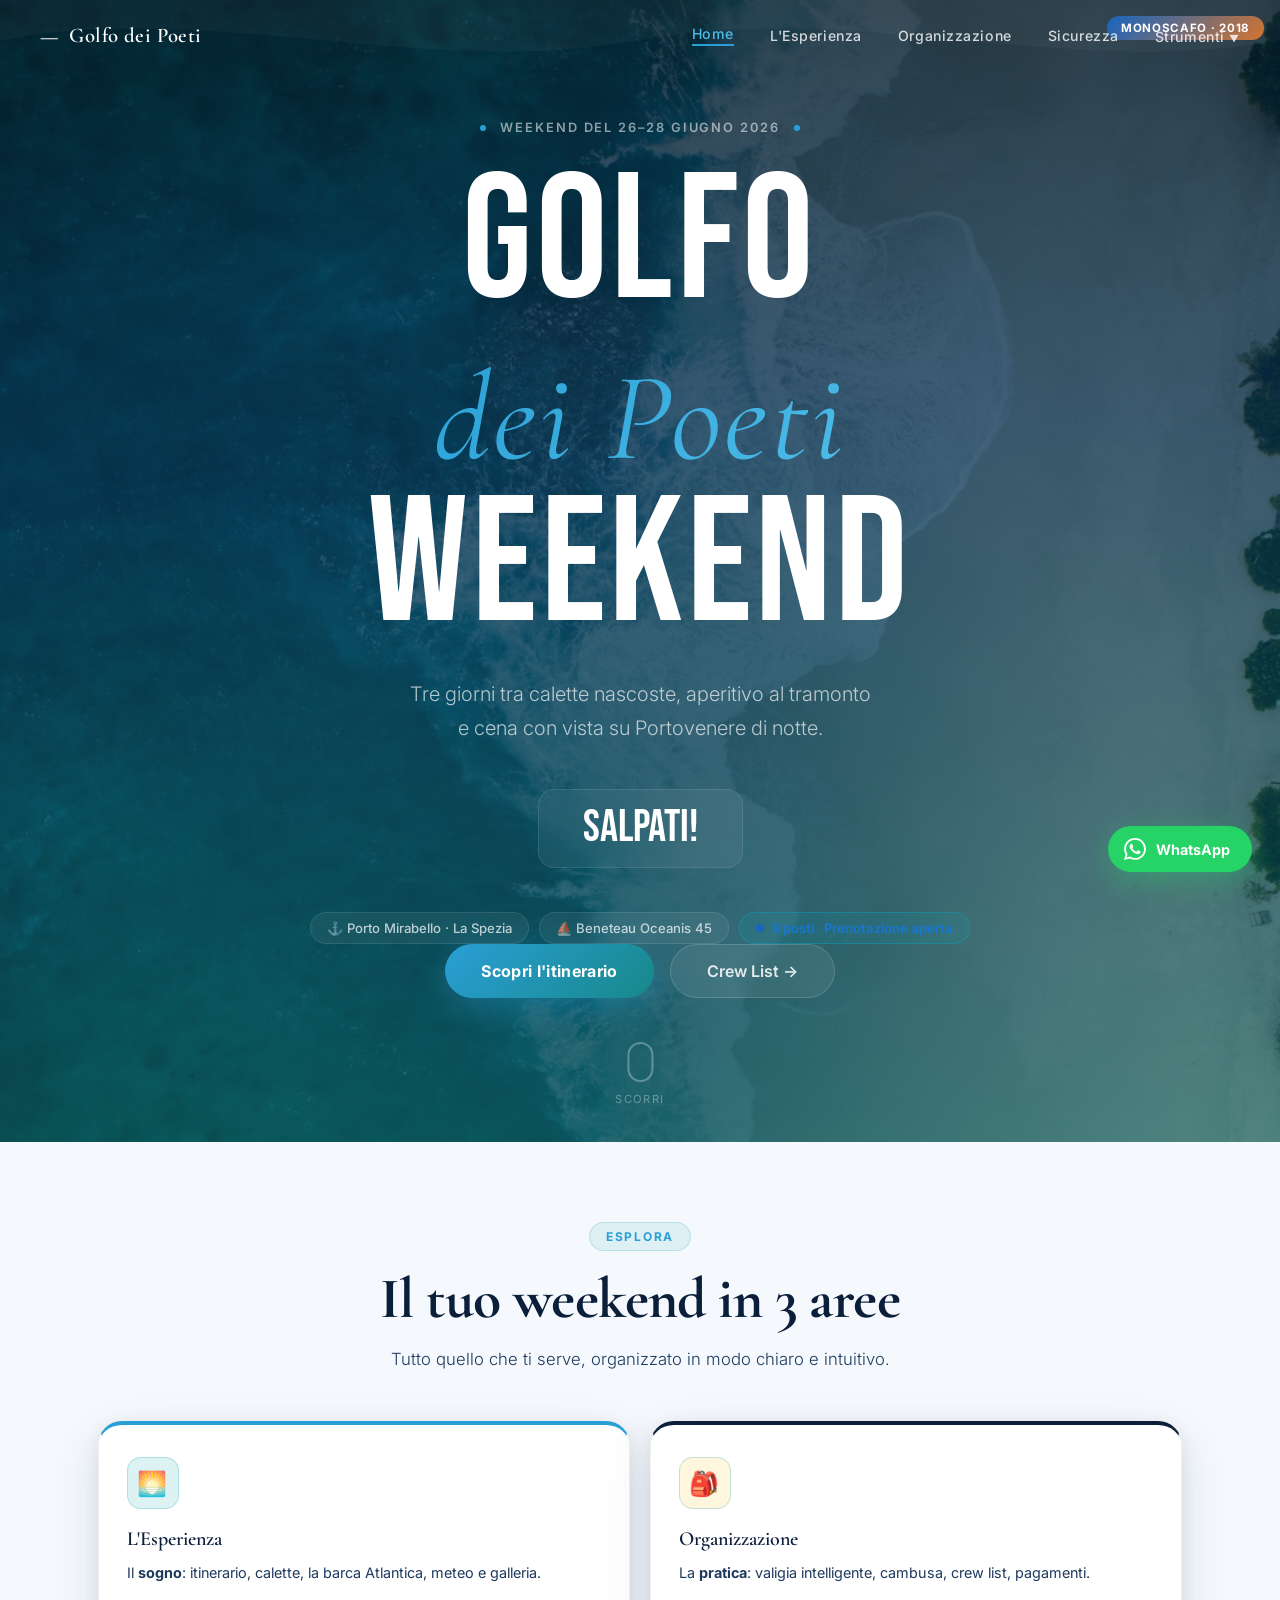
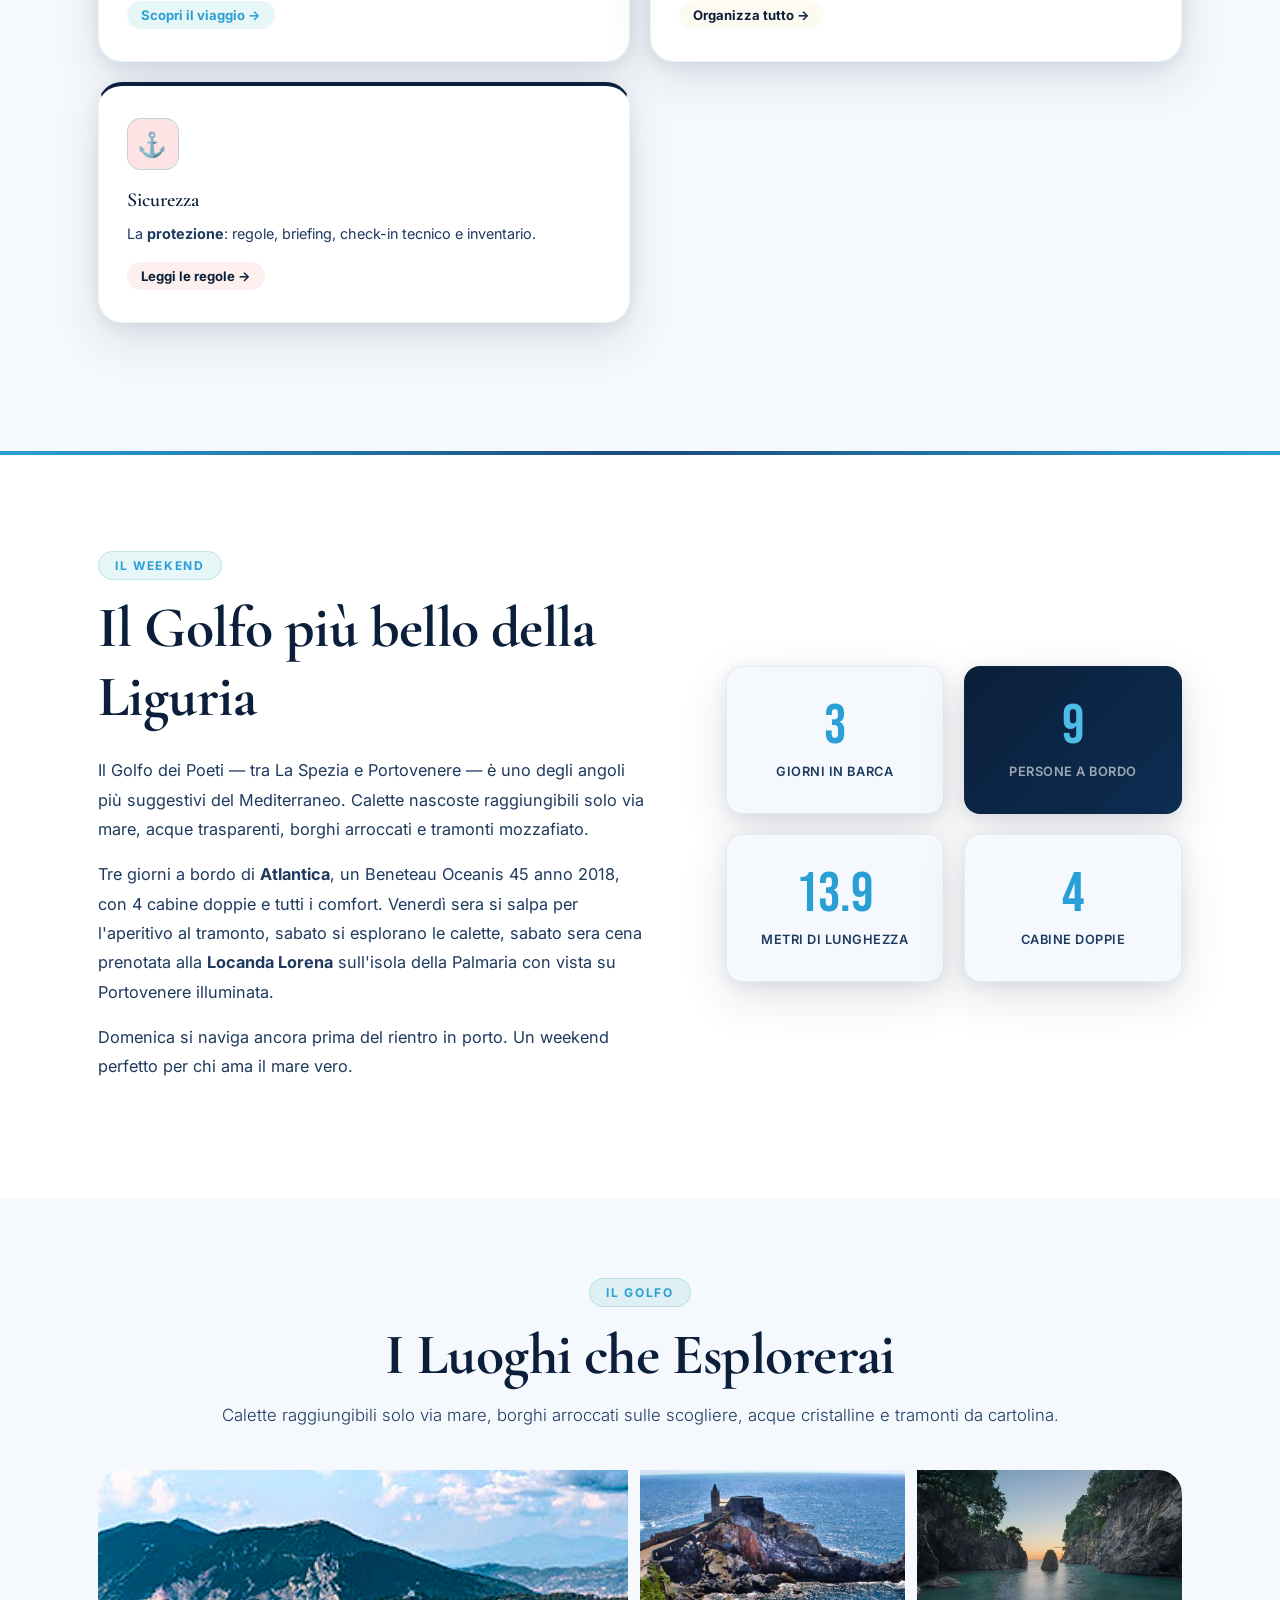
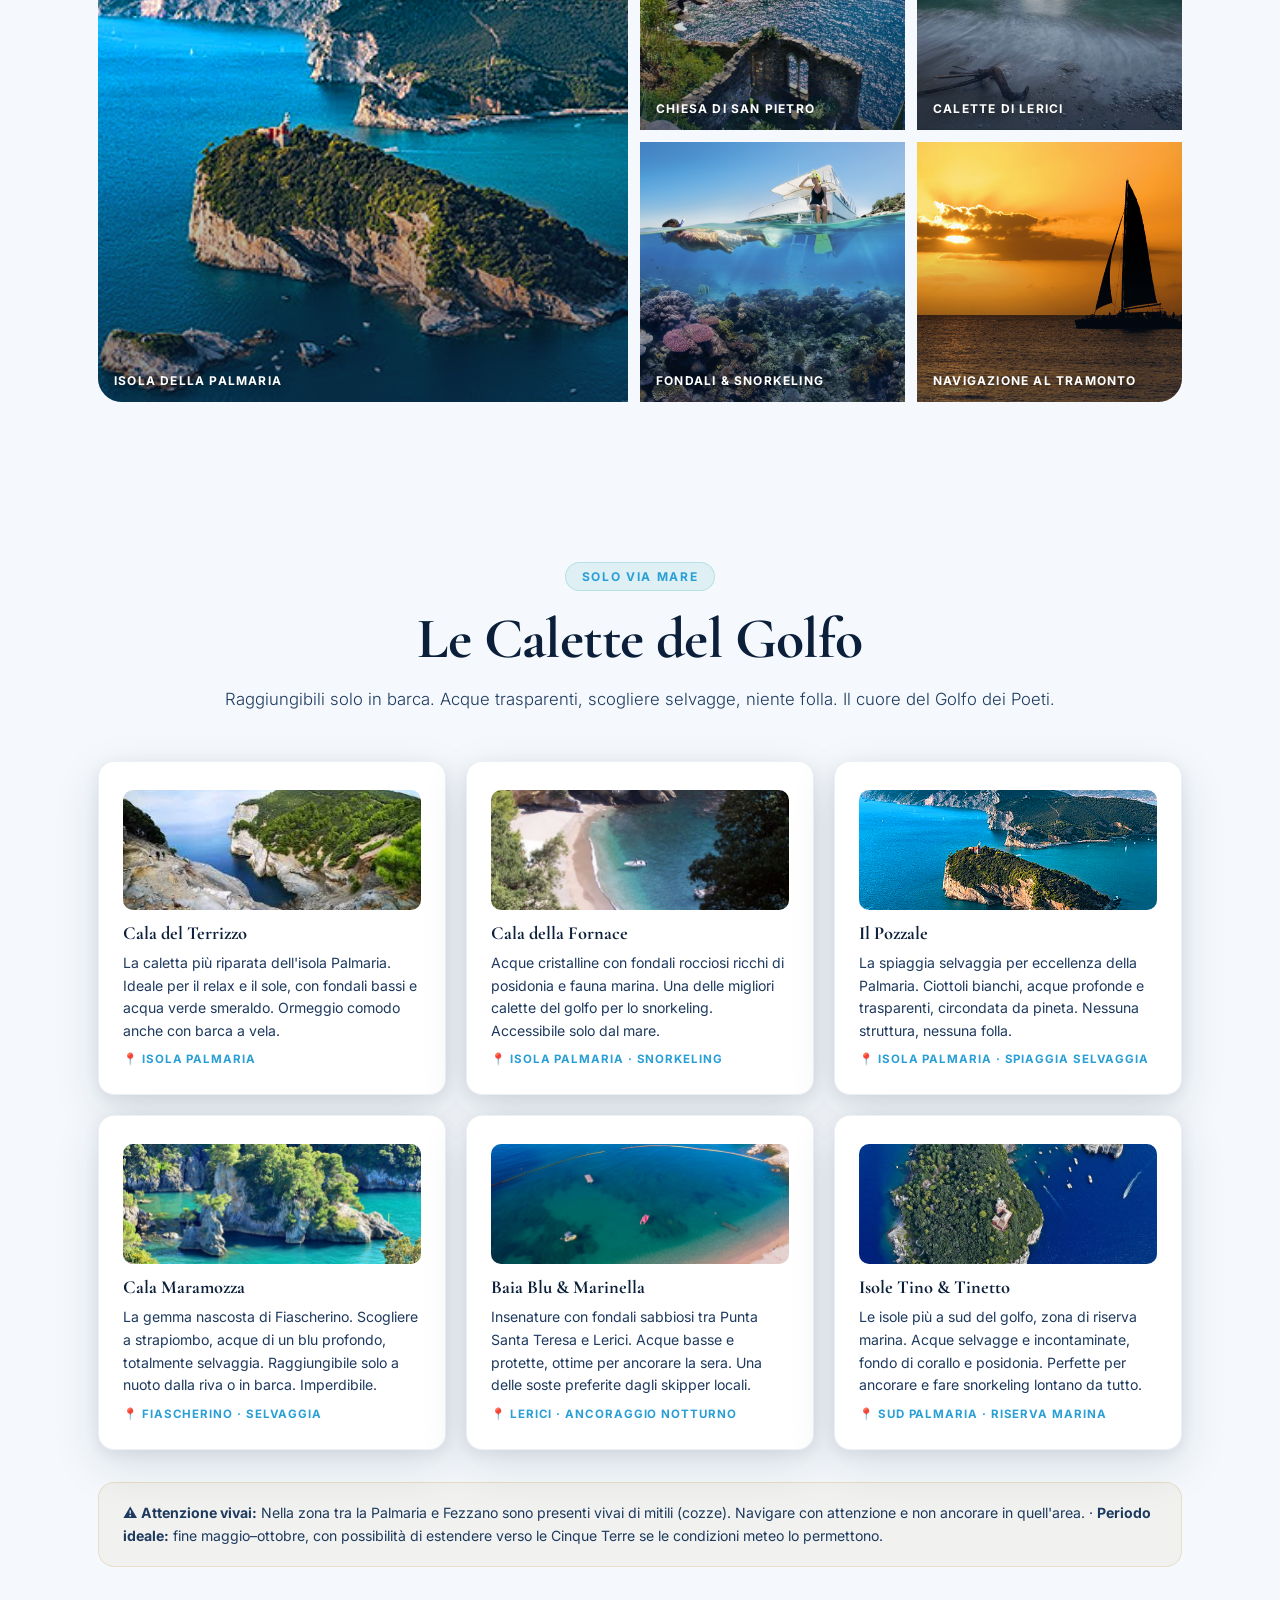
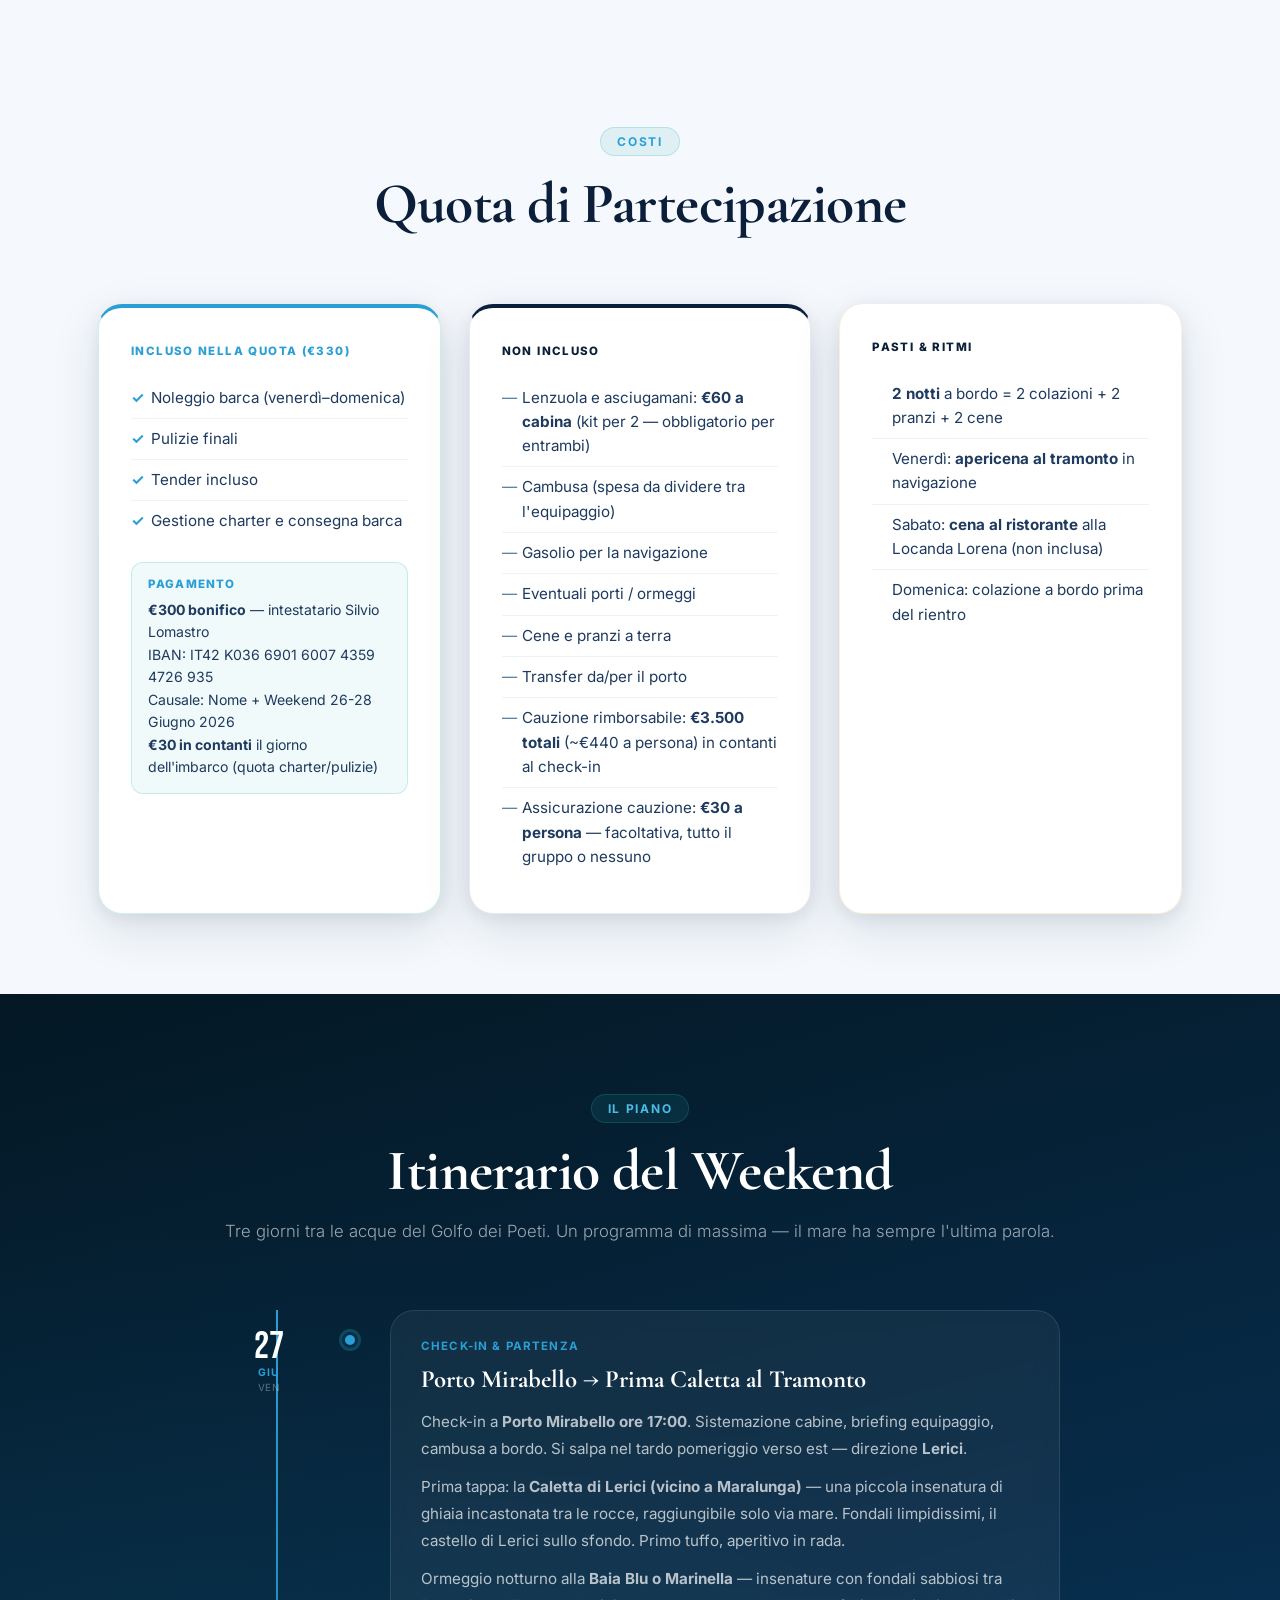
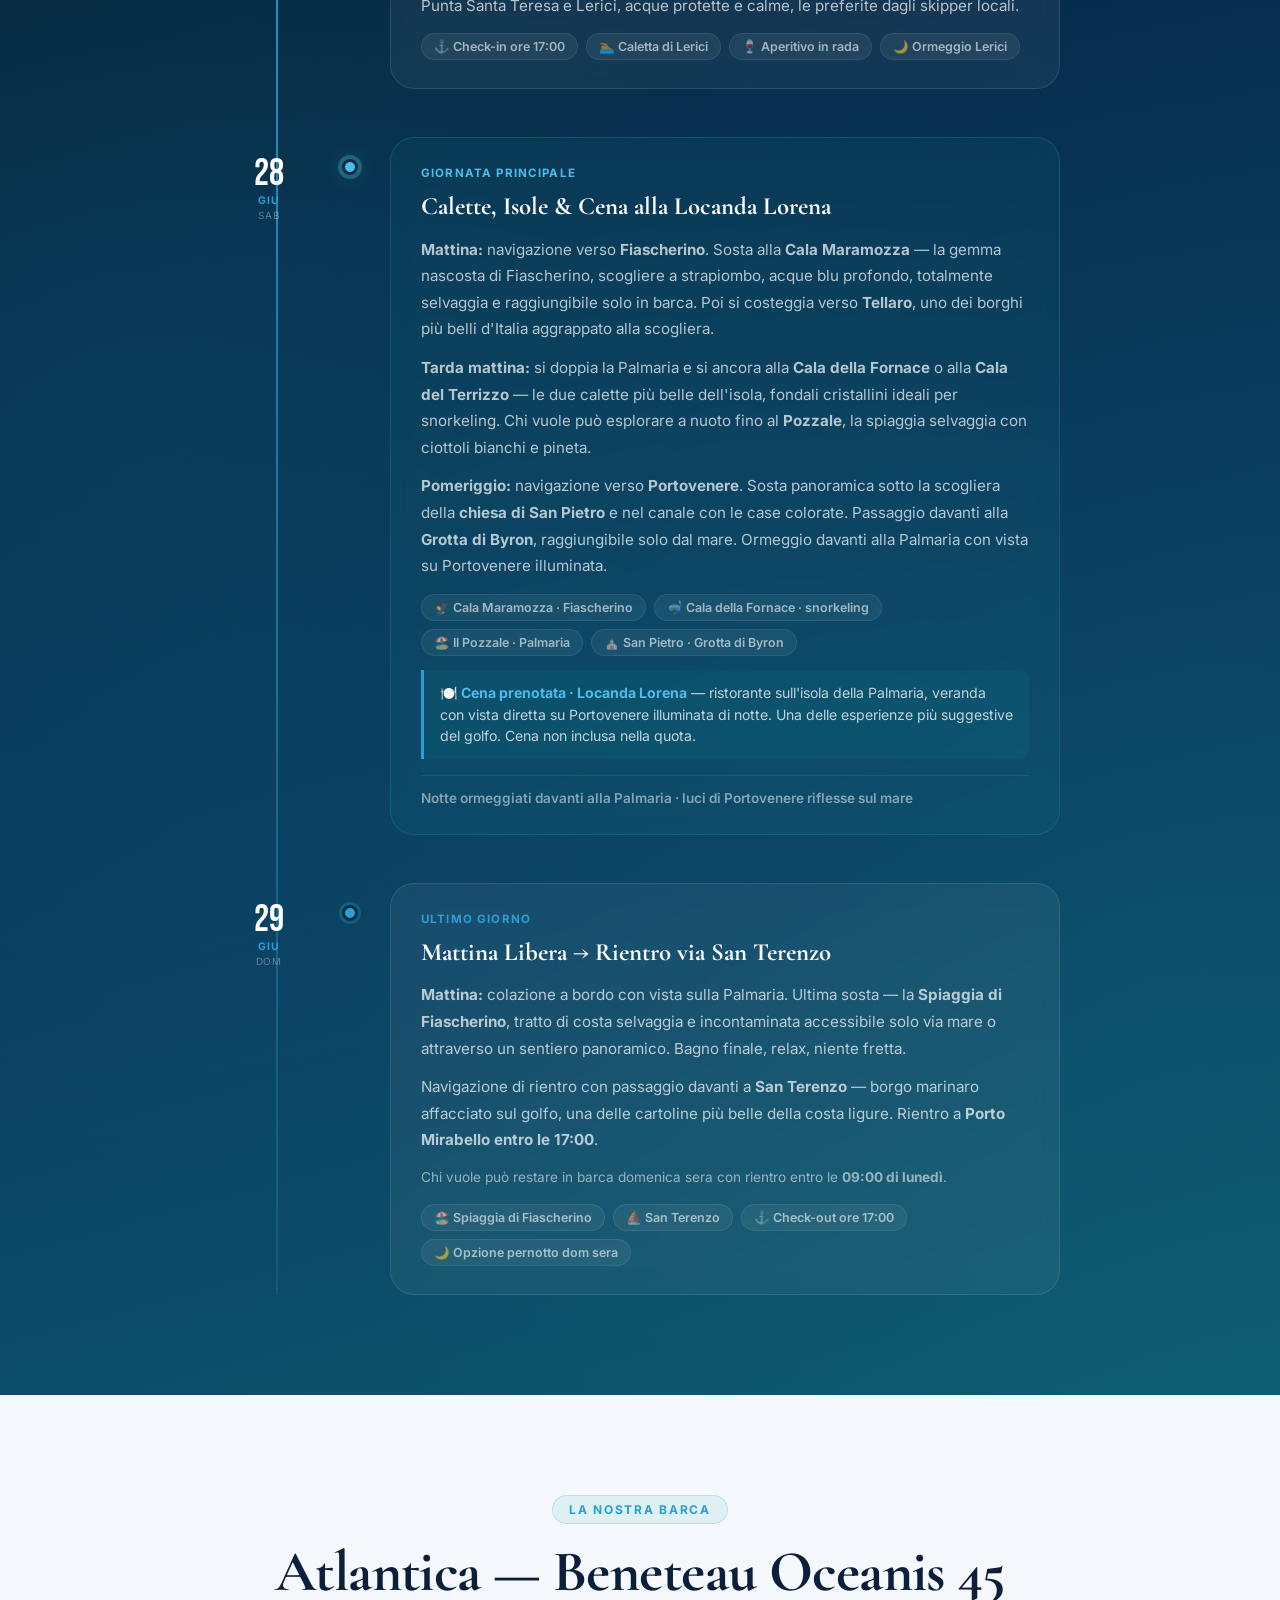
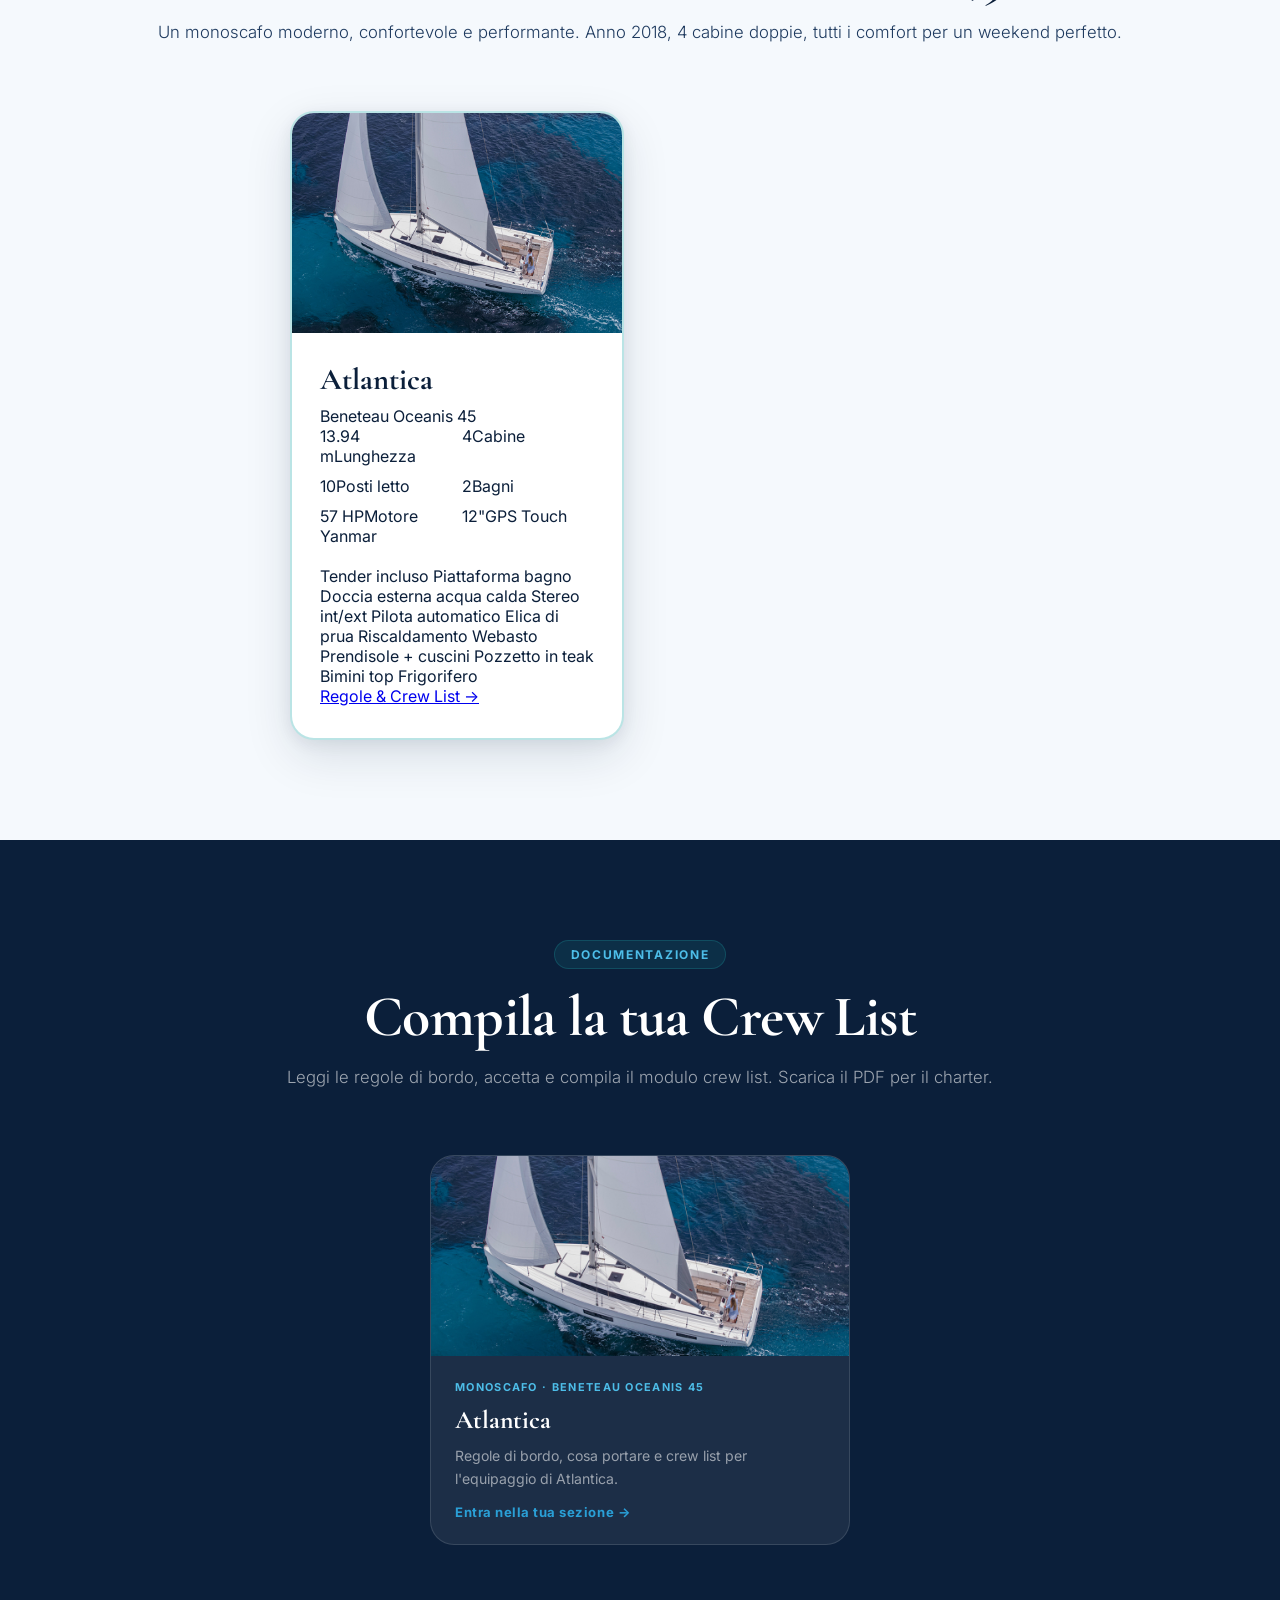
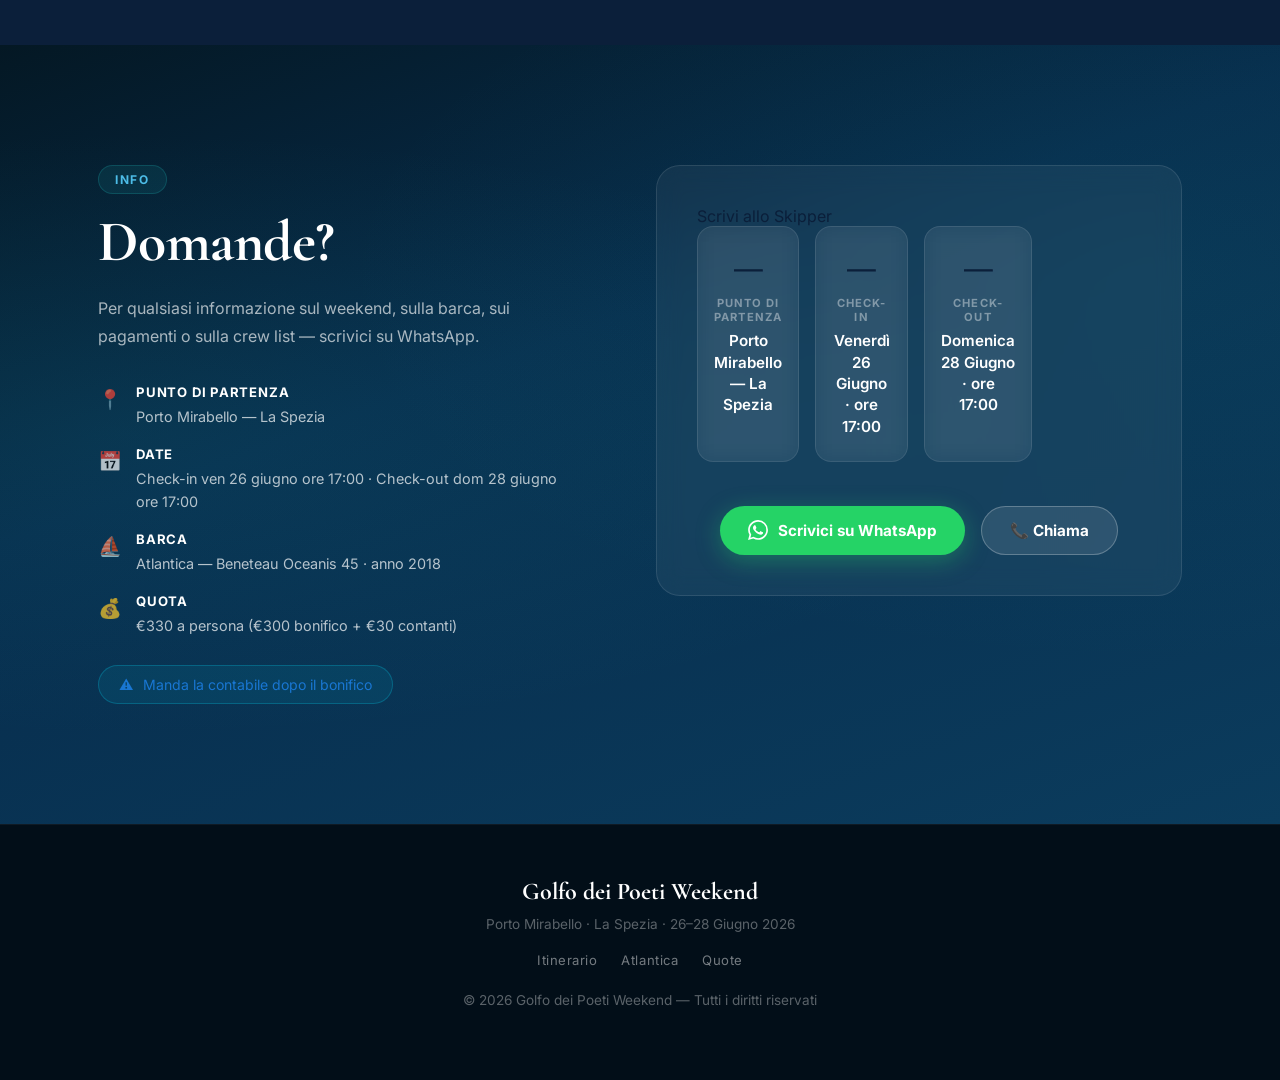
<file: index.html>
<!DOCTYPE html>
<html lang="it">
<head>
  <meta charset="UTF-8" />
  <meta name="viewport" content="width=device-width, initial-scale=1.0" />
  <title>Golfo dei Poeti Weekend — 26–28 Giugno 2026</title>
  <meta name="description" content="Weekend in barca a vela nel Golfo dei Poeti. Calette nascoste, aperitivo al tramonto, cena alla Locanda Lorena sull'isola della Palmaria. Partenza da Porto Mirabello, La Spezia." />
  <meta property="og:title" content="Golfo dei Poeti Weekend — 26–28 Giugno 2026" />
  <meta property="og:description" content="Weekend in barca a vela nel Golfo dei Poeti. Calette nascoste, tramonti mozzafiato, cena alla Locanda Lorena. Tre giorni indimenticabili." />
  <meta property="og:image" content="https://lommysly.github.io/golfo-dei-poeti-weeken/img/sailboat-anchor-sunset.jpg" />
  <meta property="og:image:width" content="1200" />
  <meta property="og:image:height" content="2136" />
  <meta property="og:type" content="website" />
  <meta property="og:url" content="https://lommysly.github.io/golfo-dei-poeti-weeken/" />
  <meta name="twitter:card" content="summary_large_image" />
  <meta name="twitter:title" content="Golfo dei Poeti Weekend — 26–28 Giugno 2026" />
  <meta name="twitter:description" content="Weekend in barca a vela nel Golfo dei Poeti. Calette nascoste, tramonti mozzafiato, cena alla Locanda Lorena." />
  <meta name="twitter:image" content="https://lommysly.github.io/golfo-dei-poeti-weeken/img/sailboat-anchor-sunset.jpg" />
  <link rel="stylesheet" href="styles.css" />
  <link rel="preconnect" href="https://fonts.googleapis.com" />
  <link rel="preconnect" href="https://fonts.gstatic.com" crossorigin />
  <link href="https://fonts.googleapis.com/css2?family=Cormorant+Garamond:ital,wght@0,300;0,400;0,600;0,700;1,300;1,400&family=Inter:wght@300;400;500;600;700&family=Bebas+Neue&display=swap" rel="stylesheet" />
</head>
<body>

  <!-- PRELOADER -->
  <div class="preloader" id="preloader">
    <div class="preloader-inner">
      <div class="preloader-wave">
        <svg viewBox="0 0 200 60" preserveAspectRatio="none">
          <path class="wave-path" d="M0,30 C50,0 100,60 150,30 C175,15 190,35 200,30" fill="none" stroke="#1CA7A8" stroke-width="2"/>
        </svg>
      </div>
      <div class="preloader-text">GOLFO DEI POETI</div>
    </div>
  </div>

  <!-- NAV -->
  <nav class="nav" id="nav">
    <div class="nav-inner">
      <a class="nav-logo" href="index.html">
        <span class="logo-icon">—</span>
        <span>Golfo dei Poeti</span>
      </a>
      <div class="nav-links">
        <a href="index.html" class="active">Home</a>
        <a href="esperienza.html">L'Esperienza</a>
        <a href="organizzazione.html">Organizzazione</a>
        <a href="sicurezza.html">Sicurezza</a>
        <div class="dropdown" id="navDropdown">
          <a href="javascript:void(0)" class="dropdown-toggle">Strumenti <span style="font-size:.7em">▼</span></a>
          <div class="dropdown-menu">
            <a href="checkin.html">Check-in Barca</a>
            <a href="inventario.html">Inventario</a>
            <a href="meteo.html">Meteo Operativo</a>
          </div>
        </div>
      </div>
      <button class="nav-burger" id="navBurger" aria-label="Menu">
        <span></span><span></span><span></span>
      </button>
    </div>
    <div class="nav-mobile" id="navMobile">
      <a href="index.html" style="color:var(--turq);font-weight:700;">Home →</a>
      <a href="esperienza.html">L'Esperienza</a>
      <a href="organizzazione.html">Organizzazione</a>
      <a href="sicurezza.html">Sicurezza</a>
      <a href="valigia.html">Valigia Intelligente</a>
      <a href="cambusa.html">Cambusa</a>
      <a href="atlantica.html#crewlist">Crew List</a>
      <a href="meteo.html">Meteo</a>
      <a href="rotta.html">Rotta</a>
      <a href="checkin.html">🔐 Check-in</a>
      <a href="inventario.html">Inventario</a>
    </div>
  </nav>

  <!-- HERO -->
  <section class="hero" id="hero">
    <div class="hero-bg">
      <video class="hero-video" autoplay muted loop playsinline poster="img/sailboat-anchor-sunset.jpg">
        <source src="img/hero-video.mp4" type="video/mp4">
      </video>
      <div class="hero-gradient"></div>
      <div class="hero-particles" id="heroParticles"></div>
    </div>
    <div class="hero-waves-top">
      <svg viewBox="0 0 1440 80" preserveAspectRatio="none"><path d="M0,40 C240,80 480,0 720,40 C960,80 1200,0 1440,40 L1440,80 L0,80Z" fill="rgba(255,255,255,0.03)"/></svg>
    </div>

    <div class="hero-content" id="heroContent">
      <div class="hero-eyebrow reveal-up">
        <span class="eyebrow-dot"></span>
        Weekend del 26–28 Giugno 2026
        <span class="eyebrow-dot"></span>
      </div>
      <h1 class="hero-title reveal-up d1">
        Golfo<br/>
        <em>dei Poeti</em><br/>
        Weekend
      </h1>
      <p class="hero-sub reveal-up d2">
        Tre giorni tra calette nascoste, aperitivo al tramonto<br/>
        e cena con vista su Portovenere di notte.
      </p>

      <!-- Countdown -->
      <div class="countdown reveal-up d3" id="countdown">
        <div class="cd-block">
          <span class="cd-num" id="cdDays">--</span>
          <span class="cd-label">giorni</span>
        </div>
        <div class="cd-sep">:</div>
        <div class="cd-block">
          <span class="cd-num" id="cdHours">--</span>
          <span class="cd-label">ore</span>
        </div>
        <div class="cd-sep">:</div>
        <div class="cd-block">
          <span class="cd-num" id="cdMins">--</span>
          <span class="cd-label">min</span>
        </div>
        <div class="cd-sep">:</div>
        <div class="cd-block">
          <span class="cd-num" id="cdSecs">--</span>
          <span class="cd-label">sec</span>
        </div>
      </div>

      <div class="hero-badges reveal-up d4">
        <span class="badge">⚓ Porto Mirabello · La Spezia</span>
        <span class="badge">⛵ Beneteau Oceanis 45</span>
        <span class="badge-availability">
          <span class="avail-dot"></span>
          9 posti · Prenotazione aperta
        </span>
      </div>

      <div class="hero-ctas reveal-up d5">
        <a href="#itinerario" class="btn-primary">Scopri l'itinerario</a>
        <a href="atlantica.html" class="btn-ghost">Crew List →</a>
      </div>
    </div>

    <div class="hero-scroll">
      <div class="scroll-indicator">
        <div class="scroll-mouse"><div class="scroll-dot"></div></div>
        <span>Scorri</span>
      </div>
    </div>
  </section>

  <!-- 3 AREE -->
  <section style="padding: 80px 0; background: var(--bg-light);">
    <div class="container">
      <div class="section-header centered" style="margin-bottom: 48px;">
        <span class="label">Esplora</span>
        <h2 class="h2">Il tuo weekend in 3 aree</h2>
        <p class="section-desc">Tutto quello che ti serve, organizzato in modo chiaro e intuitivo.</p>
      </div>
      <div class="regole-grid">
        <a href="esperienza.html" class="hub-card turq reveal-up">
          <div class="rc-icon" style="background:rgba(28,167,168,.15);color:var(--turq-light);">🌅</div>
          <h4>L'Esperienza</h4>
          <p>Il <strong>sogno</strong>: itinerario, calette, la barca Atlantica, meteo e galleria.</p>
          <span class="hub-cta">Scopri il viaggio →</span>
        </a>
        <a href="organizzazione.html" class="hub-card gold reveal-up d1">
          <div class="rc-icon" style="background:rgba(251,191,36,.15);color:#fbbf24;">🎒</div>
          <h4>Organizzazione</h4>
          <p>La <strong>pratica</strong>: valigia intelligente, cambusa, crew list, pagamenti.</p>
          <span class="hub-cta">Organizza tutto →</span>
        </a>
        <a href="sicurezza.html" class="hub-card coral reveal-up d2">
          <div class="rc-icon" style="background:rgba(239,68,68,.15);color:#f87171;">⚓</div>
          <h4>Sicurezza</h4>
          <p>La <strong>protezione</strong>: regole, briefing, check-in tecnico e inventario.</p>
          <span class="hub-cta">Leggi le regole →</span>
        </a>
      </div>
    </div>
  </section>

  <!-- INTRO -->
  <section class="intro" id="intro">
    <div class="container">
      <div class="intro-grid">
        <div class="intro-copy">
          <span class="label">Il Weekend</span>
          <h2 class="h2">Il Golfo più bello della Liguria</h2>
          <p>Il Golfo dei Poeti — tra La Spezia e Portovenere — è uno degli angoli più suggestivi del Mediterraneo. Calette nascoste raggiungibili solo via mare, acque trasparenti, borghi arroccati e tramonti mozzafiato.</p>
          <p>Tre giorni a bordo di <strong>Atlantica</strong>, un Beneteau Oceanis 45 anno 2018, con 4 cabine doppie e tutti i comfort. Venerdì sera si salpa per l'aperitivo al tramonto, sabato si esplorano le calette, sabato sera cena prenotata alla <strong>Locanda Lorena</strong> sull'isola della Palmaria con vista su Portovenere illuminata.</p>
          <p>Domenica si naviga ancora prima del rientro in porto. Un weekend perfetto per chi ama il mare vero.</p>
        </div>
        <div class="intro-stats">
          <div class="stat">
            <div class="stat-n">3</div>
            <div class="stat-l">Giorni in Barca</div>
          </div>
          <div class="stat highlight">
            <div class="stat-n">9</div>
            <div class="stat-l">Persone a Bordo</div>
          </div>
          <div class="stat">
            <div class="stat-n">13.9</div>
            <div class="stat-l">Metri di Lunghezza</div>
          </div>
          <div class="stat">
            <div class="stat-n">4</div>
            <div class="stat-l">Cabine Doppie</div>
          </div>
        </div>
      </div>
    </div>
  </section>

  <!-- GALLERIA FOTO -->
  <section class="galleria" id="galleria">
    <div class="container">
      <div class="section-header centered" style="margin-bottom:40px;">
        <span class="label">Il Golfo</span>
        <h2 class="h2">I Luoghi che Esplorerai</h2>
        <p class="section-desc">Calette raggiungibili solo via mare, borghi arroccati sulle scogliere, acque cristalline e tramonti da cartolina.</p>
      </div>
      <div class="galleria-grid">
        <div class="gal-item large" style="background-image:url('img/palmaria.jpg'); background-position:center;">
          <div class="gal-label">Isola della Palmaria</div>
        </div>
        <div class="gal-item" style="background-image:url('img/Chiesa-di-San-Pietro-vista-dai-Mulini-a-Portovenere.webp'); background-position:center top;">
          <div class="gal-label">Chiesa di San Pietro</div>
        </div>
        <div class="gal-item" style="background-image:url('img/CALETTA-LERICI-LIGURIA.webp');">
          <div class="gal-label">Calette di Lerici</div>
        </div>
        <div class="gal-item" style="background-image:url('img/Reef_Snorkelling_on_the_Great_Barrier_Reef.jpg'); background-position:center;">
          <div class="gal-label">Fondali &amp; Snorkeling</div>
        </div>
        <div class="gal-item" style="background-image:url('img/navigazione-al-tramonto.jpg'); background-position:center;">
          <div class="gal-label">Navigazione al Tramonto</div>
        </div>
      </div>
    </div>
  </section>

  <!-- LE CALETTE -->
  <section class="calette" id="calette" style="padding:80px 0; background:var(--bg-light);">
    <div class="container">
      <div class="section-header centered" style="margin-bottom:48px;">
        <span class="label">Solo via mare</span>
        <h2 class="h2">Le Calette del Golfo</h2>
        <p class="section-desc">Raggiungibili solo in barca. Acque trasparenti, scogliere selvagge, niente folla. Il cuore del Golfo dei Poeti.</p>
      </div>
      <div style="display:grid; grid-template-columns:repeat(3,1fr); gap:20px;">

        <div class="regola-card reveal-up" style="text-align:left;">
          <div style="width:100%;height:120px;border-radius:10px;margin-bottom:12px;background-image:url('img/cala-del-terrizzo.jpg');background-size:cover;background-position:center;"></div>
          <h4 style="font-family:'Cormorant Garamond',serif; font-size:1.15rem; margin-bottom:8px;">Cala del Terrizzo</h4>
          <p style="font-size:.88rem; color:var(--text-mid); line-height:1.6;">La caletta più riparata dell'isola Palmaria. Ideale per il relax e il sole, con fondali bassi e acqua verde smeraldo. Ormeggio comodo anche con barca a vela.</p>
          <div style="margin-top:10px; font-size:.72rem; font-weight:700; text-transform:uppercase; letter-spacing:.08em; color:var(--turq);">📍 Isola Palmaria</div>
        </div>

        <div class="regola-card reveal-up d1" style="text-align:left;">
          <div style="width:100%;height:120px;border-radius:10px;margin-bottom:12px;background-image:url('img/cala-della-fornace.jpg');background-size:cover;background-position:center;"></div>
          <h4 style="font-family:'Cormorant Garamond',serif; font-size:1.15rem; margin-bottom:8px;">Cala della Fornace</h4>
          <p style="font-size:.88rem; color:var(--text-mid); line-height:1.6;">Acque cristalline con fondali rocciosi ricchi di posidonia e fauna marina. Una delle migliori calette del golfo per lo snorkeling. Accessibile solo dal mare.</p>
          <div style="margin-top:10px; font-size:.72rem; font-weight:700; text-transform:uppercase; letter-spacing:.08em; color:var(--turq);">📍 Isola Palmaria · snorkeling</div>
        </div>

        <div class="regola-card reveal-up d2" style="text-align:left;">
          <div style="width:100%;height:120px;border-radius:10px;margin-bottom:12px;background-image:url('img/palmaria.jpg');background-size:cover;background-position:center;"></div>
          <h4 style="font-family:'Cormorant Garamond',serif; font-size:1.15rem; margin-bottom:8px;">Il Pozzale</h4>
          <p style="font-size:.88rem; color:var(--text-mid); line-height:1.6;">La spiaggia selvaggia per eccellenza della Palmaria. Ciottoli bianchi, acque profonde e trasparenti, circondata da pineta. Nessuna struttura, nessuna folla.</p>
          <div style="margin-top:10px; font-size:.72rem; font-weight:700; text-transform:uppercase; letter-spacing:.08em; color:var(--turq);">📍 Isola Palmaria · spiaggia selvaggia</div>
        </div>

        <div class="regola-card reveal-up" style="text-align:left;">
          <div style="width:100%;height:120px;border-radius:10px;margin-bottom:12px;background-image:url('img/cala-maramozza.jpg');background-size:cover;background-position:center;"></div>
          <h4 style="font-family:'Cormorant Garamond',serif; font-size:1.15rem; margin-bottom:8px;">Cala Maramozza</h4>
          <p style="font-size:.88rem; color:var(--text-mid); line-height:1.6;">La gemma nascosta di Fiascherino. Scogliere a strapiombo, acque di un blu profondo, totalmente selvaggia. Raggiungibile solo a nuoto dalla riva o in barca. Imperdibile.</p>
          <div style="margin-top:10px; font-size:.72rem; font-weight:700; text-transform:uppercase; letter-spacing:.08em; color:var(--turq);">📍 Fiascherino · selvaggia</div>
        </div>

        <div class="regola-card reveal-up d1" style="text-align:left;">
          <div style="width:100%;height:120px;border-radius:10px;margin-bottom:12px;background-image:url('img/baia-blu-marinella.jpg');background-size:cover;background-position:center;"></div>
          <h4 style="font-family:'Cormorant Garamond',serif; font-size:1.15rem; margin-bottom:8px;">Baia Blu &amp; Marinella</h4>
          <p style="font-size:.88rem; color:var(--text-mid); line-height:1.6;">Insenature con fondali sabbiosi tra Punta Santa Teresa e Lerici. Acque basse e protette, ottime per ancorare la sera. Una delle soste preferite dagli skipper locali.</p>
          <div style="margin-top:10px; font-size:.72rem; font-weight:700; text-transform:uppercase; letter-spacing:.08em; color:var(--turq);">📍 Lerici · ancoraggio notturno</div>
        </div>

        <div class="regola-card reveal-up d2" style="text-align:left;">
          <div style="width:100%;height:120px;border-radius:10px;margin-bottom:12px;background-image:url('img/isole-tino-tinetto.jpg');background-size:cover;background-position:center;"></div>
          <h4 style="font-family:'Cormorant Garamond',serif; font-size:1.15rem; margin-bottom:8px;">Isole Tino &amp; Tinetto</h4>
          <p style="font-size:.88rem; color:var(--text-mid); line-height:1.6;">Le isole più a sud del golfo, zona di riserva marina. Acque selvagge e incontaminate, fondo di corallo e posidonia. Perfette per ancorare e fare snorkeling lontano da tutto.</p>
          <div style="margin-top:10px; font-size:.72rem; font-weight:700; text-transform:uppercase; letter-spacing:.08em; color:var(--turq);">📍 Sud Palmaria · riserva marina</div>
        </div>

      </div>
      <div style="margin-top:32px; padding:18px 24px; background:rgba(200,168,75,.08); border:1px solid rgba(200,168,75,.25); border-radius:16px; font-size:.88rem; color:var(--text-mid); line-height:1.7;">
        ⚠️ <strong>Attenzione vivai:</strong> Nella zona tra la Palmaria e Fezzano sono presenti vivai di mitili (cozze). Navigare con attenzione e non ancorare in quell'area. · <strong>Periodo ideale:</strong> fine maggio–ottobre, con possibilità di estendere verso le Cinque Terre se le condizioni meteo lo permettono.
      </div>
    </div>
  </section>

  <!-- QUOTA DI PARTECIPAZIONE -->
  <section class="quota" id="quota">
    <div class="container">
      <div class="section-header centered">
        <span class="label">Costi</span>
        <h2 class="h2">Quota di Partecipazione</h2>
      </div>
      <div class="quota-grid">
        <div class="quota-card incluso reveal-up">
          <div class="quota-card-title">Incluso nella quota (€330)</div>
          <ul class="quota-list">
            <li>Noleggio barca (venerdì–domenica)</li>
            <li>Pulizie finali</li>
            <li>Tender incluso</li>
            <li>Gestione charter e consegna barca</li>
          </ul>
          <div style="margin-top:20px; padding:14px 16px; background:rgba(28,167,168,.06); border-radius:12px; border:1px solid rgba(28,167,168,.2);">
            <div style="font-size:.72rem; font-weight:800; text-transform:uppercase; letter-spacing:.1em; color:var(--turq); margin-bottom:8px;">Pagamento</div>
            <p style="font-size:.88rem; color:var(--text-mid); line-height:1.6;"><strong>€300 bonifico</strong> — intestatario Silvio Lomastro<br/>IBAN: IT42 K036 6901 6007 4359 4726 935<br/>Causale: Nome + Weekend 26-28 Giugno 2026<br/><strong>€30 in contanti</strong> il giorno dell'imbarco (quota charter/pulizie)</p>
          </div>
        </div>
        <div class="quota-card non-incluso reveal-up d1">
          <div class="quota-card-title">Non incluso</div>
          <ul class="quota-list">
            <li>Lenzuola e asciugamani: <strong>€60 a cabina</strong> (kit per 2 — obbligatorio per entrambi)</li>
            <li>Cambusa (spesa da dividere tra l'equipaggio)</li>
            <li>Gasolio per la navigazione</li>
            <li>Eventuali porti / ormeggi</li>
            <li>Cene e pranzi a terra</li>
            <li>Transfer da/per il porto</li>
            <li>Cauzione rimborsabile: <strong>€3.500 totali</strong> (~€440 a persona) in contanti al check-in</li>
            <li>Assicurazione cauzione: <strong>€30 a persona</strong> — facoltativa, tutto il gruppo o nessuno</li>
          </ul>
        </div>
        <div class="quota-card pasti reveal-up d2">
          <div class="quota-card-title">Pasti &amp; Ritmi</div>
          <ul class="quota-list">
            <li><strong>2 notti</strong> a bordo = 2 colazioni + 2 pranzi + 2 cene</li>
            <li>Venerdì: <strong>apericena al tramonto</strong> in navigazione</li>
            <li>Sabato: <strong>cena al ristorante</strong> alla Locanda Lorena (non inclusa)</li>
            <li>Domenica: colazione a bordo prima del rientro</li>
          </ul>
        </div>
      </div>
    </div>
  </section>

  <!-- ITINERARIO -->
  <section class="itinerario" id="itinerario">
    <div class="itinerario-bg"></div>
    <div class="container" style="position:relative;z-index:1;">
      <div class="section-header centered">
        <span class="label light">Il Piano</span>
        <h2 class="h2 light">Itinerario del Weekend</h2>
        <p class="section-desc" style="color:rgba(255,255,255,.6)">Tre giorni tra le acque del Golfo dei Poeti. Un programma di massima — il mare ha sempre l'ultima parola.</p>
      </div>

      <div class="timeline-v">

        <!-- G1 — Venerdì -->
        <div class="tl-item reveal-up">
          <div class="tl-date">
            <div class="tl-day">27</div>
            <div class="tl-month">GIU</div>
            <div class="tl-wd">VEN</div>
          </div>
          <div class="tl-line">
            <div class="tl-dot"></div>
          </div>
          <div class="tl-card">
            <div class="tl-card-tag">Check-in &amp; Partenza</div>
            <h3>Porto Mirabello → Prima Caletta al Tramonto</h3>
            <p>Check-in a <strong>Porto Mirabello ore 17:00</strong>. Sistemazione cabine, briefing equipaggio, cambusa a bordo. Si salpa nel tardo pomeriggio verso est — direzione <strong>Lerici</strong>.</p>
            <p>Prima tappa: la <strong>Caletta di Lerici (vicino a Maralunga)</strong> — una piccola insenatura di ghiaia incastonata tra le rocce, raggiungibile solo via mare. Fondali limpidissimi, il castello di Lerici sullo sfondo. Primo tuffo, aperitivo in rada.</p>
            <p>Ormeggio notturno alla <strong>Baia Blu o Marinella</strong> — insenature con fondali sabbiosi tra Punta Santa Teresa e Lerici, acque protette e calme, le preferite dagli skipper locali.</p>
            <div class="tl-tags">
              <span>⚓ Check-in ore 17:00</span>
              <span>🏊 Caletta di Lerici</span>
              <span>🍷 Aperitivo in rada</span>
              <span>🌙 Ormeggio Lerici</span>
            </div>
          </div>
        </div>

        <!-- G2 — Sabato -->
        <div class="tl-item reveal-up d1">
          <div class="tl-date">
            <div class="tl-day">28</div>
            <div class="tl-month">GIU</div>
            <div class="tl-wd">SAB</div>
          </div>
          <div class="tl-line">
            <div class="tl-dot star-dot"></div>
          </div>
          <div class="tl-card star-card">
            <div class="tl-card-tag star-tag">Giornata Principale</div>
            <h3>Calette, Isole &amp; Cena alla Locanda Lorena</h3>
            <p><strong>Mattina:</strong> navigazione verso <strong>Fiascherino</strong>. Sosta alla <strong>Cala Maramozza</strong> — la gemma nascosta di Fiascherino, scogliere a strapiombo, acque blu profondo, totalmente selvaggia e raggiungibile solo in barca. Poi si costeggia verso <strong>Tellaro</strong>, uno dei borghi più belli d'Italia aggrappato alla scogliera.</p>
            <p><strong>Tarda mattina:</strong> si doppia la Palmaria e si ancora alla <strong>Cala della Fornace</strong> o alla <strong>Cala del Terrizzo</strong> — le due calette più belle dell'isola, fondali cristallini ideali per snorkeling. Chi vuole può esplorare a nuoto fino al <strong>Pozzale</strong>, la spiaggia selvaggia con ciottoli bianchi e pineta.</p>
            <p><strong>Pomeriggio:</strong> navigazione verso <strong>Portovenere</strong>. Sosta panoramica sotto la scogliera della <strong>chiesa di San Pietro</strong> e nel canale con le case colorate. Passaggio davanti alla <strong>Grotta di Byron</strong>, raggiungibile solo dal mare. Ormeggio davanti alla Palmaria con vista su Portovenere illuminata.</p>
            <div class="tl-tags">
              <span>🦅 Cala Maramozza · Fiascherino</span>
              <span>🤿 Cala della Fornace · snorkeling</span>
              <span>🏖️ Il Pozzale · Palmaria</span>
              <span>⛪ San Pietro · Grotta di Byron</span>
            </div>
            <div class="cambusa-note">
              <strong>🍽️ Cena prenotata · Locanda Lorena</strong> — ristorante sull'isola della Palmaria, veranda con vista diretta su Portovenere illuminata di notte. Una delle esperienze più suggestive del golfo. Cena non inclusa nella quota.
            </div>
            <div class="tl-overnight">Notte ormeggiati davanti alla Palmaria · luci di Portovenere riflesse sul mare</div>
          </div>
        </div>

        <!-- G3 — Domenica -->
        <div class="tl-item reveal-up d2">
          <div class="tl-date">
            <div class="tl-day">29</div>
            <div class="tl-month">GIU</div>
            <div class="tl-wd">DOM</div>
          </div>
          <div class="tl-line">
            <div class="tl-dot"></div>
          </div>
          <div class="tl-card">
            <div class="tl-card-tag">Ultimo Giorno</div>
            <h3>Mattina Libera → Rientro via San Terenzo</h3>
            <p><strong>Mattina:</strong> colazione a bordo con vista sulla Palmaria. Ultima sosta — la <strong>Spiaggia di Fiascherino</strong>, tratto di costa selvaggia e incontaminata accessibile solo via mare o attraverso un sentiero panoramico. Bagno finale, relax, niente fretta.</p>
            <p>Navigazione di rientro con passaggio davanti a <strong>San Terenzo</strong> — borgo marinaro affacciato sul golfo, una delle cartoline più belle della costa ligure. Rientro a <strong>Porto Mirabello entro le 17:00</strong>.</p>
            <p style="font-size:.85rem; color:rgba(255,255,255,.55); margin-top:8px;">Chi vuole può restare in barca domenica sera con rientro entro le <strong>09:00 di lunedì</strong>.</p>
            <div class="tl-tags">
              <span>🏖️ Spiaggia di Fiascherino</span>
              <span>⛵ San Terenzo</span>
              <span>⚓ Check-out ore 17:00</span>
              <span>🌙 Opzione pernotto dom sera</span>
            </div>
          </div>
        </div>

      </div>
    </div>
  </section>

  <!-- LA BARCA -->
  <section class="barche" id="barche">
    <div class="container">
      <div class="section-header centered">
        <span class="label">La Nostra Barca</span>
        <h2 class="h2">Atlantica — Beneteau Oceanis 45</h2>
        <p class="section-desc">Un monoscafo moderno, confortevole e performante. Anno 2018, 4 cabine doppie, tutti i comfort per un weekend perfetto.</p>
      </div>
      <div class="barche-grid" style="max-width:700px; margin:0 auto;">
        <div class="barca-card featured reveal-up">
          <div class="barca-visual">
            <div class="barca-visual-inner oceanis" style="background-image:url('img/atlantica.jpg'); background-size:cover; background-position:center;"></div>
          </div>
          <div class="barca-body">
            <div class="barca-header">
              <div>
                <div class="barca-badge">Monoscafo · 2018</div>
                <h3 class="barca-name">Atlantica</h3>
                <div class="barca-model">Beneteau Oceanis 45</div>
              </div>
            </div>
            <div class="barca-specs">
              <div class="bs-item"><span class="bs-val">13.94 m</span><span class="bs-label">Lunghezza</span></div>
              <div class="bs-item"><span class="bs-val">4</span><span class="bs-label">Cabine</span></div>
              <div class="bs-item"><span class="bs-val">10</span><span class="bs-label">Posti letto</span></div>
              <div class="bs-item"><span class="bs-val">2</span><span class="bs-label">Bagni</span></div>
              <div class="bs-item"><span class="bs-val">57 HP</span><span class="bs-label">Motore Yanmar</span></div>
              <div class="bs-item"><span class="bs-val">12"</span><span class="bs-label">GPS Touch</span></div>
            </div>
            <div class="barca-features">
              <span>Tender incluso</span>
              <span>Piattaforma bagno</span>
              <span>Doccia esterna acqua calda</span>
              <span>Stereo int/ext</span>
              <span>Pilota automatico</span>
              <span>Elica di prua</span>
              <span>Riscaldamento Webasto</span>
              <span>Prendisole + cuscini</span>
              <span>Pozzetto in teak</span>
              <span>Bimini top</span>
              <span>Frigorifero</span>
            </div>
            <a href="atlantica.html" class="barca-cta">Regole &amp; Crew List →</a>
          </div>
        </div>
      </div>
    </div>
  </section>

  <!-- LA TUA SEZIONE -->
  <section class="page-links" id="pagine">
    <div class="container">
      <div class="section-header centered">
        <span class="label light">Documentazione</span>
        <h2 class="h2 light">Compila la tua Crew List</h2>
        <p class="section-desc light">Leggi le regole di bordo, accetta e compila il modulo crew list. Scarica il PDF per il charter.</p>
      </div>
      <div style="display:flex; justify-content:center; margin-top:40px;">
        <a href="atlantica.html" class="pl-card reveal-up" style="max-width:420px; width:100%;">
          <div class="pl-img" style="background-image:url('img/atlantica.jpg'); background-color:#0b3c5d;"></div>
          <div class="pl-body">
            <div class="pl-label">Monoscafo · Beneteau Oceanis 45</div>
            <div class="pl-title">Atlantica</div>
            <div class="pl-desc">Regole di bordo, cosa portare e crew list per l'equipaggio di Atlantica.</div>
            <div class="pl-cta">Entra nella tua sezione →</div>
          </div>
        </a>
      </div>
    </div>
  </section>

  <!-- CONTATTI -->
  <section class="contatti" id="contatti">
    <div class="contatti-bg"></div>
    <div class="container">
      <div class="contatti-inner">
        <div class="contatti-copy">
          <span class="label light">Info</span>
          <h2 class="h2 light">Domande?</h2>
          <p>Per qualsiasi informazione sul weekend, sulla barca, sui pagamenti o sulla crew list — scrivici su WhatsApp.</p>
          <div class="contatti-info">
            <div class="ci-item">
              <span>📍</span>
              <div><strong>Punto di Partenza</strong>Porto Mirabello — La Spezia</div>
            </div>
            <div class="ci-item">
              <span>📅</span>
              <div><strong>Date</strong>Check-in ven 26 giugno ore 17:00 · Check-out dom 28 giugno ore 17:00</div>
            </div>
            <div class="ci-item">
              <span>⛵</span>
              <div><strong>Barca</strong>Atlantica — Beneteau Oceanis 45 · anno 2018</div>
            </div>
            <div class="ci-item">
              <span>💰</span>
              <div><strong>Quota</strong>€330 a persona (€300 bonifico + €30 contanti)</div>
            </div>
          </div>
          <div class="avail-warning">
            <span>⚠️</span>
            Manda la contabile dopo il bonifico
          </div>
        </div>
        <div class="contatti-form">
          <div class="cf-title">Scrivi allo Skipper</div>
          <div class="contatti-cards">
            <div class="cc-card reveal-left">
              <div class="cc-icon">—</div>
              <div class="cc-label">Punto di Partenza</div>
              <div class="cc-val">Porto Mirabello — La Spezia</div>
            </div>
            <div class="cc-card reveal-up d1">
              <div class="cc-icon">—</div>
              <div class="cc-label">Check-in</div>
              <div class="cc-val">Venerdì 26 Giugno · ore 17:00</div>
            </div>
            <div class="cc-card reveal-up d2">
              <div class="cc-icon">—</div>
              <div class="cc-label">Check-out</div>
              <div class="cc-val">Domenica 28 Giugno · ore 17:00</div>
            </div>
          </div>
          <div class="contatti-btns reveal-up">
            <a href="https://wa.me/393518447888?text=Ciao!%20Ti%20scrivo%20per%20il%20weekend%20Golfo%20dei%20Poeti%20%E2%9B%B5" class="btn-wa-big" target="_blank" rel="noopener">
              <svg viewBox="0 0 24 24" fill="currentColor"><path d="M17.472 14.382c-.297-.149-1.758-.867-2.03-.967-.273-.099-.471-.148-.67.15-.197.297-.767.966-.94 1.164-.173.199-.347.223-.644.075-.297-.15-1.255-.463-2.39-1.475-.883-.788-1.48-1.761-1.653-2.059-.173-.297-.018-.458.13-.606.134-.133.298-.347.446-.52.149-.174.198-.298.298-.497.099-.198.05-.371-.025-.52-.075-.149-.669-1.612-.916-2.207-.242-.579-.487-.5-.669-.51-.173-.008-.371-.01-.57-.01-.198 0-.52.074-.792.372-.272.297-1.04 1.016-1.04 2.479 0 1.462 1.065 2.875 1.213 3.074.149.198 2.096 3.2 5.077 4.487.709.306 1.262.489 1.694.625.712.227 1.36.195 1.871.118.571-.085 1.758-.719 2.006-1.413.248-.694.248-1.289.173-1.413-.074-.124-.272-.198-.57-.347m-5.421 7.403h-.004a9.87 9.87 0 01-5.031-1.378l-.361-.214-3.741.982.998-3.648-.235-.374a9.86 9.86 0 01-1.51-5.26c.001-5.45 4.436-9.884 9.888-9.884 2.64 0 5.122 1.03 6.988 2.898a9.825 9.825 0 012.893 6.994c-.003 5.45-4.437 9.884-9.885 9.884m8.413-18.297A11.815 11.815 0 0012.05 0C5.495 0 .16 5.335.157 11.892c0 2.096.547 4.142 1.588 5.945L.057 24l6.305-1.654a11.882 11.882 0 005.683 1.448h.005c6.554 0 11.89-5.335 11.893-11.893a11.821 11.821 0 00-3.48-8.413Z"/></svg>
              <span>Scrivici su WhatsApp</span>
            </a>
            <a href="tel:+393518447888" class="btn-call-big">📞 Chiama</a>
          </div>
        </div>
      </div>
    </div>
  </section>

  <!-- FOOTER -->
  <footer class="footer">
    <div class="container">
      <div class="footer-logo">Golfo dei Poeti Weekend</div>
      <p>Porto Mirabello · La Spezia · 26–28 Giugno 2026</p>
      <div class="footer-links">
        <a href="#itinerario">Itinerario</a>
        <a href="atlantica.html">Atlantica</a>
        <a href="#quota">Quote</a>
      </div>
      <p class="footer-copy">© 2026 Golfo dei Poeti Weekend — Tutti i diritti riservati</p>
    </div>
  </footer>

  <!-- WhatsApp FAB -->
  <a href="https://wa.me/393518447888?text=Ciao!%20Ti%20scrivo%20per%20il%20weekend%20Golfo%20dei%20Poeti%20%E2%9B%B5" class="whatsapp-btn" target="_blank" rel="noopener">
    <svg viewBox="0 0 24 24" fill="currentColor"><path d="M17.472 14.382c-.297-.149-1.758-.867-2.03-.967-.273-.099-.471-.148-.67.15-.197.297-.767.966-.94 1.164-.173.199-.347.223-.644.075-.297-.15-1.255-.463-2.39-1.475-.883-.788-1.48-1.761-1.653-2.059-.173-.297-.018-.458.13-.606.134-.133.298-.347.446-.52.149-.174.198-.298.298-.497.099-.198.05-.371-.025-.52-.075-.149-.669-1.612-.916-2.207-.242-.579-.487-.5-.669-.51-.173-.008-.371-.01-.57-.01-.198 0-.52.074-.792.372-.272.297-1.04 1.016-1.04 2.479 0 1.462 1.065 2.875 1.213 3.074.149.198 2.096 3.2 5.077 4.487.709.306 1.262.489 1.694.625.712.227 1.36.195 1.871.118.571-.085 1.758-.719 2.006-1.413.248-.694.248-1.289.173-1.413-.074-.124-.272-.198-.57-.347m-5.421 7.403h-.004a9.87 9.87 0 01-5.031-1.378l-.361-.214-3.741.982.998-3.648-.235-.374a9.86 9.86 0 01-1.51-5.26c.001-5.45 4.436-9.884 9.888-9.884 2.64 0 5.122 1.03 6.988 2.898a9.825 9.825 0 012.893 6.994c-.003 5.45-4.437 9.884-9.885 9.884m8.413-18.297A11.815 11.815 0 0012.05 0C5.495 0 .16 5.335.157 11.892c0 2.096.547 4.142 1.588 5.945L.057 24l6.305-1.654a11.882 11.882 0 005.683 1.448h.005c6.554 0 11.89-5.335 11.893-11.893a11.821 11.821 0 00-3.48-8.413Z"/></svg>
    <span>WhatsApp</span>
  </a>

  <script src="script.js"></script>
</body>
</html>
</file>
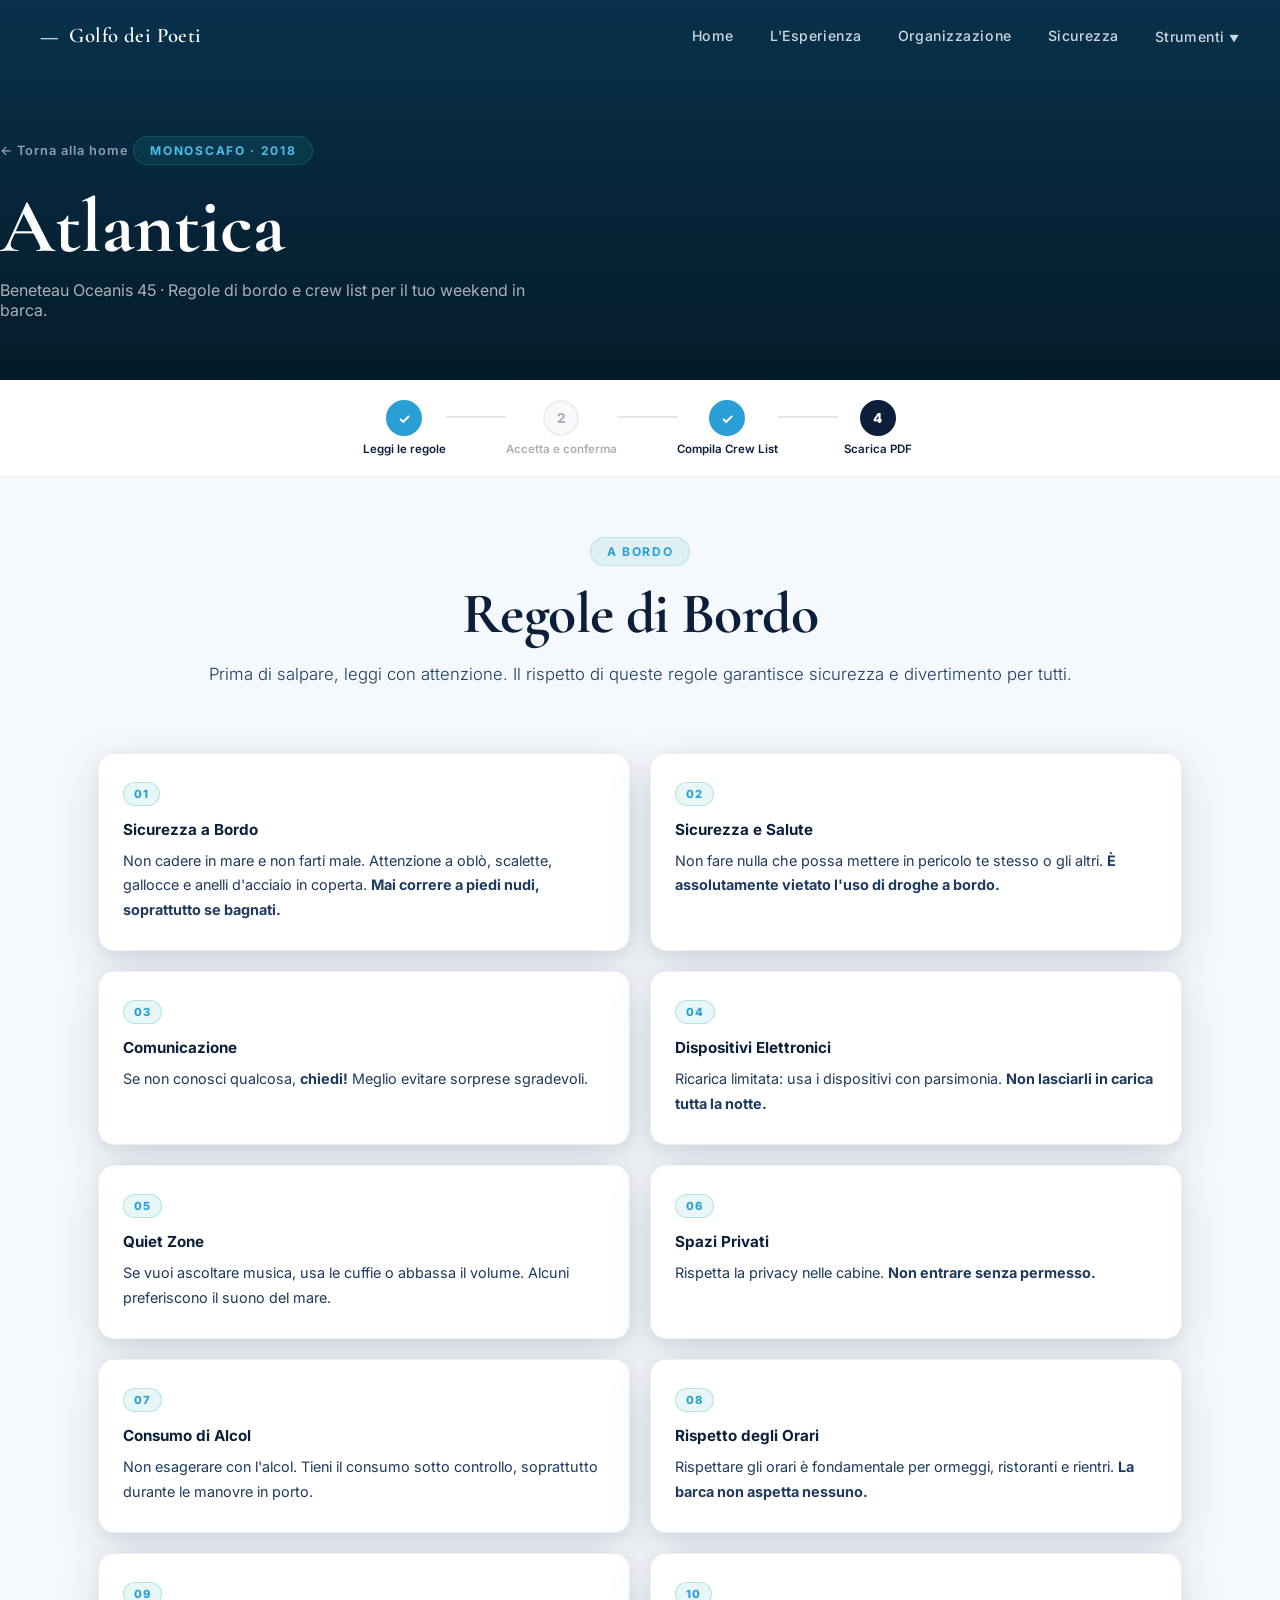
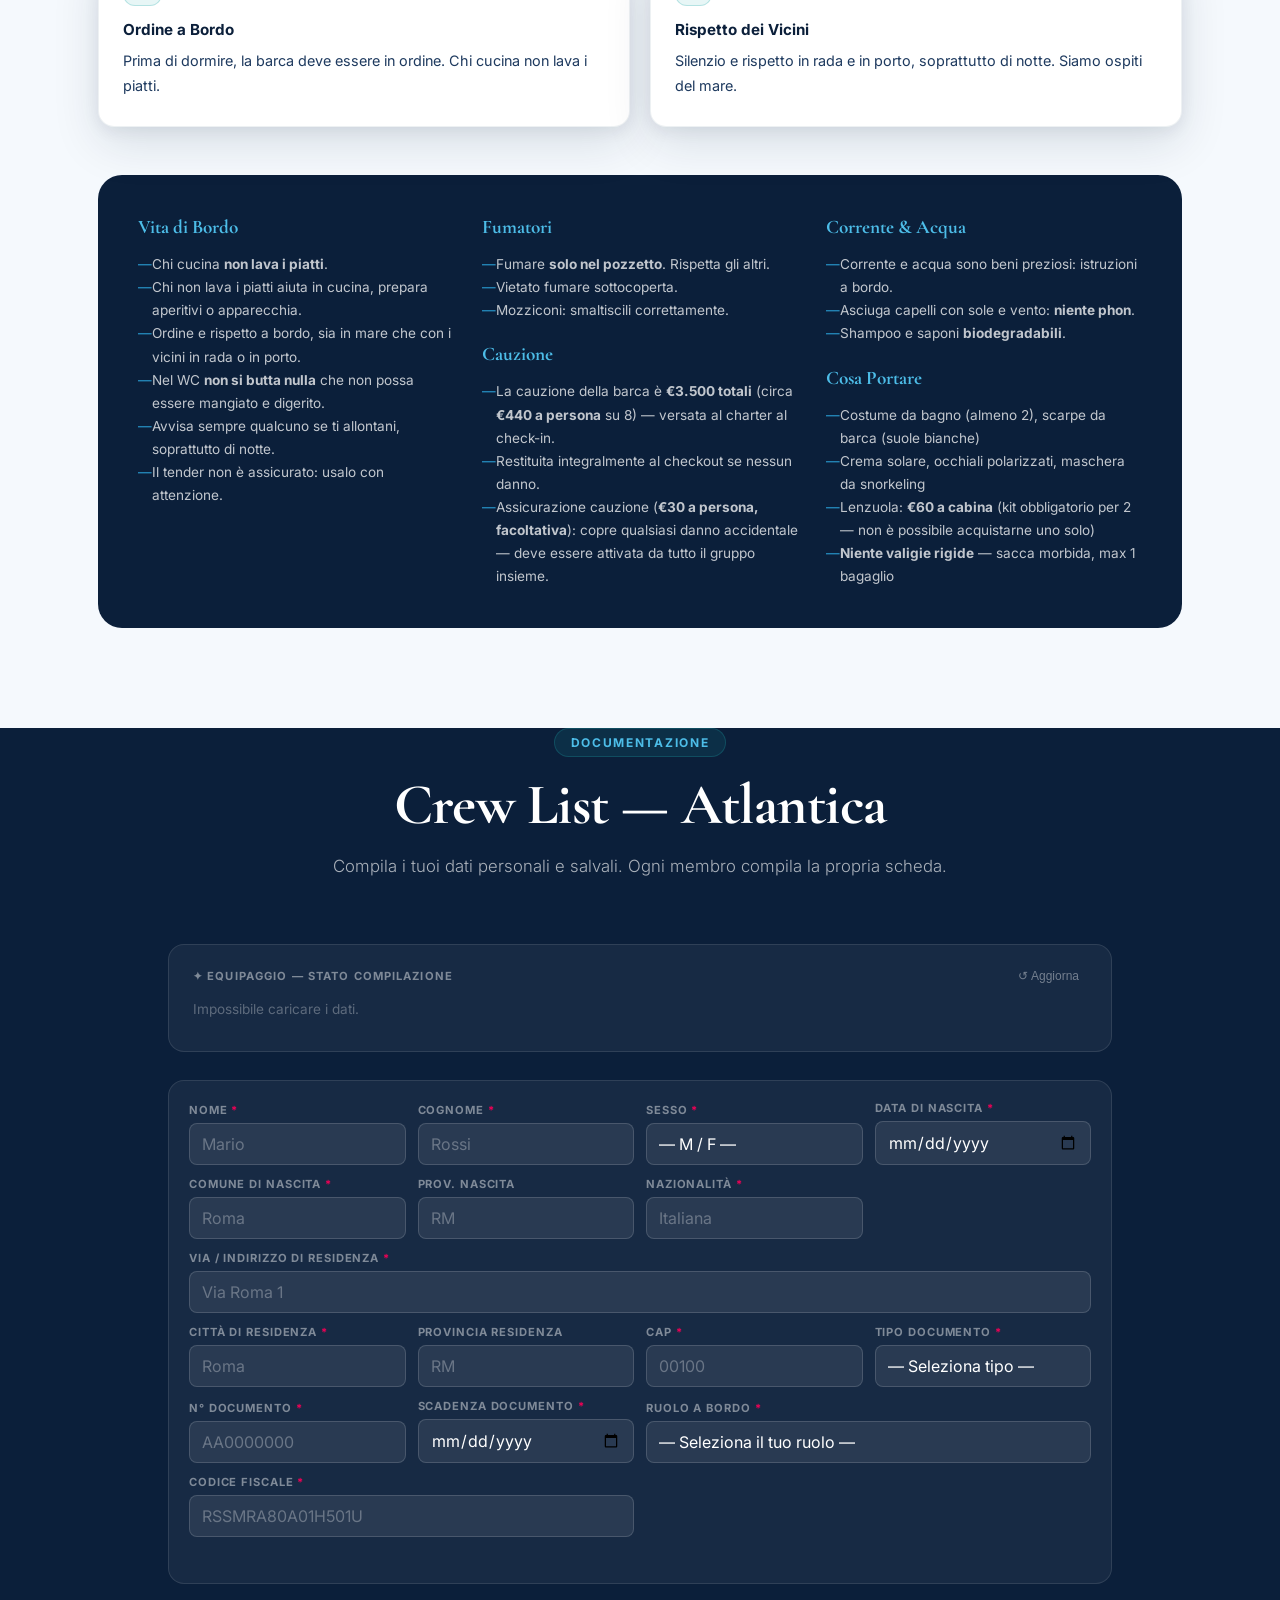
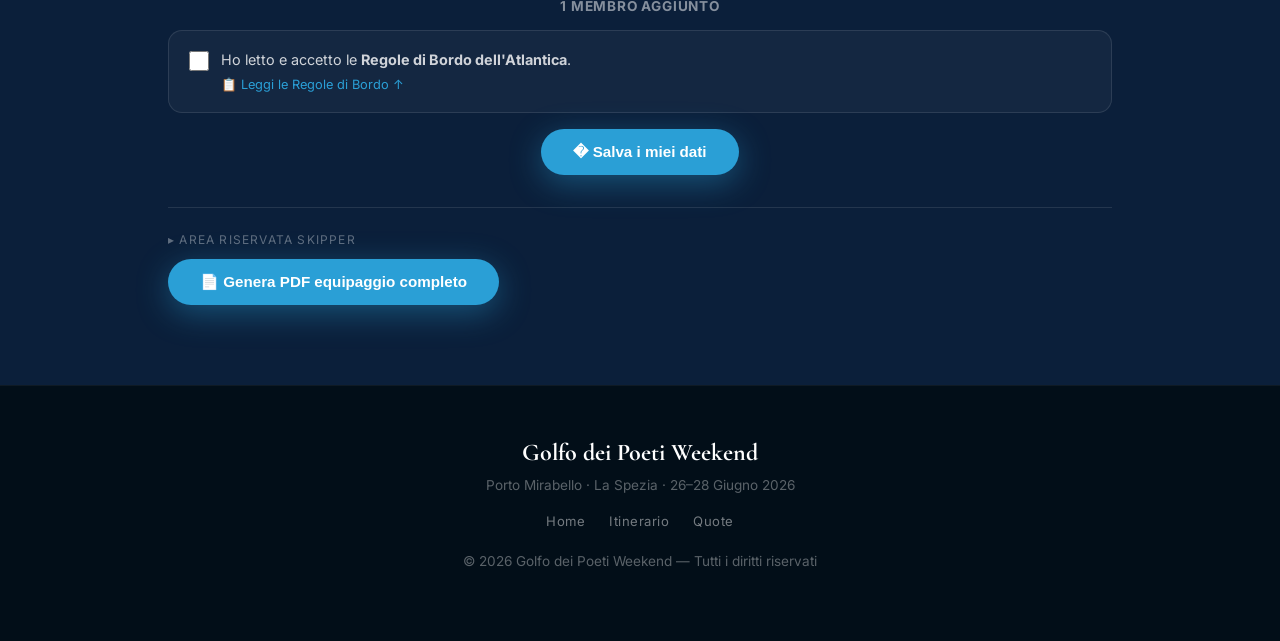
<file: atlantica.html>
<!DOCTYPE html>
<html lang="it">
<head>
  <meta charset="UTF-8" />
  <meta name="viewport" content="width=device-width, initial-scale=1.0" />
  <title>Atlantica — Regole &amp; Crew List · Golfo dei Poeti</title>
  <link rel="stylesheet" href="styles.css?v=20260525i" />
  <link rel="preconnect" href="https://fonts.googleapis.com" />
  <link rel="preconnect" href="https://fonts.gstatic.com" crossorigin />
  <link href="https://fonts.googleapis.com/css2?family=Cormorant+Garamond:ital,wght@0,300;0,400;0,600;0,700;1,300;1,400&family=Inter:wght@300;400;500;600;700&family=Bebas+Neue&display=swap" rel="stylesheet" />
</head>
<body>

  <nav class="nav scrolled" id="nav">
    <div class="nav-inner">
      <a class="nav-logo" href="index.html">
        <span class="logo-icon">—</span>
        <span>Golfo dei Poeti</span>
      </a>
            <div class="nav-links">
        <a href="index.html">Home</a>
        <a href="esperienza.html">L'Esperienza</a>
        <a href="organizzazione.html">Organizzazione</a>
        <a href="sicurezza.html">Sicurezza</a>
        <div class="dropdown" id="navDropdown">
          <a href="javascript:void(0)" class="dropdown-toggle">Strumenti <span style="font-size:.7em">▼</span></a>
          <div class="dropdown-menu">
            <a href="checkin.html">Check-in Barca</a>
            <a href="inventario.html">Inventario</a>
            <a href="meteo.html">Meteo Operativo</a>
          </div>
        </div>
      </div><button class="nav-burger" id="navBurger" aria-label="Menu">
        <span></span><span></span><span></span>
      </button>
    </div>
        <div class="nav-mobile" id="navMobile">
      <a href="index.html">Home</a>
      <a href="esperienza.html">L'Esperienza</a>
      <a href="organizzazione.html">Organizzazione</a>
      <a href="sicurezza.html">Sicurezza</a>
      <a href="valigia.html">Valigia Intelligente</a>
      <a href="cambusa.html">Cambusa</a>
      <a href="atlantica.html#crewlist">Crew List</a>
      <a href="meteo.html">Meteo</a>
      <a href="rotta.html">Rotta</a>
      <a href="checkin.html">Check-in Barca</a>
      <a href="inventario.html">Inventario</a>
    </div>
  </nav>

  <!-- PAGE HERO -->
  <div class="page-hero">
    <video class="page-hero-video" autoplay muted loop playsinline poster="img/atlantica.jpg">
      <source src="img/barcaferma.mp4" type="video/mp4">
    </video>
    <div class="page-hero-bg" style="background-color:#0b3c5d;"></div>
    <div class="page-hero-overlay"></div>
    <div class="page-hero-content">
      <a href="index.html" class="back-link">← Torna alla home</a>
      <span class="label light">Monoscafo · 2018</span>
      <h1 class="page-hero-title">Atlantica</h1>
      <p class="page-hero-sub">Beneteau Oceanis 45 · Regole di bordo e crew list per il tuo weekend in barca.</p>
    </div>
  </div>

  <!-- PROGRESS STEPS -->
  <div class="progress-steps" id="progressSteps">
    <div class="ps-step active" id="step1">
      <div class="ps-num">1</div>
      <div class="ps-label">Leggi le regole</div>
    </div>
    <div class="ps-connector"></div>
    <div class="ps-step" id="step2">
      <div class="ps-num">2</div>
      <div class="ps-label">Accetta e conferma</div>
    </div>
    <div class="ps-connector"></div>
    <div class="ps-step" id="step3">
      <div class="ps-num">3</div>
      <div class="ps-label">Compila Crew List</div>
    </div>
    <div class="ps-connector"></div>
    <div class="ps-step" id="step4">
      <div class="ps-num">4</div>
      <div class="ps-label">Scarica PDF</div>
    </div>
  </div>

  <!-- REGOLE -->
  <section class="regole" id="regole" style="padding-top:60px">
    <div class="container">
      <div class="section-header centered">
        <span class="label">A Bordo</span>
        <h2 class="h2">Regole di Bordo</h2>
        <p class="section-desc">Prima di salpare, leggi con attenzione. Il rispetto di queste regole garantisce sicurezza e divertimento per tutti.</p>
      </div>

      <div class="regole-grid">
        <div class="regola-card reveal-up">
          <div class="rc-icon">01</div>
          <h4>Sicurezza a Bordo</h4>
          <p>Non cadere in mare e non farti male. Attenzione a oblò, scalette, gallocce e anelli d'acciaio in coperta. <strong>Mai correre a piedi nudi, soprattutto se bagnati.</strong></p>
        </div>
        <div class="regola-card reveal-up d1">
          <div class="rc-icon">02</div>
          <h4>Sicurezza e Salute</h4>
          <p>Non fare nulla che possa mettere in pericolo te stesso o gli altri. <strong>È assolutamente vietato l'uso di droghe a bordo.</strong></p>
        </div>
        <div class="regola-card reveal-up d2">
          <div class="rc-icon">03</div>
          <h4>Comunicazione</h4>
          <p>Se non conosci qualcosa, <strong>chiedi!</strong> Meglio evitare sorprese sgradevoli.</p>
        </div>
        <div class="regola-card reveal-up d3">
          <div class="rc-icon">04</div>
          <h4>Dispositivi Elettronici</h4>
          <p>Ricarica limitata: usa i dispositivi con parsimonia. <strong>Non lasciarli in carica tutta la notte.</strong></p>
        </div>
        <div class="regola-card reveal-up">
          <div class="rc-icon">05</div>
          <h4>Quiet Zone</h4>
          <p>Se vuoi ascoltare musica, usa le cuffie o abbassa il volume. Alcuni preferiscono il suono del mare.</p>
        </div>
        <div class="regola-card reveal-up d1">
          <div class="rc-icon">06</div>
          <h4>Spazi Privati</h4>
          <p>Rispetta la privacy nelle cabine. <strong>Non entrare senza permesso.</strong></p>
        </div>
        <div class="regola-card reveal-up d2">
          <div class="rc-icon">07</div>
          <h4>Consumo di Alcol</h4>
          <p>Non esagerare con l'alcol. Tieni il consumo sotto controllo, soprattutto durante le manovre in porto.</p>
        </div>
        <div class="regola-card reveal-up d3">
          <div class="rc-icon">08</div>
          <h4>Rispetto degli Orari</h4>
          <p>Rispettare gli orari è fondamentale per ormeggi, ristoranti e rientri. <strong>La barca non aspetta nessuno.</strong></p>
        </div>
        <div class="regola-card reveal-up">
          <div class="rc-icon">09</div>
          <h4>Ordine a Bordo</h4>
          <p>Prima di dormire, la barca deve essere in ordine. Chi cucina non lava i piatti.</p>
        </div>
        <div class="regola-card reveal-up d1">
          <div class="rc-icon">10</div>
          <h4>Rispetto dei Vicini</h4>
          <p>Silenzio e rispetto in rada e in porto, soprattutto di notte. Siamo ospiti del mare.</p>
        </div>
      </div>

      <div class="regole-extra reveal-up">
        <div class="re-block">
          <h4>Vita di Bordo</h4>
          <ul>
            <li>Chi cucina <strong>non lava i piatti</strong>.</li>
            <li>Chi non lava i piatti aiuta in cucina, prepara aperitivi o apparecchia.</li>
            <li>Ordine e rispetto a bordo, sia in mare che con i vicini in rada o in porto.</li>
            <li>Nel WC <strong>non si butta nulla</strong> che non possa essere mangiato e digerito.</li>
            <li>Avvisa sempre qualcuno se ti allontani, soprattutto di notte.</li>
            <li>Il tender non è assicurato: usalo con attenzione.</li>
          </ul>
        </div>
        <div class="re-block">
          <h4>Fumatori</h4>
          <ul>
            <li>Fumare <strong>solo nel pozzetto</strong>. Rispetta gli altri.</li>
            <li>Vietato fumare sottocoperta.</li>
            <li>Mozziconi: smaltiscili correttamente.</li>
          </ul>
          <h4 style="margin-top:20px">Cauzione</h4>
          <ul>
            <li>La cauzione della barca è <strong>€3.500 totali</strong> (circa <strong>€440 a persona</strong> su 8) — versata al charter al check-in.</li>
            <li>Restituita integralmente al checkout se nessun danno.</li>
            <li>Assicurazione cauzione (<strong>€30 a persona, facoltativa</strong>): copre qualsiasi danno accidentale — deve essere attivata da tutto il gruppo insieme.</li>
          </ul>
        </div>
        <div class="re-block">
          <h4>Corrente &amp; Acqua</h4>
          <ul>
            <li>Corrente e acqua sono beni preziosi: istruzioni a bordo.</li>
            <li>Asciuga capelli con sole e vento: <strong>niente phon</strong>.</li>
            <li>Shampoo e saponi <strong>biodegradabili</strong>.</li>
          </ul>
          <h4 style="margin-top:20px">Cosa Portare</h4>
          <ul>
            <li>Costume da bagno (almeno 2), scarpe da barca (suole bianche)</li>
            <li>Crema solare, occhiali polarizzati, maschera da snorkeling</li>
            <li>Lenzuola: <strong>€60 a cabina</strong> (kit obbligatorio per 2 — non è possibile acquistarne uno solo)</li>
            <li><strong>Niente valigie rigide</strong> — sacca morbida, max 1 bagaglio</li>
          </ul>
        </div>
      </div>
    </div>
  </section>

  <!-- CREW LIST -->
  <section class="crewlist" id="crewlist" style="padding-top:0; padding-bottom:80px">
    <div class="container-wide">
      <div class="section-header centered">
        <span class="label light">Documentazione</span>
        <h2 class="h2 light">Crew List — Atlantica</h2>
        <p class="section-desc" style="color:rgba(255,255,255,.65)">Compila i tuoi dati personali e salvali. Ogni membro compila la propria scheda.</p>
      </div>

      <!-- Pannello live: chi ha già compilato -->
      <div id="crewStatusPanel" style="margin-bottom:28px; background:rgba(255,255,255,.05); border:1px solid rgba(255,255,255,.1); border-radius:16px; padding:20px 24px;">
        <div style="display:flex; align-items:center; justify-content:space-between; margin-bottom:14px;">
          <span style="font-size:.7rem; font-weight:700; letter-spacing:.1em; text-transform:uppercase; color:rgba(255,255,255,.45);">✦ Equipaggio — stato compilazione</span>
          <button onclick="loadCrewStatus()" style="background:none; border:none; color:rgba(255,255,255,.4); font-size:.75rem; cursor:pointer; padding:4px 8px;">↺ Aggiorna</button>
        </div>
        <div id="crewStatusList" style="display:flex; flex-wrap:wrap; gap:10px;">
          <span style="color:rgba(255,255,255,.3); font-size:.85rem;">Caricamento...</span>
        </div>
        <div id="crewStatusCount" style="margin-top:14px; font-size:.78rem; color:rgba(255,255,255,.4);"></div>
      </div>

      <!-- Form sempre visibile -->
      <div id="crewUnlocked">
        <div class="crew-members" id="members-atlantica"></div>
        <div class="crew-counter" id="crewCounter">0 membri aggiunti</div>
        <div class="save-status" id="saveStatus-atlantica" style="display:none; margin:12px 0; padding:12px 16px; background:rgba(28,167,168,.15); border:1px solid var(--turq); border-radius:10px; color:#fff; font-size:.9rem;"></div>

        <!-- Accettazione regole inline -->
        <div id="crewLocked" style="background:rgba(255,255,255,.04); border:1px solid rgba(255,255,255,.1); border-radius:14px; padding:18px 20px; margin:16px 0;">
          <label style="display:flex; align-items:flex-start; gap:12px; cursor:pointer;">
            <input type="checkbox" id="checkRegole" onchange="toggleAccetta(this)" style="width:20px; height:20px; margin-top:2px; accent-color:var(--turq); cursor:pointer; flex-shrink:0;" />
            <span style="font-size:.9rem; color:rgba(255,255,255,.8); line-height:1.5;">
              Ho letto e accetto le <strong>Regole di Bordo dell'Atlantica</strong>.
              <a href="#regole" onclick="document.getElementById('regole').scrollIntoView({behavior:'smooth'});return false;" style="color:var(--turq); text-decoration:none; display:block; font-size:.8rem; margin-top:4px;">📋 Leggi le Regole di Bordo ↑</a>
            </span>
          </label>
          <div id="accettaStatus" style="display:none; margin-top:10px; color:var(--turq); font-size:.85rem; font-weight:600;">✓ Regole accettate</div>
        </div>

        <div class="crew-actions">
          <button class="btn-dl-pdf" id="btnSalva-atlantica" onclick="saveMemberToSheets('atlantica')">� Salva i miei dati</button>
        </div>

        <div style="margin-top:32px; padding-top:24px; border-top:1px solid rgba(255,255,255,.1);">
          <p style="font-size:.75rem; text-transform:uppercase; letter-spacing:.1em; color:rgba(255,255,255,.35); margin-bottom:12px;">▸ Area riservata skipper</p>
          <button class="btn-dl-pdf admin-btn" id="btnAdminPDF-atlantica" onclick="adminDownloadPDF('atlantica')">📄 Genera PDF equipaggio completo</button>
        </div>
      </div>
    </div>
  </section>

  <footer class="footer">
    <div class="container">
      <div class="footer-logo">Golfo dei Poeti Weekend</div>
      <p>Porto Mirabello · La Spezia · 26–28 Giugno 2026</p>
      <div class="footer-links">
        <a href="index.html">Home</a>
        <a href="index.html#itinerario">Itinerario</a>
        <a href="index.html#quota">Quote</a>
      </div>
      <p class="footer-copy">© 2026 Golfo dei Poeti Weekend — Tutti i diritti riservati</p>
    </div>
  </footer>

  <script src="script.js?v=20260525i"></script>
  <script>
    const BOAT_KEY = 'atlantica';

    function updateCounter() {
      const n = document.getElementById('members-atlantica').querySelectorAll('.crew-member-row').length;
      document.getElementById('crewCounter').textContent = n + (n === 1 ? ' membro aggiunto' : ' membri aggiunti');
      document.getElementById('step3').classList.toggle('done', n > 0);
      document.getElementById('step4').classList.toggle('active', n > 0);
    }

    function addMemberAndCount(boat, prefill) {
      addMember(boat, prefill);
      updateCounter();
    }

    function unlockCrew(accepted) {
      document.getElementById('step2').classList.toggle('done',   accepted);
      document.getElementById('step3').classList.toggle('active', accepted);
    }

    function toggleAccetta(cb) {
      localStorage.setItem('regole_' + BOAT_KEY, cb.checked ? '1' : '');
      document.getElementById('accettaStatus').style.display = cb.checked ? 'block' : 'none';
      unlockCrew(cb.checked);
    }

    function downloadCrewPDFValidated(boat, boatName) {
      saveMemberToSheets(boat);
    }

    window.addEventListener('DOMContentLoaded', () => {
      const accepted = localStorage.getItem('regole_' + BOAT_KEY) === '1';
      if (accepted) {
        document.getElementById('checkRegole').checked = true;
        document.getElementById('accettaStatus').style.display = 'block';
      }
      unlockCrew(accepted);
      const saved = (() => { try { return JSON.parse(localStorage.getItem('crew_atlantica')) || []; } catch(e) { return []; } })();
      if (saved.length > 0) {
        saved.forEach(data => addMemberAndCount('atlantica', data));
        const btn = document.getElementById('btnSalva-atlantica');
        if (btn) btn.innerHTML = '✏️ Modifica i miei dati';
      } else {
        addMemberAndCount('atlantica');
      }
      updateCounter();
      document.getElementById('step1').classList.add('done');
      loadCrewStatus();
      // Se si arriva da #crewlist e le regole non sono accettate → scroll alle regole
      if (!accepted && window.location.hash === '#crewlist') {
        setTimeout(() => {
          document.getElementById('regole')?.scrollIntoView({ behavior: 'smooth' });
        }, 600);
      }
    });
  </script>
</body>
</html>
</file>
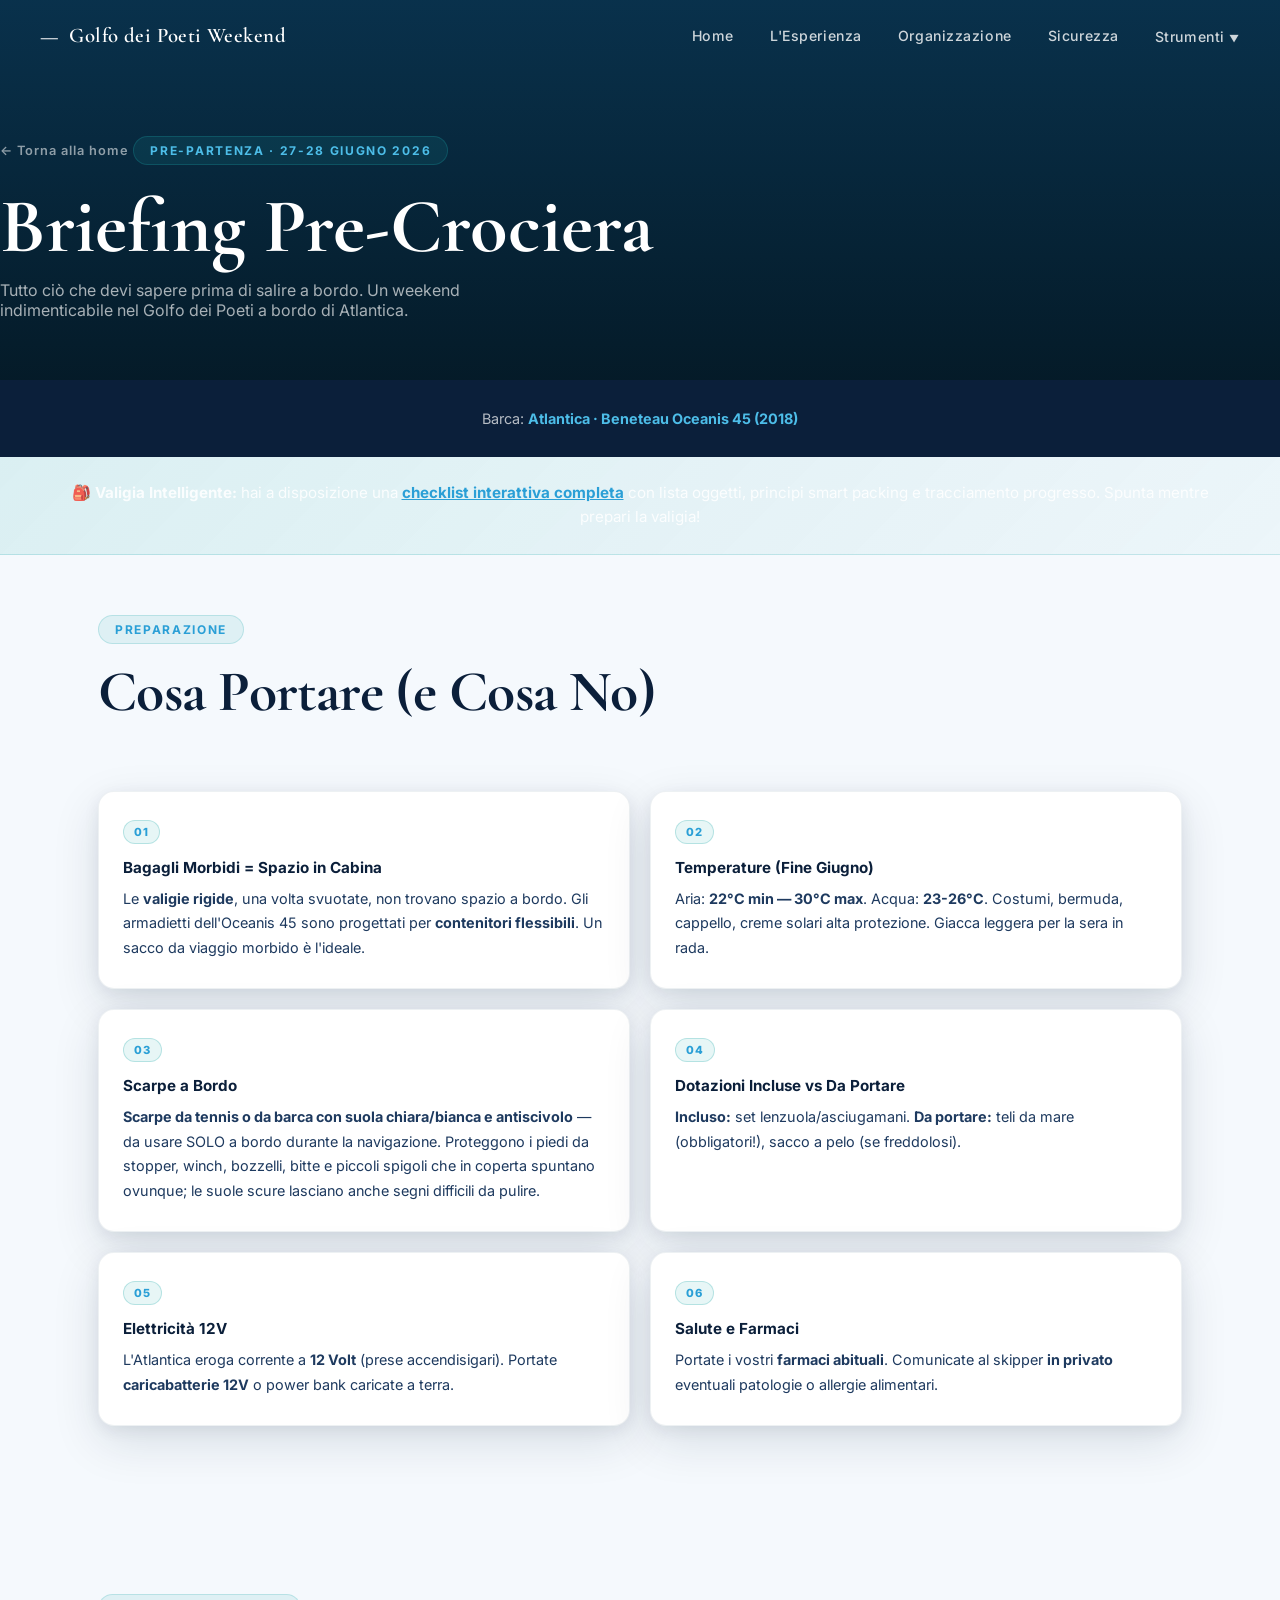
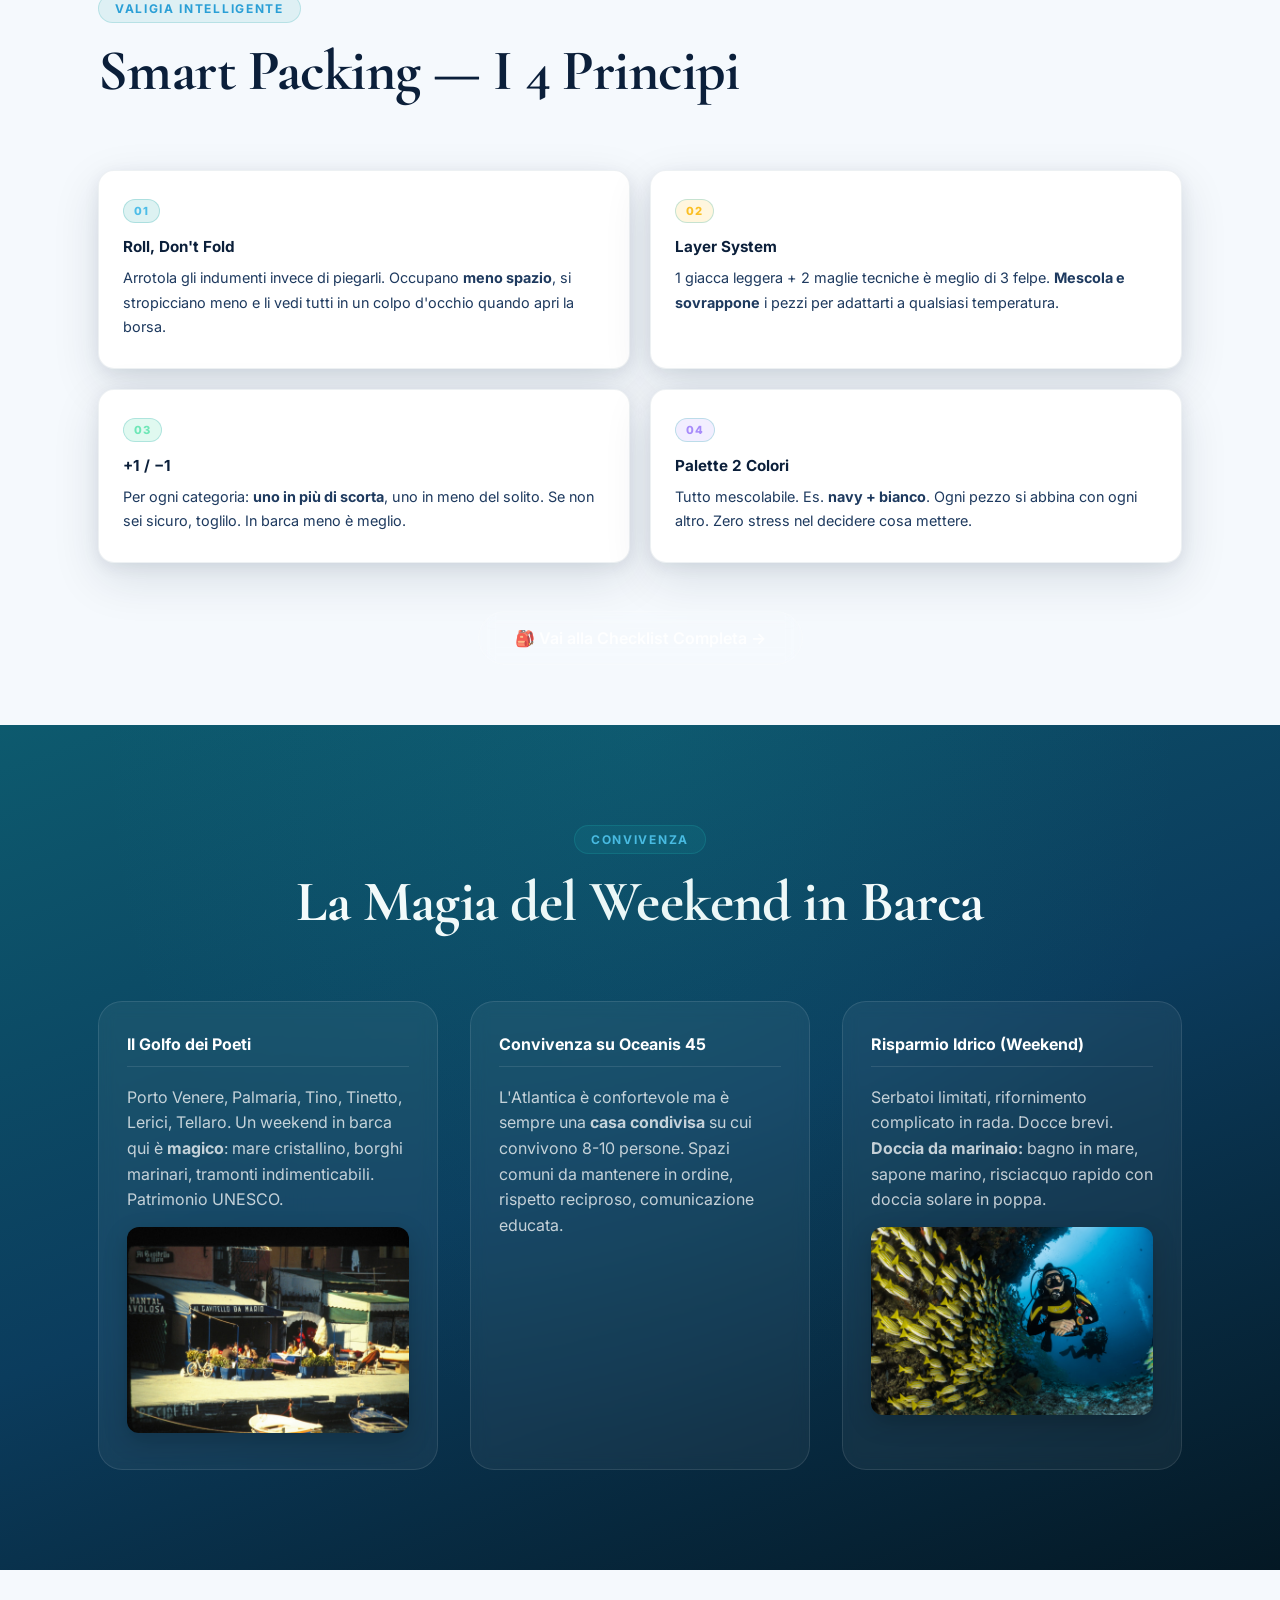
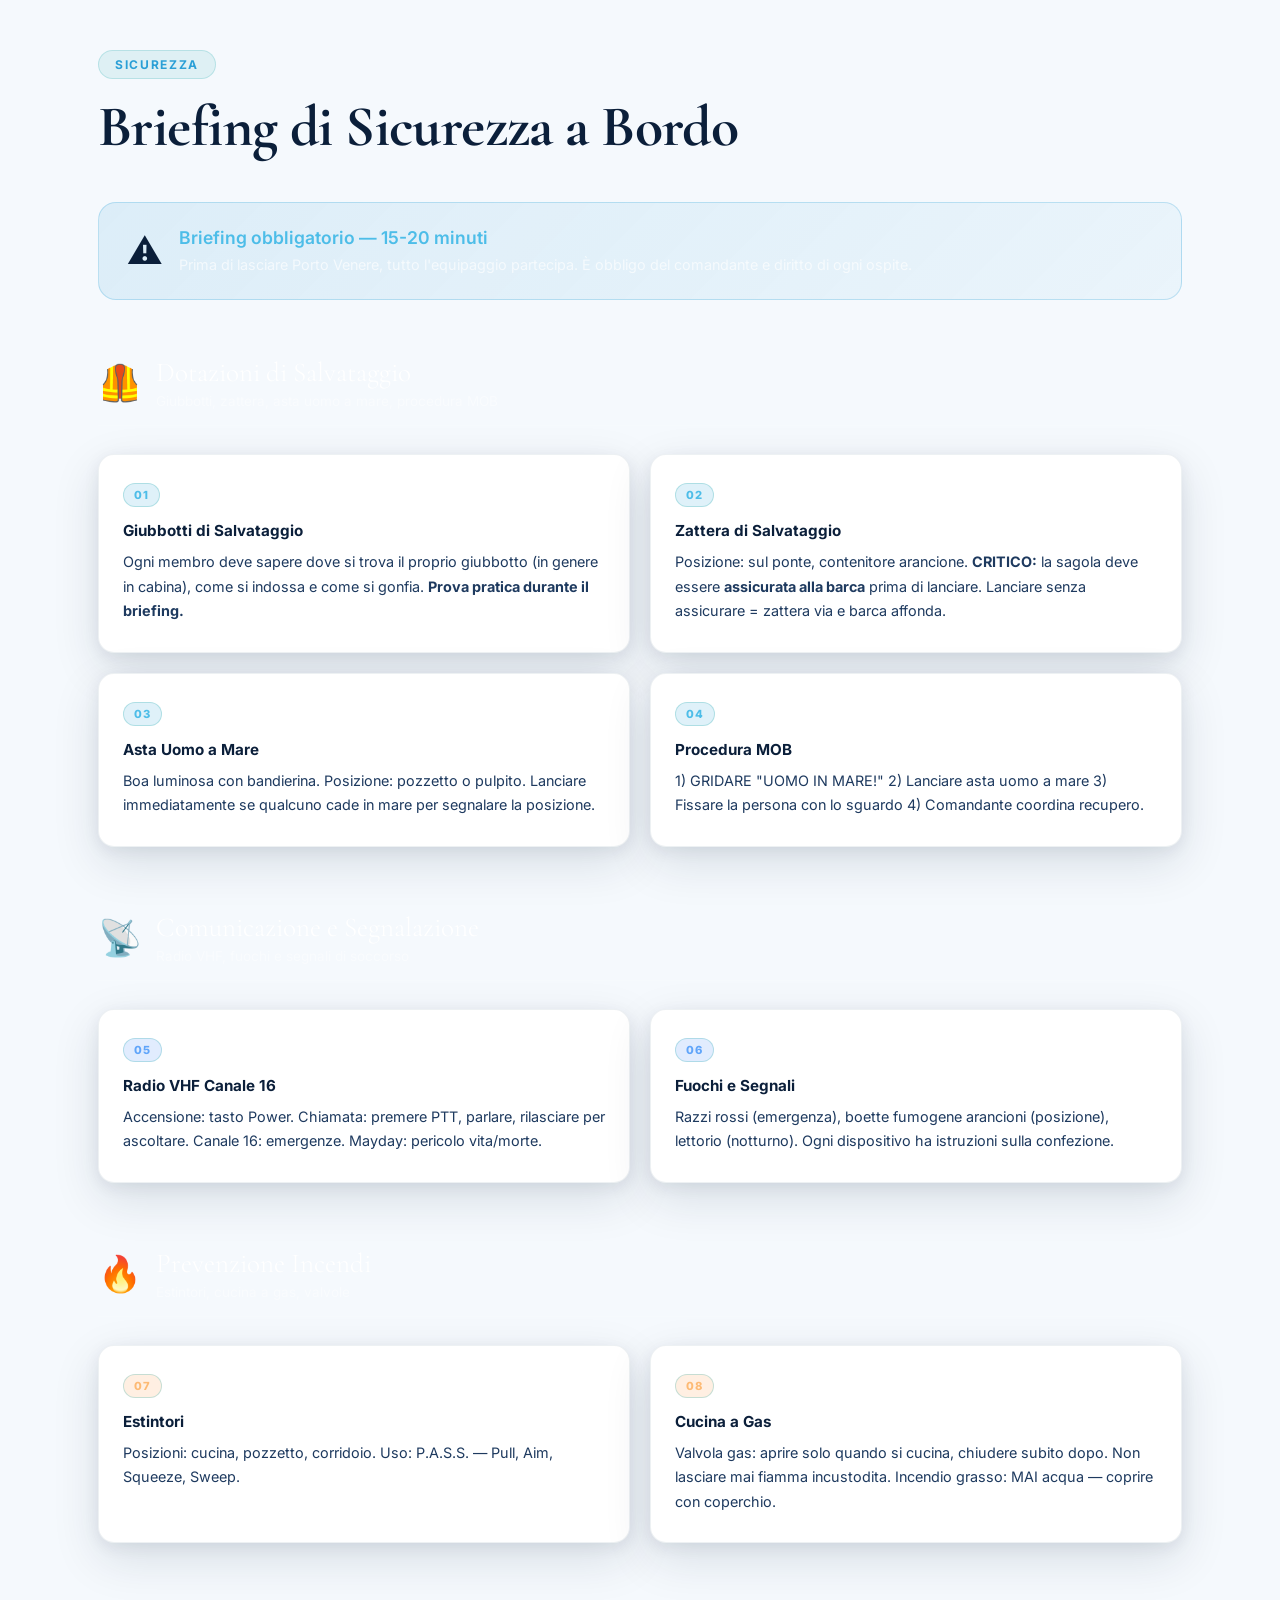
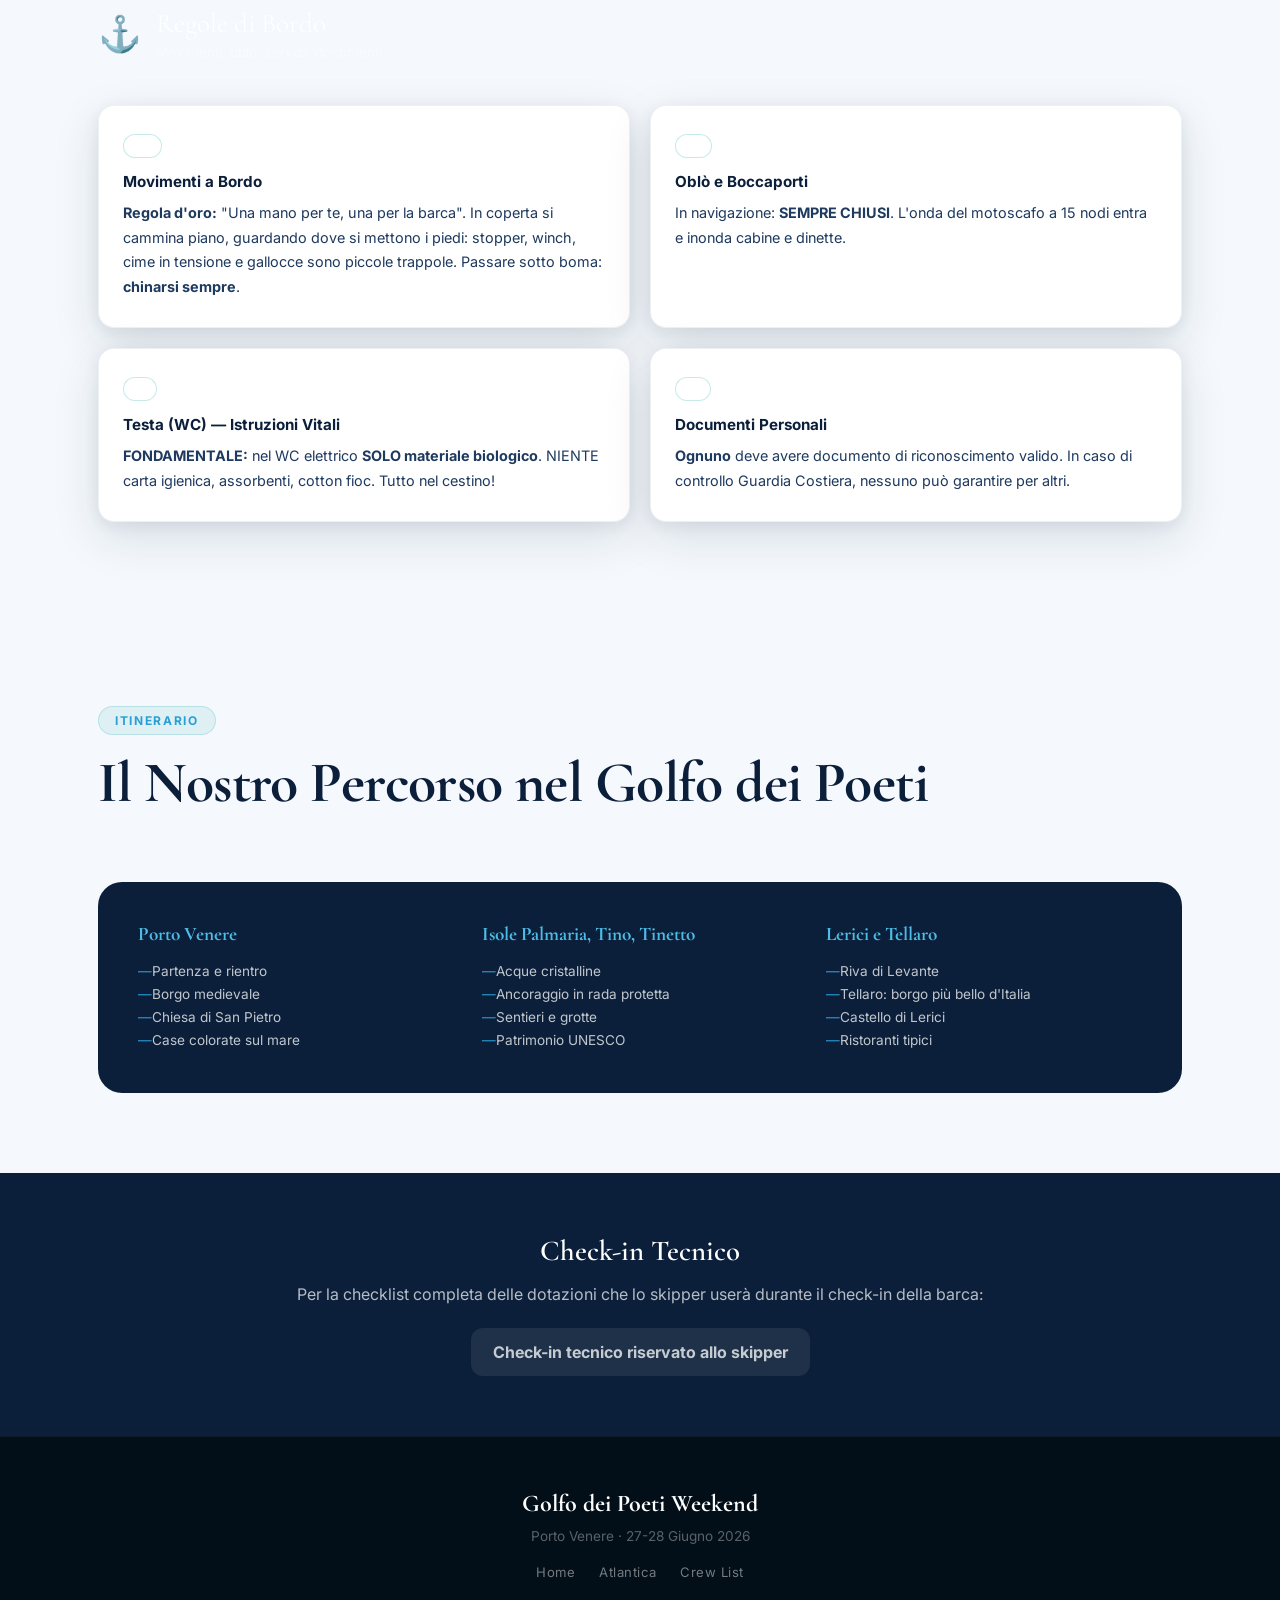
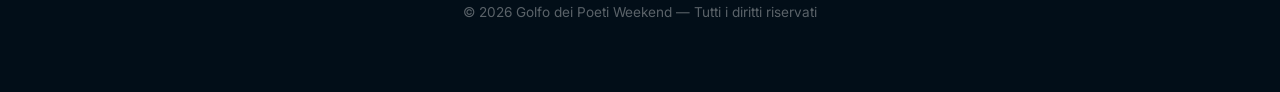
<file: briefing.html>
<!DOCTYPE html>
<html lang="it">
<head>
  <meta charset="UTF-8" />
  <meta name="viewport" content="width=device-width, initial-scale=1.0" />
  <title>Briefing Pre-Crociera — Golfo dei Poeti Weekend</title>
  <link rel="stylesheet" href="styles.css" />
  <link rel="preconnect" href="https://fonts.googleapis.com" />
  <link rel="preconnect" href="https://fonts.gstatic.com" crossorigin />
  <link href="https://fonts.googleapis.com/css2?family=Cormorant+Garamond:ital,wght@0,300;0,400;0,600;0,700;1,300;1,400&family=Inter:wght@300;400;500;600;700&family=Bebas+Neue&display=swap" rel="stylesheet" />
</head>
<body>

  <nav class="nav scrolled" id="nav">
    <div class="nav-inner">
      <a class="nav-logo" href="index.html">
        <span class="logo-icon">—</span>
        <span>Golfo dei Poeti Weekend</span>
      </a>
            <div class="nav-links">
        <a href="index.html">Home</a>
        <a href="esperienza.html">L'Esperienza</a>
        <a href="organizzazione.html">Organizzazione</a>
        <a href="sicurezza.html">Sicurezza</a>
        <div class="dropdown" id="navDropdown">
          <a href="javascript:void(0)" class="dropdown-toggle">Strumenti <span style="font-size:.7em">▼</span></a>
          <div class="dropdown-menu">
            <a href="checkin.html">Check-in Barca</a>
            <a href="inventario.html">Inventario</a>
            <a href="meteo.html">Meteo Operativo</a>
          </div>
        </div>
      </div><button class="nav-burger" id="navBurger" aria-label="Menu">
        <span></span><span></span><span></span>
      </button>
    </div>
        <div class="nav-mobile" id="navMobile">
      <a href="index.html">Home</a>
      <a href="esperienza.html">L'Esperienza</a>
      <a href="organizzazione.html">Organizzazione</a>
      <a href="sicurezza.html">Sicurezza</a>
      <a href="valigia.html">Valigia Intelligente</a>
      <a href="cambusa.html">Cambusa</a>
      <a href="atlantica.html#crewlist">Crew List</a>
      <a href="meteo.html">Meteo</a>
      <a href="rotta.html">Rotta</a>
      <a href="checkin.html">Check-in Barca</a>
      <a href="inventario.html">Inventario</a>
    </div>
  </nav>

  <div class="page-hero">
    <video class="page-hero-video" autoplay muted loop playsinline poster="img/atlantica.jpg">
      <source src="img/hero-video.mp4" type="video/mp4">
    </video>
    <div class="page-hero-bg" style="background-color:#0b3c5d;"></div>
    <div class="page-hero-overlay"></div>
    <div class="page-hero-content">
      <a href="index.html" class="back-link">← Torna alla home</a>
      <span class="label light">Pre-Partenza · 27-28 Giugno 2026</span>
      <h1 class="page-hero-title">Briefing Pre-Crociera</h1>
      <p class="page-hero-sub">Tutto ciò che devi sapere prima di salire a bordo. Un weekend indimenticabile nel Golfo dei Poeti a bordo di Atlantica.</p>
    </div>
  </div>

  <div style="background:var(--ocean);padding:30px 0;">
    <div class="container" style="text-align:center;">
      <p style="color:rgba(255,255,255,.7);margin:0;font-size:.9rem;">
        Barca: <span style="color:var(--turq-light);font-weight:700;">Atlantica · Beneteau Oceanis 45 (2018)</span>
      </p>
    </div>
  </div>

  <!-- Banner Valigia Intelligente -->
  <div style="background: linear-gradient(135deg, rgba(28,167,168,.12), rgba(28,167,168,.04)); border-bottom: 1px solid rgba(28,167,168,.2);">
    <div class="container" style="padding: 24px 0; text-align: center;">
      <p style="color: rgba(255,255,255,.85); margin: 0; font-size: .95rem; line-height: 1.6;">
        🎒 <strong>Valigia Intelligente:</strong> hai a disposizione una <a href="valigia.html" style="color: var(--turq); font-weight: 700;">checklist interattiva completa</a> con lista oggetti, principi smart packing e tracciamento progresso. Spunta mentre prepari la valigia!
      </p>
    </div>
  </div>

  <section class="regole" id="valigia" style="padding-top:60px;padding-bottom:60px;">
    <div class="container">
      <div class="section-header">
        <span class="label">Preparazione</span>
        <h2 class="h2">Cosa Portare (e Cosa No)</h2>
      </div>
      <div class="regole-grid">
        <div class="regola-card reveal-up">
          <div class="rc-icon">01</div>
          <h4>Bagagli Morbidi = Spazio in Cabina</h4>
          <p>Le <strong>valigie rigide</strong>, una volta svuotate, non trovano spazio a bordo. Gli armadietti dell'Oceanis 45 sono progettati per <strong>contenitori flessibili</strong>. Un sacco da viaggio morbido è l'ideale.</p>
        </div>
        <div class="regola-card reveal-up d1">
          <div class="rc-icon">02</div>
          <h4>Temperature (Fine Giugno)</h4>
          <p>Aria: <strong>22°C min — 30°C max</strong>. Acqua: <strong>23-26°C</strong>. Costumi, bermuda, cappello, creme solari alta protezione. Giacca leggera per la sera in rada.</p>
        </div>
        <div class="regola-card reveal-up d2">
          <div class="rc-icon">03</div>
          <h4>Scarpe a Bordo</h4>
          <p><strong>Scarpe da tennis o da barca con suola chiara/bianca e antiscivolo</strong> — da usare SOLO a bordo durante la navigazione. Proteggono i piedi da stopper, winch, bozzelli, bitte e piccoli spigoli che in coperta spuntano ovunque; le suole scure lasciano anche segni difficili da pulire.</p>
        </div>
        <div class="regola-card reveal-up">
          <div class="rc-icon">04</div>
          <h4>Dotazioni Incluse vs Da Portare</h4>
          <p><strong>Incluso:</strong> set lenzuola/asciugamani. <strong>Da portare:</strong> teli da mare (obbligatori!), sacco a pelo (se freddolosi).</p>
        </div>
        <div class="regola-card reveal-up d1">
          <div class="rc-icon">05</div>
          <h4>Elettricità 12V</h4>
          <p>L'Atlantica eroga corrente a <strong>12 Volt</strong> (prese accendisigari). Portate <strong>caricabatterie 12V</strong> o power bank caricate a terra.</p>
        </div>
        <div class="regola-card reveal-up d2">
          <div class="rc-icon">06</div>
          <h4>Salute e Farmaci</h4>
          <p>Portate i vostri <strong>farmaci abituali</strong>. Comunicate al skipper <strong>in privato</strong> eventuali patologie o allergie alimentari.</p>
        </div>
      </div>
    </div>
  </section>

  <!-- SMART PACKING -->
  <section class="regole" id="smart-packing" style="padding-top:60px;padding-bottom:60px;">
    <div class="container">
      <div class="section-header">
        <span class="label">Valigia Intelligente</span>
        <h2 class="h2">Smart Packing — I 4 Principi</h2>
      </div>
      <div class="regole-grid">
        <div class="regola-card reveal-up">
          <div class="rc-icon" style="background:rgba(28,167,168,.15);color:var(--turq-light);">01</div>
          <h4>Roll, Don't Fold</h4>
          <p>Arrotola gli indumenti invece di piegarli. Occupano <strong>meno spazio</strong>, si stropicciano meno e li vedi tutti in un colpo d'occhio quando apri la borsa.</p>
        </div>
        <div class="regola-card reveal-up d1">
          <div class="rc-icon" style="background:rgba(251,191,36,.15);color:#fbbf24;">02</div>
          <h4>Layer System</h4>
          <p>1 giacca leggera + 2 maglie tecniche è meglio di 3 felpe. <strong>Mescola e sovrappone</strong> i pezzi per adattarti a qualsiasi temperatura.</p>
        </div>
        <div class="regola-card reveal-up d2">
          <div class="rc-icon" style="background:rgba(52,211,153,.15);color:#6ee7b7;">03</div>
          <h4>+1 / −1</h4>
          <p>Per ogni categoria: <strong>uno in più di scorta</strong>, uno in meno del solito. Se non sei sicuro, toglilo. In barca meno è meglio.</p>
        </div>
        <div class="regola-card reveal-up">
          <div class="rc-icon" style="background:rgba(167,139,250,.15);color:#a78bfa;">04</div>
          <h4>Palette 2 Colori</h4>
          <p>Tutto mescolabile. Es. <strong>navy + bianco</strong>. Ogni pezzo si abbina con ogni altro. Zero stress nel decidere cosa mettere.</p>
        </div>
      </div>
      <div style="margin-top:32px;text-align:center;">
        <a href="valigia.html" class="btn-ghost" style="display:inline-block;">🎒 Vai alla Checklist Completa →</a>
      </div>
    </div>
  </section>

  <section class="portare" id="vita-bordo">
    <div class="portare-bg"></div>
    <div class="container">
      <div class="section-header centered">
        <span class="label light">Convivenza</span>
        <h2 class="h2 light">La Magia del Weekend in Barca</h2>
      </div>
      <div class="portare-grid">
        <div class="pg-col reveal-left">
          <h4>Il Golfo dei Poeti</h4>
          <p>Porto Venere, Palmaria, Tino, Tinetto, Lerici, Tellaro. Un weekend in barca qui è <strong>magico</strong>: mare cristallino, borghi marinari, tramonti indimenticabili. Patrimonio UNESCO.</p>
          <img src="img/portovenere.jpg" alt="Porto Venere" style="width:100%;border-radius:12px;margin-top:14px;box-shadow:0 8px 24px rgba(0,0,0,.2);">
        </div>
        <div class="pg-col reveal-up d1">
          <h4>Convivenza su Oceanis 45</h4>
          <p>L'Atlantica è confortevole ma è sempre una <strong>casa condivisa</strong> su cui convivono 8-10 persone. Spazi comuni da mantenere in ordine, rispetto reciproso, comunicazione educata.</p>
        </div>
        <div class="pg-col reveal-right d2">
          <h4>Risparmio Idrico (Weekend)</h4>
          <p>Serbatoi limitati, rifornimento complicato in rada. Docce brevi. <strong>Doccia da marinaio:</strong> bagno in mare, sapone marino, risciacquo rapido con doccia solare in poppa.</p>
          <img src="img/snorkeling.jpg" alt="Snorkeling" style="width:100%;border-radius:12px;margin-top:14px;box-shadow:0 8px 24px rgba(0,0,0,.2);">
        </div>
      </div>
    </div>
  </section>

  <section class="regole" id="sicurezza" style="padding-top:80px;padding-bottom:60px;">
    <div class="container">
      <div class="section-header" style="margin-bottom:40px;">
        <span class="label">Sicurezza</span>
        <h2 class="h2">Briefing di Sicurezza a Bordo</h2>
      </div>

      <!-- Banner obbligatorio -->
      <div style="background: linear-gradient(135deg, rgba(42,159,214,.12), rgba(42,159,214,.05)); border: 1px solid rgba(42,159,214,.25); border-radius: 18px; padding: 24px 28px; margin-bottom: 56px; display: flex; align-items: center; gap: 16px;">
        <span style="font-size: 2.2rem;">⚠️</span>
        <div>
          <h3 style="font-size: 1.1rem; font-weight: 600; color: var(--turq-light); margin-bottom: 6px;">Briefing obbligatorio — 15-20 minuti</h3>
          <p style="color: rgba(255,255,255,.65); font-size: .9rem; margin: 0; line-height: 1.5;">Prima di lasciare Porto Venere, tutto l'equipaggio partecipa. È obbligo del comandante e diritto di ogni ospite.</p>
        </div>
      </div>

      <!-- BLOCCO 1: SALVATAGGIO -->
      <div style="margin-bottom: 64px;">
        <div style="display: flex; align-items: center; gap: 14px; margin-bottom: 28px; padding-bottom: 16px; border-bottom: 1px solid rgba(255,255,255,.08);">
          <span style="font-size: 2.2rem;">🦺</span>
          <div>
            <h3 style="font-family: 'Cormorant Garamond', serif; font-size: 1.7rem; font-weight: 300; color: #fff; margin: 0;">Dotazioni di Salvataggio</h3>
            <p style="color: rgba(255,255,255,.45); font-size: .85rem; margin: 4px 0 0;">Giubbotti, zattera, asta uomo a mare, procedura MOB</p>
          </div>
        </div>
        <div class="regole-grid">
          <div class="regola-card reveal-up">
            <div class="rc-icon" style="background: rgba(42,159,214,.15); color: var(--turq-light);">01</div>
            <h4>Giubbotti di Salvataggio</h4>
            <p>Ogni membro deve sapere dove si trova il proprio giubbotto (in genere in cabina), come si indossa e come si gonfia. <strong>Prova pratica durante il briefing.</strong></p>
          </div>
          <div class="regola-card reveal-up d1">
            <div class="rc-icon" style="background: rgba(42,159,214,.15); color: var(--turq-light);">02</div>
            <h4>Zattera di Salvataggio</h4>
            <p>Posizione: sul ponte, contenitore arancione. <strong>CRITICO:</strong> la sagola deve essere <strong>assicurata alla barca</strong> prima di lanciare. Lanciare senza assicurare = zattera via e barca affonda.</p>
          </div>
          <div class="regola-card reveal-up d2">
            <div class="rc-icon" style="background: rgba(42,159,214,.15); color: var(--turq-light);">03</div>
            <h4>Asta Uomo a Mare</h4>
            <p>Boa luminosa con bandierina. Posizione: pozzetto o pulpito. Lanciare immediatamente se qualcuno cade in mare per segnalare la posizione.</p>
          </div>
          <div class="regola-card reveal-up">
            <div class="rc-icon" style="background: rgba(42,159,214,.15); color: var(--turq-light);">04</div>
            <h4>Procedura MOB</h4>
            <p>1) GRIDARE "UOMO IN MARE!" 2) Lanciare asta uomo a mare 3) Fissare la persona con lo sguardo 4) Comandante coordina recupero.</p>
          </div>
        </div>
      </div>

      <!-- BLOCCO 2: COMUNICAZIONE -->
      <div style="margin-bottom: 64px;">
        <div style="display: flex; align-items: center; gap: 14px; margin-bottom: 28px; padding-bottom: 16px; border-bottom: 1px solid rgba(255,255,255,.08);">
          <span style="font-size: 2.2rem;">📡</span>
          <div>
            <h3 style="font-family: 'Cormorant Garamond', serif; font-size: 1.7rem; font-weight: 300; color: #fff; margin: 0;">Comunicazione e Segnalazione</h3>
            <p style="color: rgba(255,255,255,.45); font-size: .85rem; margin: 4px 0 0;">Radio VHF, fuochi e segnali di soccorso</p>
          </div>
        </div>
        <div class="regole-grid">
          <div class="regola-card reveal-up d1">
            <div class="rc-icon" style="background: rgba(59,130,246,.15); color: #60a5fa;">05</div>
            <h4>Radio VHF Canale 16</h4>
            <p>Accensione: tasto Power. Chiamata: premere PTT, parlare, rilasciare per ascoltare. Canale 16: emergenze. Mayday: pericolo vita/morte.</p>
          </div>
          <div class="regola-card reveal-up d2">
            <div class="rc-icon" style="background: rgba(59,130,246,.15); color: #60a5fa;">06</div>
            <h4>Fuochi e Segnali</h4>
            <p>Razzi rossi (emergenza), boette fumogene arancioni (posizione), lettorio (notturno). Ogni dispositivo ha istruzioni sulla confezione.</p>
          </div>
        </div>
      </div>

      <!-- BLOCCO 3: PREVENZIONE INCENDI -->
      <div style="margin-bottom: 64px;">
        <div style="display: flex; align-items: center; gap: 14px; margin-bottom: 28px; padding-bottom: 16px; border-bottom: 1px solid rgba(255,255,255,.08);">
          <span style="font-size: 2.2rem;">🔥</span>
          <div>
            <h3 style="font-family: 'Cormorant Garamond', serif; font-size: 1.7rem; font-weight: 300; color: #fff; margin: 0;">Prevenzione Incendi</h3>
            <p style="color: rgba(255,255,255,.45); font-size: .85rem; margin: 4px 0 0;">Estintori, cucina a gas, valvole</p>
          </div>
        </div>
        <div class="regole-grid">
          <div class="regola-card reveal-up">
            <div class="rc-icon" style="background: rgba(251,146,60,.15); color: #fdba74;">07</div>
            <h4>Estintori</h4>
            <p>Posizioni: cucina, pozzetto, corridoio. Uso: P.A.S.S. — Pull, Aim, Squeeze, Sweep.</p>
          </div>
          <div class="regola-card reveal-up d1">
            <div class="rc-icon" style="background: rgba(251,146,60,.15); color: #fdba74;">08</div>
            <h4>Cucina a Gas</h4>
            <p>Valvola gas: aprire solo quando si cucina, chiudere subito dopo. Non lasciare mai fiamma incustodita. Incendio grasso: MAI acqua — coprire con coperchio.</p>
          </div>
        </div>
      </div>

      <!-- BLOCCO 4: REGOLE DI BORDO -->
      <div style="margin-bottom: 64px;">
        <div style="display: flex; align-items: center; gap: 14px; margin-bottom: 28px; padding-bottom: 16px; border-bottom: 1px solid rgba(255,255,255,.08);">
          <span style="font-size: 2.2rem;">⚓</span>
          <div>
            <h3 style="font-family: 'Cormorant Garamond', serif; font-size: 1.7rem; font-weight: 300; color: #fff; margin: 0;">Regole di Bordo</h3>
            <p style="color: rgba(255,255,255,.45); font-size: .85rem; margin: 4px 0 0;">Movimenti, oblò, servizi, documenti</p>
          </div>
        </div>
        <div class="regole-grid">
          <div class="regola-card reveal-up d2">
            <div class="rc-icon" style="background: rgba(255,255,255,.1); color: rgba(255,255,255,.7);">09</div>
            <h4>Movimenti a Bordo</h4>
            <p><strong>Regola d'oro:</strong> "Una mano per te, una per la barca". In coperta si cammina piano, guardando dove si mettono i piedi: stopper, winch, cime in tensione e gallocce sono piccole trappole. Passare sotto boma: <strong>chinarsi sempre</strong>.</p>
          </div>
          <div class="regola-card reveal-up">
            <div class="rc-icon" style="background: rgba(255,255,255,.1); color: rgba(255,255,255,.7);">10</div>
            <h4>Oblò e Boccaporti</h4>
            <p>In navigazione: <strong>SEMPRE CHIUSI</strong>. L'onda del motoscafo a 15 nodi entra e inonda cabine e dinette.</p>
          </div>
          <div class="regola-card reveal-up d1">
            <div class="rc-icon" style="background: rgba(255,255,255,.1); color: rgba(255,255,255,.7);">11</div>
            <h4>Testa (WC) — Istruzioni Vitali</h4>
            <p><strong>FONDAMENTALE:</strong> nel WC elettrico <strong>SOLO materiale biologico</strong>. NIENTE carta igienica, assorbenti, cotton fioc. Tutto nel cestino!</p>
          </div>
          <div class="regola-card reveal-up d2">
            <div class="rc-icon" style="background: rgba(255,255,255,.1); color: rgba(255,255,255,.7);">12</div>
            <h4>Documenti Personali</h4>
            <p><strong>Ognuno</strong> deve avere documento di riconoscimento valido. In caso di controllo Guardia Costiera, nessuno può garantire per altri.</p>
          </div>
        </div>
      </div>

    </div>
  </section>

  <section class="regole" id="itinerario" style="padding-top:60px;padding-bottom:80px;">
    <div class="container">
      <div class="section-header">
        <span class="label">Itinerario</span>
        <h2 class="h2">Il Nostro Percorso nel Golfo dei Poeti</h2>
      </div>
      <div class="regole-extra">
        <div class="re-block">
          <h4>Porto Venere</h4>
          <ul>
            <li>Partenza e rientro</li>
            <li>Borgo medievale</li>
            <li>Chiesa di San Pietro</li>
            <li>Case colorate sul mare</li>
          </ul>
        </div>
        <div class="re-block">
          <h4>Isole Palmaria, Tino, Tinetto</h4>
          <ul>
            <li>Acque cristalline</li>
            <li>Ancoraggio in rada protetta</li>
            <li>Sentieri e grotte</li>
            <li>Patrimonio UNESCO</li>
          </ul>
        </div>
        <div class="re-block">
          <h4>Lerici e Tellaro</h4>
          <ul>
            <li>Riva di Levante</li>
            <li>Tellaro: borgo più bello d'Italia</li>
            <li>Castello di Lerici</li>
            <li>Ristoranti tipici</li>
          </ul>
        </div>
      </div>
    </div>
  </section>

  <section style="background:var(--ocean);padding:60px 0;">
    <div class="container" style="text-align:center;">
      <h3 style="color:#fff;font-family:'Cormorant Garamond',serif;font-size:1.8rem;font-weight:600;margin-bottom:16px;">Check-in Tecnico</h3>
      <p style="color:rgba(255,255,255,.7);margin-bottom:24px;">Per la checklist completa delle dotazioni che lo skipper userà durante il check-in della barca:</p>
      <span style="display:inline-block;background:rgba(255,255,255,.08);color:rgba(255,255,255,.75);padding:14px 22px;border-radius:12px;font-weight:700;">Check-in tecnico riservato allo skipper</span>
    </div>
  </section>

<footer class="footer">
    <div class="container">
      <div class="footer-logo">Golfo dei Poeti Weekend</div>
      <p>Porto Venere · 27-28 Giugno 2026</p>
      <div class="footer-links">
        <a href="index.html">Home</a>
        <a href="atlantica.html">Atlantica</a>
        <a href="atlantica.html#crewlist">Crew List</a>
      </div>
      <p class="footer-copy">© 2026 Golfo dei Poeti Weekend — Tutti i diritti riservati</p>
    </div>
  </footer>

<script src="script.js"></script>
</body>
</html>
</file>
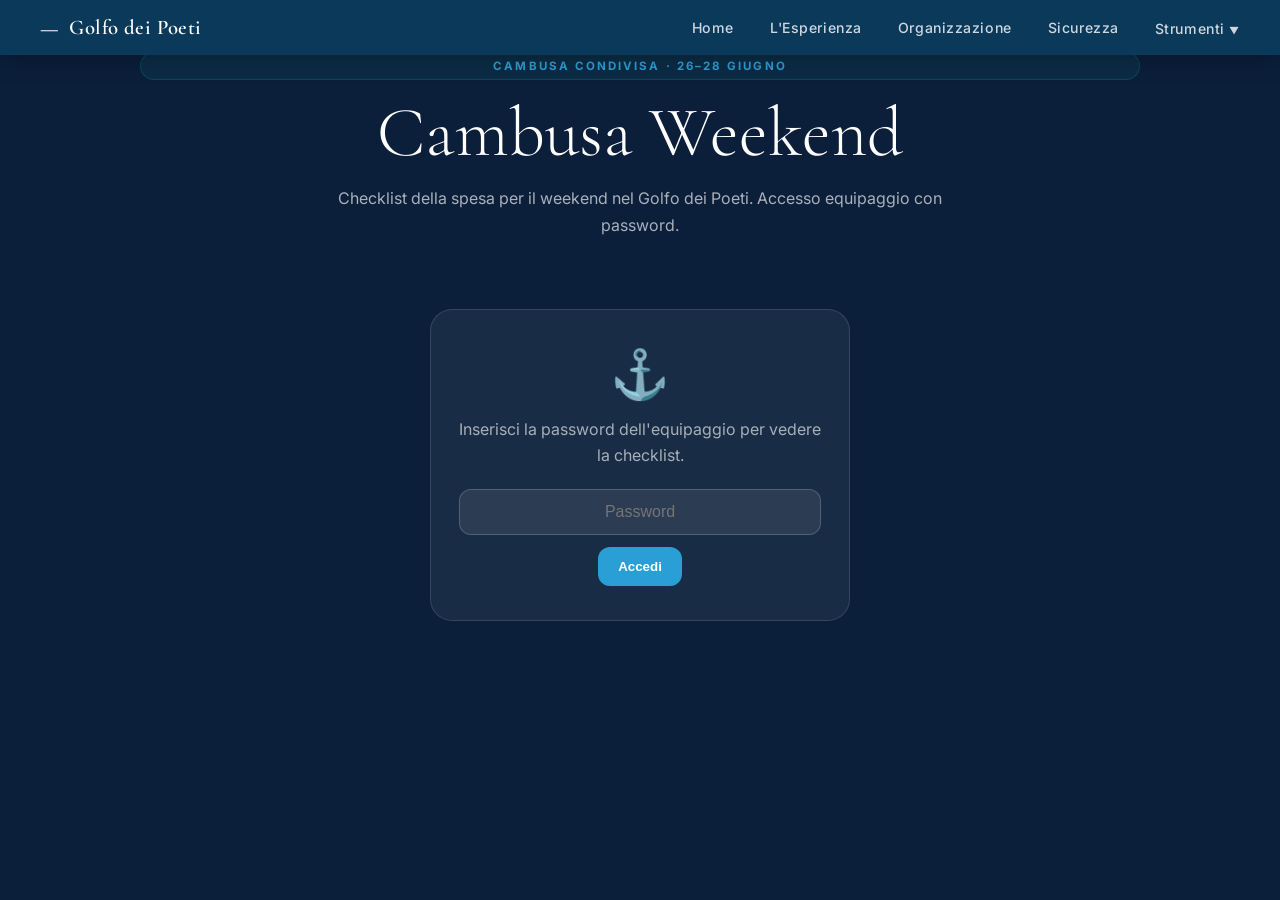
<file: cambusa.html>
<!DOCTYPE html>
<html lang="it">
<head>
  <meta charset="UTF-8" />
  <meta name="viewport" content="width=device-width, initial-scale=1.0" />
  <title>Cambusa — Golfo dei Poeti Weekend</title>
  <link rel="stylesheet" href="styles.css?v=20260525i" />
  <link rel="preconnect" href="https://fonts.googleapis.com" />
  <link rel="preconnect" href="https://fonts.gstatic.com" crossorigin />
  <link href="https://fonts.googleapis.com/css2?family=Cormorant+Garamond:ital,wght@0,300;0,400;0,600;0,700;1,300;1,400&family=Inter:wght@300;400;500;600;700&family=Bebas+Neue&display=swap" rel="stylesheet" />
  <style>
    body { background: var(--ocean); color: #fff; min-height: 100vh; }
    .kb-wrap { max-width: 1040px; margin: 0 auto; padding: 52px 20px 90px; }
    .kb-header { text-align: center; margin-bottom: 30px; }
    .kb-header .label { display: block; margin-bottom: 10px; color: var(--turq); font-size: .72rem; font-weight: 700; letter-spacing: .18em; text-transform: uppercase; }
    .kb-header h1 { font-family: 'Cormorant Garamond', serif; font-size: clamp(2.6rem, 7vw, 4.4rem); font-weight: 300; margin-bottom: 10px; }
    .kb-header p { max-width: 680px; margin: 0 auto; color: rgba(255,255,255,.65); line-height: 1.7; }
    .kb-lock { max-width: 420px; margin: 70px auto; padding: 34px 28px; border-radius: 22px; background: rgba(255,255,255,.06); border: 1px solid rgba(255,255,255,.12); text-align: center; }
    .kb-lock .icon { font-size: 3rem; margin-bottom: 14px; }
    .kb-lock p { color: rgba(255,255,255,.62); margin-bottom: 20px; line-height: 1.6; }
    .kb-lock input { width: 100%; padding: 13px 16px; border-radius: 12px; border: 1px solid rgba(255,255,255,.18); background: rgba(255,255,255,.08); color: #fff; text-align: center; font-size: 1rem; outline: none; margin-bottom: 12px; }
    .kb-lock button, .kb-action { border: none; border-radius: 12px; background: var(--turq); color: #fff; padding: 12px 20px; font-weight: 700; cursor: pointer; }
    .kb-err { display: none; margin-top: 12px; color: #f87171; font-size: .86rem; }
    .kb-toolbar { display: flex; gap: 12px; flex-wrap: wrap; align-items: center; justify-content: space-between; margin-bottom: 22px; padding: 16px 18px; background: rgba(255,255,255,.05); border: 1px solid rgba(255,255,255,.1); border-radius: 18px; }
    .kb-progress { flex: 1; min-width: 220px; }
    .kb-progress-label { font-size: .85rem; color: rgba(255,255,255,.65); margin-bottom: 8px; }
    .kb-progress-track { height: 8px; background: rgba(255,255,255,.08); border-radius: 20px; overflow: hidden; }
    .kb-progress-fill { height: 100%; width: 0; background: var(--turq); transition: width .25s ease; }
    .kb-sync { display: flex; align-items: center; gap: 6px; font-size: .78rem; padding: 6px 12px; border-radius: 20px; background: rgba(255,255,255,.06); color: rgba(255,255,255,.55); }
    .kb-sync.ok { color: #4ade80; background: rgba(74,222,128,.08); }
    .kb-sync.busy { color: var(--turq-light); }
    .kb-sync.local { color: rgba(255,255,255,.4); }
    .kb-actions { display: flex; gap: 8px; flex-wrap: wrap; }
    .kb-action.secondary { background: rgba(255,255,255,.08); border: 1px solid rgba(255,255,255,.14); color: rgba(255,255,255,.75); }
    .kb-grid { display: grid; grid-template-columns: repeat(2, minmax(0, 1fr)); gap: 18px; }
    .kb-section { background: rgba(255,255,255,.045); border: 1px solid rgba(255,255,255,.1); border-radius: 20px; overflow: hidden; }
    .kb-section-head { display: flex; align-items: center; gap: 12px; padding: 17px 18px; background: rgba(255,255,255,.055); }
    .kb-section-head .emoji { font-size: 1.35rem; }
    .kb-section-head h2 { flex: 1; font-size: 1rem; font-weight: 700; }
    .kb-count { color: rgba(255,255,255,.45); font-size: .8rem; }
    .kb-list { padding: 8px 0; }
    .kb-item { display: grid; grid-template-columns: 22px 1fr auto; gap: 12px; align-items: start; padding: 11px 18px; border-top: 1px solid rgba(255,255,255,.055); }
    .kb-item input { width: 20px; height: 20px; accent-color: var(--turq); margin-top: 2px; cursor: pointer; }
    .kb-item-name { display: block; color: rgba(255,255,255,.86); font-size: .9rem; line-height: 1.35; }
    .kb-item.done .kb-item-name { color: rgba(255,255,255,.38); text-decoration: line-through; }
    .kb-qty { color: var(--turq-light); font-size: .78rem; font-weight: 700; white-space: nowrap; }
    .kb-note { margin-top: 4px; color: rgba(255,255,255,.38); font-size: .75rem; line-height: 1.4; }
    .kb-meta { margin-top: 22px; color: rgba(255,255,255,.45); font-size: .8rem; text-align: center; }
    @media (max-width: 820px) { .kb-grid { grid-template-columns: 1fr; } .kb-toolbar { align-items: stretch; } .kb-actions { width: 100%; } .kb-action { flex: 1; } }
    @media print { .nav, .kb-lock, .kb-toolbar { display: none !important; } body { background: #fff !important; color: #111 !important; } .kb-wrap { max-width: 100%; padding: 10mm !important; } .kb-header h1 { color: #0b3c5d !important; } .kb-header p, .kb-header .label { color: #555 !important; } .kb-grid { grid-template-columns: repeat(2, 1fr); gap: 8px; } .kb-section { break-inside: avoid; background: #fff !important; border: 1px solid #cbd5e1 !important; } .kb-section-head { background: #e8f0f7 !important; color: #0b3c5d !important; } .kb-item { border-top: 1px solid #eee !important; } .kb-item-name { color: #222 !important; } .kb-qty { color: #0b3c5d !important; } .kb-note { color: #666 !important; } }
  </style>
</head>
<body>

<nav class="nav scrolled" id="nav">
  <div class="nav-inner">
    <a class="nav-logo" href="index.html"><span class="logo-icon">—</span><span>Golfo dei Poeti</span></a>
          <div class="nav-links">
        <a href="index.html">Home</a>
        <a href="esperienza.html">L'Esperienza</a>
        <a href="organizzazione.html">Organizzazione</a>
        <a href="sicurezza.html">Sicurezza</a>
        <div class="dropdown" id="navDropdown">
          <a href="javascript:void(0)" class="dropdown-toggle">Strumenti <span style="font-size:.7em">▼</span></a>
          <div class="dropdown-menu">
            <a href="checkin.html">Check-in Barca</a>
            <a href="inventario.html">Inventario</a>
            <a href="meteo.html">Meteo Operativo</a>
          </div>
        </div>
      </div><button class="nav-burger" id="navBurger" aria-label="Menu"><span></span><span></span><span></span></button>
  </div>
      <div class="nav-mobile" id="navMobile">
      <a href="index.html">Home</a>
      <a href="esperienza.html">L'Esperienza</a>
      <a href="organizzazione.html">Organizzazione</a>
      <a href="sicurezza.html">Sicurezza</a>
      <a href="valigia.html">Valigia Intelligente</a>
      <a href="cambusa.html" style="color:var(--turq);font-weight:700;">Cambusa</a>
      <a href="atlantica.html#crewlist">Crew List</a>
      <a href="meteo.html">Meteo</a>
      <a href="rotta.html">Rotta</a>
      <a href="checkin.html">Check-in Barca</a>
      <a href="inventario.html">Inventario</a>
    </div>
</nav>

<main class="kb-wrap">
  <div class="kb-header">
    <span class="label">Cambusa condivisa · 26–28 Giugno</span>
    <h1>Cambusa Weekend</h1>
    <p>Checklist della spesa per il weekend nel Golfo dei Poeti. Accesso equipaggio con password.</p>
  </div>

  <section class="kb-lock" id="kbLock">
    <div class="icon">⚓</div>
    <p>Inserisci la password dell'equipaggio per vedere la checklist.</p>
    <input type="password" id="kbPwd" placeholder="Password" onkeydown="if(event.key==='Enter')unlockCambusa()" />
    <button onclick="unlockCambusa()">Accedi</button>
    <div class="kb-err" id="kbErr">Password errata. Riprova.</div>
  </section>

  <section id="kbContent" style="display:none">
    <div class="kb-toolbar">
      <div class="kb-progress">
        <div class="kb-progress-label" id="kbProgressLabel">0 / 0 completati</div>
        <div class="kb-progress-track"><div class="kb-progress-fill" id="kbProgressFill"></div></div>
      </div>
      <div id="kbSyncStatus" class="kb-sync local">💾 Locale</div>
      <div class="kb-actions">
        <button class="kb-action secondary" onclick="resetCambusa()">↺ Azzera</button>
        <button class="kb-action" onclick="window.print()">🖨️ Stampa</button>
      </div>
    </div>
    <div class="kb-grid" id="kbGrid"></div>
    <div class="kb-meta">Lista per 2 notti · Beneteau Oceanis 45 Atlantica · Porto Mirabello, La Spezia</div>
  </section>
</main>

<script>
const CAMBUSA_PASSWORD = 'Atlantica';
const CAMBUSA_KEY     = 'cambusa_gdp_v2';
const SHEETS_URL      = 'https://script.google.com/macros/s/AKfycbzoG2zUEAtI0p4h-fWTFBLsu_-3qnlqpeTCyRt3bNPU9mpWDWlXZJF_OgkMJV62VpbV/exec';

const CAT_ICONS = {
  'Cucina':'🧂','Verdure':'🥬','Frutta':'🍎','Pasta/Cereali':'🍝','Carne/Pesce':'🥩',
  'Freschi':'🧀','Affettati':'🥩','Scatolame':'🥫','Colazione':'☕','Varie':'🧺',
  'Bevande':'🥤','Pulizie':'🧽','Dotazioni':'⚓','Menu':'🍽️'
};

let CAMBUSA = [];
let cambusaState = {};

function slugify(s) {
  return String(s).toLowerCase().normalize('NFD').replace(/[̀-ͯ]/g,'')
    .replace(/\s+/g,'-').replace(/[^a-z0-9-]/g,'').replace(/-+/g,'-').replace(/^-|-$/g,'');
}
function setSyncStatus(state, text) {
  const el = document.getElementById('kbSyncStatus');
  el.className = 'kb-sync ' + state; el.textContent = text;
}
function showMsg(msg) {
  document.getElementById('kbGrid').innerHTML = `<div style="grid-column:1/-1;text-align:center;padding:50px 20px;color:rgba(255,255,255,.5);line-height:1.8">${msg}</div>`;
}

function unlockCambusa() {
  const pwd = document.getElementById('kbPwd').value;
  if (pwd !== CAMBUSA_PASSWORD) { document.getElementById('kbErr').style.display='block'; return; }
  document.getElementById('kbLock').style.display='none';
  document.getElementById('kbContent').style.display='block';
  loadCambusa();
}

function loadCambusa() {
  setSyncStatus('busy', '↻ Caricamento...');
  showMsg('Caricamento lista dal foglio…');
  const cb = 'cbList_' + Date.now();
  const tm = setTimeout(() => { delete window[cb]; setSyncStatus('local','⚠️ Timeout'); showMsg('Timeout — riprova.'); }, 14000);
  window[cb] = function(data) {
    clearTimeout(tm); delete window[cb];
    if (Array.isArray(data) && data.length) {
      CAMBUSA = data;
      cambusaState = {};
      data.forEach(sec => sec.items.forEach(it => { if (it.checked) cambusaState[it.id] = true; }));
      localStorage.setItem(CAMBUSA_KEY, JSON.stringify(cambusaState));
      setSyncStatus('ok', '☁️ Sincronizzato');
      renderCambusa();
    } else {
      setSyncStatus('local', '⚠️ Lista vuota');
      showMsg('Lista non ancora generata.<br>Apri il foglio Google → menu <strong>🧭 Cambusa → Calcola Spesa</strong>.');
    }
  };
  const s = document.createElement('script');
  s.src = SHEETS_URL + '?action=getList&callback=' + cb;
  s.onerror = () => { clearTimeout(tm); delete window[cb]; setSyncStatus('local','⚠️ Errore'); showMsg('Impossibile raggiungere il foglio. Controlla la connessione.'); };
  document.head.appendChild(s);
}

function pushToSheets(id, val) {
  const cb = 'cbSet_' + Date.now();
  window[cb] = function() { delete window[cb]; setSyncStatus('ok','☁️ Sincronizzato'); };
  const s = document.createElement('script');
  s.src = SHEETS_URL + '?action=set&id=' + encodeURIComponent(id) + '&val=' + val + '&callback=' + cb;
  s.onerror = () => { delete window[cb]; setSyncStatus('local','⚠️ Errore sync'); };
  document.head.appendChild(s);
}

function saveCambusa() { localStorage.setItem(CAMBUSA_KEY, JSON.stringify(cambusaState)); }

function renderCambusa() {
  const grid = document.getElementById('kbGrid');
  if (!CAMBUSA.length) { showMsg('Lista vuota.'); updateProgress(); return; }
  grid.innerHTML = CAMBUSA.map(sec => {
    const sid = slugify(sec.category);
    const done = sec.items.filter(it => cambusaState[it.id]).length;
    const icon = CAT_ICONS[sec.category] || '📦';
    return `<section class="kb-section"><div class="kb-section-head"><span class="emoji">${icon}</span><h2>${sec.category}</h2><span class="kb-count" id="cnt-${sid}">${done}/${sec.items.length}</span></div><div class="kb-list">${sec.items.map(itemHtml).join('')}</div></section>`;
  }).join('');
  updateProgress();
}

function itemHtml(it) {
  const done = !!cambusaState[it.id];
  return `<label class="kb-item${done?' done':''}" id="item-${it.id}"><input type="checkbox" ${done?'checked':''} onchange="toggleItem('${it.id}',this.checked)"/><span class="kb-item-name">${it.nome}</span><span class="kb-qty">${it.qty||''}</span></label>`;
}

function toggleItem(id, checked) {
  cambusaState[id] = checked;
  saveCambusa();
  const el = document.getElementById('item-' + id);
  if (el) el.classList.toggle('done', checked);
  CAMBUSA.forEach(sec => {
    if (sec.items.find(it => it.id === id)) {
      const d = sec.items.filter(it => cambusaState[it.id]).length;
      const cnt = document.getElementById('cnt-' + slugify(sec.category));
      if (cnt) cnt.textContent = d + '/' + sec.items.length;
    }
  });
  updateProgress();
  setSyncStatus('busy','↻ Salvataggio…'); pushToSheets(id, checked);
}

function updateProgress() {
  const all  = CAMBUSA.reduce((s,sec) => s + sec.items.length, 0);
  const done = CAMBUSA.reduce((s,sec) => s + sec.items.filter(it=>cambusaState[it.id]).length, 0);
  const pct  = all ? Math.round(done/all*100) : 0;
  document.getElementById('kbProgressLabel').textContent = done + ' / ' + all + ' completati (' + pct + '%)';
  document.getElementById('kbProgressFill').style.width = pct + '%';
}

function resetCambusa() {
  if (!confirm('Azzerare tutte le spunte?')) return;
  cambusaState = {}; saveCambusa();
  setSyncStatus('busy','↻ Azzeramento…');
  const cb = 'cbReset_' + Date.now();
  window[cb] = () => { delete window[cb]; setSyncStatus('ok','☁️ Sincronizzato'); };
  const s = document.createElement('script');
  s.src = SHEETS_URL + '?action=reset&callback=' + cb;
  document.head.appendChild(s);
  renderCambusa();
}

document.getElementById('navBurger').addEventListener('click', () => {
  document.getElementById('navMobile').classList.toggle('open');
});
</script>
</body>
</html>
</file>
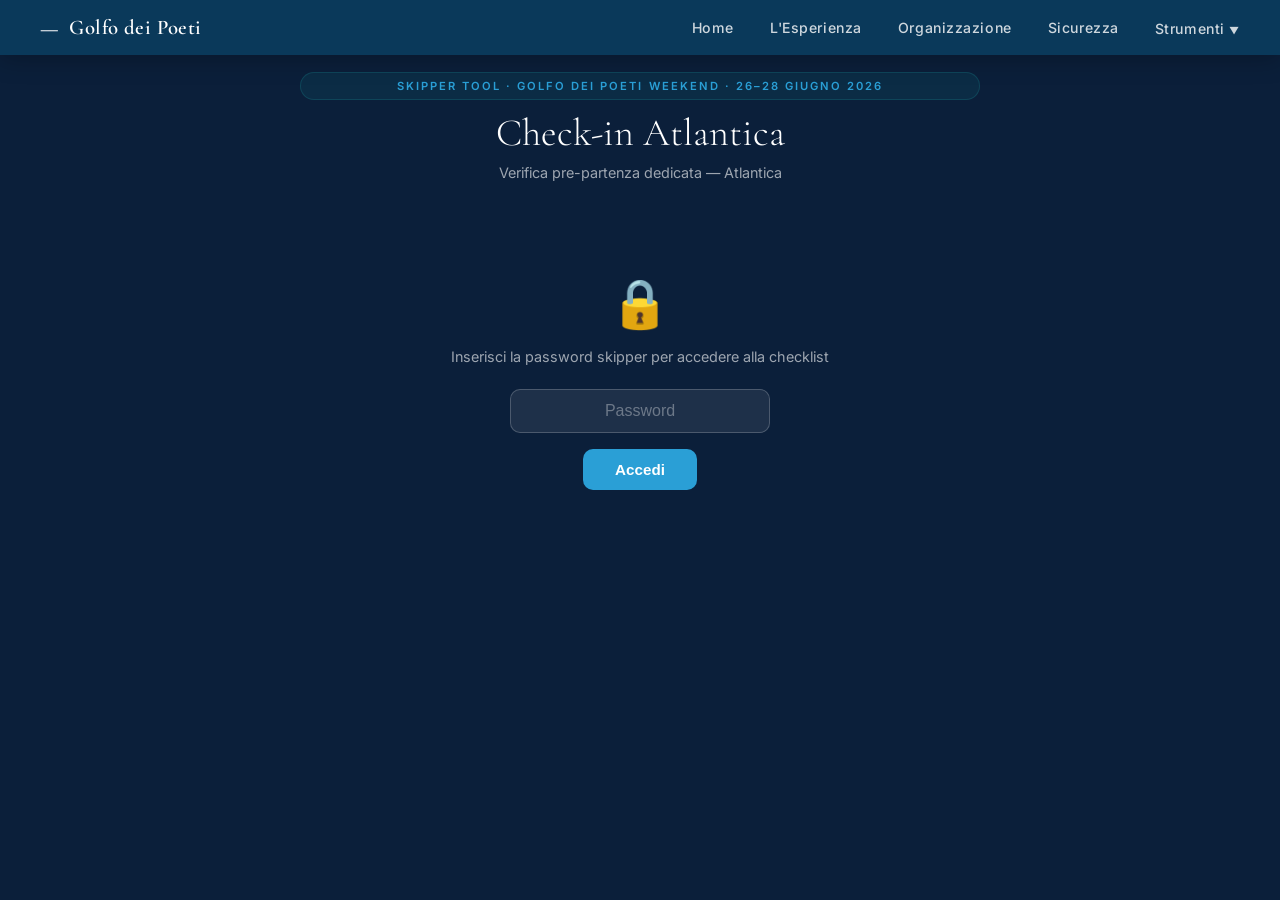
<file: checkin.html>
<!DOCTYPE html>
<html lang="it">
<head>
  <meta charset="UTF-8" />
  <meta name="viewport" content="width=device-width, initial-scale=1.0" />
  <title>Check-in Atlantica · Golfo dei Poeti Weekend</title>
  <link rel="stylesheet" href="styles.css?v=20260525i" />
  <link rel="preconnect" href="https://fonts.googleapis.com" />
  <link rel="preconnect" href="https://fonts.gstatic.com" crossorigin />
  <link href="https://fonts.googleapis.com/css2?family=Cormorant+Garamond:ital,wght@0,300;0,400;0,600;0,700;1,300;1,400&family=Inter:wght@300;400;500;600;700&family=Bebas+Neue&display=swap" rel="stylesheet" />
  <style>
    body { background: var(--ocean); color: #fff; min-height: 100vh; }
    .ci-wrap { max-width: 720px; margin: 0 auto; padding: 32px 20px 80px; }
    .ci-header { text-align: center; padding: 40px 0 32px; }
    .ci-header .label { font-size: .7rem; letter-spacing: .18em; text-transform: uppercase; color: var(--turq); font-weight: 600; display: block; margin-bottom: 10px; }
    .ci-header h1 { font-family: 'Cormorant Garamond', serif; font-size: 2.4rem; font-weight: 300; margin-bottom: 8px; }
    .ci-header p { font-size: .9rem; color: rgba(255,255,255,.6); }

    .tab-nav { display: flex; gap: 6px; flex-wrap: wrap; margin-bottom: 24px; }
    .tab-btn { padding: 7px 13px; background: rgba(255,255,255,.07); border: 1px solid rgba(255,255,255,.12); border-radius: 20px; color: rgba(255,255,255,.6); font-size: .78rem; cursor: pointer; white-space: nowrap; transition: all .2s; }
    .tab-btn:hover { background: rgba(255,255,255,.13); color: #fff; }
    .tab-btn.active { background: var(--turq); border-color: var(--turq); color: #fff; font-weight: 600; }
    .tab-panel { display: none; }
    .tab-panel.active { display: block; }

    .info-card { background: rgba(255,255,255,.05); border: 1px solid rgba(255,255,255,.1); border-radius: 14px; padding: 20px 24px; margin-bottom: 16px; }
    .info-card h3 { font-size: .85rem; font-weight: 700; text-transform: uppercase; letter-spacing: .08em; color: var(--turq); margin-bottom: 12px; }
    .info-card p, .info-card li { font-size: .87rem; color: rgba(255,255,255,.75); line-height: 1.6; }
    .info-card ul { padding-left: 18px; }
    .info-card li { margin-bottom: 4px; }
    .info-card .tag { display: inline-block; padding: 2px 8px; border-radius: 10px; font-size: .72rem; font-weight: 600; margin-right: 4px; }
    .tag-red { background: rgba(248,113,113,.2); color: #fca5a5; }
    .tag-orange { background: rgba(251,146,60,.2); color: #fdba74; }
    .tag-green { background: rgba(52,211,153,.2); color: #6ee7b7; }

    .ci-progress { background: rgba(255,255,255,.08); border-radius: 20px; height: 6px; margin-bottom: 8px; overflow: hidden; }
    .ci-progress-fill { height: 100%; background: var(--turq); border-radius: 20px; transition: width .3s ease; }
    .ci-progress-label { font-size: .78rem; color: rgba(255,255,255,.5); margin-bottom: 28px; }

    .ci-section { margin-bottom: 20px; border-radius: 16px; overflow: hidden; background: rgba(255,255,255,.04); border: 1px solid rgba(255,255,255,.1); }
    .ci-section-header { display: flex; align-items: center; gap: 12px; padding: 16px 20px; background: rgba(255,255,255,.05); cursor: pointer; user-select: none; }
    .ci-section-header .icon { font-size: 1.3rem; }
    .ci-section-header .title { font-weight: 600; font-size: .95rem; flex: 1; }
    .ci-section-header .count { font-size: .78rem; color: rgba(255,255,255,.45); }
    .ci-section-header .arrow { font-size: .8rem; color: rgba(255,255,255,.35); transition: transform .2s; }
    .ci-section.open .arrow { transform: rotate(90deg); }
    .ci-section-body { display: none; padding: 8px 0; }
    .ci-section.open .ci-section-body { display: block; }

    .ci-item { display: flex; align-items: flex-start; gap: 14px; padding: 12px 20px; border-bottom: 1px solid rgba(255,255,255,.05); transition: background .15s; }
    .ci-item:last-child { border-bottom: none; }
    .ci-item:hover { background: rgba(255,255,255,.04); }
    .ci-item input[type=checkbox] { width: 20px; height: 20px; accent-color: var(--turq); cursor: pointer; flex-shrink: 0; margin-top: 2px; }
    .ci-item-body { flex: 1; }
    .ci-item-label { font-size: .88rem; color: rgba(255,255,255,.8); line-height: 1.4; cursor: pointer; display: block; }
    .ci-item.checked .ci-item-label { color: rgba(255,255,255,.35); text-decoration: line-through; }
    .ci-item .hint { font-size: .75rem; color: rgba(255,255,255,.3); display: block; margin-top: 2px; }
    .ci-item-note { width: 100%; margin-top: 7px; padding: 6px 10px; background: rgba(255,255,255,.06); border: 1px solid rgba(255,255,255,.12); border-radius: 8px; color: rgba(255,255,255,.7); font-size: .78rem; resize: none; outline: none; font-family: inherit; transition: border-color .2s; }
    .ci-item-note:focus { border-color: var(--turq); }
    .ci-item-note::placeholder { color: rgba(255,255,255,.25); }

    .sync-bar { display: flex; align-items: center; gap: 8px; font-size: .75rem; color: rgba(255,255,255,.4); margin-bottom: 16px; min-height: 20px; }
    .sync-dot { width: 7px; height: 7px; border-radius: 50%; background: rgba(255,255,255,.2); flex-shrink: 0; }
    .sync-dot.ok { background: #34d399; }
    .sync-dot.err { background: #f87171; }
    .sync-dot.loading { background: var(--turq); animation: pulse .8s infinite; }
    @keyframes pulse { 0%,100%{opacity:1} 50%{opacity:.3} }

    .ci-actions { display: flex; gap: 10px; margin-top: 24px; flex-wrap: wrap; }
    .ci-btn { flex: 1; min-width: 140px; padding: 13px 18px; border: none; border-radius: 12px; font-size: .85rem; font-weight: 600; cursor: pointer; transition: all .2s; }
    .ci-btn-reset { background: rgba(255,255,255,.08); color: rgba(255,255,255,.7); border: 1px solid rgba(255,255,255,.15); }
    .ci-btn-reset:hover { background: rgba(255,255,255,.14); color: #fff; }
    .ci-btn-print { background: var(--turq); color: #fff; }
    .ci-btn-print:hover { background: #17898a; }

    .ci-lock { text-align: center; padding: 60px 20px; }
    .ci-lock .lock-icon { font-size: 3rem; margin-bottom: 16px; }
    .ci-lock p { color: rgba(255,255,255,.6); font-size: .9rem; margin-bottom: 24px; }
    .ci-lock input { display: block; margin: 0 auto 16px; padding: 12px 20px; border-radius: 10px; border: 1px solid rgba(255,255,255,.2); background: rgba(255,255,255,.08); color: #fff; font-size: 1rem; width: 260px; text-align: center; outline: none; }
    .ci-lock input::placeholder { color: rgba(255,255,255,.35); }
    .ci-lock button { padding: 12px 32px; background: var(--turq); color: #fff; border: none; border-radius: 10px; font-size: .95rem; font-weight: 600; cursor: pointer; }
    .ci-lock .err { color: #f87171; font-size: .85rem; margin-top: 10px; display: none; }

    @media print {
      body { background: #fff !important; color: #111 !important; }
      .ci-wrap { padding: 10mm 12mm !important; max-width: 100% !important; }
      .ci-header { padding: 0 0 16px !important; }
      .ci-header h1 { color: #0b3c5d !important; font-size: 1.8rem !important; }
      .ci-header p, .ci-header .label { color: #555 !important; }
      .tab-nav, .sync-bar, .ci-actions, .ci-lock { display: none !important; }
      .ci-progress, .ci-progress-label { display: none !important; }
      .ci-section { border: 1px solid #c0cdd8 !important; background: #fff !important; margin-bottom: 12px !important; break-inside: avoid; }
      .ci-section-body { display: block !important; }
      .ci-section-header { background: #e8f0f7 !important; cursor: default; }
      .ci-section-header .title { color: #0b3c5d !important; }
      .ci-section-header .arrow { display: none; }
      .ci-item { border-bottom: 1px solid #eee !important; padding: 9px 16px !important; }
      .ci-item-label { color: #333 !important; font-size: .85rem !important; }
      .ci-item.checked .ci-item-label { color: #888 !important; }
      .hint { color: #666 !important; }
      .ci-item-note { border: none !important; background: transparent !important; color: #333 !important; padding: 3px 0 !important; min-height: auto !important; }
      .ci-item input[type=checkbox] { accent-color: #1ca7a8; }
      .print-meta { display: block !important; }
    }
    .print-meta { display: none; font-size: .75rem; color: #999; text-align: right; margin-top: 20px; }
  </style>
</head>
<body>

<nav class="nav scrolled" id="nav">
  <div class="nav-inner">
    <a class="nav-logo" href="index.html"><span class="logo-icon">—</span><span>Golfo dei Poeti</span></a>
          <div class="nav-links">
        <a href="index.html">Home</a>
        <a href="esperienza.html">L'Esperienza</a>
        <a href="organizzazione.html">Organizzazione</a>
        <a href="sicurezza.html">Sicurezza</a>
        <div class="dropdown" id="navDropdown">
          <a href="javascript:void(0)" class="dropdown-toggle">Strumenti <span style="font-size:.7em">▼</span></a>
          <div class="dropdown-menu">
            <a href="checkin.html" class="active">Check-in Barca</a>
            <a href="inventario.html">Inventario</a>
            <a href="meteo.html">Meteo Operativo</a>
          </div>
        </div>
      </div><button class="nav-burger" id="navBurger" aria-label="Menu"><span></span><span></span><span></span></button>
  </div>
      <div class="nav-mobile" id="navMobile">
      <a href="index.html">Home</a>
      <a href="esperienza.html">L'Esperienza</a>
      <a href="organizzazione.html">Organizzazione</a>
      <a href="sicurezza.html">Sicurezza</a>
      <a href="valigia.html">Valigia Intelligente</a>
      <a href="cambusa.html">Cambusa</a>
      <a href="atlantica.html#crewlist">Crew List</a>
      <a href="meteo.html">Meteo</a>
      <a href="rotta.html">Rotta</a>
      <a href="checkin.html" style="color:var(--turq);font-weight:700;">Check-in Barca</a>
      <a href="inventario.html">Inventario</a>
    </div>
</nav>

<div class="ci-wrap">
  <div class="ci-header">
    <span class="label">Skipper Tool · Golfo dei Poeti Weekend · 26–28 Giugno 2026</span>
    <h1>Check-in Atlantica</h1>
    <p>Verifica pre-partenza dedicata — Atlantica</p>
  </div>

  <!-- Lock screen -->
  <div id="lockScreen" class="ci-lock">
    <div class="lock-icon">🔒</div>
    <p>Inserisci la password skipper per accedere alla checklist</p>
    <input type="password" id="pwdInput" placeholder="Password" onkeydown="if(event.key==='Enter')unlock()" />
    <button onclick="unlock()">Accedi</button>
    <div class="err" id="lockErr">Password errata. Riprova.</div>
  </div>

  <!-- Main content (hidden until unlocked) -->
  <div id="mainContent" style="display:none">

    <!-- Tab navigation -->
    <div class="tab-nav" id="tabNav">
      <button class="tab-btn active" onclick="switchTab(0)">🚨 Check-in Barca</button>
      <button class="tab-btn" onclick="switchTab(1)">👥 Briefing</button>
      <button class="tab-btn" onclick="switchTab(2)">⛵ Prima di Salpare</button>
      <button class="tab-btn" onclick="switchTab(3)">🔍 Diagnostica 72h</button>
      <button class="tab-btn" onclick="switchTab(4)">📅 Verifiche Quotidiane</button>
      <button class="tab-btn" onclick="switchTab(5)">🆘 Shock Anafilattico</button>
      <button class="tab-btn" onclick="switchTab(6)">💊 Pronto Soccorso</button>
      <button class="tab-btn" onclick="switchTab(7)">🧯 Estintori</button>
      <button class="tab-btn" onclick="switchTab(8)">🍽️ Cambusa</button>
    </div>

    <!-- TAB 0: Check-in Barca (checklist) -->
    <div class="tab-panel active" id="tab-0">
      <div class="info-card" style="border-color:rgba(28,167,168,.35); background:rgba(28,167,168,.08)">
        <h3>⛵ Barca selezionata</h3>
        <p><strong>Atlantica</strong> — questa pagina salva e legge esclusivamente il check-in di questa barca.</p>
      </div>
      <div class="sync-bar"><div class="sync-dot" id="syncDot"></div><span id="syncLabel">—</span></div>
      <div class="ci-progress"><div class="ci-progress-fill" id="progressFill"></div></div>
      <div class="ci-progress-label" id="progressLabel">0 / 0 voci completate</div>
      <div id="checklistContainer"></div>
      <div class="ci-actions">
        <button class="ci-btn ci-btn-reset" onclick="resetChecklist()">↺ Azzera tutto</button>
        <button class="ci-btn ci-btn-print" onclick="printChecklist()">🖨️ Stampa Check-in</button>
      </div>
    </div>

    <!-- TAB 1: Briefing equipaggio -->
    <div class="tab-panel" id="tab-1">
      <div class="info-card">
        <h3>📋 Info Briefing</h3>
        <p><strong>Durata:</strong> 20 minuti — in parte sottocoperta, in parte in coperta</p>
        <p><strong>Owner:</strong> Skipper</p>
        <p><strong>Audience:</strong> Tutti presenti e attenti, no musica. I neofiti devono poter vedere/toccare.</p>
      </div>
      <div class="ci-section open">
        <div class="ci-section-header" onclick="this.parentElement.classList.toggle('open')">
          <span class="icon">👥</span><span class="title">Argomenti da trattare</span><span class="arrow">▶</span>
        </div>
        <div class="ci-section-body" style="display:block">
          <div class="ci-item"><label>🔍 <strong>Conoscere equipaggio</strong> — chi sa nuotare, problemi fisici/allergie, esperienza precedente, nominare un "Secondo" (obbligo di legge)</label></div>
          <div class="ci-item"><label>🗺️ <strong>Intro</strong> — Presentazione crociera e ruolo skipper</label></div>
          <div class="ci-item"><label>🤝 <strong>Vita di bordo</strong> — Regole per stare bene insieme. Assegnazione compiti e ruoli</label></div>
          <div class="ci-item"><label>⚠️ <strong>Sicurezza base</strong> — Occhio al boma, tenersi in navigazione, winch e stopper</label></div>
          <div class="ci-item"><label>🦺 <strong>Dotazioni sicurezza</strong> — Dove sono i giubbotti e cinture, come si usano e regolano <span class="tag tag-red">IMPORTANTE</span></label></div>
          <div class="ci-item"><label>💊 <strong>Cassetta pronto soccorso</strong> — Localizzazione, contenuto e uso</label></div>
          <div class="ci-item"><label>🔥 <strong>Fuochi</strong> — Localizzazione, differenze boette/razzi/fuochi, modalità d'uso</label></div>
          <div class="ci-item"><label>🧯 <strong>Pericoli (fuoco)</strong> — Estintori: dove sono, tipo, come si usano</label></div>
          <div class="ci-item"><label>🌊 <strong>Uomo in mare</strong> — Cosa fare, man over board, tasto Distress, lanciare anulare</label></div>
          <div class="ci-item"><label>📻 <strong>Emergenza / Mayday</strong> — Cosa dire, canale VHF 16, posizione barca, EPIRB, scialuppa</label></div>
          <div class="ci-item"><label>💧 <strong>Condotta di buon senso</strong> — Acqua, elettricità, pulizia e ordine a bordo</label></div>
          <div class="ci-item"><label>❄️ <strong>Frigorifero</strong> — Aperto non raffredda; rifornire quando si preleva; radiatore ben areato</label></div>
          <div class="ci-item"><label>🚽 <strong>Scarichi WC, acqua e luci</strong> — No carta igienica nello scarico, risparmio acqua, spegnere luci</label></div>
          <div class="ci-item"><label>📦 <strong>Robe appese</strong> — Roba non legata vola, quella appoggiata cade; attenzione pentole in navigazione</label></div>
          <div class="ci-item"><label>🗺️ <strong>Tavolo carteggio</strong> — Plancia libera da riviste, creme, occhiali, fotocamere</label></div>
          <div class="ci-item"><label>🌙 <strong>Sempre pronti a salpare</strong> — La notte l'imbarcazione deve essere pronta a salpare</label></div>
          <div class="ci-item"><label>🚤 <strong>Tender</strong> — Spiegazione e rischi; remi a bordo, luce la sera, pieno di carburante</label></div>
          <div class="ci-item"><label>💰 <strong>Cassa e deposito cauzionale</strong> — Raccogliere deposito, spiegare gestione cassa comune</label></div>
          <div class="ci-item"><label>⚓ <strong>Ormeggio e ancoraggio</strong> — Ruoli, nodi principali, mezzo marinaio, parabordi, lancio cime</label></div>
          <div class="ci-item"><label>📻 <strong>Reperibilità skipper</strong> — VHF ch 72 / cellulare. Chiavi accensione sempre nel quadro</label></div>
        </div>
      </div>
    </div>

    <!-- TAB 2: Controlli prima di salpare -->
    <div class="tab-panel" id="tab-2">
      <div class="ci-section open">
        <div class="ci-section-header" onclick="this.parentElement.classList.toggle('open')">
          <span class="icon">⛵</span><span class="title">Controlli Prima di Salpare</span><span class="arrow">▶</span>
        </div>
        <div class="ci-section-body" style="display:block">
          <div class="ci-item"><label><strong>Meteo</strong><span class="hint">7-2 gg prima: sinottiche (0/6/12/18). 1 gg prima: modelli (Windy — GFS/ECMWF/ICON/NEMS/AROME)</span></label></div>
          <div class="ci-item"><label><strong>Imbarcazione</strong><span class="hint">Motore a giri giusti, controllare elettronica</span></label></div>
          <div class="ci-item"><label><strong>Ormeggio</strong><span class="hint">Condizioni uscita, trappe, chi fa cosa nell'equipaggio</span></label></div>
          <div class="ci-item"><label><strong>Strumenti</strong><span class="hint">Elettronica di bordo, batterie e gasolio</span></label></div>
          <div class="ci-item"><label><strong>Scafo</strong><span class="hint">Usura e danni visivi</span></label></div>
          <div class="ci-item"><label><strong>Uscita dal porto</strong><span class="hint">Gestione uscita, punto di ritrovo, coppia di sicurezza</span></label></div>
          <div class="ci-item"><label><strong>Acqua</strong><span class="hint">Last minute refill — non fa mai male</span></label></div>
          <div class="ci-item"><label><strong>Ordine generale</strong><span class="hint">Nautico, cambusa, bagagli</span></label></div>
        </div>
      </div>
    </div>

    <!-- TAB 3: Diagnostica scafo prime 72h -->
    <div class="tab-panel" id="tab-3">
      <div class="ci-section open">
        <div class="ci-section-header" onclick="this.parentElement.classList.toggle('open')">
          <span class="icon">🔍</span><span class="title">Diagnostica Scafo — Prime 24/72h</span><span class="arrow">▶</span>
        </div>
        <div class="ci-section-body" style="display:block">
          <div class="ci-item"><label><strong>Bulbo</strong><span class="hint">Danni, anomalie, allentamenti, crepature</span></label></div>
          <div class="ci-item"><label><strong>Carena</strong><span class="hint">Primo bagno: botte, graffi su carena, bulbo, timone, elica. Pulizia manicotti aspirazione/espulsione acqua</span></label></div>
          <div class="ci-item"><label><strong>Armo</strong><span class="hint">Tensione sartiame e stralli, manovre correnti, attrezzature coperta, vele</span></label></div>
          <div class="ci-item"><label><strong>Strumentazione</strong><span class="hint">GPS posizione e dati, VHF trasmissione/ricezione, autopilota, profondimetro, LOG vs SOG</span></label></div>
          <div class="ci-item"><label><strong>Motore</strong><span class="hint">Livelli gasolio/olio/raffreddamento, girante, fumi, calcolo ore/consumo, sentina motore</span></label></div>
          <div class="ci-item"><label><strong>Consumo elettrico</strong><span class="hint">Frigo, VHF, luci, autopilota, strumentazione navigazione</span></label></div>
        </div>
      </div>
    </div>

    <!-- TAB 4: Verifiche quotidiane -->
    <div class="tab-panel" id="tab-4">
      <div class="ci-section open">
        <div class="ci-section-header" onclick="this.parentElement.classList.toggle('open')">
          <span class="icon">📅</span><span class="title">Verifiche Quotidiane Scafo</span><span class="arrow">▶</span>
        </div>
        <div class="ci-section-body" style="display:block">
          <div class="ci-item"><label><strong>Bilge (Sentina)</strong><span class="hint">Controllare accumuli d'acqua. Se presente: individuare la fonte e adottare misure correttive</span></label></div>
          <div class="ci-item"><label><strong>Battery</strong><span class="hint">Livello batteria, correttamente fissata e collegata</span></label></div>
          <div class="ci-item"><label><strong>Engine</strong><span class="hint">Olio motore, liquido raffreddamento, cinghie. Avviare e far girare alcuni minuti</span></label></div>
          <div class="ci-item"><label><strong>Fuel and Water</strong><span class="hint">Livelli carburante e acqua sufficienti per la navigazione giornaliera</span></label></div>
          <div class="ci-item"><label><strong>Navigation Equipment</strong><span class="hint">GPS, chartplotter, bussola, ecoscandaglio — tutti funzionanti</span></label></div>
          <div class="ci-item"><label><strong>Sails and Rigging</strong><span class="hint">Vele e attrezzatura: segni di usura o danni</span></label></div>
          <div class="ci-item"><label><strong>Deck</strong><span class="hint">Ponte: nessun elemento allentato o danneggiato, tutte le linee fissate correttamente</span></label></div>
        </div>
      </div>
    </div>

    <!-- TAB 5: Shock anafilattico -->
    <div class="tab-panel" id="tab-5">
      <div class="info-card">
        <h3>⚠️ Cos'è lo Shock Anafilattico</h3>
        <p>Reazione allergica estremamente grave e potenzialmente letale. Può verificarsi a distanza di secondi o minuti dall'esposizione all'allergene.</p>
        <p style="margin-top:8px"><strong>Cause:</strong> alimenti (arachidi), farmaci, veleno di insetti, lattice, esercizio fisico.</p>
      </div>
      <div class="info-card">
        <h3>🔴 Sintomi</h3>
        <ul>
          <li><strong>Pelle:</strong> prurito, orticaria, arrossamento, gonfiore</li>
          <li><strong>Naso:</strong> starnuti, naso chiuso/che cola</li>
          <li><strong>Bocca:</strong> prurito, gonfiore labbra e lingua</li>
          <li><strong>Gola:</strong> senso di oppressione, difficoltà a deglutire, gonfiore</li>
          <li><strong>Petto:</strong> mancanza di respiro, tosse, dispnea, dolore toracico</li>
          <li><strong>Cuore:</strong> polso debole, svenimento, shock</li>
          <li><strong>GI:</strong> vomito, diarrea, crampi</li>
          <li><strong>Sistema nervoso:</strong> capogiri, svenimento</li>
        </ul>
      </div>
      <div class="info-card">
        <h3>✅ Cosa Fare — Procedura</h3>
        <ul>
          <li><span class="tag tag-red">1</span> Mettere la barca in sicurezza, incaricare 2 membri per continuare la navigazione</li>
          <li><span class="tag tag-red">2</span> Rimuovere contatto con l'allergene (es. rimuovere pungiglione)</li>
          <li><span class="tag tag-orange">3</span> Posizionare: seduto se difficoltà respiratorie; posizione laterale di sicurezza se privo di conoscenza</li>
          <li><span class="tag tag-red">4</span> Usare autoiniettore di adrenalina se disponibile (ripetere dopo 5-15 min se no miglioramenti)</li>
          <li><span class="tag tag-orange">5</span> Contattare CIRM (Centro Internazionale Radio Medico) — VHF ch 16</li>
          <li><span class="tag tag-red">6</span> Rientro in porto urgente per pronto soccorso</li>
        </ul>
      </div>
    </div>

    <!-- TAB 6: Cassetta pronto soccorso -->
    <div class="tab-panel" id="tab-6">
      <div class="info-card">
        <h3>💊 Cassetta Pronto Soccorso — Oltre 12 Miglia</h3>
        <p style="margin-bottom:12px;font-size:.8rem;color:rgba(255,255,255,.5)">D.M. 03/2022 in vigore dal 8/6/22 — Contenitore PVC arancio stagna e galleggiante</p>
        <ul>
          <li>1 medicinale per mal di mare</li>
          <li>1 medicinale per cefalee</li>
          <li>1 antinfiammatorio generico</li>
          <li>1 flacone Clorexidina 5% (0,5L)</li>
          <li>1 flacone acqua ossigenata 250ml</li>
          <li>1 Neoxidina alcolica-Clorexidina 0,5% 500ml</li>
          <li>1 laccio piatto emostatico in nitrile</li>
          <li>1 cinghia emostatica</li>
          <li>10 bende garza orlata h 10cm</li>
          <li>5 garze idrofile sterili 18×40cm</li>
          <li>5 garze idrofile sterili 20×20cm</li>
          <li>5 suture steri strip 6×38mm</li>
          <li>1 busta ghiaccio istantaneo</li>
          <li>2 cerotti medicati 10×6cm</li>
          <li>1 pallone di rianimazione + maschere adulto e bambino</li>
          <li>1 cotone idrofilo 1kg</li>
          <li>1 forbici Lister 14,5cm</li>
          <li>Guanti sterili latex free (tg L ×1, tg M ×5)</li>
          <li>1 contenitore porta rifiuti taglienti</li>
          <li>1 sfigmomanometro con fonendo</li>
          <li>1 pulsiossimetro</li>
          <li>1 termometro</li>
          <li>1 coperta isotermica</li>
          <li>1 stecca per frattura</li>
          <li>1 manuale pronto soccorso multilingua</li>
          <li>1 copia Decreto Ministeriale</li>
        </ul>
      </div>
      <div class="info-card">
        <h3>📦 Specifiche Valigetta</h3>
        <ul>
          <li>Stagna e galleggiante con guarnizione certificata</li>
          <li>Alta resistenza a sabbia, polveri e agenti marini</li>
          <li>Valvola automatica di pressurizzazione</li>
          <li>Pareti ad alto spessore, cerniera lungo tutto il profilo</li>
          <li>Chiusure di sicurezza a doppio step</li>
        </ul>
      </div>
    </div>

    <!-- TAB 7: Estintori -->
    <div class="tab-panel" id="tab-7">
      <div class="info-card">
        <h3>🧯 Classi di Incendio e Estinguenti</h3>
        <ul>
          <li><span class="tag tag-orange">Classe A</span> Materiali solidi (legno, tessuti) → Acqua, schiuma, polveri chimiche</li>
          <li><span class="tag tag-red">Classe B</span> Liquidi infiammabili (petrolio, oli, vernici) → Schiuma, CO₂, polveri chimiche</li>
          <li><span class="tag tag-orange">Classe C</span> Gas → CO₂, polveri chimiche, idrocarburi alogenati</li>
          <li><span class="tag tag-red">Classe D</span> Metalli → Polveri specifiche</li>
        </ul>
      </div>
      <div class="info-card">
        <h3>📍 A Bordo — Posizioni Obbligatorie</h3>
        <ul>
          <li>1 estintore vicino alla plancia di comando (coperta)</li>
          <li>1 estintore vicino al carteggio (sottocoperta)</li>
          <li>1 estintore vicino alla sala macchine (sottocoperta)</li>
          <li><strong>Minimo 2 sottocoperta + 1 in pozzetto</strong></li>
        </ul>
      </div>
    </div>

    <!-- TAB 8: Cambusa -->
    <div class="tab-panel" id="tab-8">
      <div class="info-card">
        <h3>❄️ In Frigo — Come Disporre</h3>
        <ul>
          <li><strong>Sopra:</strong> Insalata, uova, cibi fragili e confezioni già aperte — in sacchetti di plastica o pellicola (NO carta)</li>
          <li><strong>A metà:</strong> Formaggi, affettati, yogurt, frutta e verdura non fragile — in sacchetti/pellicola</li>
          <li><strong>Sotto:</strong> Vino, acqua, bibite, latte — disporre in piedi</li>
        </ul>
      </div>
      <div class="info-card">
        <h3>🗄️ Fuori dal Frigo — Come Disporre</h3>
        <ul>
          <li><strong>Sotto i paioli / divani dinette:</strong> Bevande e cibi in vetro, plastica o metallo — TOGLIERE dai contenitori in carta o cartone</li>
          <li><strong>Stipetti lato opposto al divano:</strong> Cibi salati (pasta, riso, sughi, tonno, pane) — cose pesanti sotto, leggere sopra</li>
          <li><strong>Stipetti lato opposto al divano:</strong> Cibi dolci (biscotti, caffè, cereali, Nutella) — cose pesanti sotto, leggere sopra</li>
        </ul>
      </div>
    </div>

    <div class="print-meta" id="printMeta"></div>
  </div>
</div>

<script src="script.js?v=20260525i"></script>
<script>
document.getElementById('navBurger').addEventListener('click', () => {
  document.getElementById('navMobile').classList.toggle('open');
});

const ADMIN_PWD  = 'Skipper2026';
const CHECKIN_API = 'https://script.google.com/macros/s/AKfycbxsq-XLUUppET_6Caz0aEUQHjNwH7kkSHJa4X6JXdYe1h58-UCC0D-vyO3TOfZDSIy2/exec';

const SECTIONS_BASE = [
  {
    icon: '🚨', title: 'HIGH FIVE — Priorità Assoluta',
    items: [
      { id: 'hf1', text: 'Salpa ancora', note: 'Funzionamento verricello, calare e salpare 10 mt' },
      { id: 'hf2', text: 'Sentina', note: "Controllo se c'è acqua, pompa elettrica e manuale funzionanti" },
      { id: 'hf3', text: 'Batterie', note: 'Test tensione servizi e motore, verifica ricarica' },
      { id: 'hf4', text: 'Motore', note: 'Accensione, marce, scarico acqua, fumi, olio, cinghia' },
      { id: 'hf5', text: 'Timoneria', note: 'Fluidità, gioco, autopilota, barra di rispetto' },
    ]
  },
  {
    icon: '⚓', title: 'Check-in in Coperta',
    items: [
      { id: 'cop1', text: 'Timone', note: 'Fluidità e gioco, catene/cavi/pistone autopilota. Timone di rispetto: localizzare perno' },
      { id: 'cop2', text: 'Ancora principale / Salpa ancora', note: 'Analisi visiva catena e campana. Magnetotermico, grillo/giunto, sagolino, verricello elettrico e frizione manuale' },
      { id: 'cop3', text: 'Esterno barca — opera morta', note: 'Tuga, pulpiti, battagliola, falchetta: botte, crepe, delaminazione, ruggine' },
      { id: 'cop4', text: 'Opera viva', note: 'Prima occasione: bulbo, timone, elica' },
      { id: 'cop5', text: 'Albero, boma, crocette, sartie, paterazzi', note: "Rettilineità, ammaccature, piede d'albero. Sartie: tensione bilanciata, arridatoi, crocette" },
      { id: 'cop6', text: 'Genoa e Randa', note: 'Apertura/chiusura avvolgifiocco e avvolgiranda, usura, stecche, lazy bag e lazy jack' },
      { id: 'cop7', text: 'Scotte e drizze', note: 'Lunghezza e usura' },
      { id: 'cop8', text: 'Bozzelli, carrelli e stopper', note: 'Stato e usura' },
      { id: 'cop9', text: 'Steriggi', note: 'Guarnizioni e maniglie di chiusura' },
      { id: 'cop10', text: 'Winch e maniglie', note: 'Numero e stato (almeno 2 + 1 rispetto)' },
      { id: 'cop11', text: 'Luci di navigazione', note: 'Via (rosso/verde prua, engine light albero, coronamento poppa). Deck light e testa d\'albero' },
      { id: 'cop12', text: 'Cime e parabordi', note: 'Ormeggio: 1 da 50m, 2 da 20/25m, altre varie. Parabordi: minimo 6' },
      { id: 'cop13', text: 'Dotazioni sicurezza coperta', note: 'Riflettore radar, salvagente anulare + cimino, boetta luminosa, pompa sentina manuale, estintore plancia' },
      { id: 'cop14', text: 'Zattera di salvataggio', note: 'Posizione, n° passeggeri, data scadenza/revisione, stato generale, sagolino innesco libero' },
      { id: 'cop15', text: 'Tender e fuoribordo', note: 'Stato, remi, cimino galleggiante. Motore: carburante, olio, elica, chiavetta, kill-cord' },
      { id: 'cop16', text: 'Ancora di rispetto', note: 'Localizzazione, catena e cima' },
      { id: 'cop17', text: 'Taniche e liquidi motore', note: 'Acqua, gasolio, mix fuoribordo, olio, liquido raffreddamento' },
      { id: 'cop18', text: 'Strumenti navigazione pozzetto', note: 'Bussola, GPS, LOG, ecoscandaglio, indicatore vento, VHF, indicatori acqua e batterie' },
      { id: 'cop19', text: 'Barra di rispetto', note: 'Localizzare perno asse timone, prova funzionamento' },
      { id: 'cop20', text: 'Altre dotazioni', note: 'Bombola gas (principale + rispetto), cavo 220V, tubo acqua, tanica gasolio 20L, lifeline, sassola, buiolo, spugna, ramazza' },
    ]
  },
  {
    icon: '🔧', title: 'Check-in Sotto Coperta — Motore',
    items: [
      { id: 'mot1', text: 'Batterie — analisi visiva', note: 'Pulite, asciutte, non ossidate. Test voltaggio con utenze staccate' },
      { id: 'mot2', text: 'Batterie — test carica', note: 'Fine giornata: ripetere test. Voltaggio variato molto = problema batteria' },
      { id: 'mot3', text: 'Motore — base', note: 'Accensione/spegnimento, marce, acceleratore, folle, effetto evolutivo' },
      { id: 'mot4', text: 'Motore — analisi visiva', note: 'Pulizia, vernice intatta (soprattutto attorno iniettori)' },
      { id: 'mot5', text: 'Motore — Water', note: 'Filtro acqua salata e livello liquido raffreddamento' },
      { id: 'mot6', text: 'Motore — Oil', note: 'Livello e colore olio motore' },
      { id: 'mot7', text: 'Motore — Belt', note: 'Stato e tensione cinghia di trasmissione' },
      { id: 'mot8', text: 'Motore — Bilge', note: 'Pulizia della sentina' },
      { id: 'mot9', text: 'Motore — Leaks', note: 'Corrosione, calcare o liquidi presenti?' },
      { id: 'mot10', text: 'Motore — Exhaust', note: 'Fumi motore e scarico acqua regolari' },
    ]
  },
  {
    icon: '🆘', title: 'Sicurezza Sotto Coperta',
    items: [
      { id: 'sic1', text: 'Sentina', note: 'Acqua presente (dolce o salata?), perdite/falle, pompa elettrica manuale/automatica, filtro, pompa manuale esterna' },
      { id: 'sic2', text: 'Giubbotti salvagente', note: 'N° (1 per imbarcato), localizzazione, stato, tipo (minimo 250N)' },
      { id: 'sic3', text: 'Cinture di sicurezza', note: 'Localizzazione e numero (consigliate almeno 4)' },
      { id: 'sic4', text: 'Estintori', note: 'Localizzazione, stato/validità, tipo, uso, numero (almeno 2 sotto: 1 carteggio, 1 sala macchine)' },
      { id: 'sic5', text: 'Fuochi / boette / razzi', note: 'Localizzazione, scadenza, numero (almeno 2 per tipo vicino carteggio)' },
      { id: 'sic6', text: 'Kit pronto soccorso', note: 'Cerotti, bende, laccio emostatico, disinfettante, antidolorifici, antibiotico' },
      { id: 'sic7', text: 'Cassetta attrezzi e spare parts', note: 'Martello, cacciaviti, pinza, chiavi, seghetto, nastro isolante, tappi turafalle, cinghie, girante, filtri, olio' },
      { id: 'sic8', text: 'EPIRB', note: 'Localizzazione e stato (obbligatorio oltre 50NM)' },
    ]
  },
  {
    icon: '⚡', title: 'Impianti e Strumenti',
    items: [
      { id: 'imp1', text: 'Quadro elettrico', note: 'Indicatori livelli carburante, acqua, batterie. Controllare tutti gli switch' },
      { id: 'imp2', text: 'Strumenti elettronici', note: 'GPS con carte aggiornate, stazione meteo, AIS e radar (se presenti)' },
      { id: 'imp3', text: 'VHF', note: 'Funzionamento, MMSI inserito, procedura MayDay DSC' },
      { id: 'imp4', text: 'GPS', note: 'Impostazione dati e accuratezza posizione porto su carta nautica' },
      { id: 'imp5', text: 'Bow thruster', note: 'Funzionamento e batterie dedicate (se presente)' },
      { id: 'imp6', text: 'Scarichi / acque', note: 'Acque bianche, dolci, salate. Pressione autoclave. WC funzionanti' },
      { id: 'imp7', text: 'Carena — primo bagno', note: 'Botte, graffi su opera viva, bulbo, timone, elica' },
      { id: 'imp8', text: 'Tender sotto coperta', note: 'Stato, tenuta pressione, remi, motore' },
    ]
  },
  {
    icon: '📄', title: 'Documenti di Bordo',
    items: [
      { id: 'doc1', text: 'Licenza di navigazione (Call Sign)', note: 'Abilita navigazione — no visto periodico' },
      { id: 'doc2', text: 'Certificato di sicurezza', note: 'In corso di validità' },
      { id: 'doc3', text: 'Dichiarazione di potenza / certificato motore', note: '' },
      { id: 'doc4', text: 'Polizza assicurazione', note: 'Obbligatoria per tutti i motori, incluso tender' },
      { id: 'doc5', text: 'Licenza esercizio RTF (MMSI)', note: '' },
      { id: 'doc6', text: 'Certificato limitato RTF del comandante', note: '' },
      { id: 'doc7', text: 'Patente nautica in corso di validità', note: 'Se motore > 40 cv' },
      { id: 'doc8', text: 'Documenti identità equipaggio', note: 'Documento per ogni persona a bordo' },
      { id: 'doc9', text: 'Documenti nautici obbligatori', note: 'Portolani, elenco fari, carte nautiche, Carta 1111, avvisi ai naviganti' },
      { id: 'doc10', text: "Manuale d'uso imbarcazione", note: 'Consigliabile' },
    ]
  },
];

const FIXED_BOAT = 'Atlantica';
const BOATS = { Atlantica: { name: 'Atlantica', sections: SECTIONS_BASE } };

let localState = {};
let saveTimers = {};

function switchTab(idx) {
  document.querySelectorAll('.tab-btn').forEach((b, i) => b.classList.toggle('active', i === idx));
  document.querySelectorAll('.tab-panel').forEach((p, i) => p.classList.toggle('active', i === idx));
}

function unlock() {
  const val = document.getElementById('pwdInput').value;
  if (val === ADMIN_PWD) {
    document.getElementById('lockScreen').style.display = 'none';
    document.getElementById('mainContent').style.display = 'block';
    loadFromSheets(FIXED_BOAT);
  } else {
    document.getElementById('lockErr').style.display = 'block';
  }
}

function setSyncState(state, msg) {
  const dot = document.getElementById('syncDot');
  const lbl = document.getElementById('syncLabel');
  dot.className = 'sync-dot ' + state;
  lbl.textContent = msg;
}

function loadFromSheets(boat) {
  setSyncState('loading', 'Caricamento da Google Sheets…');
  localState = getCached(boat);
  renderChecklist(boat);
  const cbName = '_ci_cb_' + Date.now();
  const timeout = setTimeout(() => {
    delete window[cbName];
    const old = document.getElementById('_ci_script');
    if (old) old.remove();
    setSyncState('err', 'Timeout — dati locali in uso');
  }, 8000);
  window[cbName] = function(res) {
    clearTimeout(timeout);
    delete window[cbName];
    const old = document.getElementById('_ci_script');
    if (old) old.remove();
    if (res.ok) {
      localState = {};
      Object.keys(res.data).forEach(id => {
        localState[id] = { stato: res.data[id].stato, nota: res.data[id].nota };
      });
      setCached(boat, localState);
      renderChecklist(boat);
      setSyncState('ok', 'Sincronizzato · ' + new Date().toLocaleTimeString('it-IT'));
    } else {
      setSyncState('err', 'Errore Sheets — dati locali in uso');
      renderChecklist(boat);
    }
  };
  const s = document.createElement('script');
  s.id = '_ci_script';
  s.src = CHECKIN_API + '?boat=' + boat + '&callback=' + cbName;
  document.head.appendChild(s);
  s.onerror = () => {
    clearTimeout(timeout);
    delete window[cbName];
    setSyncState('err', 'Offline — dati locali in uso');
  };
}

function saveToSheets(boat, voceId, stato, nota) {
  const timerKey = boat + ':' + voceId;
  clearTimeout(saveTimers[timerKey]);
  saveTimers[timerKey] = setTimeout(() => {
    setSyncState('loading', 'Salvataggio…');
    const params = new URLSearchParams();
    params.append('boat', boat);
    params.append('voceId', voceId);
    params.append('stato', stato ? 'true' : 'false');
    params.append('nota', nota);
    params.append('skipper', 'Skipper');
    fetch(CHECKIN_API, { method: 'POST', mode: 'no-cors', body: params })
      .then(() => setSyncState('ok', 'Salvato · ' + new Date().toLocaleTimeString('it-IT')))
      .catch(() => setSyncState('err', 'Offline — salvato in locale'));
  }, 800);
}

function getCached(boat) {
  try { return JSON.parse(localStorage.getItem('ci_cache_' + boat)) || {}; } catch(e) { return {}; }
}
function setCached(boat, state) {
  localStorage.setItem('ci_cache_' + boat, JSON.stringify(state));
}

function renderChecklist(boat) {
  const sections = BOATS[boat].sections;
  const container = document.getElementById('checklistContainer');
  container.innerHTML = '';
  sections.forEach((sec, si) => {
    const div = document.createElement('div');
    div.className = 'ci-section open';
    div.id = 'sec-' + si;
    const doneInSec = sec.items.filter(it => localState[it.id] && localState[it.id].stato).length;
    div.innerHTML = `
      <div class="ci-section-header" onclick="toggleSection('sec-${si}')">
        <span class="icon">${sec.icon}</span>
        <span class="title">${sec.title}</span>
        <span class="count">${doneInSec}/${sec.items.length}</span>
        <span class="arrow">▶</span>
      </div>
      <div class="ci-section-body">
        ${sec.items.map(it => {
          const s = localState[it.id] || {};
          const checked = !!s.stato;
          const nota = s.nota || '';
          return `
          <div class="ci-item${checked ? ' checked' : ''}" id="item-${it.id}">
            <input type="checkbox" id="cb-${it.id}" ${checked ? 'checked' : ''}
              onchange="onToggle('${it.id}','sec-${si}',this.checked)"/>
            <div class="ci-item-body">
              <span class="ci-item-label" onclick="document.getElementById('cb-${it.id}').click()">${it.text}</span>
              ${it.note ? `<span class="hint">${it.note}</span>` : ''}
              <textarea class="ci-item-note" rows="1" placeholder="Aggiungi una nota…"
                onchange="onNota('${it.id}',this.value)"
                onfocus="this.rows=3" onblur="this.rows=1">${escHtml(nota)}</textarea>
            </div>
          </div>`;
        }).join('')}
      </div>`;
    container.appendChild(div);
  });
  updateProgress(boat);
}

function escHtml(s) { return (s||'').replace(/&/g,'&amp;').replace(/</g,'&lt;').replace(/>/g,'&gt;'); }

function onToggle(id, secId, checked) {
  if (!localState[id]) localState[id] = { stato: false, nota: '' };
  localState[id].stato = checked;
  setCached(FIXED_BOAT, localState);
  const itemEl = document.getElementById('item-' + id);
  if (itemEl) itemEl.classList.toggle('checked', checked);
  updateProgress(FIXED_BOAT);
  updateSecCount(secId);
  saveToSheets(FIXED_BOAT, id, checked, localState[id].nota);
}

function onNota(id, val) {
  if (!localState[id]) localState[id] = { stato: false, nota: '' };
  localState[id].nota = val;
  setCached(FIXED_BOAT, localState);
  saveToSheets(FIXED_BOAT, id, localState[id].stato, val);
}

function toggleSection(id) { document.getElementById(id).classList.toggle('open'); }

function updateSecCount(secId) {
  const sec = document.getElementById(secId);
  if (!sec) return;
  const total = sec.querySelectorAll('.ci-item').length;
  const done  = sec.querySelectorAll('.ci-item.checked').length;
  const el = sec.querySelector('.count');
  if (el) el.textContent = done + '/' + total;
}

function updateProgress(boat) {
  const sections = BOATS[boat].sections;
  const total = sections.reduce((n, s) => n + s.items.length, 0);
  const done  = sections.reduce((n, s) => n + s.items.filter(it => localState[it.id] && localState[it.id].stato).length, 0);
  const pct = total ? Math.round(done / total * 100) : 0;
  document.getElementById('progressFill').style.width = pct + '%';
  document.getElementById('progressLabel').textContent = done + ' / ' + total + ' voci completate (' + pct + '%)';
}

function resetChecklist() {
  if (!confirm('Azzerare TUTTE le spunte e le note per Atlantica?')) return;
  localState = {};
  setCached(FIXED_BOAT, {});
  renderChecklist(FIXED_BOAT);
  setSyncState('loading', 'Reset in corso…');
  const allIds = SECTIONS_BASE.flatMap(s => s.items.map(it => it.id));
  const promises = allIds.map(id => {
    const p = new URLSearchParams();
    p.append('boat', FIXED_BOAT); p.append('voceId', id); p.append('stato', 'false'); p.append('nota', ''); p.append('skipper', 'Skipper');
    return fetch(CHECKIN_API, { method: 'POST', mode: 'no-cors', body: p }).catch(() => {});
  });
  Promise.all(promises).then(() => setSyncState('ok', 'Reset completato'));
}

function printChecklist() {
  const now = new Date().toLocaleString('it-IT');
  document.getElementById('printMeta').textContent = 'Barca: Atlantica  ·  Stampato: ' + now + '  ·  Skipper: ___________________________';
  window.print();
}
</script>
</body>
</html>
</file>
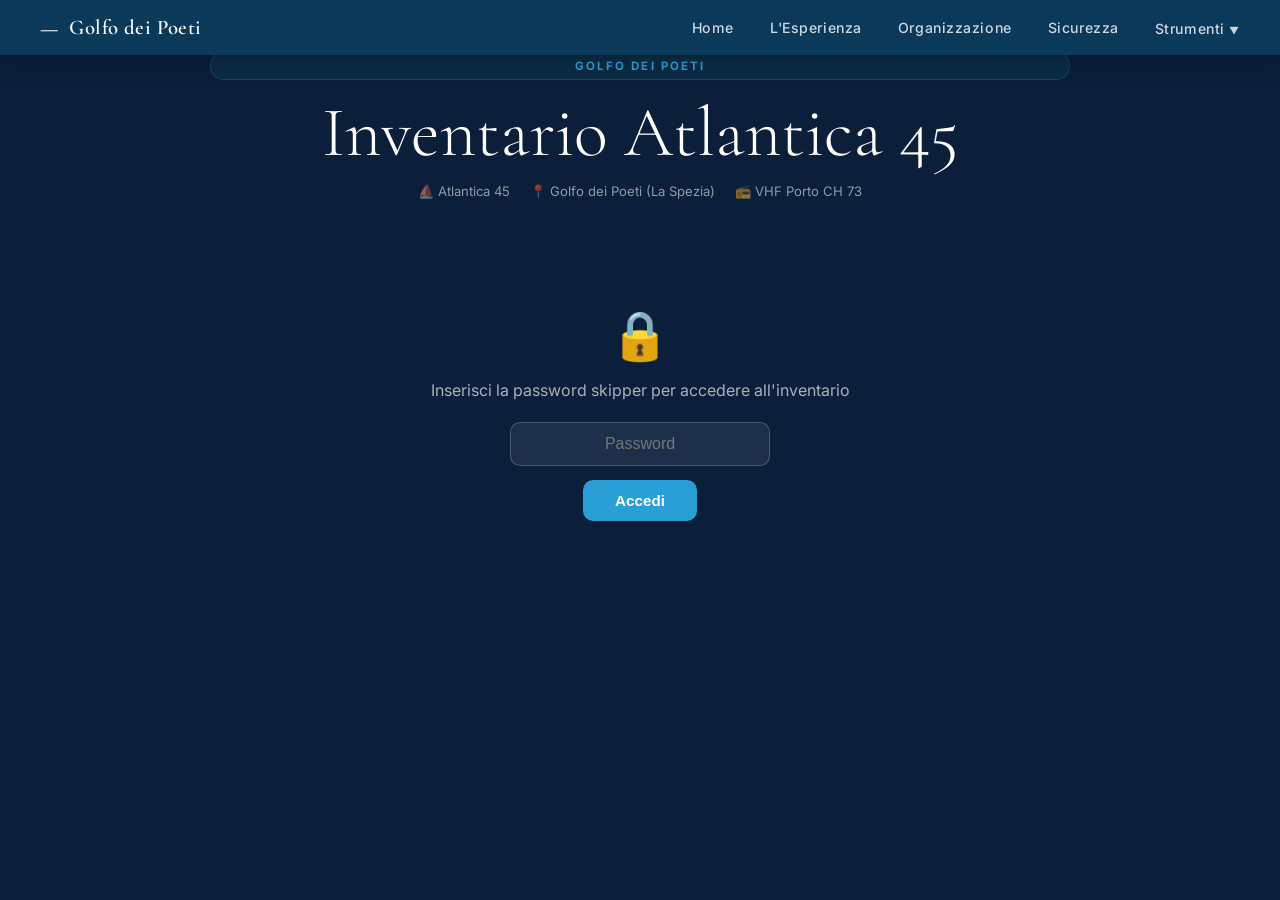
<file: inventario.html>
<!DOCTYPE html>
<html lang="it">
<head>
  <meta charset="UTF-8" />
  <meta name="viewport" content="width=device-width, initial-scale=1.0" />
  <title>Inventario Atlantica · Golfo dei Poeti Weekend</title>
  <link rel="stylesheet" href="styles.css?v=20260528i" />
  <link rel="preconnect" href="https://fonts.googleapis.com" />
  <link rel="preconnect" href="https://fonts.gstatic.com" crossorigin />
  <link href="https://fonts.googleapis.com/css2?family=Cormorant+Garamond:ital,wght@0,300;0,400;0,600;0,700;1,300;1,400&family=Inter:wght@300;400;500;600;700&family=Bebas+Neue&display=swap" rel="stylesheet" />
  <style>
    body { background: var(--ocean); color: #fff; min-height: 100vh; }

    .inv-wrap { max-width: 900px; margin: 0 auto; padding: 52px 20px 100px; }

    /* Header barca */
    .inv-header { text-align: center; margin-bottom: 36px; }
    .inv-header .label { display: block; margin-bottom: 10px; color: var(--turq); font-size: .72rem; font-weight: 700; letter-spacing: .18em; text-transform: uppercase; }
    .inv-header h1 { font-family: 'Cormorant Garamond', serif; font-size: clamp(2.6rem, 7vw, 4.4rem); font-weight: 300; margin-bottom: 8px; }
    .inv-boat-info { display: flex; flex-wrap: wrap; justify-content: center; gap: 10px 20px; color: rgba(255,255,255,.55); font-size: .82rem; margin-bottom: 6px; }
    .inv-boat-info span { display: flex; align-items: center; gap: 5px; }

    /* Warning box 220V */
    .inv-warning { background: rgba(239,68,68,.12); border: 1px solid rgba(239,68,68,.35); border-radius: 16px; padding: 14px 18px; margin-bottom: 24px; display: flex; align-items: flex-start; gap: 12px; }
    .inv-warning .icon { font-size: 1.5rem; flex-shrink: 0; margin-top: 1px; }
    .inv-warning p { color: rgba(255,255,255,.88); font-size: .88rem; line-height: 1.5; margin: 0; font-weight: 600; }

    /* Ore motore */
    .inv-ore { display: grid; grid-template-columns: 1fr 1fr; gap: 12px; margin-bottom: 28px; }
    .inv-ore-block { background: rgba(255,255,255,.05); border: 1px solid rgba(255,255,255,.1); border-radius: 14px; padding: 14px 16px; }
    .inv-ore-block label { display: block; font-size: .7rem; color: rgba(255,255,255,.45); font-weight: 700; text-transform: uppercase; letter-spacing: .12em; margin-bottom: 6px; }
    .inv-ore-block input { width: 100%; background: transparent; border: none; border-bottom: 1px solid rgba(255,255,255,.2); color: #fff; font-size: 1.2rem; font-weight: 600; outline: none; padding: 2px 0; }
    .inv-ore-block input::placeholder { color: rgba(255,255,255,.2); font-weight: 300; font-size: 1rem; }

    /* Progress */
    .inv-progress { margin-bottom: 28px; padding: 16px 18px; background: rgba(255,255,255,.05); border: 1px solid rgba(255,255,255,.1); border-radius: 18px; }
    .inv-progress-row { display: flex; align-items: center; justify-content: space-between; margin-bottom: 10px; }
    .inv-progress-label { font-size: .85rem; color: rgba(255,255,255,.65); }
    .inv-progress-pct { font-size: .85rem; font-weight: 700; color: var(--turq-light); }
    .inv-progress-track { height: 8px; background: rgba(255,255,255,.08); border-radius: 20px; overflow: hidden; }
    .inv-progress-fill { height: 100%; width: 0; background: var(--turq); border-radius: 20px; transition: width .3s ease; }
    .inv-actions { display: flex; gap: 8px; margin-top: 12px; flex-wrap: wrap; }
    .inv-btn { border: none; border-radius: 10px; padding: 9px 16px; font-weight: 700; font-size: .82rem; cursor: pointer; }
    .inv-btn.primary { background: var(--turq); color: #fff; }
    .inv-btn.secondary { background: rgba(255,255,255,.07); border: 1px solid rgba(255,255,255,.14); color: rgba(255,255,255,.7); }
    .inv-btn.danger { background: rgba(239,68,68,.15); border: 1px solid rgba(239,68,68,.25); color: #f87171; }

    /* Sections */
    .inv-section { margin-bottom: 16px; background: rgba(255,255,255,.04); border: 1px solid rgba(255,255,255,.09); border-radius: 20px; overflow: hidden; }
    .inv-section-head { display: flex; align-items: center; gap: 12px; padding: 16px 18px; cursor: pointer; background: rgba(255,255,255,.05); user-select: none; }
    .inv-section-head:hover { background: rgba(255,255,255,.08); }
    .inv-section-head .emoji { font-size: 1.3rem; }
    .inv-section-head h2 { flex: 1; font-size: 1rem; font-weight: 700; }
    .inv-section-count { font-size: .78rem; color: rgba(255,255,255,.4); }
    .inv-section-count.done { color: #4ade80; }
    .inv-chevron { color: rgba(255,255,255,.35); font-size: .85rem; transition: transform .2s; }
    .inv-section.open .inv-chevron { transform: rotate(180deg); }
    .inv-section-body { display: none; }
    .inv-section.open .inv-section-body { display: block; }

    /* Section note */
    .inv-section-note { padding: 10px 18px; background: rgba(239,68,68,.07); border-bottom: 1px solid rgba(255,255,255,.06); font-size: .8rem; color: rgba(255,180,180,.8); }

    /* Items */
    .inv-item { display: grid; grid-template-columns: 22px 1fr auto; gap: 10px; align-items: start; padding: 10px 18px; border-top: 1px solid rgba(255,255,255,.05); transition: background .15s; }
    .inv-item:hover { background: rgba(255,255,255,.03); }
    .inv-item input[type=checkbox] { width: 18px; height: 18px; accent-color: var(--turq); margin-top: 2px; cursor: pointer; flex-shrink: 0; }
    .inv-item-text { min-width: 0; }
    .inv-item-it { display: block; color: rgba(255,255,255,.85); font-size: .88rem; line-height: 1.3; }
    .inv-item.checked .inv-item-it { color: rgba(255,255,255,.32); text-decoration: line-through; }
    .inv-item-en { display: block; font-size: .73rem; color: rgba(255,255,255,.3); margin-top: 2px; font-style: italic; }
    .inv-item.checked .inv-item-en { color: rgba(255,255,255,.18); }
    .inv-badge { display: inline-block; padding: 2px 8px; border-radius: 7px; font-size: .72rem; font-weight: 700; white-space: nowrap; }
    .inv-badge.qty { background: rgba(255,255,255,.07); color: rgba(255,255,255,.5); border: 1px solid rgba(255,255,255,.1); }
    .inv-badge.verify { background: rgba(251,191,36,.1); color: #fbbf24; border: 1px solid rgba(251,191,36,.2); }
    .inv-item.checked .inv-badge { opacity: .35; }

    /* Notes */
    .inv-notes { margin-top: 28px; }
    .inv-notes h3 { font-size: .75rem; font-weight: 700; letter-spacing: .14em; text-transform: uppercase; color: rgba(255,255,255,.45); margin-bottom: 10px; }
    .inv-notes textarea { width: 100%; background: rgba(255,255,255,.05); border: 1px solid rgba(255,255,255,.12); border-radius: 14px; color: #fff; padding: 14px 16px; font-size: .88rem; line-height: 1.6; resize: vertical; min-height: 100px; outline: none; box-sizing: border-box; }
    .inv-notes textarea::placeholder { color: rgba(255,255,255,.22); }
    .inv-notes textarea:focus { border-color: var(--turq); }
    .inv-lock { text-align: center; padding: 70px 20px; color: #fff; }
    .inv-lock .lock-icon { font-size: 3rem; margin-bottom: 16px; }
    .inv-lock p { color: rgba(255,255,255,.65); margin-bottom: 22px; }
    .inv-lock input { display: block; margin: 0 auto 14px; padding: 12px 20px; border-radius: 10px; border: 1px solid rgba(255,255,255,.2); background: rgba(255,255,255,.08); color: #fff; font-size: 1rem; width: 260px; text-align: center; outline: none; }
    .inv-lock button { padding: 12px 32px; background: var(--turq); color: #fff; border: none; border-radius: 10px; font-size: .95rem; font-weight: 600; cursor: pointer; }
    .inv-lock .err { color: #f87171; font-size: .85rem; margin-top: 10px; display: none; }

    @media (max-width: 600px) {
      .inv-ore { grid-template-columns: 1fr; }
    }
    @media print {
      nav, .inv-actions, .inv-btn { display: none !important; }
      .inv-section { break-inside: avoid; }
      .inv-section-body { display: block !important; }
      body { background: #fff !important; color: #000 !important; }
    }
  </style>
</head>
<body>
<nav class="nav scrolled" id="nav">
  <div class="nav-inner">
    <a class="nav-logo" href="index.html"><span class="logo-icon">—</span><span>Golfo dei Poeti</span></a>
          <div class="nav-links">
        <a href="index.html">Home</a>
        <a href="esperienza.html">L'Esperienza</a>
        <a href="organizzazione.html">Organizzazione</a>
        <a href="sicurezza.html">Sicurezza</a>
        <div class="dropdown" id="navDropdown">
          <a href="javascript:void(0)" class="dropdown-toggle">Strumenti <span style="font-size:.7em">▼</span></a>
          <div class="dropdown-menu">
            <a href="checkin.html">Check-in Barca</a>
            <a href="inventario.html" class="active">Inventario</a>
            <a href="meteo.html">Meteo Operativo</a>
          </div>
        </div>
      </div><button class="nav-burger" id="navBurger" aria-label="Menu"><span></span><span></span><span></span></button>
  </div>
      <div class="nav-mobile" id="navMobile">
      <a href="index.html">Home</a>
      <a href="esperienza.html">L'Esperienza</a>
      <a href="organizzazione.html">Organizzazione</a>
      <a href="sicurezza.html">Sicurezza</a>
      <a href="valigia.html">Valigia Intelligente</a>
      <a href="cambusa.html">Cambusa</a>
      <a href="atlantica.html#crewlist">Crew List</a>
      <a href="meteo.html">Meteo</a>
      <a href="rotta.html">Rotta</a>
      <a href="checkin.html">Check-in Barca</a>
      <a href="inventario.html" style="color:var(--turq);font-weight:700;">Inventario</a>
    </div>
</nav>

<div class="inv-wrap">
  <div class="inv-header">
    <span class="label">Golfo dei Poeti</span>
    <h1>Inventario Atlantica 45</h1>
    <div class="inv-boat-info">
      <span>⛵ Atlantica 45</span>
      <span>📍 Golfo dei Poeti (La Spezia)</span>
      <span>📻 VHF Porto CH 73</span>
    </div>
  </div>

  <!-- Lock screen -->
  <div id="invLock" class="inv-lock">
    <div class="lock-icon">🔒</div>
    <p>Inserisci la password skipper per accedere all'inventario</p>
    <input type="password" id="invPwdInput" placeholder="Password" onkeydown="if(event.key==='Enter')unlockInventory()" />
    <button onclick="unlockInventory()">Accedi</button>
    <div class="err" id="invLockErr">Password errata</div>
  </div>

  <!-- Main content -->
  <div id="invContent" style="display:none">
  
  <div class="inv-warning">
    <span class="icon">⚡</span>
    <p>NON ACCENDERE IL MOTORE quando la barca è allacciata alla 220V<br>
    <span style="font-weight:400;font-size:.83rem;color:rgba(255,255,255,.65)">Do not turn engine on when connected to 220V shore power</span></p>
  </div>

  <div class="inv-ore">
    <div class="inv-ore-block">
      <label>Ore motore al CHECK-IN</label>
      <input type="number" id="oreIn" placeholder="es. 1234" />
    </div>
    <div class="inv-ore-block">
      <label>Ore motore al CHECK-OUT</label>
      <input type="number" id="oreOut" placeholder="es. 1251" />
    </div>
  </div>

  <div class="inv-progress">
    <div class="inv-progress-row">
      <span class="inv-progress-label" id="progressLabel">0 / 0 voci verificate</span>
      <span class="inv-progress-pct" id="progressPct">0%</span>
    </div>
    <div class="inv-progress-track"><div class="inv-progress-fill" id="progressFill"></div></div>
    <div class="inv-actions">
      <button class="inv-btn secondary" onclick="expandAll()">Espandi tutto</button>
      <button class="inv-btn secondary" onclick="collapseAll()">Comprimi tutto</button>
      <button class="inv-btn danger" onclick="resetAll()">↺ Azzera checklist</button>
      <button class="inv-btn secondary" onclick="window.print()">🖨️ Stampa</button>
    </div>
  </div>

  <div id="sectionsContainer"></div>

  <div class="inv-notes">
    <h3>Note di Check-in / Check-in Remarks</h3>
    <textarea id="noteCheckin" placeholder="Annotare qui eventuali anomalie, danni o mancanze riscontrate al check-in…"></textarea>
  </div>
</div>
</div>

<script src="script.js?v=20260528i"></script>
<script>
const INV_ADMIN_PWD = 'Skipper2026';
function unlockInventory() {
  const val = document.getElementById('invPwdInput').value;
  if (val === INV_ADMIN_PWD) {
    document.getElementById('invLock').style.display = 'none';
    document.getElementById('invContent').style.display = 'block';
    loadInventory();
  } else {
    document.getElementById('invLockErr').style.display = 'block';
  }
}

document.getElementById('navBurger').addEventListener('click', () => {
  document.getElementById('navMobile').classList.toggle('open');
});

/* ---- DATI INVENTARIO ATLANTICA 45 ---- */
const SECTIONS = [
  {
    id: 'esterno', label: 'Esterno — Coperta', emoji: '⚓',
    items: [
      { id:'e01', it:'Carburante Diesel',             en:'Fuel filling (Diesel)',              qty:'×2' },
      { id:'e02', it:'Rifornimento Acqua',             en:'Water Filling (330l+165l+165l)',     qty:'×3 serbatoi' },
      { id:'e03', it:'Aspirapolvere (gavone poppa dx)',en:'Vacuum cleaner — Stern locker dx',   qty:'×1' },
      { id:'e04', it:'Ancora di rispetto',             en:'Small Anchor',                       qty:'×1' },
      { id:'e05', it:'Cime ormeggio',                  en:'Chain and Rope',                     qty:'×4' },
      { id:'e06', it:'Barra emergenza',                en:'Emergency Tiller',                   qty:'×1' },
      { id:'e07', it:'Gonfiatore',                     en:'Pump',                               qty:'×1' },
      { id:'e08', it:'Remi',                           en:'Oars',                               qty:'×2' },
      { id:'e09', it:'Mezzomarinaio',                  en:'Oarlocks',                           qty:'×1' },
      { id:'e10', it:'Scopa',                          en:'Deck Brush',                         qty:'×1' },
      { id:'e11', it:'Posacenere',                     en:'Ashtray',                            qty:'×1' },
      { id:'e12', it:'Sacca portascarpe',              en:'Shoe Bag',                           qty:'' },
      { id:'e13', it:'Manichetta acqua',               en:'Water hose',                         qty:'×1' },
      { id:'e14', it:'Coperchi strumenti',             en:'Instrument covers',                  qty:'×6' },
      { id:'e15', it:'Pistola manichetta',             en:'Water hose pistol',                  qty:'×1' },
      { id:'e16', it:'Secchio',                        en:'Plastic Bucket',                     qty:'×1' },
      { id:'e17', it:'Spugna',                         en:'Sponge',                             qty:'×1' },
      { id:'e18', it:'Detersivo scafo',                en:'Hull Shampoo',                       qty:'×1' },
      { id:'e19', it:'Pelle di daino',                 en:'Chamois Leather',                    qty:'×1' },
      { id:'e20', it:'Imbuto per carburante',          en:'Fuel tunnel',                        qty:'×1' },
      { id:'e21', it:'Tanica benzina 5lt',             en:'Jerrycan gasoline 5lt',              qty:'×1' },
      { id:'e22', it:'Tasche manovelle winch',         en:'Winch Handle holders',               qty:'×2' },
      { id:'e23', it:'Pompa di sentina manuale',       en:'Hand bilge pump',                    qty:'×1' },
      { id:'e24', it:'Leva della pompa',               en:'Bilge pump handle',                  qty:'×1' },
      { id:'e25', it:'Adattatore 220V',                en:'Adaptor 220V',                       qty:'×1' },
      { id:'e26', it:'Segnali diurni — Cono',          en:'Day signals-cone',                   qty:'×1' },
      { id:'e27', it:'Segnali diurni — Sfera',         en:'Day signals-sphere',                 qty:'×1' },
      { id:'e28', it:'Salvagente anulare',             en:'Horseshoe life buoys',               qty:'×1' },
      { id:'e29', it:'Boetta luminosa',                en:'Light automatic',                    qty:'×1' },
      { id:'e30', it:'Cavo 220V',                      en:'220V shore power cable',             qty:'×1' },
      { id:'e31', it:"Scaletta d'emergenza",           en:'Emergency ladder (Draglie)',          qty:'×1' },
      { id:'e32', it:'Asta + bandiera italiana',       en:'Flag pole and Italian flag',          qty:'×1' },
    ]
  },
  {
    id: 'motore', label: 'Motore — Accensione', emoji: '⚙️',
    note: '⚠️ Accendere e tenere acceso il motore durante questa sezione',
    items: [
      { id:'m01', it:'Strumenti controllo motore',   en:"Engine's controls",           check:true },
      { id:'m02', it:'Controllare scarico',           en:'Check exhaust pipe',           check:true },
      { id:'m03', it:'Provare marcia avanti/indietro',en:'Run engine forward/back',      check:true },
      { id:'m04', it:'Elica di prua (Bow Thruster)',  en:'Bow Thruster',                 check:true, qty:'×1' },
      { id:'m05', it:'Calavele',                      en:'Sail locker',                  qty:'×1' },
      { id:'m06', it:'Olio motore di riserva',        en:'Extra engine oil',             qty:'×1' },
      { id:'m07', it:'Ancora e catena (60 mt)',       en:'Anchor with chain (60mt)',      qty:'×1' },
      { id:'m08', it:'Verricello-Salpaancora',        en:'Windlass',                     check:true },
      { id:'m09', it:'Manovella ancora',              en:'Hand lever for windlass',       qty:'×1' },
      { id:'m10', it:'Telecomando salpancora',        en:'Windlass remote control',       check:true },
      { id:'m11', it:'Apertura spiaggetta poppa',     en:'Swimming platform opening',    check:true },
      { id:'m12', it:'Doccia esterna',                en:'External shower',              qty:'×1' },
      { id:'m13', it:'Bombole gas',                   en:'Gas bottles',                  qty:'×2' },
      { id:'m14', it:'Frigoriferi',                   en:'Electric refrigerator',        qty:'×1' },
      { id:'m15', it:'Autogonfiabile 11 Pax',         en:'Life raft 11 Pax',             qty:'' },
      { id:'m16', it:'Pilota automatico',             en:'Autopilot',                    check:true },
    ]
  },
  {
    id: 'coperta', label: 'Strumenti & Coperta', emoji: '🧭',
    note: '🔴 Spegnere il motore prima di questa sezione',
    items: [
      { id:'c01', it:'Freno ruota del timone',        en:'Steering wheel friction',      check:true },
      { id:'c02', it:'Bussola magnetica',             en:'Magnetic Compass',             qty:'×2' },
      { id:'c03', it:'Ecoscandaglio + Log',           en:'Depth sounder + Log',          check:true },
      { id:'c04', it:'Anemometro',                    en:'Wind indicator',               check:true },
      { id:'c05', it:'GPS-Plotter',                   en:'GPS-Plotter',                  check:true, qty:'×1+2' },
      { id:'c06', it:'AIS — MMSI 247-13507-0',        en:'AIS transponder',              qty:'' },
      { id:'c07', it:'Parabordi laterali',            en:'Side Fenders',                 qty:'×8' },
      { id:'c08', it:'Parabordi-palla',               en:'Round fenders',                qty:'×2' },
      { id:'c09', it:'Scarico Webasto',               en:'Heating exhaust position',     qty:'×3' },
      { id:'c10', it:'Tender (gommone)',               en:'Dinghy',                       qty:'×1' },
      { id:'c11', it:'Bimini',                        en:'Bimini',                       qty:'×1' },
      { id:'c12', it:'Sprayhood',                     en:'Sprayhood',                    qty:'×1' },
      { id:'c13', it:'Vele (rullate)',                en:'Sails (furled)',                qty:'×1' },
      { id:'c14', it:'Winch prua',                    en:'Bow winch',                    qty:'×2' },
      { id:'c15', it:'Winch poppa',                   en:'Stern winch',                   qty:'×2' },
      { id:'c16', it:'Manovelle winch',               en:'Winch handles',                qty:'×4' },
      { id:'c17', it:'Bozzelli',                      en:'Clutches',                     qty:'×6' },
      { id:'c18', it:'Stopper',                        en:'Stoppers',                     qty:'×6' },
      { id:'c19', it:'Cime di scotta',                 en:'Sheets',                       qty:'×6' },
      { id:'c20', it:'Parabolezza',                   en:'Spinnaker pole',                qty:'×1' },
    ]
  },
  {
    id: 'interni', label: 'Interni — Sottocoperta', emoji: '🏠',
    items: [
      { id:'i01', it:'Luci interne',                  en:'Interior lights',               qty:'×12' },
      { id:'i02', it:'Prese 12V',                      en:'12V outlets',                  qty:'×8' },
      { id:'i03', it:'Prese 220V',                     en:'220V outlets',                 qty:'×4' },
      { id:'i04', it:'Frigorifero',                    en:'Refrigerator',                 qty:'×1' },
      { id:'i05', it:'Freezer',                        en:'Freezer',                      qty:'×1' },
      { id:'i06', it:'Pompa sentina elettrica',       en:'Electric bilge pump',          qty:'×2' },
      { id:'i07', it:'Pompa sentina manuale',         en:'Manual bilge pump',            qty:'×1' },
      { id:'i08', it:'Pompa WC elettrica',            en:'Electric toilet pump',           qty:'×2' },
      { id:'i09', it:'Docce interne',                 en:'Interior shower',              qty:'×2' },
      { id:'i10', it:'Watermaker',                     en:'Water maker',                   qty:'×1' },
      { id:'i11', it:'Aria condizionata',              en:'Air conditioning',            qty:'×1' },
      { id:'i12', it:'Riscaldatore',                   en:'Heater',                      qty:'×1' },
      { id:'i13', it:'TV',                            en:'TV',                           qty:'×1' },
      { id:'i14', it:'Sound system',                   en:'Sound system',                 qty:'×1' },
      { id:'i15', it:'Cucina',                        en:'Galley',                       qty:'×1' },
      { id:'i16', it:'Dinette',                       en:'Dinette',                      qty:'×1' },
      { id:'i17', it:'Cabine (×4)',                   en:'Cabins (×4)',                  qty:'×4' },
      { id:'i18', it:'Bagni (×2)',                    en:'Heads (×2)',                   qty:'×2' },
    ]
  },
  {
    id: 'sicurezza', label: 'Sicurezza', emoji: '🦺',
    items: [
      { id:'s01', it:'Giubbotti salvataggio',          en:'Life jackets',                 qty:'×12' },
      { id:'s02', it:'Cinture di sicurezza',          en:'Safety harnesses',              qty:'×12' },
      { id:'s03', it:'Zattera di salvataggio',          en:'Life raft',                     qty:'×1' },
      { id:'s04', it:'Asta uomo a mare',              en:'Man overboard pole',             qty:'×1' },
      { id:'s05', it:'Fuochi di segnalazione',        en:'Signal flares',                qty:'×4' },
      { id:'s06', it:'Boette fumogene',               en:'Smoke signals',                 qty:'×2' },
      { id:'s07', it:'Estintori',                     en:'Fire extinguishers',            qty:'×3' },
      { id:'s08', it:'Cassetta pronto soccorso',       en:'First aid kit',                 qty:'×1' },
      { id:'s09', it:'EPIRB',                         en:'EPIRB',                        qty:'×1' },
      { id:'s10', it:'VHF fisso',                     en:'Fixed VHF',                    qty:'×1' },
      { id:'s11', it:'VHF portatile',                 en:'Portable VHF',                  qty:'×1' },
      { id:'s12', it:'Razzi luminosi',                 en:'Rocket flares',                 qty:'×4' },
      { id:'s13', it:'Specchio di segnalazione',      en:'Signaling mirror',              qty:'×1' },
      { id:'s14', it:'Corno di nebbia',                en:'Fog horn',                     qty:'×1' },
      { id:'s15', it:'Luci di navigazione',           en:'Navigation lights',             qty:'×5' },
      { id:'s16', it:'Luci di ancoraggio',             en:'Anchor lights',                qty:'×2' },
    ]
  },
  {
    id: 'documenti', label: 'Documenti', emoji: '📋',
    items: [
      { id:'d01', it:'Libro di bordo',                 en:'Logbook',                      qty:'×1' },
      { id:'d02', it:'Manuale utente barca',          en:'Owner manual',                  qty:'×1' },
      { id:'d03', it:'Manuale motore',                en:'Engine manual',                 qty:'×1' },
      { id:'d04', it:'Manuale VHF',                   en:'VHF manual',                   qty:'×1' },
      { id:'d05', it:'Polizza assicurativa',           en:'Insurance policy',              qty:'×1' },
      { id:'d06', it:'Licenza di navigazione',         en:'Navigation license',             qty:'×1' },
      { id:'d07', it:'Certificato di immatricolazione', en:'Registration certificate',      qty:'×1' },
      { id:'d08', it:'Kit documenti',                 en:'Documents kit',                qty:'×1' },
    ]
  }
];

let invState = {};

function loadInventory() {
  try {
    invState = JSON.parse(localStorage.getItem('inv_state_atlantica') || '{}');
  } catch(e) {
    invState = {};
  }
  renderSections();
  updateProgress();
}

function renderSections() {
  const container = document.getElementById('sectionsContainer');
  container.innerHTML = '';
  
  SECTIONS.forEach((sec, idx) => {
    const doneCount = sec.items.filter(item => invState[item.id]).length;
    const div = document.createElement('div');
    div.className = 'inv-section' + (idx === 0 ? ' open' : '');
    div.id = 'sec-' + idx;
    
    const noteHtml = sec.note 
      ? `<div class="inv-section-note">${sec.note}</div>` 
      : '';
    
    const itemsHtml = sec.items.map(item => {
      const checked = !!invState[item.id];
      const badge = item.check 
        ? `<span class="inv-badge verify">VERIFICA</span>` 
        : (item.qty ? `<span class="inv-badge qty">${item.qty}</span>` : '');
      
      return `
        <div class="inv-item ${checked ? 'checked' : ''}">
          <input type="checkbox" id="inv-${item.id}" ${checked ? 'checked' : ''} onchange="toggleItem('${item.id}', this.checked)" />
          <div class="inv-item-text">
            <span class="inv-item-it">${item.it}</span>
            <span class="inv-item-en">${item.en}</span>
          </div>
          ${badge}
        </div>
      `;
    }).join('');
    
    div.innerHTML = `
      <div class="inv-section-head" onclick="toggleSection(${idx})">
        <span class="emoji">${sec.emoji}</span>
        <h2>${sec.label}</h2>
        <span class="inv-section-count ${doneCount === sec.items.length ? 'done' : ''}">${doneCount}/${sec.items.length}</span>
        <span class="inv-chevron">▶</span>
      </div>
      ${noteHtml}
      <div class="inv-section-body">
        ${itemsHtml}
      </div>
    `;
    
    container.appendChild(div);
  });
}

function toggleSection(idx) {
  const sec = document.getElementById('sec-' + idx);
  sec.classList.toggle('open');
}

function toggleItem(id, checked) {
  if (checked) {
    invState[id] = true;
  } else {
    delete invState[id];
  }
  try {
    localStorage.setItem('inv_state_atlantica', JSON.stringify(invState));
  } catch(e) {}
  
  const itemEl = document.getElementById('inv-' + id);
  itemEl.closest('.inv-item').classList.toggle('checked', checked);
  
  // Update section count
  const sectionEl = itemEl.closest('.inv-section');
  const sectionIdx = Array.from(document.querySelectorAll('.inv-section')).indexOf(sectionEl);
  const sec = SECTIONS[sectionIdx];
  const doneCount = sec.items.filter(item => invState[item.id]).length;
  const countEl = sectionEl.querySelector('.inv-section-count');
  countEl.textContent = doneCount + '/' + sec.items.length;
  countEl.classList.toggle('done', doneCount === sec.items.length);
  
  updateProgress();
}

function updateProgress() {
  const total = SECTIONS.reduce((n, sec) => n + sec.items.length, 0);
  const done = Object.keys(invState).length;
  const pct = total ? Math.round(done / total * 100) : 0;
  
  document.getElementById('progressLabel').textContent = `${done} / ${total} voci verificate`;
  document.getElementById('progressPct').textContent = `${pct}%`;
  document.getElementById('progressFill').style.width = `${pct}%`;
}

function expandAll() {
  document.querySelectorAll('.inv-section').forEach(sec => sec.classList.add('open'));
}

function collapseAll() {
  document.querySelectorAll('.inv-section').forEach(sec => sec.classList.remove('open'));
}

function resetAll() {
  if (!confirm('Azzerare tutta la checklist inventario?')) return;
  invState = {};
  try {
    localStorage.setItem('inv_state_atlantica', '{}');
  } catch(e) {}
  renderSections();
  updateProgress();
}
</script>
</body>
</html>
</file>
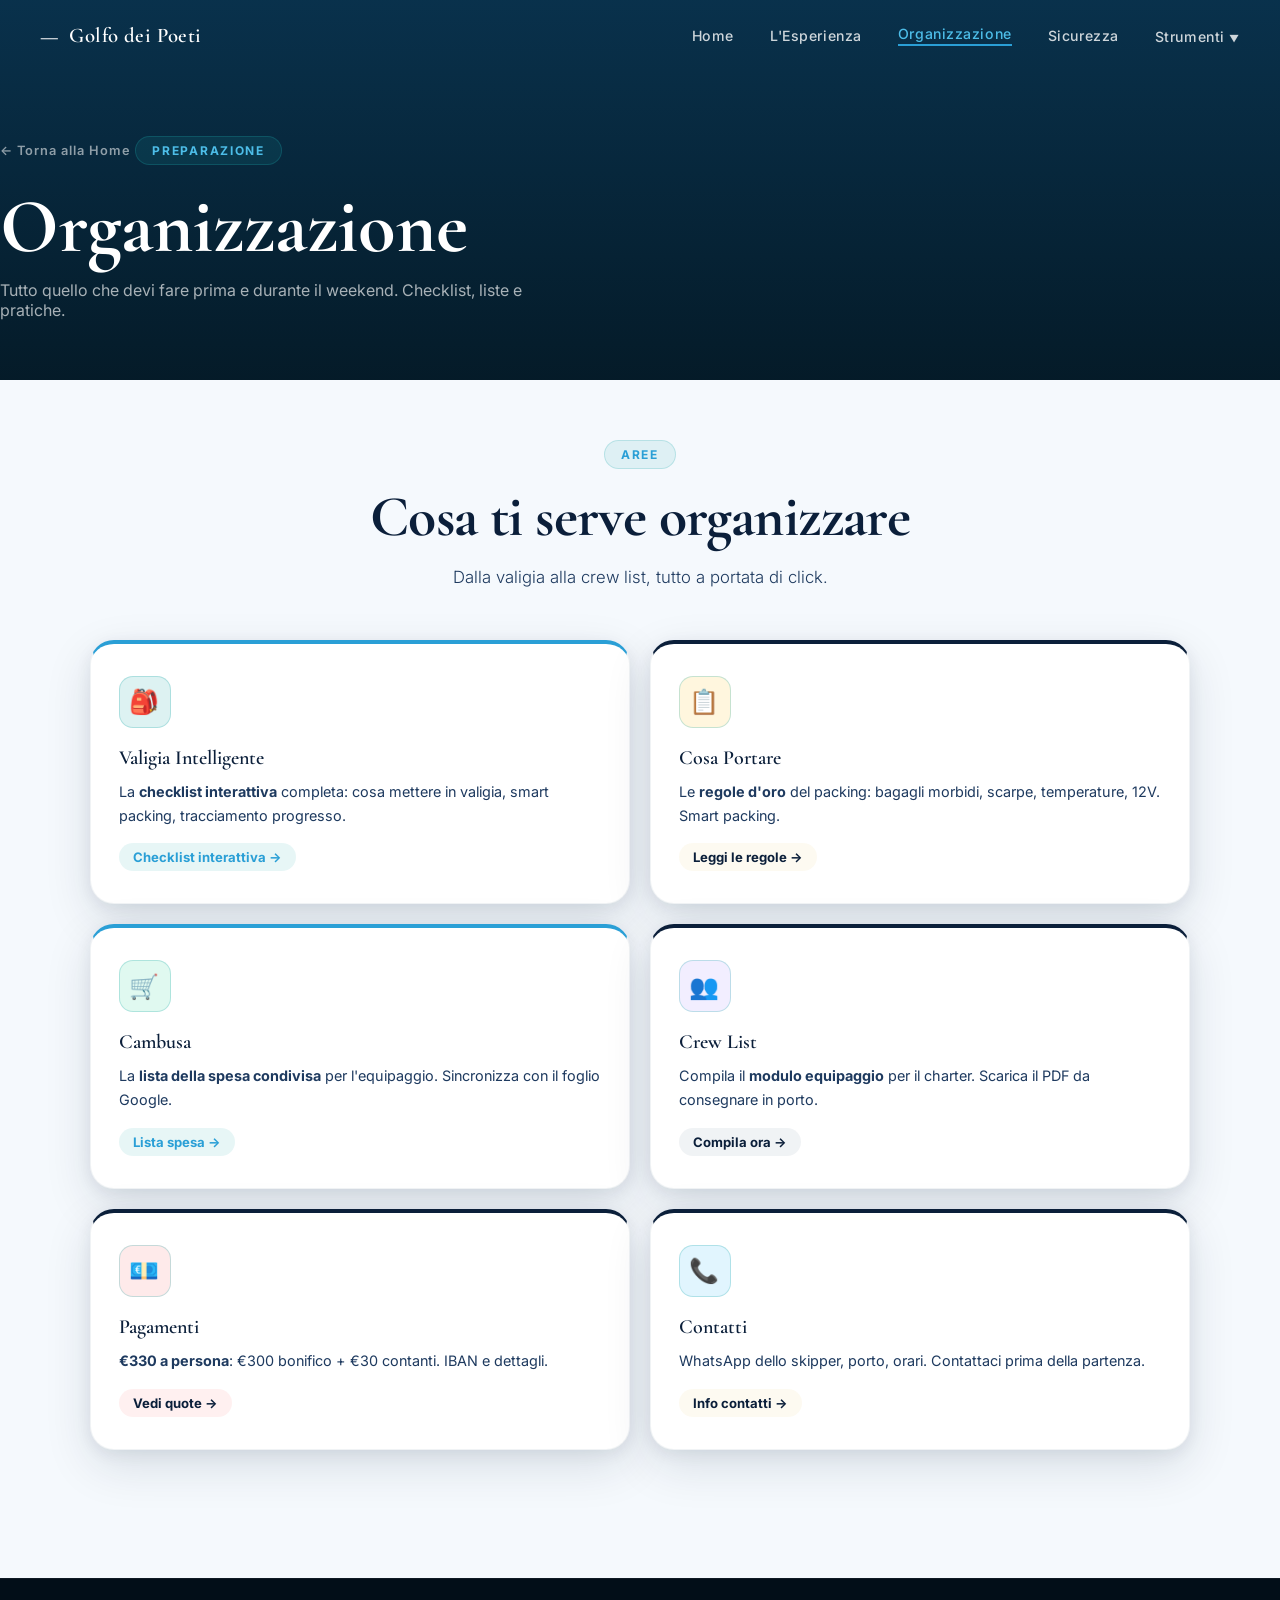
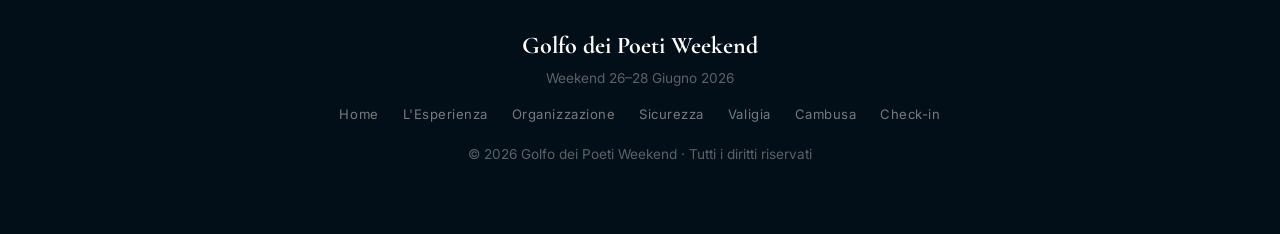
<file: organizzazione.html>
<!DOCTYPE html>
<html lang="it">
<head>
  <meta charset="UTF-8" />
  <meta name="viewport" content="width=device-width, initial-scale=1.0" />
  <title>Organizzazione — Golfo dei Poeti Weekend</title>
  <meta name="description" content="Tutto quello che devi sapere per organizzare il tuo weekend in barca a vela nel Golfo dei Poeti." />
  <link rel="stylesheet" href="styles.css" />
  <link rel="preconnect" href="https://fonts.googleapis.com" />
  <link rel="preconnect" href="https://fonts.gstatic.com" crossorigin />
  <link href="https://fonts.googleapis.com/css2?family=Cormorant+Garamond:ital,wght@0,300;0,400;0,600;0,700;1,300;1,400&family=Inter:wght@300;400;500;600;700&family=Bebas+Neue&display=swap" rel="stylesheet" />
</head>
<body>

<nav class="nav scrolled" id="nav">
  <div class="nav-inner">
    <a class="nav-logo" href="index.html"><span class="logo-icon">—</span><span>Golfo dei Poeti</span></a>
    <div class="nav-links">
      <a href="index.html">Home</a>
      <a href="esperienza.html">L'Esperienza</a>
      <a href="organizzazione.html" class="active">Organizzazione</a>
      <a href="sicurezza.html">Sicurezza</a>
      <div class="dropdown" id="navDropdown">
        <a href="javascript:void(0)" class="dropdown-toggle">Strumenti <span style="font-size:.7em">▼</span></a>
        <div class="dropdown-menu">
          <a href="checkin.html">Check-in Barca</a>
          <a href="inventario.html">Inventario</a>
          <a href="meteo.html">Meteo Operativo</a>
        </div>
      </div>
    </div>
    <button class="nav-burger" id="navBurger" aria-label="Menu"><span></span><span></span><span></span></button>
  </div>
  <div class="nav-mobile" id="navMobile">
    <a href="index.html">Home</a>
    <a href="esperienza.html">L'Esperienza</a>
    <a href="organizzazione.html" style="color:var(--turq);font-weight:700;">Organizzazione →</a>
    <a href="sicurezza.html">Sicurezza</a>
    <a href="valigia.html">Valigia Intelligente</a>
    <a href="cambusa.html">Cambusa</a>
    <a href="atlantica.html#crewlist">Crew List</a>
    <a href="checkin.html">Check-in Barca</a>
    <a href="inventario.html">Inventario</a>
    <a href="meteo.html">Meteo</a>
    <a href="rotta.html">Rotta</a>
  </div>
</nav>

<div class="page-hero">
  <video class="page-hero-video" autoplay muted loop playsinline poster="img/atlantica.jpg">
    <source src="img/barcaferma.mp4" type="video/mp4">
  </video>
  <div class="page-hero-bg" style="background-color:#0b3c5d;"></div>
  <div class="page-hero-overlay"></div>
  <div class="page-hero-content">
    <a href="index.html" class="back-link">← Torna alla Home</a>
    <span class="label light">Preparazione</span>
    <h1 class="page-hero-title">Organizzazione</h1>
    <p class="page-hero-sub">Tutto quello che devi fare prima e durante il weekend. Checklist, liste e pratiche.</p>
  </div>
</div>

<div class="container" style="padding: 60px 20px 80px;">
  <div class="section-header centered" style="margin-bottom:48px;">
    <span class="label">Aree</span>
    <h2 class="h2">Cosa ti serve organizzare</h2>
    <p class="section-desc">Dalla valigia alla crew list, tutto a portata di click.</p>
  </div>

  <div class="regole-grid">
    <a href="valigia.html" class="hub-card turq reveal-up">
      <div class="rc-icon" style="background:rgba(28,167,168,.15);color:var(--turq-light);">🎒</div>
      <h4>Valigia Intelligente</h4>
      <p>La <strong>checklist interattiva</strong> completa: cosa mettere in valigia, smart packing, tracciamento progresso.</p>
      <span class="hub-cta">Checklist interattiva →</span>
    </a>
    <a href="briefing.html#valigia" class="hub-card gold reveal-up d1">
      <div class="rc-icon" style="background:rgba(251,191,36,.15);color:#fbbf24;">📋</div>
      <h4>Cosa Portare</h4>
      <p>Le <strong>regole d'oro</strong> del packing: bagagli morbidi, scarpe, temperature, 12V. Smart packing.</p>
      <span class="hub-cta">Leggi le regole →</span>
    </a>
    <a href="cambusa.html" class="hub-card turq reveal-up d2">
      <div class="rc-icon" style="background:rgba(52,211,153,.15);color:#6ee7b7;">🛒</div>
      <h4>Cambusa</h4>
      <p>La <strong>lista della spesa condivisa</strong> per l'equipaggio. Sincronizza con il foglio Google.</p>
      <span class="hub-cta">Lista spesa →</span>
    </a>
    <a href="atlantica.html#crewlist" class="hub-card ocean reveal-up">
      <div class="rc-icon" style="background:rgba(167,139,250,.15);color:#a78bfa;">👥</div>
      <h4>Crew List</h4>
      <p>Compila il <strong>modulo equipaggio</strong> per il charter. Scarica il PDF da consegnare in porto.</p>
      <span class="hub-cta">Compila ora →</span>
    </a>
    <a href="index.html#quota" class="hub-card coral reveal-up d1">
      <div class="rc-icon" style="background:rgba(248,113,113,.15);color:#f87171;">💶</div>
      <h4>Pagamenti</h4>
      <p><strong>€330 a persona</strong>: €300 bonifico + €30 contanti. IBAN e dettagli.</p>
      <span class="hub-cta">Vedi quote →</span>
    </a>
    <a href="index.html#contatti" class="hub-card gold reveal-up d2">
      <div class="rc-icon" style="background:rgba(56,189,248,.15);color:#38bdf8;">📞</div>
      <h4>Contatti</h4>
      <p>WhatsApp dello skipper, porto, orari. Contattaci prima della partenza.</p>
      <span class="hub-cta">Info contatti →</span>
    </a>
  </div>
</div>

<footer class="footer">
  <div class="container">
    <div class="footer-logo">Golfo dei Poeti Weekend</div>
    <p>Weekend 26–28 Giugno 2026</p>
    <div class="footer-links">
      <a href="index.html">Home</a>
      <a href="esperienza.html">L'Esperienza</a>
      <a href="organizzazione.html">Organizzazione</a>
      <a href="sicurezza.html">Sicurezza</a>
      <a href="valigia.html">Valigia</a>
      <a href="cambusa.html">Cambusa</a>
      <a href="checkin.html">Check-in</a>
    </div>
    <p class="footer-copy">© 2026 Golfo dei Poeti Weekend · Tutti i diritti riservati</p>
  </div>
</footer>

<script src="script.js"></script>
</body>
</html>
</file>
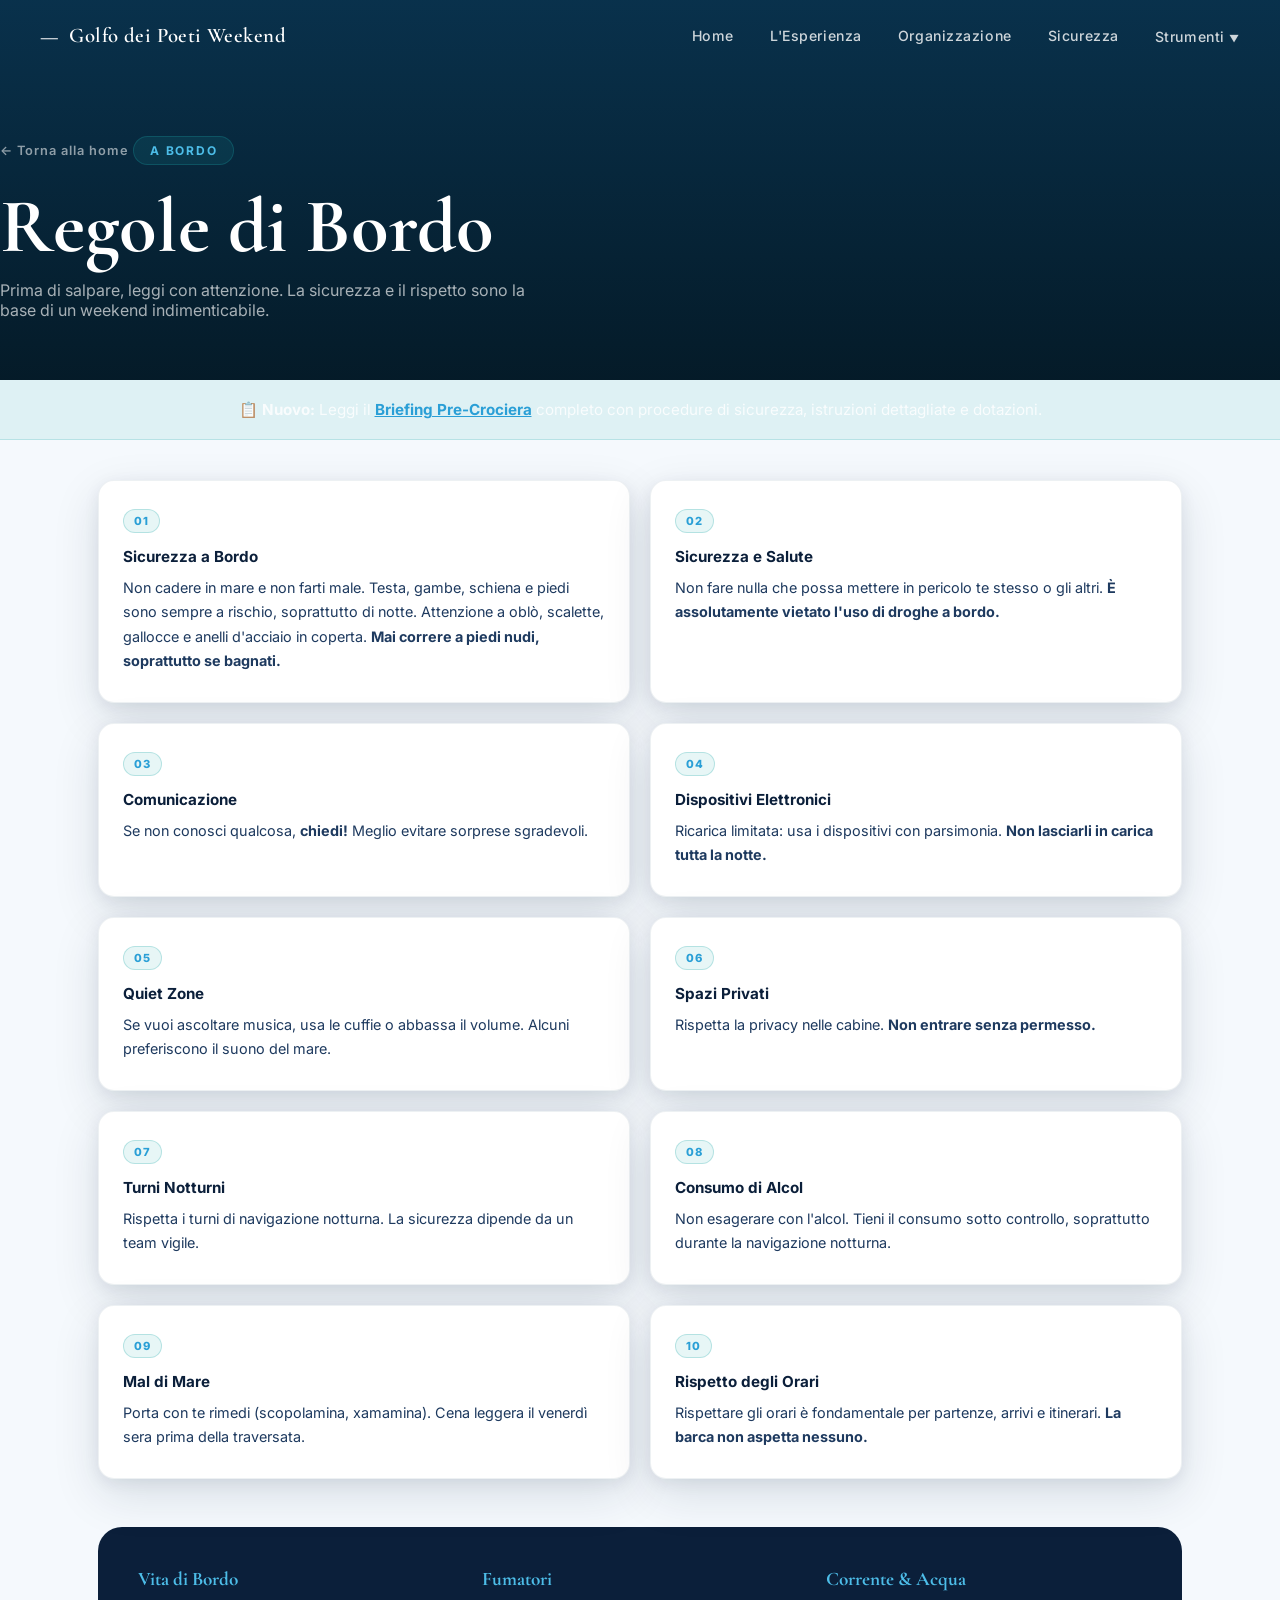
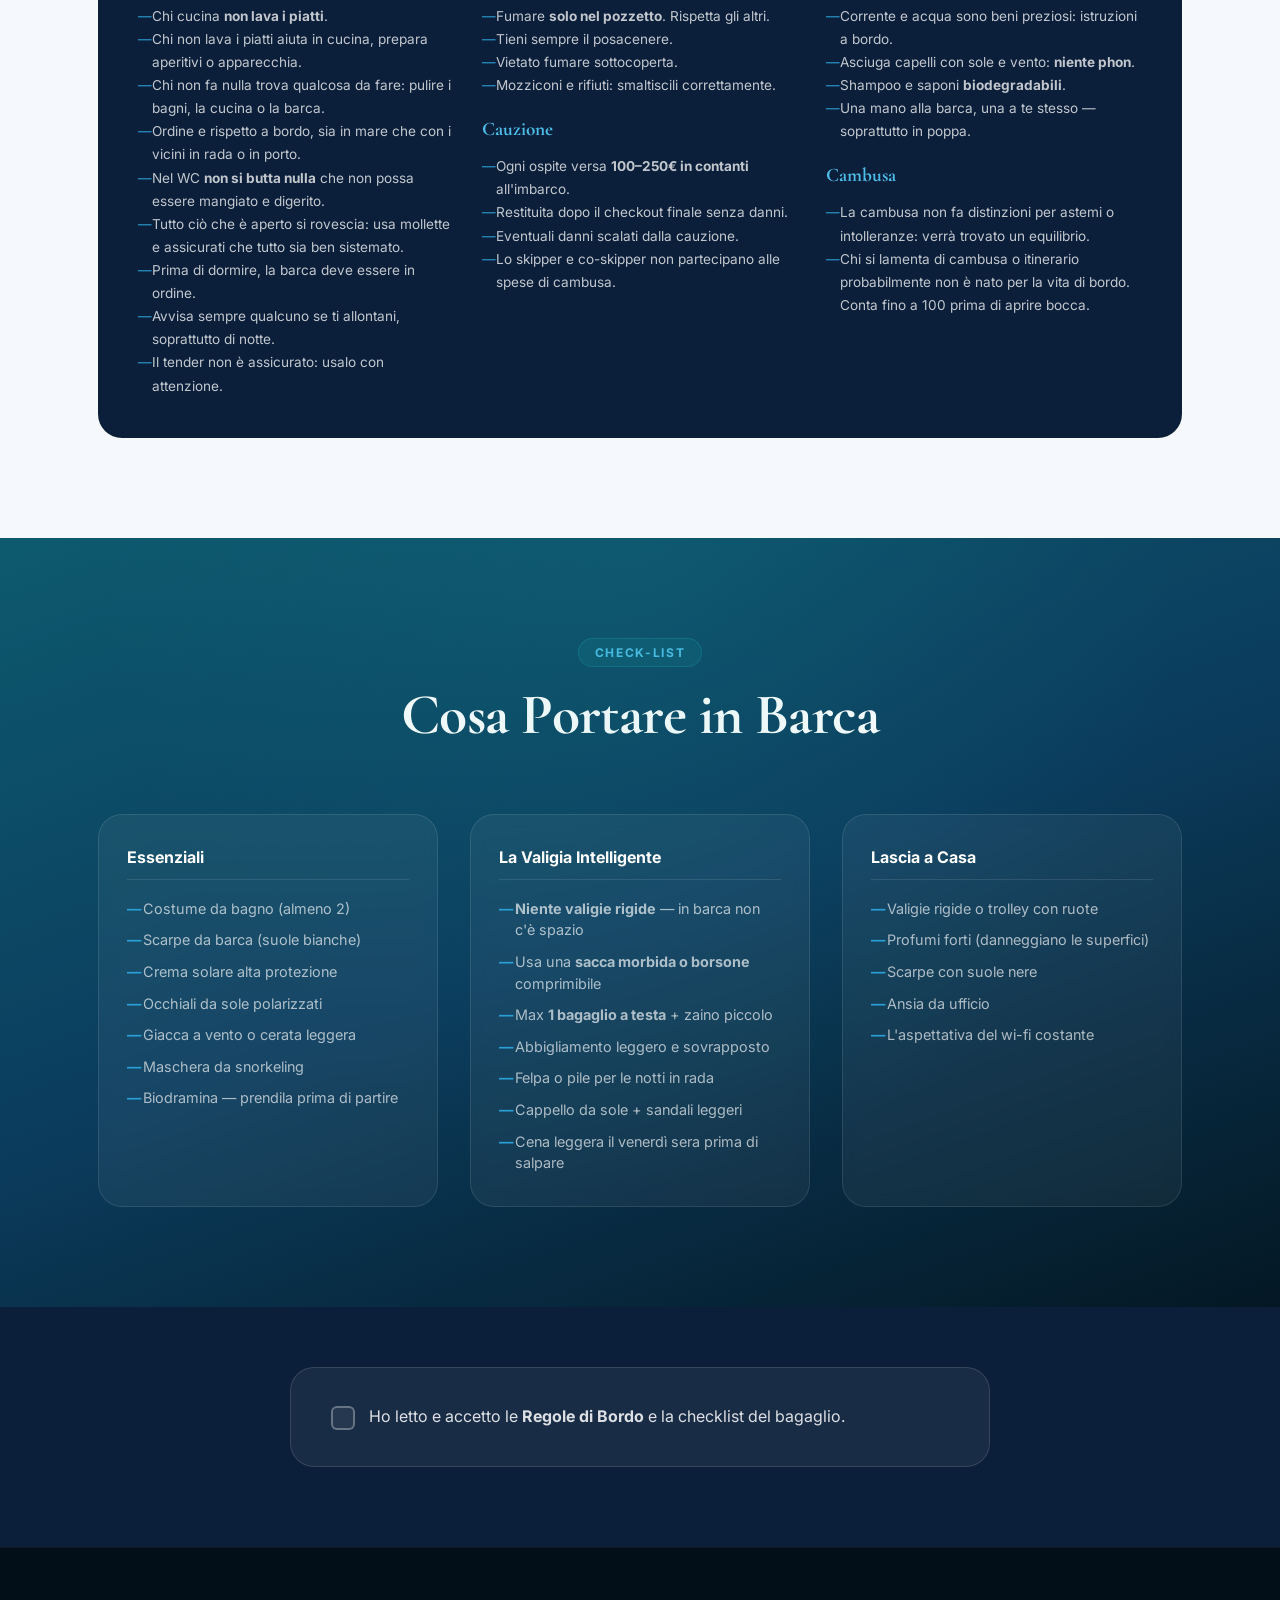
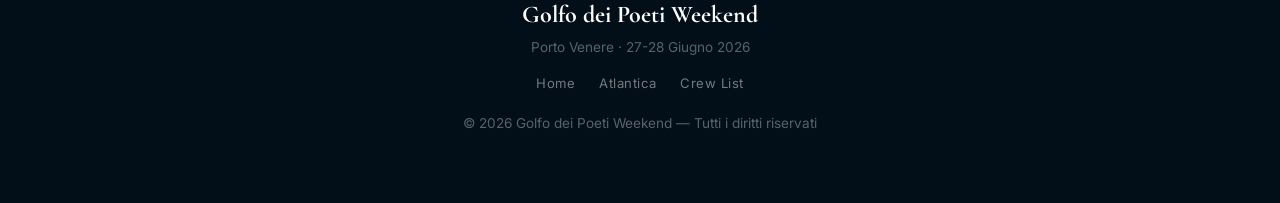
<file: regole.html>
<!DOCTYPE html>
<html lang="it">
<head>
  <meta charset="UTF-8" />
  <meta name="viewport" content="width=device-width, initial-scale=1.0" />
  <title>Regole di Bordo — Golfo dei Poeti Weekend</title>
  <link rel="stylesheet" href="styles.css" />
  <link rel="preconnect" href="https://fonts.googleapis.com" />
  <link rel="preconnect" href="https://fonts.gstatic.com" crossorigin />
  <link href="https://fonts.googleapis.com/css2?family=Cormorant+Garamond:ital,wght@0,300;0,400;0,600;0,700;1,300;1,400&family=Inter:wght@300;400;500;600;700&family=Bebas+Neue&display=swap" rel="stylesheet" />
</head>
<body>

  <nav class="nav scrolled" id="nav">
    <div class="nav-inner">
      <a class="nav-logo" href="index.html">
        <span class="logo-icon">—</span>
        <span>Golfo dei Poeti Weekend</span>
      </a>
            <div class="nav-links">
        <a href="index.html">Home</a>
        <a href="esperienza.html">L'Esperienza</a>
        <a href="organizzazione.html">Organizzazione</a>
        <a href="sicurezza.html">Sicurezza</a>
        <div class="dropdown" id="navDropdown">
          <a href="javascript:void(0)" class="dropdown-toggle">Strumenti <span style="font-size:.7em">▼</span></a>
          <div class="dropdown-menu">
            <a href="checkin.html">Check-in Barca</a>
            <a href="inventario.html">Inventario</a>
            <a href="meteo.html">Meteo Operativo</a>
          </div>
        </div>
      </div><button class="nav-burger" id="navBurger" aria-label="Menu">
        <span></span><span></span><span></span>
      </button>
    </div>
        <div class="nav-mobile" id="navMobile">
      <a href="index.html">Home</a>
      <a href="esperienza.html">L'Esperienza</a>
      <a href="organizzazione.html">Organizzazione</a>
      <a href="sicurezza.html">Sicurezza</a>
      <a href="valigia.html">Valigia Intelligente</a>
      <a href="cambusa.html">Cambusa</a>
      <a href="atlantica.html#crewlist">Crew List</a>
      <a href="meteo.html">Meteo</a>
      <a href="rotta.html">Rotta</a>
      <a href="checkin.html">Check-in Barca</a>
      <a href="inventario.html">Inventario</a>
    </div>
  </nav>

  <!-- PAGE HERO -->
  <div class="page-hero">
    <video class="page-hero-video" autoplay muted loop playsinline poster="img/portovenere.jpg">
      <source src="img/mare.mp4" type="video/mp4">
    </video>
    <div class="page-hero-bg" style="background-color:#0b3c5d;"></div>
    <div class="page-hero-overlay"></div>
    <div class="page-hero-content">
      <a href="index.html" class="back-link">← Torna alla home</a>
      <span class="label light">A Bordo</span>
      <h1 class="page-hero-title">Regole di Bordo</h1>
      <p class="page-hero-sub">Prima di salpare, leggi con attenzione. La sicurezza e il rispetto sono la base di un weekend indimenticabile.</p>
    </div>
  </div>

  <!-- BANNER BRIEFING -->
  <div style="background:rgba(28,167,168,.1);border-bottom:1px solid rgba(28,167,168,.2);">
    <div class="container" style="padding:20px 0;text-align:center;">
      <p style="color:rgba(255,255,255,.8);margin:0;font-size:.95rem;">
        📋 <strong>Nuovo:</strong> Leggi il <a href="briefing.html" style="color:var(--turq);font-weight:700;">Briefing Pre-Crociera</a> completo con procedure di sicurezza, istruzioni dettagliate e dotazioni.
      </p>
    </div>
  </div>

  <!-- REGOLE -->
  <section class="regole" id="regole" style="padding-top:40px">
    <div class="container">

      <div class="regole-grid">
        <div class="regola-card reveal-up">
          <div class="rc-icon">01</div>
          <h4>Sicurezza a Bordo</h4>
          <p>Non cadere in mare e non farti male. Testa, gambe, schiena e piedi sono sempre a rischio, soprattutto di notte. Attenzione a oblò, scalette, gallocce e anelli d'acciaio in coperta. <strong>Mai correre a piedi nudi, soprattutto se bagnati.</strong></p>
        </div>
        <div class="regola-card reveal-up d1">
          <div class="rc-icon">02</div>
          <h4>Sicurezza e Salute</h4>
          <p>Non fare nulla che possa mettere in pericolo te stesso o gli altri. <strong>È assolutamente vietato l'uso di droghe a bordo.</strong></p>
        </div>
        <div class="regola-card reveal-up d2">
          <div class="rc-icon">03</div>
          <h4>Comunicazione</h4>
          <p>Se non conosci qualcosa, <strong>chiedi!</strong> Meglio evitare sorprese sgradevoli.</p>
        </div>
        <div class="regola-card reveal-up d3">
          <div class="rc-icon">04</div>
          <h4>Dispositivi Elettronici</h4>
          <p>Ricarica limitata: usa i dispositivi con parsimonia. <strong>Non lasciarli in carica tutta la notte.</strong></p>
        </div>
        <div class="regola-card reveal-up">
          <div class="rc-icon">05</div>
          <h4>Quiet Zone</h4>
          <p>Se vuoi ascoltare musica, usa le cuffie o abbassa il volume. Alcuni preferiscono il suono del mare.</p>
        </div>
        <div class="regola-card reveal-up d1">
          <div class="rc-icon">06</div>
          <h4>Spazi Privati</h4>
          <p>Rispetta la privacy nelle cabine. <strong>Non entrare senza permesso.</strong></p>
        </div>
        <div class="regola-card reveal-up d2">
          <div class="rc-icon">07</div>
          <h4>Turni Notturni</h4>
          <p>Rispetta i turni di navigazione notturna. La sicurezza dipende da un team vigile.</p>
        </div>
        <div class="regola-card reveal-up d3">
          <div class="rc-icon">08</div>
          <h4>Consumo di Alcol</h4>
          <p>Non esagerare con l'alcol. Tieni il consumo sotto controllo, soprattutto durante la navigazione notturna.</p>
        </div>
        <div class="regola-card reveal-up">
          <div class="rc-icon">09</div>
          <h4>Mal di Mare</h4>
          <p>Porta con te rimedi (scopolamina, xamamina). Cena leggera il venerdì sera prima della traversata.</p>
        </div>
        <div class="regola-card reveal-up d1">
          <div class="rc-icon">10</div>
          <h4>Rispetto degli Orari</h4>
          <p>Rispettare gli orari è fondamentale per partenze, arrivi e itinerari. <strong>La barca non aspetta nessuno.</strong></p>
        </div>
      </div>

      <div class="regole-extra reveal-up">
        <div class="re-block">
          <h4>Vita di Bordo</h4>
          <ul>
            <li>Chi cucina <strong>non lava i piatti</strong>.</li>
            <li>Chi non lava i piatti aiuta in cucina, prepara aperitivi o apparecchia.</li>
            <li>Chi non fa nulla trova qualcosa da fare: pulire i bagni, la cucina o la barca.</li>
            <li>Ordine e rispetto a bordo, sia in mare che con i vicini in rada o in porto.</li>
            <li>Nel WC <strong>non si butta nulla</strong> che non possa essere mangiato e digerito.</li>
            <li>Tutto ciò che è aperto si rovescia: usa mollette e assicurati che tutto sia ben sistemato.</li>
            <li>Prima di dormire, la barca deve essere in ordine.</li>
            <li>Avvisa sempre qualcuno se ti allontani, soprattutto di notte.</li>
            <li>Il tender non è assicurato: usalo con attenzione.</li>
          </ul>
        </div>
        <div class="re-block">
          <h4>Fumatori</h4>
          <ul>
            <li>Fumare <strong>solo nel pozzetto</strong>. Rispetta gli altri.</li>
            <li>Tieni sempre il posacenere.</li>
            <li>Vietato fumare sottocoperta.</li>
            <li>Mozziconi e rifiuti: smaltiscili correttamente.</li>
          </ul>
          <h4 style="margin-top:20px">Cauzione</h4>
          <ul>
            <li>Ogni ospite versa <strong>100–250€ in contanti</strong> all'imbarco.</li>
            <li>Restituita dopo il checkout finale senza danni.</li>
            <li>Eventuali danni scalati dalla cauzione.</li>
            <li>Lo skipper e co-skipper non partecipano alle spese di cambusa.</li>
          </ul>
        </div>
        <div class="re-block">
          <h4>Corrente &amp; Acqua</h4>
          <ul>
            <li>Corrente e acqua sono beni preziosi: istruzioni a bordo.</li>
            <li>Asciuga capelli con sole e vento: <strong>niente phon</strong>.</li>
            <li>Shampoo e saponi <strong>biodegradabili</strong>.</li>
            <li>Una mano alla barca, una a te stesso — soprattutto in poppa.</li>
          </ul>
          <h4 style="margin-top:20px">Cambusa</h4>
          <ul>
            <li>La cambusa non fa distinzioni per astemi o intolleranze: verrà trovato un equilibrio.</li>
            <li>Chi si lamenta di cambusa o itinerario probabilmente non è nato per la vita di bordo. Conta fino a 100 prima di aprire bocca.</li>
          </ul>
        </div>
      </div>
    </div>
  </section>

  <!-- COSA PORTARE -->
  <section class="portare" id="portare">
    <div class="portare-bg"></div>
    <div class="container">
      <div class="section-header centered">
        <span class="label light">Check-list</span>
        <h2 class="h2 light">Cosa Portare in Barca</h2>
      </div>
      <div class="portare-grid">
        <div class="pg-col reveal-left">
          <h4>Essenziali</h4>
          <ul>
            <li>Costume da bagno (almeno 2)</li>
            <li>Scarpe da barca (suole bianche)</li>
            <li>Crema solare alta protezione</li>
            <li>Occhiali da sole polarizzati</li>
            <li>Giacca a vento o cerata leggera</li>
            <li>Maschera da snorkeling</li>
            <li>Biodramina — prendila prima di partire</li>
          </ul>
        </div>
        <div class="pg-col reveal-up d1">
          <h4>La Valigia Intelligente</h4>
          <ul>
            <li><strong>Niente valigie rigide</strong> — in barca non c'è spazio</li>
            <li>Usa una <strong>sacca morbida o borsone</strong> comprimibile</li>
            <li>Max <strong>1 bagaglio a testa</strong> + zaino piccolo</li>
            <li>Abbigliamento leggero e sovrapposto</li>
            <li>Felpa o pile per le notti in rada</li>
            <li>Cappello da sole + sandali leggeri</li>
            <li>Cena leggera il venerdì sera prima di salpare</li>
          </ul>
        </div>
        <div class="pg-col reveal-right d2">
          <h4>Lascia a Casa</h4>
          <ul>
            <li>Valigie rigide o trolley con ruote</li>
            <li>Profumi forti (danneggiano le superfici)</li>
            <li>Scarpe con suole nere</li>
            <li>Ansia da ufficio</li>
            <li>L'aspettativa del wi-fi costante</li>
          </ul>
        </div>
      </div>
    </div>
  </section>

  <!-- ACCETTAZIONE REGOLE -->
  <section class="accetta-regole">
    <div class="container">
      <div class="accetta-box reveal-up" id="accettaBox">
        <div class="accetta-check-wrap">
          <label class="accetta-label">
            <input type="checkbox" id="checkRegole" onchange="toggleAccetta(this)" />
            <span class="accetta-custom-check"></span>
            <span>Ho letto e accetto le <strong>Regole di Bordo</strong> e la checklist del bagaglio.</span>
          </label>
        </div>
        <div class="accetta-status" id="accettaStatus" style="display:none">
          <span class="accetta-badge">Regole accettate</span>
          <a href="atlantica.html#crewlist" class="btn-primary" style="margin-top:0">Compila la Crew List &rarr;</a>
        </div>
      </div>
    </div>
  </section>

  <footer class="footer">
    <div class="container">
      <div class="footer-logo">Golfo dei Poeti Weekend</div>
      <p>Porto Venere · 27-28 Giugno 2026</p>
      <div class="footer-links">
        <a href="index.html">Home</a>
        <a href="atlantica.html">Atlantica</a>
        <a href="atlantica.html#crewlist">Crew List</a>
      </div>
      <p class="footer-copy">© 2026 Golfo dei Poeti Weekend — Tutti i diritti riservati</p>
    </div>
  </footer>

  <script src="script.js"></script>
  <script>
    function toggleAccetta(cb) {
      if (cb.checked) {
        localStorage.setItem('regole_accettate', '1');
        document.getElementById('accettaStatus').style.display = 'flex';
      } else {
        localStorage.removeItem('regole_accettate');
        document.getElementById('accettaStatus').style.display = 'none';
      }
    }
    window.addEventListener('DOMContentLoaded', () => {
      if (localStorage.getItem('regole_accettate') === '1') {
        document.getElementById('checkRegole').checked = true;
        document.getElementById('accettaStatus').style.display = 'flex';
      }
    });
  </script>
</body>
</html>
</file>
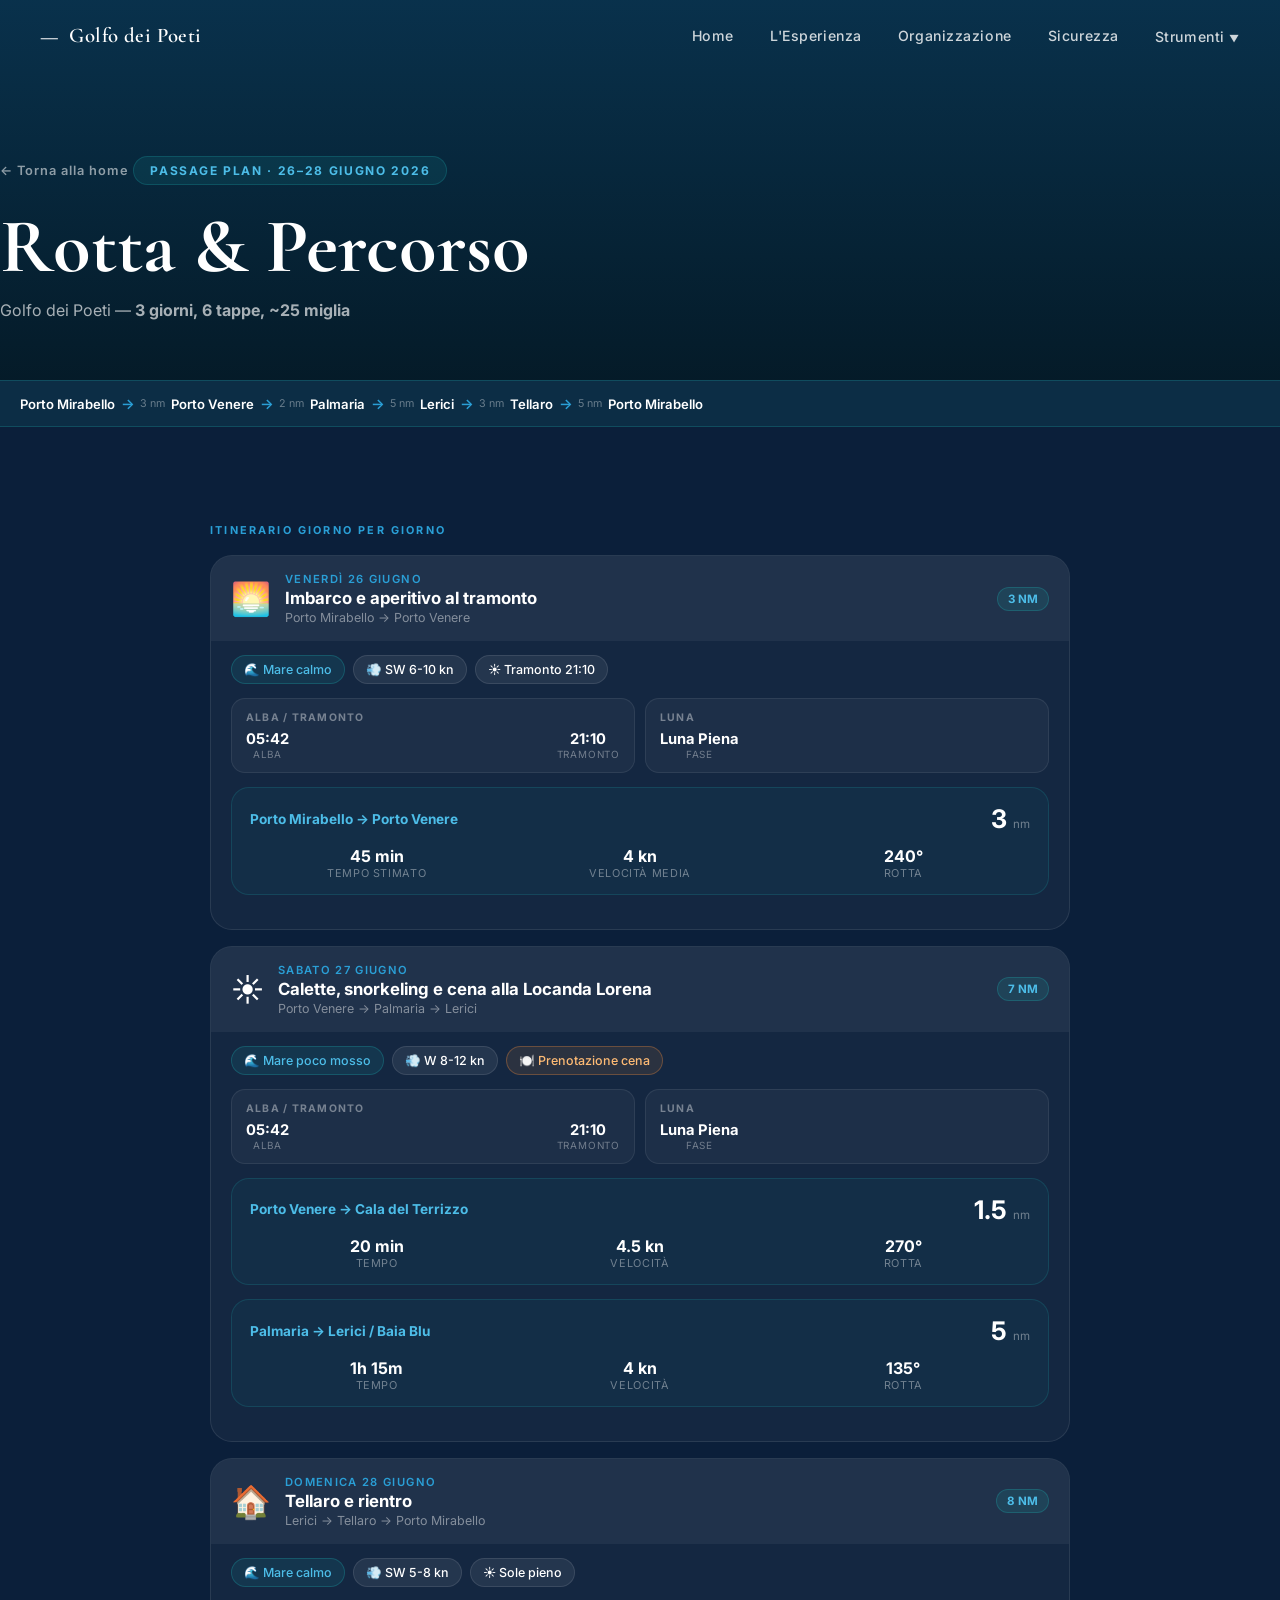
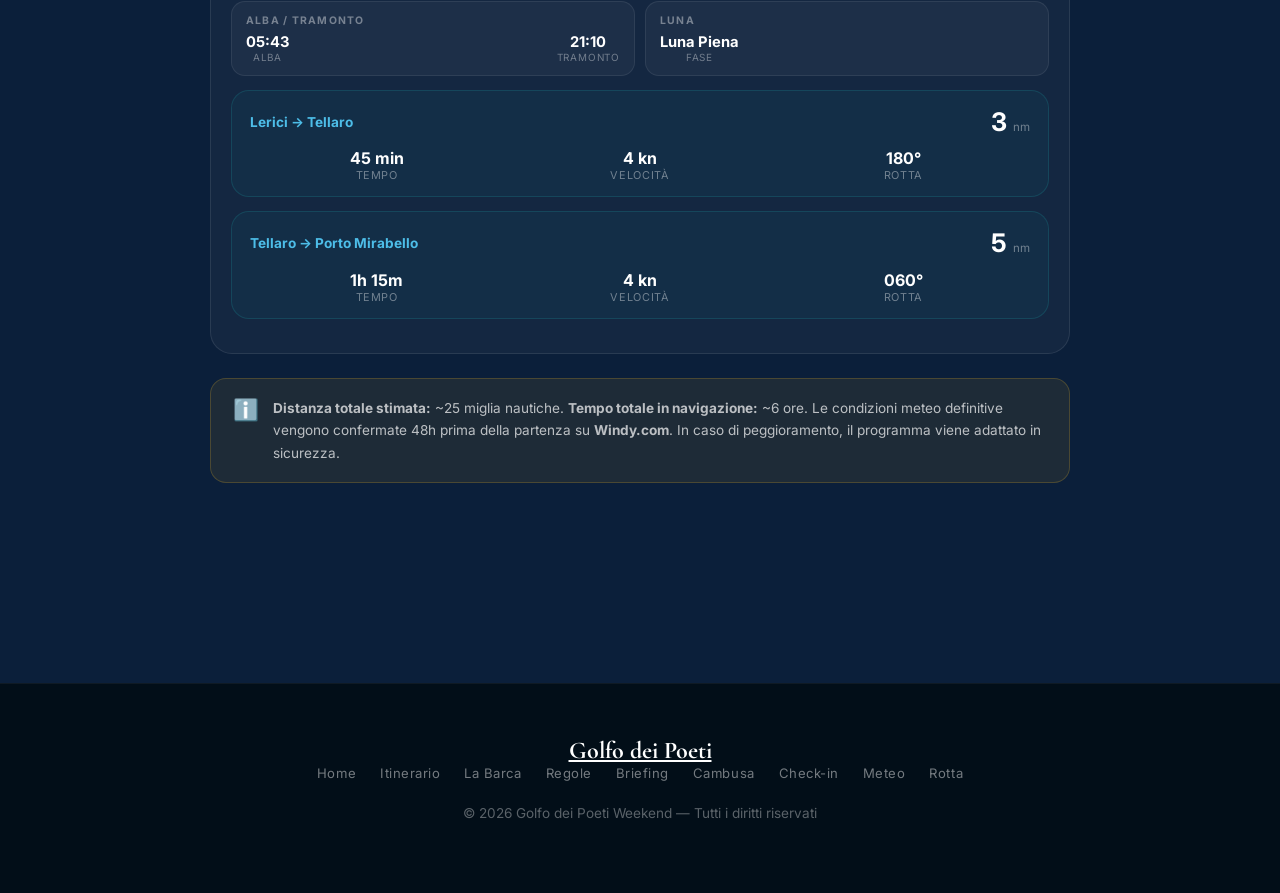
<file: rotta.html>
<!DOCTYPE html>
<html lang="it">
<head>
  <meta charset="UTF-8" />
  <meta name="viewport" content="width=device-width, initial-scale=1.0" />
  <title>Rotta &amp; Passage Plan · Golfo dei Poeti Weekend</title>
  <meta name="description" content="Passage Plan dettagliato per il weekend 26–28 Giugno 2026 nel Golfo dei Poeti. Tappe, distanze, tempi di navigazione e condizioni." />
  <link rel="stylesheet" href="styles.css?v=20260627" />
  <link rel="preconnect" href="https://fonts.googleapis.com" />
  <link rel="preconnect" href="https://fonts.gstatic.com" crossorigin />
  <link href="https://fonts.googleapis.com/css2?family=Cormorant+Garamond:ital,wght@0,300;0,400;0,600;0,700;1,300;1,400&family=Inter:wght@300;400;500;600;700&family=Bebas+Neue&display=swap" rel="stylesheet" />
  <style>
    body { background: var(--ocean); color: #fff; min-height: 100vh; }
    .rt-wrap { max-width: 900px; margin: 0 auto; padding: 0 20px 80px; }

    .route-strip {
      background: rgba(28,167,168,.10);
      border-top: 1px solid rgba(28,167,168,.25);
      border-bottom: 1px solid rgba(28,167,168,.25);
      padding: 14px 20px;
      overflow-x: auto;
      -webkit-overflow-scrolling: touch;
    }
    .route-row {
      display: flex; align-items: center; gap: 6px;
      min-width: max-content;
      font-size: .82rem; font-weight: 600;
    }
    .route-port { color: #fff; white-space: nowrap; flex-shrink: 0; }
    .route-seg { display: flex; align-items: center; gap: 5px; flex-shrink: 0; }
    .route-arrow { color: var(--turq); font-size: .9rem; }
    .route-nm { font-size: .67rem; font-weight: 400; color: rgba(255,255,255,.38); }
    @media (max-width: 600px) {
      .route-strip { padding: 10px 18px; }
      .route-row { flex-direction: column; align-items: flex-start; min-width: 0; gap: 0; }
      .route-port { font-size: .9rem; padding: 5px 0; }
      .route-seg { flex-direction: row; align-items: center; padding: 2px 0 2px 4px; gap: 6px; }
      .route-arrow { font-size: .75rem; color: rgba(28,167,168,.7); }
      .route-nm { font-size: .7rem; }
    }

    .day-card {
      background: rgba(255,255,255,.04);
      border: 1px solid rgba(255,255,255,.09);
      border-radius: 22px;
      overflow: hidden;
      margin-bottom: 16px;
    }
    .day-header {
      display: flex; align-items: center; gap: 14px;
      padding: 16px 20px;
      background: rgba(255,255,255,.05);
      cursor: pointer; user-select: none;
    }
    .day-emoji { font-size: 2rem; flex-shrink: 0; }
    .day-header-text { flex: 1; }
    .day-date { font-size: .7rem; font-weight: 600; letter-spacing: .12em; text-transform: uppercase; color: var(--turq); }
    .day-title { font-size: 1.05rem; font-weight: 700; margin: 2px 0; }
    .day-subtitle { font-size: .78rem; color: rgba(255,255,255,.45); }
    .day-badge { background: rgba(28,167,168,.15); border: 1px solid rgba(28,167,168,.3); color: var(--turq-light); font-size: .72rem; font-weight: 700; padding: 4px 10px; border-radius: 20px; white-space: nowrap; }
    .day-body { padding: 0 20px 20px; }

    .pill-row { display: flex; flex-wrap: wrap; gap: 8px; margin: 14px 0; }
    .pill {
      display: flex; align-items: center; gap: 6px;
      background: rgba(255,255,255,.07);
      border: 1px solid rgba(255,255,255,.1);
      border-radius: 30px; padding: 6px 12px;
      font-size: .78rem; font-weight: 500;
    }
    .pill .icon { font-size: 1rem; }
    .pill.highlight { background: rgba(28,167,168,.12); border-color: rgba(28,167,168,.3); color: var(--turq-light); }
    .pill.warn { background: rgba(251,146,60,.1); border-color: rgba(251,146,60,.3); color: #fdba74; }

    .astro-bar {
      display: grid; grid-template-columns: 1fr 1fr;
      gap: 10px; margin: 14px 0;
    }
    .astro-block {
      background: rgba(255,255,255,.04);
      border: 1px solid rgba(255,255,255,.08);
      border-radius: 14px; padding: 12px 14px;
    }
    .astro-icon { font-size: 1.4rem; margin-bottom: 4px; display: block; }
    .astro-times { display: flex; justify-content: space-between; margin-top: 4px; }
    .astro-time { text-align: center; }
    .astro-time .t { font-size: .92rem; font-weight: 700; color: #fff; }
    .astro-time .l { font-size: .62rem; color: rgba(255,255,255,.38); text-transform: uppercase; letter-spacing: .08em; }
    .astro-label { font-size: .65rem; font-weight: 700; letter-spacing: .12em; text-transform: uppercase; color: rgba(255,255,255,.4); margin-bottom: 6px; }

    .leg-card {
      background: rgba(28,167,168,.06);
      border: 1px solid rgba(28,167,168,.2);
      border-radius: 18px; padding: 18px 18px 14px;
      margin: 14px 0;
    }
    .leg-header { display: flex; align-items: center; justify-content: space-between; margin-bottom: 14px; }
    .leg-title { font-size: .85rem; font-weight: 700; color: var(--turq-light); }
    .leg-nm { font-size: 1.6rem; font-weight: 700; line-height: 1; }
    .leg-nm span { font-size: .72rem; color: rgba(255,255,255,.4); font-weight: 400; }
    .leg-grid { display: grid; grid-template-columns: repeat(3, 1fr); gap: 10px; }
    .leg-stat { text-align: center; }
    .leg-stat .val { font-size: 1rem; font-weight: 700; color: #fff; }
    .leg-stat .lbl { font-size: .68rem; color: rgba(255,255,255,.4); text-transform: uppercase; letter-spacing: .06em; }

    .section-label { font-size: .68rem; font-weight: 700; letter-spacing: .2em; text-transform: uppercase; color: var(--turq); margin: 44px 0 18px; display: block; }

    .note-box { display: flex; gap: 14px; align-items: flex-start; padding: 18px 22px; background: rgba(251,191,36,.08); border: 1px solid rgba(251,191,36,.2); border-radius: 16px; margin: 24px 0 40px; }
    .note-box span { font-size: 1.3rem; flex-shrink: 0; }
    .note-box div { font-size: .85rem; color: rgba(255,255,255,.7); line-height: 1.65; }

    @media (max-width: 600px) {
      .leg-grid { grid-template-columns: 1fr; }
      .astro-bar { grid-template-columns: 1fr; }
    }
  </style>
</head>
<body>

<nav class="nav scrolled" id="nav">
  <div class="nav-inner">
    <a class="nav-logo" href="index.html"><span class="logo-icon">—</span><span>Golfo dei Poeti</span></a>
          <div class="nav-links">
        <a href="index.html">Home</a>
        <a href="esperienza.html">L'Esperienza</a>
        <a href="organizzazione.html">Organizzazione</a>
        <a href="sicurezza.html">Sicurezza</a>
        <div class="dropdown" id="navDropdown">
          <a href="javascript:void(0)" class="dropdown-toggle">Strumenti <span style="font-size:.7em">▼</span></a>
          <div class="dropdown-menu">
            <a href="checkin.html">Check-in Barca</a>
            <a href="inventario.html">Inventario</a>
            <a href="meteo.html">Meteo Operativo</a>
          </div>
        </div>
      </div><button class="nav-burger" id="navBurger" aria-label="Menu"><span></span><span></span><span></span></button>
  </div>
      <div class="nav-mobile" id="navMobile">
      <a href="index.html">Home</a>
      <a href="esperienza.html">L'Esperienza</a>
      <a href="organizzazione.html">Organizzazione</a>
      <a href="sicurezza.html">Sicurezza</a>
      <a href="valigia.html">Valigia Intelligente</a>
      <a href="cambusa.html">Cambusa</a>
      <a href="atlantica.html#crewlist">Crew List</a>
      <a href="meteo.html">Meteo</a>
      <a href="rotta.html" style="color:var(--turq);font-weight:700;">Rotta</a>
      <a href="checkin.html">Check-in Barca</a>
      <a href="inventario.html">Inventario</a>
    </div>
</nav>

<!-- HERO -->
<div class="page-hero">
  <video class="page-hero-video" autoplay muted loop playsinline poster="img/portovenere.jpg">
    <source src="img/hero-video.mp4" type="video/mp4">
  </video>
  <div class="page-hero-bg" style="background-color:#0b3c5d;"></div>
  <div class="page-hero-overlay"></div>
  <div class="page-hero-content">
    <a href="index.html" class="back-link">← Torna alla home</a>
    <span class="label light">Passage Plan · 26–28 Giugno 2026</span>
    <h1 class="page-hero-title">Rotta &amp; Percorso</h1>
    <p class="page-hero-sub">Golfo dei Poeti — <strong>3 giorni, 6 tappe, ~25 miglia</strong></p>
  </div>
</div>

<!-- ROUTE STRIP -->
<div class="route-strip">
  <div class="route-row">
    <span class="route-port">Porto Mirabello</span>
    <span class="route-seg"><span class="route-arrow">→</span><span class="route-nm">3 nm</span></span>
    <span class="route-port">Porto Venere</span>
    <span class="route-seg"><span class="route-arrow">→</span><span class="route-nm">2 nm</span></span>
    <span class="route-port">Palmaria</span>
    <span class="route-seg"><span class="route-arrow">→</span><span class="route-nm">5 nm</span></span>
    <span class="route-port">Lerici</span>
    <span class="route-seg"><span class="route-arrow">→</span><span class="route-nm">3 nm</span></span>
    <span class="route-port">Tellaro</span>
    <span class="route-seg"><span class="route-arrow">→</span><span class="route-nm">5 nm</span></span>
    <span class="route-port">Porto Mirabello</span>
  </div>
</div>

<!-- MAIN CONTENT -->
<section style="background: var(--ocean); padding: 52px 0 80px;">
  <div class="rt-wrap">

    <span class="section-label">Itinerario Giorno per Giorno</span>

    <!-- GIORNO 1 -->
    <div class="day-card">
      <div class="day-header" onclick="this.parentElement.classList.toggle('open');this.nextElementSibling.style.display=this.parentElement.classList.contains('open')?'block':'none';">
        <div class="day-emoji">🌅</div>
        <div class="day-header-text">
          <div class="day-date">Venerdì 26 Giugno</div>
          <div class="day-title">Imbarco e aperitivo al tramonto</div>
          <div class="day-subtitle">Porto Mirabello → Porto Venere</div>
        </div>
        <div class="day-badge">3 NM</div>
      </div>
      <div class="day-body">
        <div class="pill-row">
          <div class="pill highlight">🌊 Mare calmo</div>
          <div class="pill">💨 SW 6-10 kn</div>
          <div class="pill">☀️ Tramonto 21:10</div>
        </div>
        <div class="astro-bar">
          <div class="astro-block">
            <div class="astro-label">Alba / Tramonto</div>
            <div class="astro-times">
              <div class="astro-time"><div class="t">05:42</div><div class="l">Alba</div></div>
              <div class="astro-time"><div class="t">21:10</div><div class="l">Tramonto</div></div>
            </div>
          </div>
          <div class="astro-block">
            <div class="astro-label">Luna</div>
            <div class="astro-times">
              <div class="astro-time"><div class="t">Luna Piena</div><div class="l">Fase</div></div>
            </div>
          </div>
        </div>
        <div class="leg-card">
          <div class="leg-header">
            <div class="leg-title">Porto Mirabello → Porto Venere</div>
            <div class="leg-nm">3 <span>nm</span></div>
          </div>
          <div class="leg-grid">
            <div class="leg-stat"><div class="val">45 min</div><div class="lbl">Tempo stimato</div></div>
            <div class="leg-stat"><div class="val">4 kn</div><div class="lbl">Velocità media</div></div>
            <div class="leg-stat"><div class="val">240°</div><div class="lbl">Rotta</div></div>
          </div>
        </div>
      </div>
    </div>

    <!-- GIORNO 2 -->
    <div class="day-card">
      <div class="day-header" onclick="this.parentElement.classList.toggle('open');this.nextElementSibling.style.display=this.parentElement.classList.contains('open')?'block':'none';">
        <div class="day-emoji">☀️</div>
        <div class="day-header-text">
          <div class="day-date">Sabato 27 Giugno</div>
          <div class="day-title">Calette, snorkeling e cena alla Locanda Lorena</div>
          <div class="day-subtitle">Porto Venere → Palmaria → Lerici</div>
        </div>
        <div class="day-badge">7 NM</div>
      </div>
      <div class="day-body">
        <div class="pill-row">
          <div class="pill highlight">🌊 Mare poco mosso</div>
          <div class="pill">💨 W 8-12 kn</div>
          <div class="pill warn">🍽️ Prenotazione cena</div>
        </div>
        <div class="astro-bar">
          <div class="astro-block">
            <div class="astro-label">Alba / Tramonto</div>
            <div class="astro-times">
              <div class="astro-time"><div class="t">05:42</div><div class="l">Alba</div></div>
              <div class="astro-time"><div class="t">21:10</div><div class="l">Tramonto</div></div>
            </div>
          </div>
          <div class="astro-block">
            <div class="astro-label">Luna</div>
            <div class="astro-times">
              <div class="astro-time"><div class="t">Luna Piena</div><div class="l">Fase</div></div>
            </div>
          </div>
        </div>
        <div class="leg-card">
          <div class="leg-header">
            <div class="leg-title">Porto Venere → Cala del Terrizzo</div>
            <div class="leg-nm">1.5 <span>nm</span></div>
          </div>
          <div class="leg-grid">
            <div class="leg-stat"><div class="val">20 min</div><div class="lbl">Tempo</div></div>
            <div class="leg-stat"><div class="val">4.5 kn</div><div class="lbl">Velocità</div></div>
            <div class="leg-stat"><div class="val">270°</div><div class="lbl">Rotta</div></div>
          </div>
        </div>
        <div class="leg-card">
          <div class="leg-header">
            <div class="leg-title">Palmaria → Lerici / Baia Blu</div>
            <div class="leg-nm">5 <span>nm</span></div>
          </div>
          <div class="leg-grid">
            <div class="leg-stat"><div class="val">1h 15m</div><div class="lbl">Tempo</div></div>
            <div class="leg-stat"><div class="val">4 kn</div><div class="lbl">Velocità</div></div>
            <div class="leg-stat"><div class="val">135°</div><div class="lbl">Rotta</div></div>
          </div>
        </div>
      </div>
    </div>

    <!-- GIORNO 3 -->
    <div class="day-card">
      <div class="day-header" onclick="this.parentElement.classList.toggle('open');this.nextElementSibling.style.display=this.parentElement.classList.contains('open')?'block':'none';">
        <div class="day-emoji">🏠</div>
        <div class="day-header-text">
          <div class="day-date">Domenica 28 Giugno</div>
          <div class="day-title">Tellaro e rientro</div>
          <div class="day-subtitle">Lerici → Tellaro → Porto Mirabello</div>
        </div>
        <div class="day-badge">8 NM</div>
      </div>
      <div class="day-body">
        <div class="pill-row">
          <div class="pill highlight">🌊 Mare calmo</div>
          <div class="pill">💨 SW 5-8 kn</div>
          <div class="pill">☀️ Sole pieno</div>
        </div>
        <div class="astro-bar">
          <div class="astro-block">
            <div class="astro-label">Alba / Tramonto</div>
            <div class="astro-times">
              <div class="astro-time"><div class="t">05:43</div><div class="l">Alba</div></div>
              <div class="astro-time"><div class="t">21:10</div><div class="l">Tramonto</div></div>
            </div>
          </div>
          <div class="astro-block">
            <div class="astro-label">Luna</div>
            <div class="astro-times">
              <div class="astro-time"><div class="t">Luna Piena</div><div class="l">Fase</div></div>
            </div>
          </div>
        </div>
        <div class="leg-card">
          <div class="leg-header">
            <div class="leg-title">Lerici → Tellaro</div>
            <div class="leg-nm">3 <span>nm</span></div>
          </div>
          <div class="leg-grid">
            <div class="leg-stat"><div class="val">45 min</div><div class="lbl">Tempo</div></div>
            <div class="leg-stat"><div class="val">4 kn</div><div class="lbl">Velocità</div></div>
            <div class="leg-stat"><div class="val">180°</div><div class="lbl">Rotta</div></div>
          </div>
        </div>
        <div class="leg-card">
          <div class="leg-header">
            <div class="leg-title">Tellaro → Porto Mirabello</div>
            <div class="leg-nm">5 <span>nm</span></div>
          </div>
          <div class="leg-grid">
            <div class="leg-stat"><div class="val">1h 15m</div><div class="lbl">Tempo</div></div>
            <div class="leg-stat"><div class="val">4 kn</div><div class="lbl">Velocità</div></div>
            <div class="leg-stat"><div class="val">060°</div><div class="lbl">Rotta</div></div>
          </div>
        </div>
      </div>
    </div>

    <!-- NOTE -->
    <div class="note-box">
      <span>ℹ️</span>
      <div><strong>Distanza totale stimata:</strong> ~25 miglia nautiche. <strong>Tempo totale in navigazione:</strong> ~6 ore. Le condizioni meteo definitive vengono confermate 48h prima della partenza su <strong>Windy.com</strong>. In caso di peggioramento, il programma viene adattato in sicurezza.</div>
    </div>

  </div>
</section>

<footer class="footer">
  <div class="container">
    <div class="footer-inner">
      <a href="index.html" class="footer-logo">Golfo dei Poeti</a>
      <div class="footer-links">
        <a href="index.html">Home</a>
        <a href="index.html#itinerario">Itinerario</a>
        <a href="atlantica.html">La Barca</a>
        <a href="regole.html">Regole</a>
        <a href="briefing.html">Briefing</a>
        <a href="cambusa.html">Cambusa</a>
        <a href="checkin.html">Check-in</a>
        <a href="meteo.html">Meteo</a>
        <a href="rotta.html">Rotta</a>
      </div>
      <p class="footer-copy">© 2026 Golfo dei Poeti Weekend — Tutti i diritti riservati</p>
    </div>
  </div>
</footer>

<script src="script.js"></script>
</body>
</html>
</file>
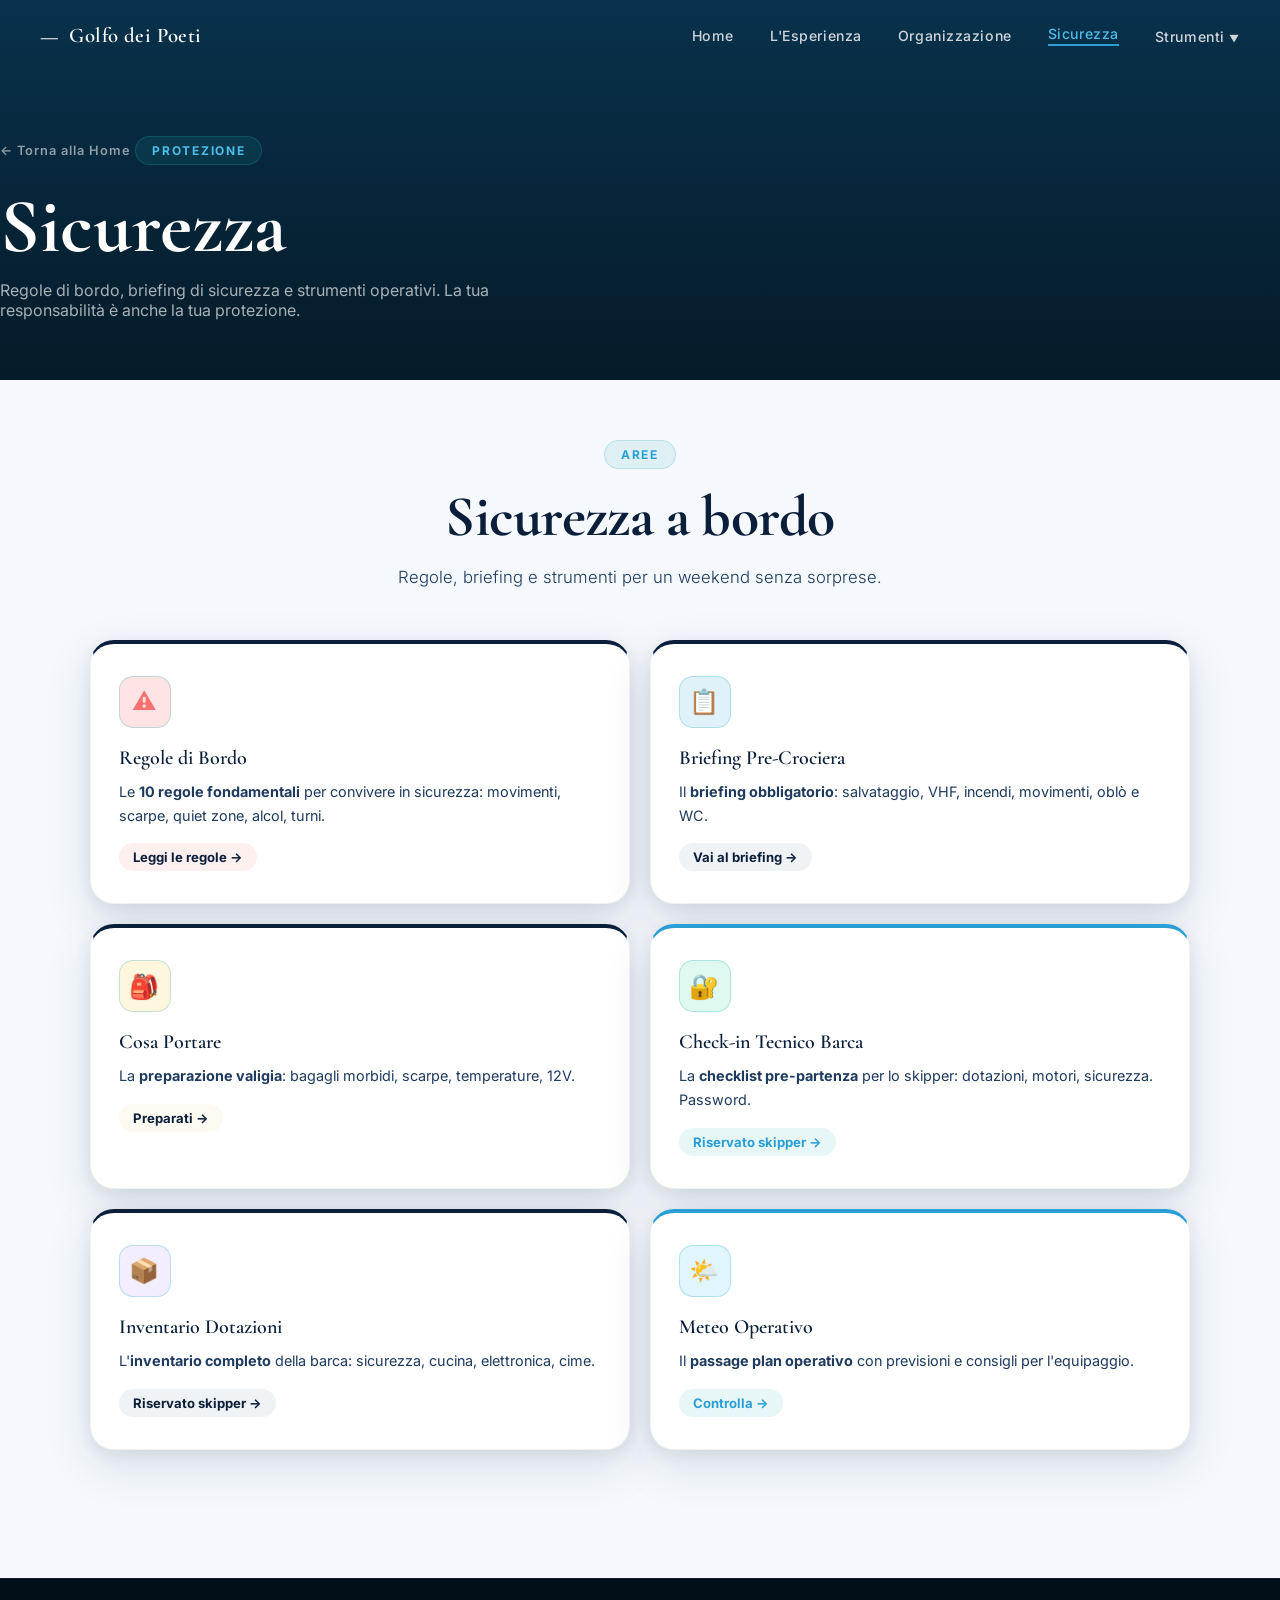
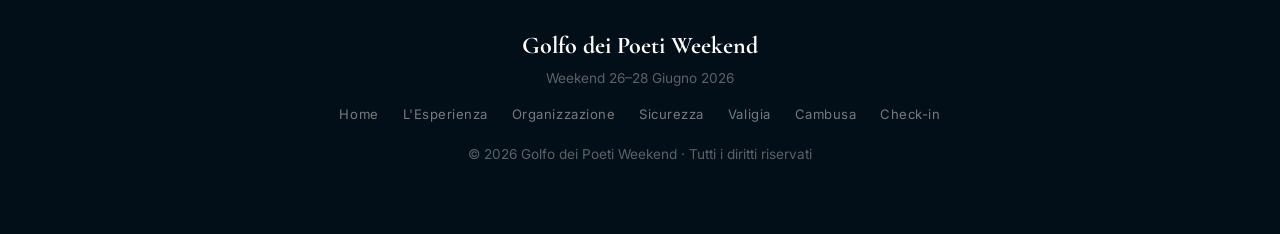
<file: sicurezza.html>
<!DOCTYPE html>
<html lang="it">
<head>
  <meta charset="UTF-8" />
  <meta name="viewport" content="width=device-width, initial-scale=1.0" />
  <title>Sicurezza — Golfo dei Poeti Weekend</title>
  <meta name="description" content="Regole di bordo, briefing di sicurezza e check-in tecnico per il weekend in barca a vela nel Golfo dei Poeti." />
  <link rel="stylesheet" href="styles.css" />
  <link rel="preconnect" href="https://fonts.googleapis.com" />
  <link rel="preconnect" href="https://fonts.gstatic.com" crossorigin />
  <link href="https://fonts.googleapis.com/css2?family=Cormorant+Garamond:ital,wght@0,300;0,400;0,600;0,700;1,300;1,400&family=Inter:wght@300;400;500;600;700&family=Bebas+Neue&display=swap" rel="stylesheet" />
</head>
<body>

<nav class="nav scrolled" id="nav">
  <div class="nav-inner">
    <a class="nav-logo" href="index.html"><span class="logo-icon">—</span><span>Golfo dei Poeti</span></a>
    <div class="nav-links">
      <a href="index.html">Home</a>
      <a href="esperienza.html">L'Esperienza</a>
      <a href="organizzazione.html">Organizzazione</a>
      <a href="sicurezza.html" class="active">Sicurezza</a>
      <div class="dropdown" id="navDropdown">
        <a href="javascript:void(0)" class="dropdown-toggle">Strumenti <span style="font-size:.7em">▼</span></a>
        <div class="dropdown-menu">
          <a href="checkin.html">Check-in Barca</a>
          <a href="inventario.html">Inventario</a>
          <a href="meteo.html">Meteo Operativo</a>
        </div>
      </div>
    </div>
    <button class="nav-burger" id="navBurger" aria-label="Menu"><span></span><span></span><span></span></button>
  </div>
  <div class="nav-mobile" id="navMobile">
    <a href="index.html">Home</a>
    <a href="esperienza.html">L'Esperienza</a>
    <a href="organizzazione.html">Organizzazione</a>
    <a href="sicurezza.html" style="color:var(--turq);font-weight:700;">Sicurezza →</a>
    <a href="regole.html">Regole di Bordo</a>
    <a href="briefing.html">Briefing Pre-Crociera</a>
    <a href="checkin.html">Check-in Barca</a>
    <a href="inventario.html">Inventario</a>
    <a href="meteo.html">Meteo</a>
  </div>
</nav>

<div class="page-hero">
  <video class="page-hero-video" autoplay muted loop playsinline poster="img/portovenere.jpg">
    <source src="img/mare.mp4" type="video/mp4">
  </video>
  <div class="page-hero-bg" style="background-color:#0b3c5d;"></div>
  <div class="page-hero-overlay"></div>
  <div class="page-hero-content">
    <a href="index.html" class="back-link">← Torna alla Home</a>
    <span class="label light">Protezione</span>
    <h1 class="page-hero-title">Sicurezza</h1>
    <p class="page-hero-sub">Regole di bordo, briefing di sicurezza e strumenti operativi. La tua responsabilità è anche la tua protezione.</p>
  </div>
</div>

<div class="container" style="padding: 60px 20px 80px;">
  <div class="section-header centered" style="margin-bottom:48px;">
    <span class="label">Aree</span>
    <h2 class="h2">Sicurezza a bordo</h2>
    <p class="section-desc">Regole, briefing e strumenti per un weekend senza sorprese.</p>
  </div>

  <div class="regole-grid">
    <a href="regole.html" class="hub-card coral reveal-up">
      <div class="rc-icon" style="background:rgba(239,68,68,.15);color:#f87171;">⚠️</div>
      <h4>Regole di Bordo</h4>
      <p>Le <strong>10 regole fondamentali</strong> per convivere in sicurezza: movimenti, scarpe, quiet zone, alcol, turni.</p>
      <span class="hub-cta">Leggi le regole →</span>
    </a>
    <a href="briefing.html" class="hub-card ocean reveal-up d1">
      <div class="rc-icon" style="background:rgba(42,159,214,.15);color:#60a5fa;">📋</div>
      <h4>Briefing Pre-Crociera</h4>
      <p>Il <strong>briefing obbligatorio</strong>: salvataggio, VHF, incendi, movimenti, oblò e WC.</p>
      <span class="hub-cta">Vai al briefing →</span>
    </a>
    <a href="briefing.html#valigia" class="hub-card gold reveal-up d2">
      <div class="rc-icon" style="background:rgba(251,191,36,.15);color:#fbbf24;">🎒</div>
      <h4>Cosa Portare</h4>
      <p>La <strong>preparazione valigia</strong>: bagagli morbidi, scarpe, temperature, 12V.</p>
      <span class="hub-cta">Preparati →</span>
    </a>
    <a href="checkin.html" class="hub-card turq reveal-up">
      <div class="rc-icon" style="background:rgba(52,211,153,.15);color:#6ee7b7;">🔐</div>
      <h4>Check-in Tecnico Barca</h4>
      <p>La <strong>checklist pre-partenza</strong> per lo skipper: dotazioni, motori, sicurezza. Password.</p>
      <span class="hub-cta">Riservato skipper →</span>
    </a>
    <a href="inventario.html" class="hub-card ocean reveal-up d1">
      <div class="rc-icon" style="background:rgba(167,139,250,.15);color:#a78bfa;">📦</div>
      <h4>Inventario Dotazioni</h4>
      <p>L'<strong>inventario completo</strong> della barca: sicurezza, cucina, elettronica, cime.</p>
      <span class="hub-cta">Riservato skipper →</span>
    </a>
    <a href="meteo.html" class="hub-card turq reveal-up d2">
      <div class="rc-icon" style="background:rgba(56,189,248,.15);color:#38bdf8;">🌤️</div>
      <h4>Meteo Operativo</h4>
      <p>Il <strong>passage plan operativo</strong> con previsioni e consigli per l'equipaggio.</p>
      <span class="hub-cta">Controlla →</span>
    </a>
  </div>
</div>

<footer class="footer">
  <div class="container">
    <div class="footer-logo">Golfo dei Poeti Weekend</div>
    <p>Weekend 26–28 Giugno 2026</p>
    <div class="footer-links">
      <a href="index.html">Home</a>
      <a href="esperienza.html">L'Esperienza</a>
      <a href="organizzazione.html">Organizzazione</a>
      <a href="sicurezza.html">Sicurezza</a>
      <a href="valigia.html">Valigia</a>
      <a href="cambusa.html">Cambusa</a>
      <a href="checkin.html">Check-in</a>
    </div>
    <p class="footer-copy">© 2026 Golfo dei Poeti Weekend · Tutti i diritti riservati</p>
  </div>
</footer>

<script src="script.js"></script>
</body>
</html>
</file>
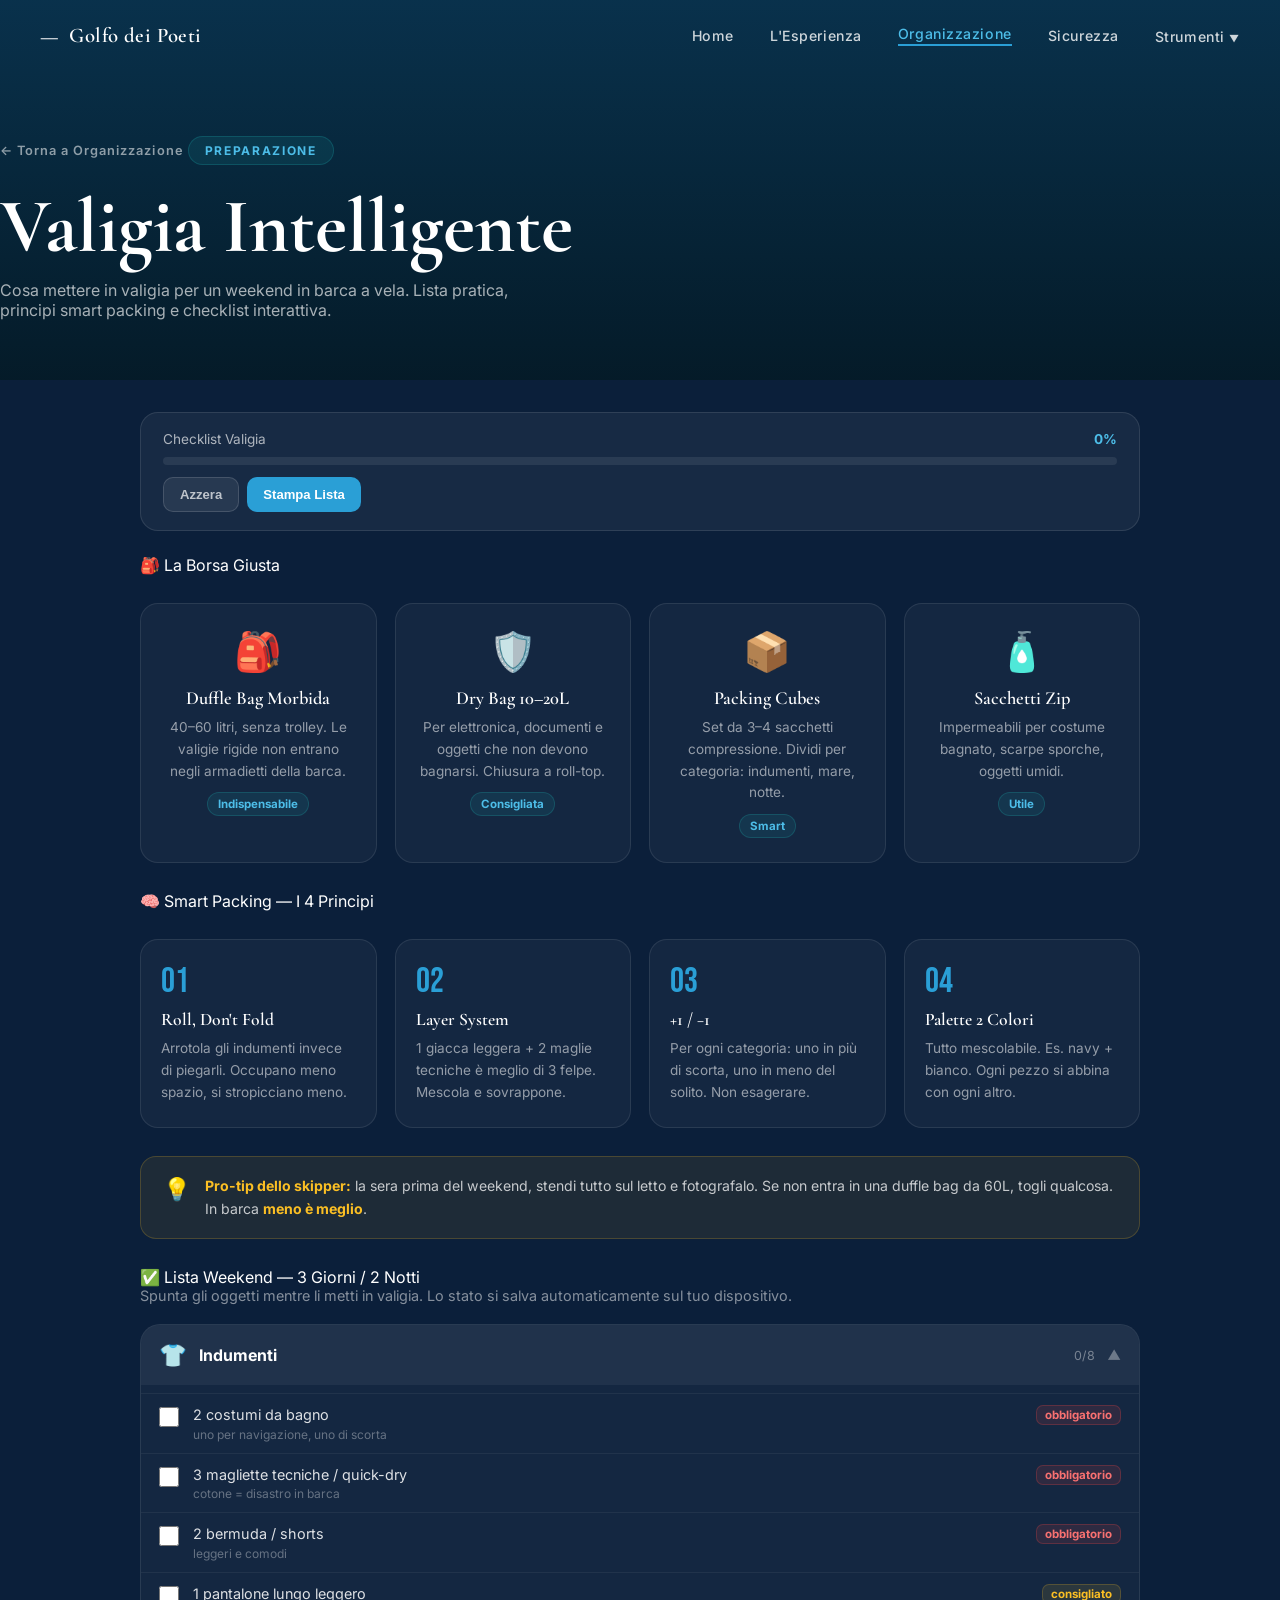
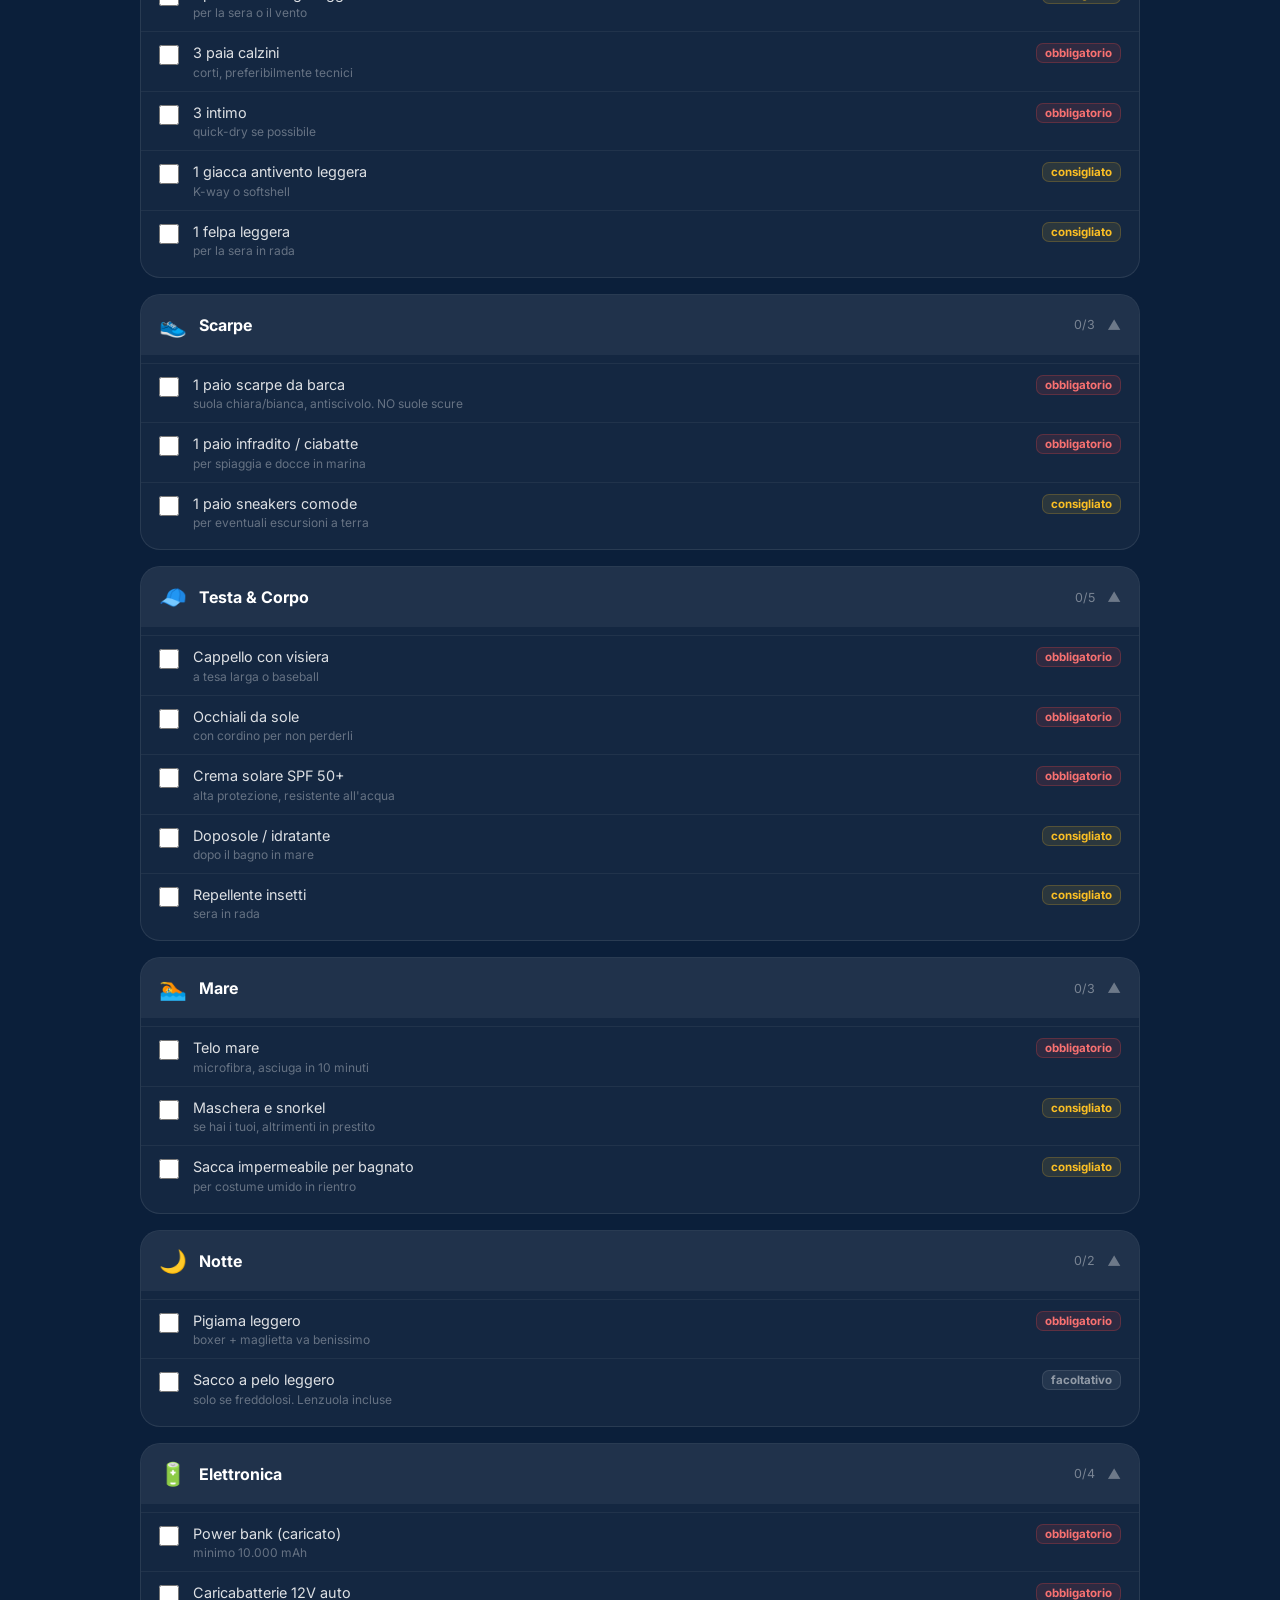
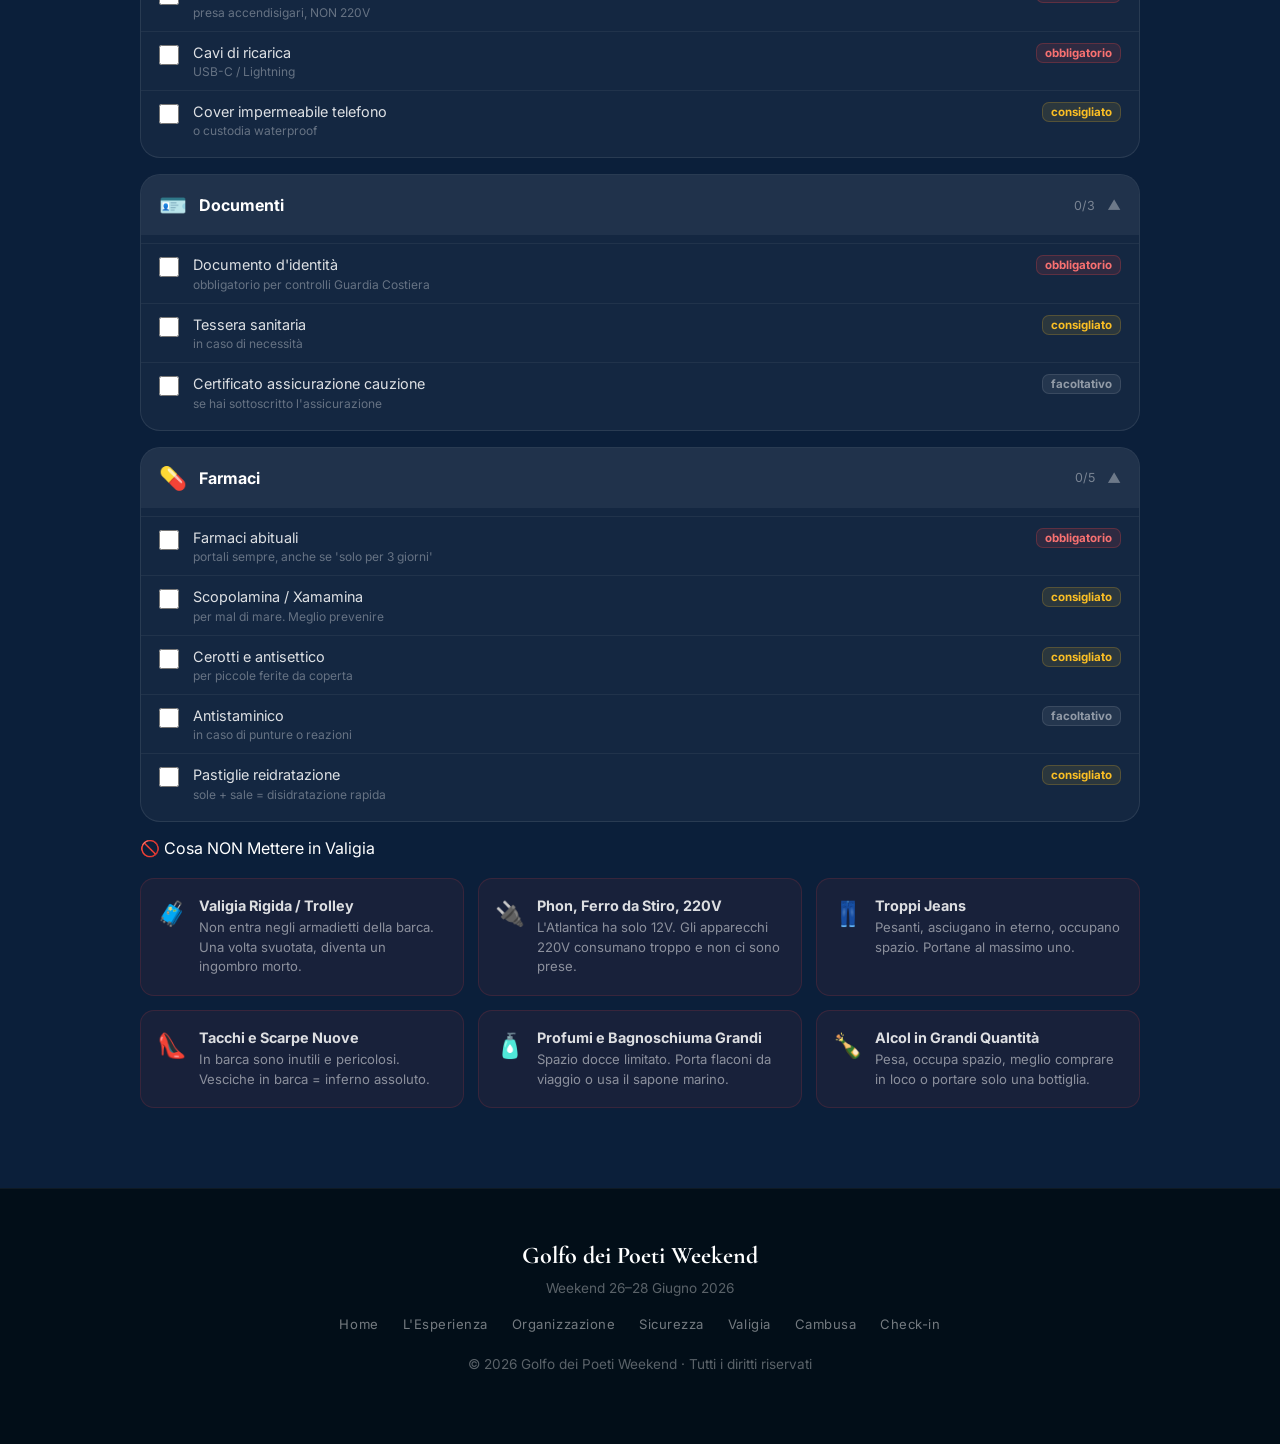
<file: valigia.html>
<!DOCTYPE html>
<html lang="it">
<head>
  <meta charset="UTF-8" />
  <meta name="viewport" content="width=device-width, initial-scale=1.0" />
  <title>Valigia Intelligente — Golfo dei Poeti Weekend</title>
  <meta name="description" content="Cosa mettere in valigia per un weekend in barca a vela nel Golfo dei Poeti. Lista smart packing con checklist interattiva." />
  <link rel="stylesheet" href="styles.css" />
  <link rel="preconnect" href="https://fonts.googleapis.com" />
  <link rel="preconnect" href="https://fonts.gstatic.com" crossorigin />
  <link href="https://fonts.googleapis.com/css2?family=Cormorant+Garamond:ital,wght@0,300;0,400;0,600;0,700;1,300;1,400&family=Inter:wght@300;400;500;600;700&family=Bebas+Neue&display=swap" rel="stylesheet" />
  <style>
    body { background: var(--ocean); color: #fff; min-height: 100vh; }
    .val-wrap { max-width: 1040px; margin: 0 auto; padding: 0 20px 80px; }
    .val-progress { margin: 32px 0 24px; padding: 18px 22px; background: rgba(255,255,255,.05); border: 1px solid rgba(255,255,255,.1); border-radius: 18px; }
    .val-progress-row { display: flex; align-items: center; justify-content: space-between; margin-bottom: 10px; }
    .val-progress-label { font-size: .85rem; color: rgba(255,255,255,.65); }
    .val-progress-pct { font-size: .85rem; font-weight: 700; color: var(--turq-light); }
    .val-progress-track { height: 8px; background: rgba(255,255,255,.08); border-radius: 20px; overflow: hidden; }
    .val-progress-fill { height: 100%; width: 0; background: var(--turq); border-radius: 20px; transition: width .3s ease; }
    .val-actions { display: flex; gap: 8px; margin-top: 12px; flex-wrap: wrap; }
    .val-btn { border: none; border-radius: 10px; padding: 9px 16px; font-weight: 700; font-size: .82rem; cursor: pointer; }
    .val-btn.primary { background: var(--turq); color: #fff; }
    .val-btn.secondary { background: rgba(255,255,255,.07); border: 1px solid rgba(255,255,255,.14); color: rgba(255,255,255,.7); }
    .borsa-grid { display: grid; grid-template-columns: repeat(4, 1fr); gap: 18px; margin: 28px 0; }
    .borsa-card { background: rgba(255,255,255,.04); border: 1px solid rgba(255,255,255,.09); border-radius: 18px; padding: 24px 20px; text-align: center; transition: transform .2s, background .2s; }
    .borsa-card:hover { background: rgba(255,255,255,.07); transform: translateY(-4px); }
    .borsa-emoji { font-size: 2.4rem; margin-bottom: 12px; display: block; }
    .borsa-card h4 { font-family: 'Cormorant Garamond', serif; font-size: 1.15rem; font-weight: 600; margin-bottom: 8px; color: #fff; }
    .borsa-card p { font-size: .85rem; color: rgba(255,255,255,.55); line-height: 1.6; margin: 0; }
    .borsa-tag { display: inline-block; margin-top: 10px; padding: 4px 10px; border-radius: 20px; background: rgba(28,167,168,.12); border: 1px solid rgba(28,167,168,.25); color: var(--turq-light); font-size: .72rem; font-weight: 700; }
    .principi-grid { display: grid; grid-template-columns: repeat(4, 1fr); gap: 18px; margin: 28px 0; }
    .principio-card { background: rgba(255,255,255,.04); border: 1px solid rgba(255,255,255,.09); border-radius: 18px; padding: 24px 20px; }
    .principio-num { font-family: 'Bebas Neue', sans-serif; font-size: 2.2rem; color: var(--turq); line-height: 1; margin-bottom: 10px; }
    .principio-card h4 { font-family: 'Cormorant Garamond', serif; font-size: 1.1rem; font-weight: 600; margin-bottom: 8px; color: #fff; }
    .principio-card p { font-size: .85rem; color: rgba(255,255,255,.55); line-height: 1.6; margin: 0; }
    .cat-section { margin-bottom: 16px; background: rgba(255,255,255,.04); border: 1px solid rgba(255,255,255,.09); border-radius: 20px; overflow: hidden; }
    .cat-head { display: flex; align-items: center; gap: 12px; padding: 16px 18px; cursor: pointer; background: rgba(255,255,255,.05); user-select: none; }
    .cat-head:hover { background: rgba(255,255,255,.08); }
    .cat-head .emoji { font-size: 1.4rem; }
    .cat-head h2 { flex: 1; font-size: 1rem; font-weight: 700; }
    .cat-count { font-size: .78rem; color: rgba(255,255,255,.4); }
    .cat-count.done { color: #4ade80; }
    .cat-chevron { color: rgba(255,255,255,.35); font-size: .85rem; transition: transform .2s; }
    .cat-section.open .cat-chevron { transform: rotate(180deg); }
    .cat-body { display: none; padding: 8px 0; }
    .cat-section.open .cat-body { display: block; }
    .cat-item { display: grid; grid-template-columns: 22px 1fr auto; gap: 12px; align-items: start; padding: 11px 18px; border-top: 1px solid rgba(255,255,255,.055); transition: background .15s; }
    .cat-item:hover { background: rgba(255,255,255,.03); }
    .cat-item input[type=checkbox] { width: 20px; height: 20px; accent-color: var(--turq); margin-top: 2px; cursor: pointer; flex-shrink: 0; }
    .cat-item-name { display: block; color: rgba(255,255,255,.86); font-size: .9rem; line-height: 1.35; }
    .cat-item.done .cat-item-name { color: rgba(255,255,255,.38); text-decoration: line-through; }
    .cat-item-note { display: block; font-size: .75rem; color: rgba(255,255,255,.35); margin-top: 2px; }
    .cat-item.done .cat-item-note { color: rgba(255,255,255,.2); }
    .cat-badge { display: inline-block; padding: 2px 8px; border-radius: 7px; font-size: .72rem; font-weight: 700; white-space: nowrap; background: rgba(255,255,255,.07); color: rgba(255,255,255,.5); border: 1px solid rgba(255,255,255,.1); }
    .cat-item.done .cat-badge { opacity: .35; }
    .cat-badge.obbligatorio { background: rgba(239,68,68,.12); color: #f87171; border-color: rgba(239,68,68,.25); }
    .cat-badge.consigliato { background: rgba(251,191,36,.1); color: #fbbf24; border-color: rgba(251,191,36,.2); }
    .no-section { margin: 28px 0; }
    .no-grid { display: grid; grid-template-columns: repeat(3, 1fr); gap: 14px; margin-top: 20px; }
    .no-card { background: rgba(239,68,68,.06); border: 1px solid rgba(239,68,68,.15); border-radius: 14px; padding: 18px 16px; display: flex; align-items: flex-start; gap: 12px; }
    .no-card .icon { font-size: 1.5rem; flex-shrink: 0; margin-top: 2px; }
    .no-card h4 { font-size: .9rem; font-weight: 700; color: rgba(255,255,255,.85); margin-bottom: 4px; }
    .no-card p { font-size: .82rem; color: rgba(255,255,255,.5); line-height: 1.5; margin: 0; }
    .tip-bar { display: flex; gap: 14px; align-items: flex-start; padding: 18px 22px; background: rgba(251,191,36,.08); border: 1px solid rgba(251,191,36,.2); border-radius: 16px; margin: 28px 0; }
    .tip-bar span { font-size: 1.4rem; flex-shrink: 0; }
    .tip-bar div { font-size: .88rem; color: rgba(255,255,255,.75); line-height: 1.6; }
    .tip-bar strong { color: #fbbf24; }
    @media (max-width: 900px) { .borsa-grid, .principi-grid { grid-template-columns: repeat(2, 1fr); } .no-grid { grid-template-columns: 1fr; } }
    @media (max-width: 600px) { .borsa-grid, .principi-grid { grid-template-columns: 1fr; } }
  </style>
</head>
<body>

<!-- NAV -->
<nav class="nav scrolled" id="nav">
  <div class="nav-inner">
    <a class="nav-logo" href="index.html"><span class="logo-icon">—</span><span>Golfo dei Poeti</span></a>
    <div class="nav-links">
      <a href="index.html">Home</a>
      <a href="esperienza.html">L'Esperienza</a>
      <a href="organizzazione.html" class="active">Organizzazione</a>
      <a href="sicurezza.html">Sicurezza</a>
      <div class="dropdown" id="navDropdown">
        <a href="javascript:void(0)" class="dropdown-toggle">Strumenti <span style="font-size:.7em">▼</span></a>
        <div class="dropdown-menu">
          <a href="checkin.html">Check-in Barca</a>
          <a href="inventario.html">Inventario</a>
          <a href="meteo.html">Meteo Operativo</a>
        </div>
      </div>
    </div>
    <button class="nav-burger" id="navBurger" aria-label="Menu"><span></span><span></span><span></span></button>
  </div>
  <div class="nav-mobile" id="navMobile">
    <a href="index.html">Home</a>
    <a href="esperienza.html">L'Esperienza</a>
    <a href="organizzazione.html" style="color:var(--turq);font-weight:700;">Organizzazione →</a>
    <a href="sicurezza.html">Sicurezza</a>
    <a href="valigia.html">Valigia Intelligente</a>
    <a href="cambusa.html">Cambusa</a>
    <a href="atlantica.html#crewlist">Crew List</a>
    <a href="checkin.html">Check-in Barca</a>
    <a href="inventario.html">Inventario</a>
    <a href="meteo.html">Meteo</a>
    <a href="rotta.html">Rotta</a>
  </div>
</nav>

<!-- HERO -->
<div class="page-hero">
  <video class="page-hero-video" autoplay muted loop playsinline poster="img/atlantica.jpg">
    <source src="img/mare.mp4" type="video/mp4">
  </video>
  <div class="page-hero-bg" style="background-color:#0b3c5d;"></div>
  <div class="page-hero-overlay"></div>
  <div class="page-hero-content">
    <a href="organizzazione.html" class="back-link">← Torna a Organizzazione</a>
    <span class="label light">Preparazione</span>
    <h1 class="page-hero-title">Valigia Intelligente</h1>
    <p class="page-hero-sub">Cosa mettere in valigia per un weekend in barca a vela. Lista pratica, principi smart packing e checklist interattiva.</p>
  </div>
</div>

<div class="val-wrap">

  <!-- Progress -->
  <div class="val-progress">
    <div class="val-progress-row">
      <div class="val-progress-label">Checklist Valigia</div>
      <div class="val-progress-pct" id="valPct">0%</div>
    </div>
    <div class="val-progress-track"><div class="val-progress-fill" id="valFill"></div></div>
    <div class="val-actions">
      <button class="val-btn secondary" onclick="valigiaReset()">Azzera</button>
      <button class="val-btn primary" onclick="window.print()">Stampa Lista</button>
    </div>
  </div>

  <!-- BORSA GIUSTA -->
  <span class="section-label" style="margin-top:18px;margin-bottom:10px">🎒 La Borsa Giusta</span>
  <div class="borsa-grid">
    <div class="borsa-card reveal-up">
      <span class="borsa-emoji">🎒</span>
      <h4>Duffle Bag Morbida</h4>
      <p>40–60 litri, senza trolley. Le valigie rigide non entrano negli armadietti della barca.</p>
      <span class="borsa-tag">Indispensabile</span>
    </div>
    <div class="borsa-card reveal-up d1">
      <span class="borsa-emoji">🛡️</span>
      <h4>Dry Bag 10–20L</h4>
      <p>Per elettronica, documenti e oggetti che non devono bagnarsi. Chiusura a roll-top.</p>
      <span class="borsa-tag">Consigliata</span>
    </div>
    <div class="borsa-card reveal-up d2">
      <span class="borsa-emoji">📦</span>
      <h4>Packing Cubes</h4>
      <p>Set da 3–4 sacchetti compressione. Dividi per categoria: indumenti, mare, notte.</p>
      <span class="borsa-tag">Smart</span>
    </div>
    <div class="borsa-card reveal-up d3">
      <span class="borsa-emoji">🧴</span>
      <h4>Sacchetti Zip</h4>
      <p>Impermeabili per costume bagnato, scarpe sporche, oggetti umidi.</p>
      <span class="borsa-tag">Utile</span>
    </div>
  </div>

  <!-- PRINCIPI -->
  <span class="section-label" style="margin-top:44px;margin-bottom:10px">🧠 Smart Packing — I 4 Principi</span>
  <div class="principi-grid">
    <div class="principio-card reveal-up">
      <div class="principio-num">01</div>
      <h4>Roll, Don't Fold</h4>
      <p>Arrotola gli indumenti invece di piegarli. Occupano meno spazio, si stropicciano meno.</p>
    </div>
    <div class="principio-card reveal-up d1">
      <div class="principio-num">02</div>
      <h4>Layer System</h4>
      <p>1 giacca leggera + 2 maglie tecniche è meglio di 3 felpe. Mescola e sovrappone.</p>
    </div>
    <div class="principio-card reveal-up d2">
      <div class="principio-num">03</div>
      <h4>+1 / −1</h4>
      <p>Per ogni categoria: uno in più di scorta, uno in meno del solito. Non esagerare.</p>
    </div>
    <div class="principio-card reveal-up d3">
      <div class="principio-num">04</div>
      <h4>Palette 2 Colori</h4>
      <p>Tutto mescolabile. Es. navy + bianco. Ogni pezzo si abbina con ogni altro.</p>
    </div>
  </div>

  <div class="tip-bar reveal-up">
    <span>💡</span>
    <div><strong>Pro-tip dello skipper:</strong> la sera prima del weekend, stendi tutto sul letto e fotografalo. Se non entra in una duffle bag da 60L, togli qualcosa. In barca <strong>meno è meglio</strong>.</div>
  </div>

  <!-- LISTA CHECKLIST -->
  <span class="section-label" style="margin-top:44px;margin-bottom:10px">✅ Lista Weekend — 3 Giorni / 2 Notti</span>
  <p style="color:rgba(255,255,255,.5);font-size:.9rem;margin-bottom:20px;">Spunta gli oggetti mentre li metti in valigia. Lo stato si salva automaticamente sul tuo dispositivo.</p>

  <!-- Indumenti -->
  <div class="cat-section open" data-cat="indumenti">
    <div class="cat-head" onclick="toggleCat(this)">
      <span class="emoji">👕</span>
      <h2>Indumenti</h2>
      <span class="cat-count" id="cnt-indumenti">0/8</span>
      <span class="cat-chevron">▼</span>
    </div>
    <div class="cat-body">
      <div class="cat-item" data-id="i1"><input type="checkbox" onchange="toggleItem(this)"><div><span class="cat-item-name">2 costumi da bagno</span><span class="cat-item-note">uno per navigazione, uno di scorta</span></div><span class="cat-badge obbligatorio">obbligatorio</span></div>
      <div class="cat-item" data-id="i2"><input type="checkbox" onchange="toggleItem(this)"><div><span class="cat-item-name">3 magliette tecniche / quick-dry</span><span class="cat-item-note">cotone = disastro in barca</span></div><span class="cat-badge obbligatorio">obbligatorio</span></div>
      <div class="cat-item" data-id="i3"><input type="checkbox" onchange="toggleItem(this)"><div><span class="cat-item-name">2 bermuda / shorts</span><span class="cat-item-note">leggeri e comodi</span></div><span class="cat-badge obbligatorio">obbligatorio</span></div>
      <div class="cat-item" data-id="i4"><input type="checkbox" onchange="toggleItem(this)"><div><span class="cat-item-name">1 pantalone lungo leggero</span><span class="cat-item-note">per la sera o il vento</span></div><span class="cat-badge consigliato">consigliato</span></div>
      <div class="cat-item" data-id="i5"><input type="checkbox" onchange="toggleItem(this)"><div><span class="cat-item-name">3 paia calzini</span><span class="cat-item-note">corti, preferibilmente tecnici</span></div><span class="cat-badge obbligatorio">obbligatorio</span></div>
      <div class="cat-item" data-id="i6"><input type="checkbox" onchange="toggleItem(this)"><div><span class="cat-item-name">3 intimo</span><span class="cat-item-note">quick-dry se possibile</span></div><span class="cat-badge obbligatorio">obbligatorio</span></div>
      <div class="cat-item" data-id="i7"><input type="checkbox" onchange="toggleItem(this)"><div><span class="cat-item-name">1 giacca antivento leggera</span><span class="cat-item-note">K-way o softshell</span></div><span class="cat-badge consigliato">consigliato</span></div>
      <div class="cat-item" data-id="i8"><input type="checkbox" onchange="toggleItem(this)"><div><span class="cat-item-name">1 felpa leggera</span><span class="cat-item-note">per la sera in rada</span></div><span class="cat-badge consigliato">consigliato</span></div>
    </div>
  </div>

  <!-- Scarpe -->
  <div class="cat-section open" data-cat="scarpe">
    <div class="cat-head" onclick="toggleCat(this)">
      <span class="emoji">👟</span>
      <h2>Scarpe</h2>
      <span class="cat-count" id="cnt-scarpe">0/3</span>
      <span class="cat-chevron">▼</span>
    </div>
    <div class="cat-body">
      <div class="cat-item" data-id="s1"><input type="checkbox" onchange="toggleItem(this)"><div><span class="cat-item-name">1 paio scarpe da barca</span><span class="cat-item-note">suola chiara/bianca, antiscivolo. NO suole scure</span></div><span class="cat-badge obbligatorio">obbligatorio</span></div>
      <div class="cat-item" data-id="s2"><input type="checkbox" onchange="toggleItem(this)"><div><span class="cat-item-name">1 paio infradito / ciabatte</span><span class="cat-item-note">per spiaggia e docce in marina</span></div><span class="cat-badge obbligatorio">obbligatorio</span></div>
      <div class="cat-item" data-id="s3"><input type="checkbox" onchange="toggleItem(this)"><div><span class="cat-item-name">1 paio sneakers comode</span><span class="cat-item-note">per eventuali escursioni a terra</span></div><span class="cat-badge consigliato">consigliato</span></div>
    </div>
  </div>

  <!-- Testa / Corpo -->
  <div class="cat-section open" data-cat="testa">
    <div class="cat-head" onclick="toggleCat(this)">
      <span class="emoji">🧢</span>
      <h2>Testa &amp; Corpo</h2>
      <span class="cat-count" id="cnt-testa">0/5</span>
      <span class="cat-chevron">▼</span>
    </div>
    <div class="cat-body">
      <div class="cat-item" data-id="t1"><input type="checkbox" onchange="toggleItem(this)"><div><span class="cat-item-name">Cappello con visiera</span><span class="cat-item-note">a tesa larga o baseball</span></div><span class="cat-badge obbligatorio">obbligatorio</span></div>
      <div class="cat-item" data-id="t2"><input type="checkbox" onchange="toggleItem(this)"><div><span class="cat-item-name">Occhiali da sole</span><span class="cat-item-note">con cordino per non perderli</span></div><span class="cat-badge obbligatorio">obbligatorio</span></div>
      <div class="cat-item" data-id="t3"><input type="checkbox" onchange="toggleItem(this)"><div><span class="cat-item-name">Crema solare SPF 50+</span><span class="cat-item-note">alta protezione, resistente all'acqua</span></div><span class="cat-badge obbligatorio">obbligatorio</span></div>
      <div class="cat-item" data-id="t4"><input type="checkbox" onchange="toggleItem(this)"><div><span class="cat-item-name">Doposole / idratante</span><span class="cat-item-note">dopo il bagno in mare</span></div><span class="cat-badge consigliato">consigliato</span></div>
      <div class="cat-item" data-id="t5"><input type="checkbox" onchange="toggleItem(this)"><div><span class="cat-item-name">Repellente insetti</span><span class="cat-item-note">sera in rada</span></div><span class="cat-badge consigliato">consigliato</span></div>
    </div>
  </div>

  <!-- Mare -->
  <div class="cat-section open" data-cat="mare">
    <div class="cat-head" onclick="toggleCat(this)">
      <span class="emoji">🏊</span>
      <h2>Mare</h2>
      <span class="cat-count" id="cnt-mare">0/3</span>
      <span class="cat-chevron">▼</span>
    </div>
    <div class="cat-body">
      <div class="cat-item" data-id="m1"><input type="checkbox" onchange="toggleItem(this)"><div><span class="cat-item-name">Telo mare</span><span class="cat-item-note">microfibra, asciuga in 10 minuti</span></div><span class="cat-badge obbligatorio">obbligatorio</span></div>
      <div class="cat-item" data-id="m2"><input type="checkbox" onchange="toggleItem(this)"><div><span class="cat-item-name">Maschera e snorkel</span><span class="cat-item-note">se hai i tuoi, altrimenti in prestito</span></div><span class="cat-badge consigliato">consigliato</span></div>
      <div class="cat-item" data-id="m3"><input type="checkbox" onchange="toggleItem(this)"><div><span class="cat-item-name">Sacca impermeabile per bagnato</span><span class="cat-item-note">per costume umido in rientro</span></div><span class="cat-badge consigliato">consigliato</span></div>
    </div>
  </div>

  <!-- Notte -->
  <div class="cat-section open" data-cat="notte">
    <div class="cat-head" onclick="toggleCat(this)">
      <span class="emoji">🌙</span>
      <h2>Notte</h2>
      <span class="cat-count" id="cnt-notte">0/2</span>
      <span class="cat-chevron">▼</span>
    </div>
    <div class="cat-body">
      <div class="cat-item" data-id="n1"><input type="checkbox" onchange="toggleItem(this)"><div><span class="cat-item-name">Pigiama leggero</span><span class="cat-item-note">boxer + maglietta va benissimo</span></div><span class="cat-badge obbligatorio">obbligatorio</span></div>
      <div class="cat-item" data-id="n2"><input type="checkbox" onchange="toggleItem(this)"><div><span class="cat-item-name">Sacco a pelo leggero</span><span class="cat-item-note">solo se freddolosi. Lenzuola incluse</span></div><span class="cat-badge">facoltativo</span></div>
    </div>
  </div>

  <!-- Elettronica -->
  <div class="cat-section open" data-cat="elettronica">
    <div class="cat-head" onclick="toggleCat(this)">
      <span class="emoji">🔋</span>
      <h2>Elettronica</h2>
      <span class="cat-count" id="cnt-elettronica">0/4</span>
      <span class="cat-chevron">▼</span>
    </div>
    <div class="cat-body">
      <div class="cat-item" data-id="e1"><input type="checkbox" onchange="toggleItem(this)"><div><span class="cat-item-name">Power bank (caricato)</span><span class="cat-item-note">minimo 10.000 mAh</span></div><span class="cat-badge obbligatorio">obbligatorio</span></div>
      <div class="cat-item" data-id="e2"><input type="checkbox" onchange="toggleItem(this)"><div><span class="cat-item-name">Caricabatterie 12V auto</span><span class="cat-item-note">presa accendisigari, NON 220V</span></div><span class="cat-badge obbligatorio">obbligatorio</span></div>
      <div class="cat-item" data-id="e3"><input type="checkbox" onchange="toggleItem(this)"><div><span class="cat-item-name">Cavi di ricarica</span><span class="cat-item-note">USB-C / Lightning</span></div><span class="cat-badge obbligatorio">obbligatorio</span></div>
      <div class="cat-item" data-id="e4"><input type="checkbox" onchange="toggleItem(this)"><div><span class="cat-item-name">Cover impermeabile telefono</span><span class="cat-item-note">o custodia waterproof</span></div><span class="cat-badge consigliato">consigliato</span></div>
    </div>
  </div>

  <!-- Documenti -->
  <div class="cat-section open" data-cat="documenti">
    <div class="cat-head" onclick="toggleCat(this)">
      <span class="emoji">🪪</span>
      <h2>Documenti</h2>
      <span class="cat-count" id="cnt-documenti">0/3</span>
      <span class="cat-chevron">▼</span>
    </div>
    <div class="cat-body">
      <div class="cat-item" data-id="d1"><input type="checkbox" onchange="toggleItem(this)"><div><span class="cat-item-name">Documento d'identità</span><span class="cat-item-note">obbligatorio per controlli Guardia Costiera</span></div><span class="cat-badge obbligatorio">obbligatorio</span></div>
      <div class="cat-item" data-id="d2"><input type="checkbox" onchange="toggleItem(this)"><div><span class="cat-item-name">Tessera sanitaria</span><span class="cat-item-note">in caso di necessità</span></div><span class="cat-badge consigliato">consigliato</span></div>
      <div class="cat-item" data-id="d3"><input type="checkbox" onchange="toggleItem(this)"><div><span class="cat-item-name">Certificato assicurazione cauzione</span><span class="cat-item-note">se hai sottoscritto l'assicurazione</span></div><span class="cat-badge">facoltativo</span></div>
    </div>
  </div>

  <!-- Farmaci -->
  <div class="cat-section open" data-cat="farmaci">
    <div class="cat-head" onclick="toggleCat(this)">
      <span class="emoji">💊</span>
      <h2>Farmaci</h2>
      <span class="cat-count" id="cnt-farmaci">0/5</span>
      <span class="cat-chevron">▼</span>
    </div>
    <div class="cat-body">
      <div class="cat-item" data-id="f1"><input type="checkbox" onchange="toggleItem(this)"><div><span class="cat-item-name">Farmaci abituali</span><span class="cat-item-note">portali sempre, anche se 'solo per 3 giorni'</span></div><span class="cat-badge obbligatorio">obbligatorio</span></div>
      <div class="cat-item" data-id="f2"><input type="checkbox" onchange="toggleItem(this)"><div><span class="cat-item-name">Scopolamina / Xamamina</span><span class="cat-item-note">per mal di mare. Meglio prevenire</span></div><span class="cat-badge consigliato">consigliato</span></div>
      <div class="cat-item" data-id="f3"><input type="checkbox" onchange="toggleItem(this)"><div><span class="cat-item-name">Cerotti e antisettico</span><span class="cat-item-note">per piccole ferite da coperta</span></div><span class="cat-badge consigliato">consigliato</span></div>
      <div class="cat-item" data-id="f4"><input type="checkbox" onchange="toggleItem(this)"><div><span class="cat-item-name">Antistaminico</span><span class="cat-item-note">in caso di punture o reazioni</span></div><span class="cat-badge">facoltativo</span></div>
      <div class="cat-item" data-id="f5"><input type="checkbox" onchange="toggleItem(this)"><div><span class="cat-item-name">Pastiglie reidratazione</span><span class="cat-item-note">sole + sale = disidratazione rapida</span></div><span class="cat-badge consigliato">consigliato</span></div>
    </div>
  </div>

  <!-- COSA NO -->
  <span class="section-label" style="margin-top:44px;margin-bottom:10px">🚫 Cosa NON Mettere in Valigia</span>
  <div class="no-grid">
    <div class="no-card reveal-up">
      <span class="icon">🧳</span>
      <div>
        <h4>Valigia Rigida / Trolley</h4>
        <p>Non entra negli armadietti della barca. Una volta svuotata, diventa un ingombro morto.</p>
      </div>
    </div>
    <div class="no-card reveal-up d1">
      <span class="icon">🔌</span>
      <div>
        <h4>Phon, Ferro da Stiro, 220V</h4>
        <p>L'Atlantica ha solo 12V. Gli apparecchi 220V consumano troppo e non ci sono prese.</p>
      </div>
    </div>
    <div class="no-card reveal-up d2">
      <span class="icon">👖</span>
      <div>
        <h4>Troppi Jeans</h4>
        <p>Pesanti, asciugano in eterno, occupano spazio. Portane al massimo uno.</p>
      </div>
    </div>
    <div class="no-card reveal-up">
      <span class="icon">👠</span>
      <div>
        <h4>Tacchi e Scarpe Nuove</h4>
        <p>In barca sono inutili e pericolosi. Vesciche in barca = inferno assoluto.</p>
      </div>
    </div>
    <div class="no-card reveal-up d1">
      <span class="icon">🧴</span>
      <div>
        <h4>Profumi e Bagnoschiuma Grandi</h4>
        <p>Spazio docce limitato. Porta flaconi da viaggio o usa il sapone marino.</p>
      </div>
    </div>
    <div class="no-card reveal-up d2">
      <span class="icon">🍾</span>
      <div>
        <h4>Alcol in Grandi Quantità</h4>
        <p>Pesa, occupa spazio, meglio comprare in loco o portare solo una bottiglia.</p>
      </div>
    </div>
  </div>

</div><!-- /val-wrap -->

<!-- FOOTER -->
<footer class="footer">
  <div class="container">
    <div class="footer-logo">Golfo dei Poeti Weekend</div>
    <p>Weekend 26–28 Giugno 2026</p>
    <div class="footer-links">
      <a href="index.html">Home</a>
      <a href="esperienza.html">L'Esperienza</a>
      <a href="organizzazione.html">Organizzazione</a>
      <a href="sicurezza.html">Sicurezza</a>
      <a href="valigia.html">Valigia</a>
      <a href="cambusa.html">Cambusa</a>
      <a href="checkin.html">Check-in</a>
    </div>
    <p class="footer-copy">© 2026 Golfo dei Poeti Weekend · Tutti i diritti riservati</p>
  </div>
</footer>

<script src="script.js"></script>
<script>
const VALIGIA_KEY = 'valigia_state_v1';
function getState() {
  try { return JSON.parse(localStorage.getItem(VALIGIA_KEY)) || {}; }
  catch(e) { return {}; }
}
function saveState(st) { localStorage.setItem(VALIGIA_KEY, JSON.stringify(st)); }

function toggleItem(cb) {
  const item = cb.closest('.cat-item');
  const id = item.dataset.id;
  const st = getState();
  st[id] = cb.checked;
  saveState(st);
  item.classList.toggle('done', cb.checked);
  updateProgress();
}

function updateProgress() {
  const items = document.querySelectorAll('.cat-item');
  const total = items.length;
  let done = 0;
  items.forEach(it => {
    const cb = it.querySelector('input[type=checkbox]');
    if (cb && cb.checked) done++;
  });
  const pct = total ? Math.round((done/total)*100) : 0;
  document.getElementById('valPct').textContent = pct + '%';
  document.getElementById('valFill').style.width = pct + '%';
  // update category counts
  const cats = {};
  items.forEach(it => {
    const cat = it.closest('.cat-section').dataset.cat;
    if (!cats[cat]) cats[cat] = {total:0,done:0};
    cats[cat].total++;
    const cb = it.querySelector('input[type=checkbox]');
    if (cb.checked) cats[cat].done++;
  });
  Object.keys(cats).forEach(c => {
    const el = document.getElementById('cnt-' + c);
    if (el) {
      el.textContent = cats[c].done + '/' + cats[c].total;
      el.classList.toggle('done', cats[c].done === cats[c].total);
    }
  });
}

function valigiaReset() {
  if (!confirm('Azzerare tutta la checklist?')) return;
  localStorage.removeItem(VALIGIA_KEY);
  document.querySelectorAll('.cat-item input[type=checkbox]').forEach(cb => {
    cb.checked = false;
    cb.closest('.cat-item').classList.remove('done');
  });
  updateProgress();
}

function toggleCat(head) {
  head.closest('.cat-section').classList.toggle('open');
}

function initValigia() {
  const st = getState();
  document.querySelectorAll('.cat-item').forEach(it => {
    const id = it.dataset.id;
    const cb = it.querySelector('input[type=checkbox]');
    if (st[id]) { cb.checked = true; it.classList.add('done'); }
  });
  updateProgress();
}

if (document.readyState === 'loading') {
  document.addEventListener('DOMContentLoaded', initValigia);
} else {
  initValigia();
}
</script>

</body>
</html>
</file>
<file: styles.css>
/* ══════════════════════════════════════════════════
   GOLFO DEI POETI WEEKEND — Stylesheet
   ══════════════════════════════════════════════════ */

*, *::before, *::after { box-sizing: border-box; margin: 0; padding: 0; }

:root {
  --ocean:       #0b1f3a;
  --ocean-mid:   #0d2d52;
  --ocean-light: #1a4a7a;
  --turq:        #2a9fd6;
  --turq-light:  #4dbde8;
  --sand:        #f0f6fc;
  --sand-dark:   #d6e8f5;
  --white:       #FFFFFF;
  --sunset:      #1565c0;
  --sunset-warm: #1976d2;
  --text:        #0b1f3a;
  --text-mid:    #1e3a5f;
  --text-light:  #4a7a9b;
  --bg-light:    #f5f9fd;

  --r-lg: 24px;
  --r-md: 16px;
  --r-sm: 10px;
  --r-xs: 6px;

  --sh-card:  0 16px 48px rgba(11,31,58,.12), 0 4px 16px rgba(11,31,58,.07);
  --sh-hover: 0 28px 72px rgba(11,31,58,.2),  0 8px 28px rgba(11,31,58,.12);
  --sh-turq:  0 8px 32px rgba(42,159,214,.4);

  --ease: cubic-bezier(.4,0,.2,1);
  --ease-out: cubic-bezier(0,.55,.45,1);
  --t: .3s;
}

html { scroll-behavior: smooth; }

body {
  font-family: 'Inter', sans-serif;
  color: var(--text);
  background: var(--bg-light);
  overflow-x: hidden;
  -webkit-font-smoothing: antialiased;
}

.container { max-width: 1140px; margin: 0 auto; padding: 0 28px; }
.container-wide { max-width: 1000px; margin: 0 auto; padding: 0 28px; box-sizing: border-box; width: 100%; }

/* ──────────────────── PRELOADER ──────────────────── */
.preloader {
  position: fixed; inset: 0; z-index: 9999;
  background: var(--ocean);
  display: flex; align-items: center; justify-content: center;
  transition: opacity .6s var(--ease), visibility .6s;
}
.preloader.hidden { opacity: 0; visibility: hidden; pointer-events: none; }
.preloader-inner { text-align: center; }
.preloader-wave { width: 160px; margin: 0 auto 20px; }
.preloader-wave svg { width: 100%; height: 50px; }
.wave-path { stroke-dasharray: 400; stroke-dashoffset: 400; animation: drawWave 1.4s var(--ease-out) forwards; }
@keyframes drawWave { to { stroke-dashoffset: 0; } }
.preloader-text {
  font-family: 'Bebas Neue', sans-serif;
  font-size: 1.4rem; letter-spacing: .25em;
  color: rgba(255,255,255,.7);
  animation: fadeIn .6s ease .8s both;
}

/* ──────────────────── WHATSAPP ──────────────────── */
.whatsapp-btn {
  position: fixed; bottom: 28px; right: 28px; z-index: 500;
  display: flex; align-items: center; gap: 10px;
  background: #25d366; color: #fff;
  font-weight: 700; font-size: .9rem;
  padding: 12px 22px 12px 16px;
  border-radius: 50px;
  text-decoration: none;
  box-shadow: 0 8px 30px rgba(37,211,102,.4);
  transition: var(--t) var(--ease);
  animation: fadeInUp .6s var(--ease) 1.5s both;
}
.whatsapp-btn:hover { transform: translateY(-3px); box-shadow: 0 14px 40px rgba(37,211,102,.55); }
.whatsapp-btn svg { width: 22px; height: 22px; flex-shrink: 0; }
@media (max-width: 600px) { .whatsapp-btn span { display: none; } .whatsapp-btn { padding: 14px; border-radius: 50%; } }

/* ──────────────────── NAVBAR ──────────────────── */
.nav {
  position: fixed; top: 0; left: 0; right: 0; z-index: 200;
  transition: var(--t) var(--ease);
}
.nav-inner {
  display: flex; align-items: center; justify-content: space-between;
  padding: 22px 40px;
  transition: var(--t) var(--ease);
}
.nav.scrolled .nav-inner {
  padding: 14px 40px;
  background: rgba(11,60,93,.93);
  backdrop-filter: blur(18px);
  box-shadow: 0 4px 24px rgba(0,0,0,.25);
}
.nav-logo {
  display: flex; align-items: center; gap: 10px;
  font-family: 'Cormorant Garamond', serif;
  font-size: 1.3rem; font-weight: 600;
  color: #fff; text-decoration: none; letter-spacing: .02em;
}
.logo-icon { font-size: 1.4rem; }
.nav-links { display: flex; align-items: center; gap: 36px; }
.nav-links a {
  color: rgba(255,255,255,.8); text-decoration: none;
  font-size: .88rem; font-weight: 500; letter-spacing: .04em;
  transition: color var(--t);
}
.nav-links a:hover { color: var(--turq-light); }
.nav-links a.active {
  color: var(--turq-light);
  border-bottom: 2px solid var(--turq);
  padding-bottom: 2px;
}
.nav-divider {
  display: inline-block;
  width: 1px;
  height: 18px;
  background: rgba(255,255,255,.15);
  margin: 0 2px;
}
.nav-cta {
  color: rgba(255,255,255,.8) !important;
  transition: color var(--t) !important;
}
.nav-cta:hover { color: var(--turq-light) !important; }
.nav-burger { display: none; flex-direction: column; gap: 5px; background: none; border: none; cursor: pointer; padding: 6px; }
.nav-burger span { display: block; width: 24px; height: 2px; background: #fff; border-radius: 2px; transition: var(--t); }
.nav-mobile {
  display: none; flex-direction: column;
  background: rgba(11,60,93,.97); backdrop-filter: blur(18px);
  padding: 0; max-height: 0; overflow: hidden; transition: max-height .4s var(--ease), padding .4s;
}
.nav-mobile.open { max-height: min(100vh - 60px, 800px); overflow-y: auto; padding: 16px 0 40px; }
.nav-mobile a {
  color: rgba(255,255,255,.85); text-decoration: none;
  font-size: 1.05rem; font-weight: 500; padding: 12px 40px;
  display: block; border-bottom: 1px solid rgba(255,255,255,.06);
  transition: color var(--t), background var(--t);
}
.nav-mobile a:hover { color: var(--turq-light); background: rgba(255,255,255,.04); }
@media (max-width: 768px) {
  .nav-links { display: none; }
  .nav-burger { display: flex; }
  .nav-mobile { display: flex; }
  .nav-inner { padding: 18px 22px; }
  .nav.scrolled .nav-inner { padding: 14px 22px; }
}

/* ──────────────────── HERO ──────────────────── */
.hero {
  position: relative; min-height: 100vh;
  display: flex; flex-direction: column;
  justify-content: center; align-items: center; text-align: center;
  overflow: hidden;
}
.hero-bg {
  position: absolute; inset: 0;
  background: #041824;
}
.hero-video {
  position: absolute; inset: 0;
  width: 100%; height: 100%;
  object-fit: cover;
  object-position: center 40%;
}
.hero-img {
  position: absolute; inset: 0;
  background-size: cover; background-position: center 40%;
  animation: heroZoom 20s ease-in-out infinite alternate;
}
@keyframes heroZoom {
  from { transform: scale(1); }
  to   { transform: scale(1.06); }
}
.hero-gradient {
  position: absolute; inset: 0;
  background:
    linear-gradient(175deg, rgba(4,24,36,.82) 0%, rgba(7,45,77,.72) 40%, rgba(13,95,94,.65) 100%),
    radial-gradient(ellipse at 25% 65%, rgba(28,167,168,.18) 0%, transparent 55%),
    radial-gradient(ellipse at 78% 25%, rgba(28,167,168,.12) 0%, transparent 50%),
    radial-gradient(ellipse at 50% 100%, rgba(11,60,93,.6) 0%, transparent 60%);
}
.hero-particles { position: absolute; inset: 0; pointer-events: none; }
.hero-waves-top {
  position: absolute; top: 0; left: 0; right: 0; height: 80px; pointer-events: none;
  transform: scaleY(-1);
}
.hero-waves-top svg { width: 100%; height: 100%; }

.hero-content {
  position: relative; z-index: 2;
  padding: 120px 24px 100px;
  max-width: 960px;
}

.hero-eyebrow {
  display: flex; align-items: center; justify-content: center; gap: 14px;
  font-size: .8rem; font-weight: 600; letter-spacing: .15em;
  text-transform: uppercase; color: rgba(255,255,255,.55);
  margin-bottom: 28px;
}
.eyebrow-dot {
  width: 6px; height: 6px; border-radius: 50%;
  background: var(--turq); flex-shrink: 0;
}

.hero-title {
  font-family: 'Bebas Neue', sans-serif;
  font-size: clamp(5rem, 14vw, 12rem);
  font-weight: 400; line-height: .9;
  color: #fff; letter-spacing: .02em;
  margin-bottom: 30px;
}
.hero-title em {
  font-family: 'Cormorant Garamond', serif;
  font-style: italic; font-size: .7em;
  background: linear-gradient(135deg, var(--turq), var(--turq-light));
  -webkit-background-clip: text; -webkit-text-fill-color: transparent;
  background-clip: text;
}

.hero-sub {
  font-size: clamp(1rem, 2.4vw, 1.25rem);
  color: rgba(255,255,255,.68); line-height: 1.7;
  font-weight: 300; margin-bottom: 44px;
}

/* Countdown */
.countdown {
  display: inline-flex; align-items: center; gap: 0;
  background: rgba(255,255,255,.06);
  border: 1px solid rgba(255,255,255,.1);
  border-radius: 16px; padding: 16px 28px;
  margin-bottom: 44px;
  backdrop-filter: blur(12px);
}
.cd-block { display: flex; flex-direction: column; align-items: center; padding: 0 16px; }
.cd-num {
  font-family: 'Bebas Neue', sans-serif;
  font-size: 2.8rem; color: #fff; line-height: 1;
}
.cd-label { font-size: .65rem; letter-spacing: .12em; text-transform: uppercase; color: rgba(255,255,255,.45); margin-top: 2px; }
.cd-sep { font-family: 'Bebas Neue', sans-serif; font-size: 2rem; color: var(--turq); padding: 0 4px; margin-bottom: 8px; }

.hero-ctas { display: flex; gap: 16px; justify-content: center; flex-wrap: wrap; margin-bottom: 44px; }

.btn-primary {
  display: inline-flex; align-items: center; gap: 10px;
  background: linear-gradient(135deg, var(--turq), #17888a);
  color: #fff; font-weight: 700; font-size: 1rem;
  padding: 16px 36px; border-radius: 50px;
  text-decoration: none; border: none; cursor: pointer;
  transition: var(--t) var(--ease);
  box-shadow: var(--sh-turq);
  letter-spacing: .02em;
}
.btn-primary:hover { transform: translateY(-3px); box-shadow: 0 14px 44px rgba(28,167,168,.55); }
.btn-primary svg { width: 18px; height: 18px; }
.btn-primary.full { width: 100%; justify-content: center; }
.btn-primary.mt { margin-top: 32px; }

.btn-ghost {
  display: inline-flex; align-items: center; gap: 8px;
  background: rgba(255,255,255,.08); color: rgba(255,255,255,.85);
  font-weight: 600; font-size: 1rem;
  padding: 16px 36px; border-radius: 50px;
  text-decoration: none; border: 1px solid rgba(255,255,255,.15);
  transition: var(--t) var(--ease); backdrop-filter: blur(8px);
}
.btn-ghost:hover { background: rgba(255,255,255,.14); transform: translateY(-2px); }

.hero-badges {
  display: flex; align-items: center; justify-content: center;
  flex-wrap: wrap; gap: 10px;
}
.badge {
  font-size: .82rem; font-weight: 500; color: rgba(255,255,255,.72);
  background: rgba(255,255,255,.06); border: 1px solid rgba(255,255,255,.1);
  border-radius: 50px; padding: 7px 16px;
  backdrop-filter: blur(8px);
}
.badge-availability {
  display: flex; align-items: center; gap: 8px;
  font-size: .82rem; font-weight: 600; color: var(--sunset-warm);
  background: rgba(6,182,212,.1); border: 1px solid rgba(6,182,212,.3);
  border-radius: 50px; padding: 7px 16px;
}
.avail-dot {
  width: 8px; height: 8px; border-radius: 50%;
  background: var(--sunset); flex-shrink: 0;
  animation: pulse-dot 1.5s ease-in-out infinite;
}
@keyframes pulse-dot {
  0%,100% { box-shadow: 0 0 0 0 rgba(6,182,212,.5); }
  50% { box-shadow: 0 0 0 6px rgba(6,182,212,0); }
}

.hero-scroll {
  position: absolute; bottom: 36px; left: 50%;
  transform: translateX(-50%); z-index: 2;
}
.scroll-indicator { display: flex; flex-direction: column; align-items: center; gap: 10px; }
.scroll-mouse {
  width: 26px; height: 40px; border: 2px solid rgba(255,255,255,.3);
  border-radius: 13px; display: flex; justify-content: center; padding-top: 6px;
}
.scroll-wheel {
  width: 3px; height: 8px; background: var(--turq); border-radius: 2px;
  animation: scrollAnim 2s ease-in-out infinite;
}
@keyframes scrollAnim {
  0%,100% { transform: translateY(0); opacity: 1; }
  70% { transform: translateY(10px); opacity: 0; }
}
.scroll-indicator span { font-size: .7rem; letter-spacing: .12em; color: rgba(255,255,255,.35); text-transform: uppercase; }

/* ──────────────────── VIBE STRIP ──────────────────── */
.vibe-strip {
  background: var(--ocean);
  padding: 14px 0;
  overflow: hidden;
  border-top: 1px solid rgba(255,255,255,.06);
  border-bottom: 1px solid rgba(255,255,255,.06);
}
.vibe-track {
  display: flex; align-items: center; gap: 24px;
  white-space: nowrap;
  animation: marquee 30s linear infinite;
  font-size: .82rem; font-weight: 600; letter-spacing: .08em;
  text-transform: uppercase; color: rgba(255,255,255,.45);
}
.vs { color: var(--turq); font-size: .7rem; }
@keyframes marquee { from { transform: translateX(0); } to { transform: translateX(-50%); } }

/* ──────────────────── SECTIONS COMMON ──────────────────── */
.section-header { margin-bottom: 64px; }
.section-header.centered { text-align: center; }
.label {
  display: inline-block; font-size: .75rem; font-weight: 700;
  letter-spacing: .14em; text-transform: uppercase;
  color: var(--turq); margin-bottom: 14px;
  padding: 6px 16px;
  background: rgba(28,167,168,.1); border-radius: 50px;
  border: 1px solid rgba(28,167,168,.2);
}
.label.light { color: var(--turq-light); background: rgba(28,167,168,.12); border-color: rgba(28,167,168,.25); }
.h2 {
  font-family: 'Cormorant Garamond', serif;
  font-size: clamp(2.2rem, 4.5vw, 3.6rem);
  font-weight: 700; line-height: 1.2; letter-spacing: -.01em;
  color: var(--ocean);
}
.h2 em { font-style: italic; color: var(--ocean-light); }
.h2.light { color: #fff; }
.h2.light em { color: var(--turq-light); }
.section-desc { font-size: 1.05rem; color: var(--text-mid); margin-top: 12px; font-weight: 300; line-height: 1.65; }
.section-desc.light { color: rgba(255,255,255,.6); }

/* ──────────────────── QUOTA ──────────────────── */
.quota { padding: 80px 0; background: var(--bg-light); }
.quota-grid { display: grid; grid-template-columns: repeat(3, 1fr); gap: 28px; margin-top: 0; }
.quota-card {
  border-radius: var(--r-lg); padding: 36px 32px;
  box-shadow: var(--sh-card);
}
.quota-card.incluso {
  background: #fff;
  border: 1px solid rgba(28,167,168,.2);
  border-top: 4px solid var(--turq);
}
.quota-card.non-incluso {
  background: #fff;
  border: 1px solid rgba(11,60,93,.1);
  border-top: 4px solid var(--ocean);
}
.quota-card.pasti {
  background: #fff;
  border: 1px solid rgba(232,200,122,.25);
  border-top: 4px solid var(--gold);
}
.pasti .quota-card-title { color: var(--gold); }
.quota-card-title {
  font-size: .72rem; font-weight: 800; text-transform: uppercase;
  letter-spacing: .12em; margin-bottom: 20px;
}
.incluso .quota-card-title { color: var(--turq); }
.non-incluso .quota-card-title { color: var(--ocean); }
.quota-list { list-style: none; padding: 0; margin: 0; }
.quota-list li {
  font-size: .95rem; color: var(--text-mid); line-height: 1.6;
  padding: 8px 0 8px 20px; border-bottom: 1px solid rgba(11,60,93,.06);
  position: relative;
}
.quota-list li:last-child { border-bottom: none; }
.incluso .quota-list li::before { content: '✓'; position: absolute; left: 0; color: var(--turq); font-weight: 700; }
.non-incluso .quota-list li::before { content: '—'; position: absolute; left: 0; color: var(--text-light); }

/* ──────────────────── INTRO ──────────────────── */
.intro { padding: 100px 0; background: #fff; position: relative; }
.intro::after {
  content: '';
  position: absolute; top: 0; left: 0; right: 0; height: 4px;
  background: linear-gradient(90deg, var(--turq), var(--ocean-light), var(--turq));
}
.intro-grid { display: grid; grid-template-columns: 1.2fr 1fr; gap: 80px; align-items: center; }
.intro-copy .h2 { margin-bottom: 24px; }
.intro-copy p { font-size: 1.02rem; line-height: 1.8; color: var(--text-mid); margin-bottom: 16px; }
.intro-stats { display: grid; grid-template-columns: 1fr 1fr; gap: 20px; }
.stat {
  background: var(--bg-light); border-radius: var(--r-md);
  padding: 32px 20px; text-align: center;
  border: 1px solid rgba(11,60,93,.07);
  transition: var(--t) var(--ease); box-shadow: var(--sh-card);
}
.stat:hover { transform: translateY(-6px); box-shadow: var(--sh-hover); }
.stat.highlight { background: linear-gradient(135deg, var(--ocean), var(--ocean-mid)); }
.stat-n {
  font-family: 'Bebas Neue', sans-serif;
  font-size: 3.5rem; color: var(--turq); line-height: 1; margin-bottom: 8px;
}
.stat.highlight .stat-n { color: var(--turq-light); }
.stat-l { font-size: .8rem; font-weight: 600; color: var(--text-mid); letter-spacing: .04em; text-transform: uppercase; line-height: 1.4; }
.stat.highlight .stat-l { color: rgba(255,255,255,.6); }

/* ──────────────────── ITINERARIO ──────────────────── */
.itinerario {
  padding: 100px 0; position: relative;
  background: linear-gradient(165deg, #041824 0%, #072d4d 40%, #0b4063 70%, #0d5a6e 100%);
}
.itinerario-bg {
  position: absolute; inset: 0; pointer-events: none;
  background:
    radial-gradient(ellipse at 10% 50%, rgba(28,167,168,.1) 0%, transparent 55%),
    radial-gradient(ellipse at 90% 80%, rgba(28,167,168,.08) 0%, transparent 50%);
}

/* Timeline vertical */
.timeline-v { position: relative; max-width: 840px; margin: 0 auto; }
.timeline-v::before {
  content: ''; position: absolute;
  left: 56px; top: 0; bottom: 0; width: 2px;
  background: linear-gradient(to bottom, var(--turq), rgba(28,167,168,.2));
}

.tl-item {
  display: grid; grid-template-columns: 114px 32px 1fr;
  gap: 0 0; margin-bottom: 48px; align-items: flex-start;
  position: relative; z-index: 1;
}
.tl-item:last-child { margin-bottom: 0; }

.tl-date {
  text-align: center; padding-top: 18px; padding-right: 16px;
}
.tl-day { font-family: 'Bebas Neue', sans-serif; font-size: 2.4rem; color: #fff; line-height: 1; }
.tl-month { font-size: .65rem; font-weight: 700; letter-spacing: .12em; color: var(--turq); text-transform: uppercase; }
.tl-wd { font-size: .62rem; letter-spacing: .1em; color: rgba(255,255,255,.35); text-transform: uppercase; margin-top: 2px; }

.tl-line {
  display: flex; flex-direction: column; align-items: center;
  padding-top: 22px; position: relative;
}
.tl-dot {
  width: 16px; height: 16px; border-radius: 50%;
  background: var(--turq); border: 3px solid #072d4d;
  box-shadow: 0 0 0 3px rgba(28,167,168,.3);
  flex-shrink: 0; position: relative; z-index: 2;
}
.tl-dot.star-dot { background: var(--turq-light); box-shadow: 0 0 0 4px rgba(79,201,202,.3), 0 0 20px rgba(79,201,202,.3); }
.tl-dot.end-dot { background: rgba(255,255,255,.3); }

.tl-card {
  margin-left: 24px; background: rgba(255,255,255,.05);
  border: 1px solid rgba(255,255,255,.1);
  border-radius: var(--r-lg); padding: 28px 30px;
  backdrop-filter: blur(10px);
  transition: var(--t) var(--ease);
}
.tl-card:hover { background: rgba(255,255,255,.08); transform: translateX(6px); }
.tl-card.star-card {
  background: rgba(28,167,168,.07);
  border-color: rgba(28,167,168,.25);
}
.tl-card-tag {
  font-size: .72rem; font-weight: 700; letter-spacing: .1em; text-transform: uppercase;
  color: var(--turq); margin-bottom: 10px;
}
.tl-card.star-card .tl-card-tag.star-tag { color: var(--turq-light); }
.tl-card h3 {
  font-family: 'Cormorant Garamond', serif; font-size: 1.55rem; font-weight: 700;
  color: #fff; margin-bottom: 14px; line-height: 1.3;
}
.tl-card p { font-size: .95rem; line-height: 1.75; color: rgba(255,255,255,.7); margin-bottom: 12px; }
.tl-card p:last-child { margin-bottom: 0; }
.tl-tags { display: flex; flex-wrap: wrap; gap: 8px; margin-top: 14px; }
.tl-tags span {
  font-size: .78rem; font-weight: 600; color: rgba(255,255,255,.6);
  background: rgba(255,255,255,.06); border: 1px solid rgba(255,255,255,.08);
  border-radius: 50px; padding: 5px 12px;
}
.tl-beach-mini { display: flex; gap: 10px; flex-wrap: wrap; margin-top: 14px; }
.tbm {
  font-size: .82rem; font-weight: 600; color: var(--turq-light);
  background: rgba(28,167,168,.1); border: 1px solid rgba(28,167,168,.2);
  border-radius: 50px; padding: 5px 14px;
}
.cambusa-note {
  margin: 14px 0 4px; padding: 12px 16px;
  background: rgba(28,167,168,.1); border-left: 3px solid var(--turq);
  border-radius: 0 var(--r-sm) var(--r-sm) 0;
  font-size: .88rem; color: rgba(255,255,255,.75); line-height: 1.55;
}
.cambusa-note strong { color: var(--turq-light); }
.tl-overnight {
  margin-top: 16px; padding-top: 14px;
  border-top: 1px solid rgba(255,255,255,.08);
  font-size: .85rem; font-weight: 600; color: rgba(255,255,255,.5);
}

/* Beach trio (G3) */
.beach-trio {
  display: grid; grid-template-columns: repeat(3, 1fr);
  gap: 12px; margin: 16px 0;
}
.bt-item {
  background: rgba(255,255,255,.04); border: 1px solid rgba(255,255,255,.1);
  border-radius: var(--r-sm); padding: 14px 12px; text-align: center;
}
.bt-num { font-family: 'Bebas Neue', sans-serif; font-size: 1.8rem; color: var(--turq-light); line-height: 1; }
.bt-name { font-weight: 700; color: #fff; font-size: 1rem; margin: 4px 0; }
.bt-desc { font-size: .72rem; color: rgba(255,255,255,.45); line-height: 1.4; }

.activity-pills { display: flex; flex-wrap: wrap; gap: 8px; }
.activity-pills span {
  font-size: .78rem; font-weight: 600; color: rgba(255,255,255,.65);
  background: rgba(255,255,255,.06); border: 1px solid rgba(255,255,255,.1);
  border-radius: 50px; padding: 5px 12px;
}
.mt-sm { margin-top: 14px; }

/* ──────────────────── BARCHE ──────────────────── */
.barche { padding: 100px 0; background: var(--bg-light); }
.barche-grid { display: grid; grid-template-columns: 1fr 1fr; gap: 32px; margin-top: 0; }

.barca-card {
  background: #fff; border-radius: var(--r-lg);
  overflow: hidden; box-shadow: var(--sh-card);
  border: 1px solid rgba(11,60,93,.07);
  transition: var(--t) var(--ease);
}
.barca-card:hover { transform: translateY(-8px); box-shadow: var(--sh-hover); }
.barca-card.featured { border: 2px solid rgba(28,167,168,.3); }

.barca-visual {
  height: 220px; position: relative; overflow: hidden;
  display: flex; align-items: center; justify-content: center;
}
.barca-visual-inner {
  width: 100%; height: 100%;
  display: flex; align-items: center; justify-content: center;
  position: relative; overflow: hidden;
}
.barca-visual-inner.lagoon {
  background-color: #0b3c5d;
  background-size: cover;
  background-position: center;
}
.barca-visual-inner.oceanis {
  background-color: #041824;
  background-size: cover;
  background-position: center;
}
.bv-icon { font-size: 5rem; position: relative; z-index: 2; animation: floatBoat 5s ease-in-out infinite; }
@keyframes floatBoat { 0%,100%{transform:translateY(0) rotate(-1deg)} 50%{transform:translateY(-12px) rotate(1deg)} }
.bv-wave {
  position: absolute; bottom: 0; left: 0; right: 0; height: 50px;
  background: rgba(255,255,255,.06);
  clip-path: polygon(0 60%, 10% 40%, 20% 60%, 30% 40%, 40% 60%, 50% 40%, 60% 60%, 70% 40%, 80% 60%, 90% 40%, 100% 60%, 100% 100%, 0 100%);
  animation: waveAnim 4s ease-in-out infinite;
}
@keyframes waveAnim { 0%,100%{transform:translateX(0)} 50%{transform:translateX(-20px)} }
.barca-badge {
  position: absolute; top: 16px; right: 16px; z-index: 3;
  background: linear-gradient(135deg, var(--sunset), #d4742f);
  color: #fff; font-size: .72rem; font-weight: 700;
  letter-spacing: .06em; text-transform: uppercase;
  padding: 5px 14px; border-radius: 50px;
}

.barca-body { padding: 28px 28px 32px; }
.barca-type { font-size: .72rem; font-weight: 700; letter-spacing: .12em; text-transform: uppercase; color: var(--turq); margin-bottom: 6px; }
.barca-name { font-family: 'Cormorant Garamond', serif; font-size: 1.9rem; font-weight: 700; color: var(--ocean); margin-bottom: 8px; }
.barca-mood { font-size: .9rem; font-style: italic; color: var(--text-light); margin-bottom: 20px; }
.barca-specs { display: grid; grid-template-columns: 1fr 1fr; gap: 10px; margin-bottom: 20px; }
.spec-item { display: flex; align-items: center; gap: 8px; font-size: .88rem; color: var(--text-mid); font-weight: 500; }
.si-icon { font-size: 1rem; width: 22px; text-align: center; flex-shrink: 0; }
.barca-ideal { font-size: .85rem; color: var(--text-mid); padding: 14px 16px; background: var(--bg-light); border-radius: var(--r-sm); line-height: 1.6; }
.barca-ideal strong { color: var(--ocean); }

/* ──────────────────── SPIAGGE ──────────────────── */
.spiagge { padding: 100px 0; background: #fff; }
.spiagge-grid { display: grid; grid-template-columns: 1.6fr 1fr 1fr; gap: 20px; }

.spiaggia-card {
  position: relative; border-radius: var(--r-lg); overflow: hidden;
  min-height: 440px; cursor: pointer;
  transition: var(--t) var(--ease); box-shadow: var(--sh-card);
}
.spiaggia-card:hover { transform: translateY(-8px) scale(1.01); box-shadow: var(--sh-hover); }
.spiaggia-card:hover .sp-bg { transform: scale(1.08); }
.spiaggia-card:not(.big) { min-height: 440px; }

.sp-bg {
  position: absolute; inset: 0;
  background-size: cover; background-position: center;
  transition: transform .6s var(--ease);
}
.sp-bg.s1 { background-color: #0d8e92; }
.sp-bg.s2 { background-color: #0b3c5d; }
.sp-bg.s3 { background-color: #041824; }

.sp-overlay {
  position: absolute; inset: 0;
  background: linear-gradient(to top, rgba(5,15,30,.85) 0%, rgba(5,15,30,.2) 60%, transparent 100%);
}
.sp-content {
  position: absolute; bottom: 0; left: 0; right: 0;
  padding: 28px;
}
.sp-num { font-family: 'Bebas Neue', sans-serif; font-size: 1.2rem; color: rgba(255,255,255,.4); letter-spacing: .1em; margin-bottom: 4px; }
.sp-name { font-family: 'Cormorant Garamond', serif; font-size: 2.2rem; font-weight: 700; color: #fff; margin-bottom: 10px; }
.spiaggia-card:not(.big) .sp-name { font-size: 1.7rem; }
.sp-desc { font-size: .88rem; line-height: 1.65; color: rgba(255,255,255,.7); margin-bottom: 12px; }
.sp-tags { display: flex; flex-wrap: wrap; gap: 8px; }
.sp-tags span {
  font-size: .75rem; font-weight: 600; color: rgba(255,255,255,.8);
  background: rgba(255,255,255,.12); border: 1px solid rgba(255,255,255,.15);
  border-radius: 50px; padding: 4px 12px; backdrop-filter: blur(6px);
}

/* ──────────────────── VITA DI BORDO ──────────────────── */
.vitabordo {
  padding: 100px 0; position: relative;
  background: linear-gradient(160deg, #041824 0%, #0b3c5d 50%, #0d5c5f 100%);
}
.vitabordo-bg {
  position: absolute; inset: 0;
  background: radial-gradient(ellipse at 80% 20%, rgba(28,167,168,.1) 0%, transparent 55%);
}
.bordo-grid {
  display: grid; grid-template-columns: repeat(3, 1fr); gap: 28px;
  position: relative; z-index: 1;
}
.bordo-item {
  background: rgba(255,255,255,.05); border: 1px solid rgba(255,255,255,.08);
  border-radius: var(--r-lg); padding: 32px 26px;
  transition: var(--t) var(--ease);
  backdrop-filter: blur(8px);
}
.bordo-item:hover { background: rgba(255,255,255,.09); transform: translateY(-6px); border-color: rgba(28,167,168,.3); }
.bi-icon { font-size: 2.2rem; margin-bottom: 16px; }
.bordo-item h4 { font-family: 'Cormorant Garamond', serif; font-size: 1.25rem; font-weight: 700; color: #fff; margin-bottom: 10px; }
.bordo-item p { font-size: .9rem; line-height: 1.7; color: rgba(255,255,255,.6); }

/* ──────────────────── METEO ──────────────────── */
.meteo { padding: 100px 0; background: var(--bg-light); }
.meteo-grid { display: grid; grid-template-columns: repeat(3, 1fr); gap: 20px; margin-bottom: 28px; }
.meteo-card {
  background: #fff; border-radius: var(--r-md);
  padding: 28px 24px; text-align: center;
  border: 1px solid rgba(11,60,93,.07); box-shadow: var(--sh-card);
  transition: var(--t) var(--ease);
}
.meteo-card:hover { transform: translateY(-5px); box-shadow: var(--sh-hover); }
.meteo-card.ideal { background: linear-gradient(135deg, var(--turq), #17888a); color: #fff; border-color: transparent; }
.mc-icon { font-size: 1.8rem; margin-bottom: 12px; }
.mc-val { font-family: 'Bebas Neue', sans-serif; font-size: 2.4rem; color: var(--ocean); line-height: 1; margin-bottom: 6px; }
.meteo-card.ideal .mc-val { color: #fff; }
.ideal-val { font-size: 1.8rem; letter-spacing: .06em; }
.mc-label { font-weight: 700; font-size: .85rem; color: var(--ocean); margin-bottom: 4px; }
.meteo-card.ideal .mc-label { color: rgba(255,255,255,.9); }
.mc-sub { font-size: .78rem; color: var(--text-light); }
.meteo-card.ideal .mc-sub { color: rgba(255,255,255,.7); }
.meteo-note {
  background: rgba(28,167,168,.08); border: 1px solid rgba(28,167,168,.2);
  border-radius: var(--r-sm); padding: 16px 20px;
  font-size: .84rem; color: var(--text-mid); line-height: 1.65;
  display: flex; gap: 12px; align-items: flex-start;
}
.meteo-note span { font-size: 1.1rem; flex-shrink: 0; margin-top: 1px; }

/* Meteo route tabs */
.meteo-routes {
  display: flex; gap: 8px; justify-content: center; flex-wrap: wrap;
  margin-bottom: 32px;
}
.mr-tab {
  font-size: .85rem; font-weight: 700; letter-spacing: .04em;
  padding: 10px 22px; border-radius: 50px; cursor: pointer;
  border: 1.5px solid rgba(11,60,93,.15);
  color: var(--text-mid); background: #fff;
  transition: var(--t) var(--ease);
}
.mr-tab:hover { border-color: var(--turq); color: var(--turq); }
.mr-tab.active { background: var(--turq); border-color: var(--turq); color: #fff; box-shadow: var(--sh-turq); }

/* Meteo panels */
.meteo-panel { display: none; }
.meteo-panel.active { display: block; }

/* Forecast strip */
.forecast {
  margin-top: 36px;
  background: var(--ocean);
  border-radius: var(--r-lg);
  padding: 28px 32px;
  box-shadow: var(--sh-card);
}
.forecast-title {
  font-size: .82rem; font-weight: 700; letter-spacing: .1em; text-transform: uppercase;
  color: rgba(255,255,255,.5); margin-bottom: 20px;
}
.forecast-grid {
  display: grid; grid-template-columns: repeat(5, 1fr); gap: 12px;
}
.fc-day {
  background: rgba(255,255,255,.06); border: 1px solid rgba(255,255,255,.1);
  border-radius: var(--r-md); padding: 16px 10px; text-align: center;
  transition: var(--t) var(--ease);
}
.fc-day:hover { background: rgba(255,255,255,.1); transform: translateY(-4px); }
.fc-day.active-day {
  background: rgba(28,167,168,.15); border-color: rgba(28,167,168,.4);
  box-shadow: 0 0 0 2px rgba(28,167,168,.2);
}
.fc-date { font-size: .72rem; font-weight: 700; letter-spacing: .08em; color: rgba(255,255,255,.45); text-transform: uppercase; margin-bottom: 10px; }
.fc-icon { font-size: 1.6rem; margin-bottom: 8px; }
.fc-temp { font-family: 'Bebas Neue', sans-serif; font-size: 1.5rem; color: #fff; line-height: 1; margin-bottom: 6px; }
.fc-wind { font-size: .78rem; color: var(--turq-light); font-weight: 600; margin-bottom: 4px; }
.fc-sea { font-size: .72rem; color: rgba(255,255,255,.4); margin-bottom: 8px; }
.fc-note { font-size: .7rem; font-weight: 700; letter-spacing: .06em; text-transform: uppercase; color: rgba(255,255,255,.35); }
.fc-day.active-day .fc-note { color: var(--turq-light); }

/* ──────────────────── CONTATTI informativo ──────────────────── */
.contatti-info-only { text-align: center; max-width: 860px; margin: 0 auto; }
.contatti-info-only .h2 { margin: 10px 0 16px; }
.contatti-desc { font-size: 1.05rem; color: rgba(255,255,255,.65); margin-bottom: 48px; line-height: 1.7; }
.contatti-cards {
  display: grid; grid-template-columns: repeat(4, 1fr); gap: 16px; margin-bottom: 44px;
}
.cc-card {
  background: rgba(255,255,255,.06); border: 1px solid rgba(255,255,255,.1);
  border-radius: var(--r-md); padding: 24px 16px; text-align: center;
  backdrop-filter: blur(10px); transition: var(--t) var(--ease);
}
.cc-card:hover { background: rgba(255,255,255,.1); transform: translateY(-5px); border-color: rgba(28,167,168,.3); }
.cc-icon { font-size: 1.8rem; margin-bottom: 10px; }
.cc-label { font-size: .7rem; font-weight: 700; letter-spacing: .1em; text-transform: uppercase; color: rgba(255,255,255,.4); margin-bottom: 6px; }
.cc-val { font-size: .95rem; font-weight: 600; color: #fff; line-height: 1.4; }
.contatti-btns { display: flex; gap: 16px; justify-content: center; flex-wrap: wrap; }

/* ──────────────────── PER CHI ──────────────────── */
.perchi { padding: 100px 0; background: #fff; }
.perchi-grid { display: grid; grid-template-columns: repeat(3, 1fr); gap: 20px; margin-bottom: 48px; }
.pc-card {
  background: var(--bg-light); border-radius: var(--r-md);
  padding: 28px 20px; border: 1px solid rgba(11,60,93,.07);
  box-shadow: var(--sh-card); transition: var(--t) var(--ease);
  text-align: center; display: flex; flex-direction: column; align-items: center; gap: 14px;
}
.pc-card:hover { transform: translateY(-7px); box-shadow: var(--sh-hover); border-color: rgba(28,167,168,.2); }
.pc-card span:first-child { font-size: 2rem; }
.pc-card p { font-size: .9rem; color: var(--text-mid); line-height: 1.6; font-weight: 500; }

.prima-vela {
  background: linear-gradient(135deg, var(--ocean) 0%, var(--ocean-mid) 100%);
  border-radius: var(--r-lg); padding: 36px 40px;
  display: flex; gap: 28px; align-items: flex-start;
  box-shadow: var(--sh-hover);
}
.pv-icon { font-size: 2.5rem; flex-shrink: 0; margin-top: 4px; }
.pv-content h3 { font-family: 'Cormorant Garamond', serif; font-size: 1.55rem; font-weight: 700; color: #fff; margin-bottom: 10px; }
.pv-content p { font-size: .97rem; line-height: 1.75; color: rgba(255,255,255,.7); }

/* ──────────────────── COSA PORTARE ──────────────────── */
.portare {
  padding: 100px 0; position: relative;
  background: linear-gradient(160deg, #0d5a6e 0%, #0b3c5d 50%, #041824 100%);
}
.portare-bg {
  position: absolute; inset: 0;
  background: radial-gradient(ellipse at 50% 0%, rgba(28,167,168,.12) 0%, transparent 60%);
}
.portare-grid {
  display: grid; grid-template-columns: repeat(3, 1fr);
  gap: 32px; position: relative; z-index: 1;
}
.pg-col {
  background: rgba(255,255,255,.05); border: 1px solid rgba(255,255,255,.1);
  border-radius: var(--r-lg); padding: 32px 28px;
  backdrop-filter: blur(8px);
}
.pg-col h4 { font-size: 1rem; font-weight: 700; color: #fff; margin-bottom: 18px; padding-bottom: 12px; border-bottom: 1px solid rgba(255,255,255,.1); }
.pg-col p { color: rgba(255,255,255,.75); line-height: 1.6; }
.pg-col ul { list-style: none; display: flex; flex-direction: column; gap: 10px; }
.pg-col ul li { font-size: .9rem; color: rgba(255,255,255,.65); line-height: 1.5; padding-left: 16px; position: relative; }
.pg-col ul li::before { content: '—'; position: absolute; left: 0; color: var(--turq); font-weight: 700; }

/* ──────────────────── FAQ ──────────────────── */
.faq { padding: 100px 0; background: var(--bg-light); }
.faq-list { max-width: 780px; margin: 0 auto; display: flex; flex-direction: column; gap: 12px; }
.faq-item {
  background: #fff; border-radius: var(--r-md);
  border: 1px solid rgba(11,60,93,.08); overflow: hidden;
  box-shadow: 0 4px 16px rgba(11,60,93,.05);
}
.faq-q {
  width: 100%; background: none; border: none; cursor: pointer;
  display: flex; align-items: center; justify-content: space-between;
  padding: 22px 28px; text-align: left;
  font-family: 'Inter', sans-serif; font-size: 1rem; font-weight: 600;
  color: var(--ocean); transition: var(--t);
}
.faq-q:hover { color: var(--turq); }
.faq-q[aria-expanded="true"] { color: var(--turq); }
.faq-arrow {
  font-size: 1.4rem; font-weight: 400; color: var(--turq);
  transition: transform var(--t) var(--ease); flex-shrink: 0; margin-left: 16px; line-height: 1;
}
.faq-q[aria-expanded="true"] .faq-arrow { transform: rotate(45deg); }
.faq-a {
  max-height: 0; overflow: hidden;
  transition: max-height .4s var(--ease), padding .4s;
  padding: 0 28px;
}
.faq-a.open { max-height: 300px; padding: 0 28px 22px; }
.faq-a p { font-size: .93rem; line-height: 1.75; color: var(--text-mid); }

/* ──────────────────── CONTATTI ──────────────────── */
.contatti {
  padding: 120px 0; position: relative;
  background: linear-gradient(160deg, #041824 0%, #072d4d 40%, #0b3c5d 100%);
}
.contatti-bg {
  position: absolute; inset: 0;
  background:
    radial-gradient(ellipse at 10% 50%, rgba(28,167,168,.1) 0%, transparent 55%),
    radial-gradient(ellipse at 90% 30%, rgba(28,167,168,.08) 0%, transparent 50%);
}
.contatti-inner {
  display: grid; grid-template-columns: 1fr 1.1fr; gap: 80px;
  align-items: start; position: relative; z-index: 1;
}
.contatti-copy .h2 { margin-bottom: 16px; }
.contatti-copy > p { font-size: 1rem; line-height: 1.75; color: rgba(255,255,255,.65); margin-bottom: 32px; }
.contatti-copy > p strong { color: rgba(255,255,255,.88); }
.contatti-info { display: flex; flex-direction: column; gap: 16px; margin-bottom: 28px; }
.ci-item {
  display: flex; align-items: flex-start; gap: 14px;
  font-size: .9rem; color: rgba(255,255,255,.7); line-height: 1.6;
}
.ci-item span:first-child { font-size: 1.2rem; flex-shrink: 0; margin-top: 2px; }
.ci-item strong { color: #fff; display: block; margin-bottom: 2px; font-size: .82rem; letter-spacing: .06em; text-transform: uppercase; }
.avail-warning {
  display: inline-flex; align-items: center; gap: 10px;
  background: rgba(6,182,212,.1); border: 1px solid rgba(6,182,212,.3);
  border-radius: 50px; padding: 10px 20px;
  font-size: .88rem; color: var(--sunset-warm);
}

/* Form */
.contatti-form {
  background: rgba(255,255,255,.05); border: 1px solid rgba(255,255,255,.1);
  border-radius: var(--r-lg); padding: 40px;
  backdrop-filter: blur(12px);
}
.form { display: flex; flex-direction: column; gap: 18px; }
.form-row { display: grid; grid-template-columns: 1fr 1fr; gap: 16px; }
.form-group { display: flex; flex-direction: column; gap: 6px; }
.form-group label { font-size: .8rem; font-weight: 700; letter-spacing: .06em; text-transform: uppercase; color: rgba(255,255,255,.55); }
.form-group input,
.form-group select,
.form-group textarea {
  background: rgba(255,255,255,.08); border: 1px solid rgba(255,255,255,.15);
  border-radius: var(--r-sm); padding: 12px 16px;
  font-family: 'Inter', sans-serif; font-size: .95rem; color: #fff;
  outline: none; transition: border-color var(--t), background var(--t);
  -webkit-appearance: none;
  appearance: none;
}
.form-group input::placeholder,
.form-group textarea::placeholder { color: rgba(255,255,255,.3); }
.form-group input:focus,
.form-group select:focus,
.form-group textarea:focus { border-color: var(--turq); background: rgba(255,255,255,.1); }
.form-group select option { background: var(--ocean); color: #fff; }
.form-group textarea { resize: none; }
.form-success {
  display: none; text-align: center;
  background: rgba(28,167,168,.12); border: 1px solid rgba(28,167,168,.3);
  border-radius: var(--r-sm); padding: 14px;
  font-size: .9rem; font-weight: 600; color: var(--turq-light);
}
.form-success.show { display: block; }

/* ──────────────────── FOOTER ──────────────────── */
.footer {
  background: #020e18; padding: 52px 0;
  text-align: center; border-top: 1px solid rgba(255,255,255,.05);
}
.footer-logo {
  font-family: 'Cormorant Garamond', serif;
  font-size: 1.5rem; font-weight: 700; color: #fff; margin-bottom: 10px;
}
.footer p { font-size: .85rem; color: rgba(255,255,255,.35); margin-bottom: 20px; }
.footer-links { display: flex; gap: 24px; justify-content: center; flex-wrap: wrap; margin-bottom: 24px; }
.footer-links a { font-size: .82rem; color: rgba(255,255,255,.45); text-decoration: none; transition: color var(--t); letter-spacing: .04em; }
.footer-links a:hover { color: var(--turq); }
.footer-copy { font-size: .75rem; color: rgba(255,255,255,.2); margin: 0; }

/* ──────────────────── ANIMATIONS ──────────────────── */
@keyframes fadeIn { from{opacity:0} to{opacity:1} }
@keyframes fadeInUp { from{opacity:0;transform:translateY(30px)} to{opacity:1;transform:translateY(0)} }
@keyframes fadeInLeft { from{opacity:0;transform:translateX(-30px)} to{opacity:1;transform:translateX(0)} }
@keyframes fadeInRight { from{opacity:0;transform:translateX(30px)} to{opacity:1;transform:translateX(0)} }

.reveal-up, .reveal-left, .reveal-right {
  opacity: 0;
  transition: opacity .65s var(--ease), transform .65s var(--ease);
}
.reveal-up    { transform: translateY(36px); }
.reveal-left  { transform: translateX(-36px); }
.reveal-right { transform: translateX(36px); }
.reveal-up.visible, .reveal-left.visible, .reveal-right.visible { opacity: 1; transform: none; }

.d1 { transition-delay: .1s !important; }
.d2 { transition-delay: .2s !important; }
.d3 { transition-delay: .3s !important; }
.d4 { transition-delay: .4s !important; }
.d5 { transition-delay: .5s !important; }

/* Hero reveal classes applied by JS */
.hero-content .reveal-up { opacity: 0; transform: translateY(28px); transition: opacity .7s var(--ease), transform .7s var(--ease); }
.hero-content .reveal-up.visible { opacity: 1; transform: none; }
.hero-content .reveal-up.d1 { transition-delay: .15s; }
.hero-content .reveal-up.d2 { transition-delay: .3s; }
.hero-content .reveal-up.d3 { transition-delay: .45s; }
.hero-content .reveal-up.d4 { transition-delay: .6s; }
.hero-content .reveal-up.d5 { transition-delay: .75s; }

/* ──────────────────── REGOLE DI BORDO ──────────────────── */
.regole { padding: 100px 0; background: var(--bg-light); }
.regole-grid {
  display: grid; grid-template-columns: repeat(2, 1fr); gap: 20px; margin-bottom: 48px;
}
.regola-card {
  background: #fff; border-radius: var(--r-md); padding: 28px 24px;
  border: 1px solid rgba(11,60,93,.07); box-shadow: var(--sh-card);
  transition: var(--t) var(--ease);
}
.regola-card:hover { transform: translateY(-5px); box-shadow: var(--sh-hover); border-color: rgba(28,167,168,.2); }
.rc-icon {
  display: inline-block; font-size: .7rem; font-weight: 800; letter-spacing: .1em;
  color: var(--turq); background: rgba(28,167,168,.1); border: 1px solid rgba(28,167,168,.25);
  border-radius: 50px; padding: 4px 10px; margin-bottom: 14px;
}
.regola-card h4 { font-size: .95rem; font-weight: 700; color: var(--ocean); margin-bottom: 10px; }
.regola-card p { font-size: .9rem; color: var(--text-mid); line-height: 1.7; }

.regole-extra {
  display: grid; grid-template-columns: repeat(3, 1fr); gap: 28px;
  background: var(--ocean); border-radius: var(--r-lg); padding: 40px;
  margin-top: 0;
}
.re-block h4 { font-family: 'Cormorant Garamond', serif; font-size: 1.2rem; font-weight: 700; color: var(--turq-light); margin-bottom: 14px; }
.re-block ul { list-style: none; padding: 0; margin: 0; }
.re-block ul li { font-size: .85rem; color: rgba(255,255,255,.75); line-height: 1.7; padding-left: 14px; position: relative; }
.re-block ul li::before { content: '—'; position: absolute; left: 0; color: var(--turq); }

/* ──────────────────── CREW LIST ──────────────────── */
.crewlist { padding: 100px 0; background: var(--ocean); }
.crew-tabs {
  display: flex; gap: 12px; justify-content: center; margin-bottom: 36px;
}
.crew-tab {
  font-size: .9rem; font-weight: 700; padding: 12px 28px; border-radius: 50px;
  border: 2px solid rgba(255,255,255,.25); background: transparent; color: rgba(255,255,255,.65);
  cursor: pointer; transition: var(--t) var(--ease);
}
.crew-tab.active { background: var(--turq); border-color: var(--turq); color: #fff; box-shadow: var(--sh-turq); }
.crew-tab:hover:not(.active) { border-color: rgba(255,255,255,.5); color: #fff; }

.crew-panel { display: none; }
.crew-panel.active { display: block; }

.crew-boat-select { text-align: center; }
.crew-select-label { font-size: 1.1rem; font-weight: 600; color: rgba(255,255,255,.7); margin-bottom: 28px; letter-spacing: .02em; }
.crew-boat-cards { display: grid; grid-template-columns: 1fr 1fr; gap: 24px; max-width: 720px; margin: 0 auto; }
.crew-boat-card {
  background: rgba(255,255,255,.06); border: 1.5px solid rgba(255,255,255,.12);
  border-radius: var(--r-lg); overflow: hidden; cursor: pointer;
  transition: var(--t) var(--ease); text-align: left;
  display: flex; flex-direction: column;
}
.crew-boat-card:hover { border-color: var(--turq); transform: translateY(-6px); box-shadow: 0 16px 40px rgba(28,167,168,.25); }
.cbc-img { height: 180px; background-size: cover; background-position: center; }
.cbc-body { padding: 20px; }
.cbc-type { font-size: .7rem; font-weight: 700; letter-spacing: .1em; text-transform: uppercase; color: var(--turq-light); margin-bottom: 6px; }
.cbc-name { font-family: 'Cormorant Garamond', serif; font-size: 1.5rem; font-weight: 700; color: #fff; margin-bottom: 10px; }
.cbc-cta { font-size: .82rem; font-weight: 700; color: var(--turq); letter-spacing: .04em; }

.crew-form-header { display: flex; align-items: center; gap: 20px; margin-bottom: 28px; }
.crew-back-btn {
  background: rgba(255,255,255,.08); border: 1px solid rgba(255,255,255,.2);
  color: rgba(255,255,255,.7); padding: 8px 18px; border-radius: 50px;
  cursor: pointer; font-size: .82rem; font-weight: 600; transition: var(--t) var(--ease);
}
.crew-back-btn:hover { background: rgba(255,255,255,.15); color: #fff; }
.crew-form-title { font-family: 'Cormorant Garamond', serif; font-size: 1.6rem; font-weight: 700; color: #fff; }

.crew-member-row {
  display: grid;
  grid-template-columns: repeat(4, 1fr);
  gap: 12px;
  align-items: end;
  background: rgba(255,255,255,.05);
  border: 1px solid rgba(255,255,255,.1);
  border-radius: var(--r-md);
  padding: 20px;
  margin-bottom: 14px;
  width: 100%;
  box-sizing: border-box;
}
.crew-field { display: flex; flex-direction: column; gap: 6px; min-width: 0; }
.cf-field { grid-column: span 2; }
.crew-field-full { grid-column: span 4; }
.crew-field-ruolo { grid-column: span 2; }
.crew-field label { font-size: .7rem; font-weight: 700; letter-spacing: .08em; text-transform: uppercase; color: rgba(255,255,255,.45); }
.crew-field input, .crew-field select {
  background: rgba(255,255,255,.08); border: 1px solid rgba(255,255,255,.15);
  border-radius: 8px; padding: 10px 12px; color: #fff;
  /* min 16px per evitare zoom automatico su iOS */
  font-size: 16px;
  outline: none; transition: var(--t) var(--ease); font-family: 'Inter', sans-serif;
  -webkit-appearance: none; appearance: none;
}
.crew-field input::placeholder { color: rgba(255,255,255,.3); }
.crew-field input:focus, .crew-field select:focus { border-color: var(--turq); background: rgba(28,167,168,.1); }
.crew-field select option { background: var(--ocean); color: #fff; }

.crew-field-actions {
  display: flex; flex-direction: column; gap: 8px; justify-content: flex-end;
}
.btn-wa-member {
  background: rgba(37,211,102,.15); border: 1px solid rgba(37,211,102,.35);
  color: #25D366; border-radius: 8px; padding: 8px 10px;
  cursor: pointer; font-size: .75rem; font-weight: 700; white-space: nowrap;
  transition: var(--t) var(--ease); text-align: center;
}
.btn-wa-member:hover { background: rgba(37,211,102,.3); color: #fff; }
.btn-remove-member {
  background: rgba(255,80,80,.15); border: 1px solid rgba(255,80,80,.3);
  color: rgba(255,120,120,.9); border-radius: 8px; height: 34px;
  cursor: pointer; font-size: 1rem; display: flex; align-items: center; justify-content: center;
  transition: var(--t) var(--ease);
}
.btn-remove-member:hover { background: rgba(255,80,80,.3); }

.btn-add-member {
  display: block; margin: 0 auto 28px; padding: 11px 28px;
  background: rgba(255,255,255,.08); border: 1.5px dashed rgba(255,255,255,.25);
  color: rgba(255,255,255,.7); border-radius: 50px; cursor: pointer; font-size: .88rem; font-weight: 600;
  transition: var(--t) var(--ease);
}
.btn-add-member:hover { background: rgba(255,255,255,.14); color: #fff; border-color: var(--turq); }

.crew-actions { display: flex; justify-content: center; gap: 16px; flex-wrap: wrap; }
.btn-dl-pdf {
  display: inline-flex; align-items: center; gap: 10px; padding: 14px 32px;
  background: var(--turq); color: #fff; font-weight: 700; font-size: .95rem;
  border: none; border-radius: 50px; cursor: pointer; box-shadow: var(--sh-turq);
  transition: var(--t) var(--ease);
}
.btn-dl-pdf:hover { transform: translateY(-3px); box-shadow: 0 12px 32px rgba(28,167,168,.5); }

/* ──────────────────── PROGRESS STEPS ──────────────────── */
.progress-steps {
  display: flex; align-items: center; justify-content: center;
  gap: 0; padding: 20px 24px; background: #fff;
  border-bottom: 1px solid rgba(11,60,93,.08);
  flex-wrap: nowrap; overflow-x: auto;
}
.ps-step {
  display: flex; flex-direction: column; align-items: center; gap: 6px;
  min-width: 80px; opacity: .35; transition: opacity .3s, transform .3s;
}
.ps-step.active { opacity: 1; }
.ps-step.done   { opacity: 1; }
.ps-num {
  width: 36px; height: 36px; border-radius: 50%;
  display: flex; align-items: center; justify-content: center;
  font-size: .85rem; font-weight: 800;
  background: rgba(11,60,93,.08); color: var(--ocean);
  border: 2px solid rgba(11,60,93,.15);
  transition: background .3s, border-color .3s, color .3s;
}
.ps-step.active .ps-num {
  background: var(--ocean); color: #fff; border-color: var(--ocean);
}
.ps-step.done .ps-num {
  background: var(--turq); color: transparent; border-color: var(--turq);
  position: relative;
}
.ps-step.done .ps-num::after {
  content: '✓'; position: absolute; color: #fff;
  font-size: .9rem; font-weight: 700;
}
.ps-label { font-size: .72rem; font-weight: 600; color: var(--ocean); text-align: center; white-space: nowrap; }
.ps-connector {
  flex: 1; min-width: 24px; max-width: 60px; height: 2px;
  background: rgba(11,60,93,.12); margin-bottom: 22px;
}

/* ──────────────────── CREW LOCKED / COUNTER ────────────── */
.crew-locked {
  display: flex; flex-direction: column; align-items: center;
  gap: 16px; padding: 48px 24px; text-align: center;
  background: rgba(255,255,255,.06); border: 1.5px dashed rgba(255,255,255,.2);
  border-radius: var(--r-lg); max-width: 480px; margin: 0 auto;
}
.crew-locked-icon { font-size: 2.4rem; }
.crew-locked p { color: rgba(255,255,255,.8); font-size: .98rem; line-height: 1.6; }
.crew-locked p strong { color: #fff; }
.crew-unlocked { width: 100%; }
.save-status { border-radius: 10px; padding: 12px 16px; font-size: .9rem; line-height: 1.6; }

.crew-counter {
  text-align: center; font-size: .85rem; font-weight: 700;
  color: rgba(255,255,255,.5); letter-spacing: .06em;
  text-transform: uppercase; margin-bottom: 12px;
}

/* ──────────────────── PAGE HERO (pagine interne) ───────── */
.page-hero {
  position: relative; height: 380px; display: flex; align-items: flex-end;
  padding-bottom: 60px; overflow: hidden;
}
.page-hero-video {
  position: absolute; inset: 0;
  width: 100%; height: 100%;
  object-fit: cover;
}
.page-hero-bg {
  position: absolute; inset: 0; background-size: cover; background-position: center;
  transform: scale(1.04);
}
.page-hero-overlay {
  position: absolute; inset: 0;
  background: linear-gradient(to top, rgba(4,24,36,.92) 0%, rgba(4,24,36,.55) 60%, rgba(4,24,36,.3) 100%);
}
.page-hero-content {
  position: relative; z-index: 2; max-width: var(--container);
  margin: 0 auto; padding: 0 var(--gap); width: 100%;
}
.back-link {
  display: inline-block; color: rgba(255,255,255,.55); font-size: .8rem;
  font-weight: 600; letter-spacing: .08em; text-decoration: none;
  margin-bottom: 18px; transition: color .2s ease;
}
.back-link:hover { color: var(--turq); }
.page-hero-title {
  font-family: 'Cormorant Garamond', serif; font-size: clamp(2.8rem, 6vw, 5rem);
  font-weight: 700; color: #fff; line-height: 1.05; margin: 8px 0 12px;
}
.page-hero-sub { color: rgba(255,255,255,.65); font-size: 1rem; max-width: 560px; }

/* ──────────────────── PAGE LINKS (home cards) ───────────── */
.page-links { padding: 100px 0; background: var(--ocean); }
.page-links-grid {
  display: grid; grid-template-columns: repeat(3, 1fr); gap: 24px; margin-top: 48px;
}
.pl-card {
  display: flex; flex-direction: column; border-radius: var(--r-lg);
  overflow: hidden; text-decoration: none;
  background: rgba(255,255,255,.07); border: 1px solid rgba(255,255,255,.12);
  transition: var(--t) var(--ease);
}
.pl-card:hover { transform: translateY(-8px); border-color: var(--turq); box-shadow: 0 20px 50px rgba(28,167,168,.2); }
.pl-img { height: 200px; background-size: cover; background-position: center; }
.pl-body { padding: 24px; display: flex; flex-direction: column; gap: 10px; flex: 1; }
.pl-label { font-size: .68rem; font-weight: 700; letter-spacing: .12em; text-transform: uppercase; color: var(--turq-light); }
.pl-title { font-family: 'Cormorant Garamond', serif; font-size: 1.6rem; font-weight: 700; color: #fff; }
.pl-desc { font-size: .88rem; color: rgba(255,255,255,.55); line-height: 1.6; flex: 1; }
.pl-cta { font-size: .82rem; font-weight: 700; color: var(--turq); letter-spacing: .04em; margin-top: 4px; }

@media (max-width: 768px) {
  .page-links-grid { grid-template-columns: 1fr; max-width: 480px; margin-left: auto; margin-right: auto; }
  .page-hero { height: 300px; padding-bottom: 40px; }
  .page-hero-title { font-size: 2.4rem; }
}

/* ──────────────────── ACCETTAZIONE REGOLE ──────────────── */
.accetta-regole { padding: 60px 0 80px; background: var(--ocean); }
.accetta-box {
  max-width: 700px; margin: 0 auto;
  background: rgba(255,255,255,.06); border: 1.5px solid rgba(255,255,255,.12);
  border-radius: var(--r-lg); padding: 36px 40px; display: flex; flex-direction: column; gap: 24px;
}
.accetta-label {
  display: flex; align-items: flex-start; gap: 14px; cursor: pointer;
  font-size: 1rem; color: rgba(255,255,255,.85); line-height: 1.6;
}
.accetta-label input[type="checkbox"] { display: none; }
.accetta-custom-check {
  flex-shrink: 0; width: 24px; height: 24px; border-radius: 6px;
  border: 2px solid rgba(255,255,255,.3); background: rgba(255,255,255,.06);
  margin-top: 2px; transition: var(--t) var(--ease); position: relative;
}
.accetta-label input:checked ~ .accetta-custom-check {
  background: var(--turq); border-color: var(--turq);
}
.accetta-label input:checked ~ .accetta-custom-check::after {
  content: ''; position: absolute; left: 6px; top: 2px;
  width: 6px; height: 11px; border: 2px solid #fff;
  border-top: none; border-left: none; transform: rotate(45deg);
}
.accetta-status { display: flex; align-items: center; gap: 16px; flex-wrap: wrap; }
.accetta-badge {
  display: inline-flex; align-items: center; gap: 8px;
  background: rgba(37,211,102,.15); border: 1px solid rgba(37,211,102,.4);
  color: #25D366; font-size: .82rem; font-weight: 700; letter-spacing: .06em;
  text-transform: uppercase; padding: 8px 16px; border-radius: 50px;
}
.accetta-badge::before { content: '✓'; font-weight: 900; }

/* Banner avviso crew list */
.crew-regole-banner {
  background: rgba(255,190,0,.08); border: 1px solid rgba(255,190,0,.3);
  border-radius: var(--r-md); padding: 16px 20px; margin-bottom: 32px;
  display: flex; align-items: center; gap: 14px; font-size: .9rem;
  color: rgba(255,255,255,.8);
}
.crew-regole-banner a { color: #ffc107; font-weight: 700; text-decoration: underline; }
.crew-regole-banner.accepted { background: rgba(37,211,102,.08); border-color: rgba(37,211,102,.3); color: rgba(255,255,255,.7); }
.crew-regole-banner.accepted .crb-icon { color: #25D366; }
.crb-icon { font-size: 1.2rem; flex-shrink: 0; }

@media (max-width: 640px) {
  .accetta-box { padding: 24px 20px; }
  .accetta-status { flex-direction: column; align-items: flex-start; }
}

/* ──────────────────── CONTACT BUTTONS ──────────────────── */
.contatti-btns { display: flex; gap: 16px; justify-content: center; flex-wrap: wrap; margin-top: 8px; }
.btn-wa-big {
  display: inline-flex; align-items: center; gap: 10px;
  background: #25D366; color: #fff; font-weight: 700; font-size: .95rem;
  padding: 14px 28px; border-radius: 50px; text-decoration: none;
  box-shadow: 0 6px 24px rgba(37,211,102,.35); transition: var(--t) var(--ease);
}
.btn-wa-big:hover { transform: translateY(-3px); box-shadow: 0 10px 32px rgba(37,211,102,.5); }
.btn-wa-big svg { width: 20px; height: 20px; flex-shrink: 0; }
.btn-call-big {
  display: inline-flex; align-items: center; gap: 10px;
  background: rgba(255,255,255,.1); color: #fff; font-weight: 700; font-size: .95rem;
  padding: 14px 28px; border-radius: 50px; text-decoration: none;
  border: 1.5px solid rgba(255,255,255,.25); transition: var(--t) var(--ease);
}
.btn-call-big:hover { background: rgba(255,255,255,.18); transform: translateY(-3px); }
.btn-call-big svg { width: 18px; height: 18px; flex-shrink: 0; }

/* ──────────────────── RESPONSIVE ──────────────────── */
@media (max-width: 1024px) {
  .quota-grid { grid-template-columns: 1fr; }
  .intro-grid { grid-template-columns: 1fr; gap: 48px; }
  .barche-grid { grid-template-columns: 1fr; max-width: 540px; margin: 0 auto; }
  .spiagge-grid { grid-template-columns: 1fr; }
  .spiaggia-card { min-height: 320px; }
  .contatti-inner { grid-template-columns: 1fr; gap: 48px; }
}

@media (max-width: 900px) {
  .timeline-v::before { left: 40px; }
  .tl-item { grid-template-columns: 82px 24px 1fr; }
  .tl-day { font-size: 2rem; }
  .bordo-grid { grid-template-columns: repeat(2, 1fr); }
  .meteo-grid { grid-template-columns: repeat(2, 1fr); }
  .perchi-grid { grid-template-columns: repeat(2, 1fr); }
  .portare-grid { grid-template-columns: 1fr; }
  .contatti-cards { grid-template-columns: 1fr 1fr; }
  .forecast-grid { grid-template-columns: repeat(5, 1fr); }
}

@media (max-width: 640px) {
  /* Hero */
  .hero-title { font-size: 3.8rem; }
  .countdown { padding: 12px 14px; }
  .cd-block { padding: 0 8px; }
  .cd-num { font-size: 2rem; }
  .hero-ctas { flex-direction: column; align-items: center; }

  /* Itinerario */
  .tl-item { grid-template-columns: 64px 20px 1fr; gap: 0; }
  .tl-date { padding-right: 8px; }
  .tl-day { font-size: 1.5rem; }
  .tl-card { padding: 18px 16px; margin-left: 12px; }

  /* Spiagge */
  .beach-trio { grid-template-columns: 1fr; }

  /* A bordo */
  .bordo-grid { grid-template-columns: 1fr; }

  /* Meteo: 2x3 grid su mobile */
  .meteo-grid { grid-template-columns: 1fr 1fr; gap: 12px; }
  .mc-val { font-size: 1.6rem; }
  .mc-icon { font-size: 1.4rem; margin-bottom: 8px; }
  .meteo-card { padding: 18px 12px; }
  .mr-tab { font-size: .78rem; padding: 8px 14px; }

  /* Forecast: tutte e 5 su una riga ma più compatte */
  .forecast { padding: 20px 16px; }
  .forecast-grid { grid-template-columns: repeat(5, 1fr); gap: 6px; }
  .fc-day { padding: 10px 4px; }
  .fc-temp { font-size: 1.1rem; }
  .fc-icon { font-size: 1.2rem; margin-bottom: 4px; }
  .fc-wind { font-size: .65rem; }
  .fc-sea { font-size: .62rem; }
  .fc-note { font-size: .6rem; }
  .fc-date { font-size: .62rem; margin-bottom: 6px; }

  /* Barche */
  .barca-specs { grid-template-columns: 1fr; }

  /* Per chi */
  .perchi-grid { grid-template-columns: 1fr; }

  /* Intro stats */
  .intro-stats { grid-template-columns: 1fr 1fr; }
  .stat { padding: 24px 16px; }
  .stat-n { font-size: 2.8rem; }

  /* Contatti */
  .contatti-cards { grid-template-columns: 1fr 1fr; gap: 12px; }
  .cc-card { padding: 18px 10px; }
  .cc-val { font-size: .85rem; }
  .contatti-btns { flex-direction: column; align-items: center; gap: 12px; }
  .btn-wa-big, .btn-call-big { width: 100%; max-width: 320px; justify-content: center; font-size: .9rem; padding: 14px 20px; }

  /* Form */
  .form-row { grid-template-columns: 1fr; }
  .prima-vela { flex-direction: column; gap: 16px; padding: 28px 24px; }
  .contatti-form { padding: 28px 22px; }

  /* Regole */
  .regole-grid { grid-template-columns: 1fr; }
  .regole-extra { grid-template-columns: 1fr; gap: 20px; padding: 28px 20px; }

  /* Crew List */
  .crew-boat-cards { grid-template-columns: 1fr; max-width: 400px; }
  .cbc-img { height: 140px; }
  /* form: 2 colonne su 640 */
  .crew-member-row { grid-template-columns: 1fr 1fr; gap: 10px; }
  .cf-field { grid-column: span 2; }
  .crew-field-actions { grid-column: span 2; flex-direction: row; gap: 10px; }
  .btn-wa-member { flex: 1; }
  .btn-remove-member { flex: 0 0 44px; height: 44px; grid-column: auto; width: auto; }
  .btn-dl-pdf { width: 100%; max-width: 320px; justify-content: center; }
  .crew-form-header { flex-direction: column; align-items: flex-start; gap: 10px; }
}

/* iPhone 13 mini / 14 e schermi ≤ 430px */
@media (max-width: 430px) {
  .container { padding: 0 16px; }
  .hero-title { font-size: 3rem; }
  .h2 { font-size: 2rem; }

  /* Regole: colonna singola già impostata sopra */
  .regole-extra { padding: 20px 16px; }

  /* Crew: 2 colonne anche su mobile piccolo — campi lunghi a tutta larghezza */
  .crew-member-row { grid-template-columns: 1fr 1fr; padding: 16px 14px; gap: 12px; }
  .cf-field { grid-column: span 2; }
  .crew-field-full { grid-column: span 2; }
  .crew-field input, .crew-field select { padding: 13px 12px; font-size: 16px; touch-action: manipulation; }
  .crew-field label { font-size: .68rem; }
  .crew-field-actions { grid-column: span 2; flex-direction: row; gap: 10px; margin-top: 4px; }
  .btn-wa-member { flex: 1; padding: 12px; font-size: .82rem; }
  .btn-remove-member { flex: 0 0 48px; height: 48px; width: 48px; border-radius: 10px; }
  .btn-add-member { width: 100%; max-width: 100%; border-radius: 12px; padding: 14px; font-size: .9rem; }
  .btn-dl-pdf { font-size: .88rem; padding: 14px 16px; width: 100%; max-width: 100%; justify-content: center; }

  /* Meteo: sempre 2 colonne */
  .meteo-grid { grid-template-columns: 1fr 1fr; gap: 10px; }
  .meteo-card { padding: 14px 10px; }
  .mc-val { font-size: 1.3rem; }
  .mc-sub { font-size: .7rem; }

  /* Forecast: 3 colonne, nascondi lun e mar */
  .forecast-grid { grid-template-columns: repeat(3, 1fr); gap: 6px; }
  .fc-day:nth-child(4), .fc-day:nth-child(5) { display: none; }

  /* Contatti */
  .contatti-cards { grid-template-columns: 1fr 1fr; gap: 10px; }
  .cc-icon { font-size: 1.4rem; }
  .cc-val { font-size: .8rem; }
  .cc-label { font-size: .62rem; }

  /* Timeline più stretta */
  .tl-item { grid-template-columns: 52px 18px 1fr; }
  .tl-day { font-size: 1.3rem; }
  .tl-card { padding: 14px 12px; margin-left: 8px; }
  .tl-card h3 { font-size: 1rem; }

  /* Barche */
  .barca-visual { height: 180px; }
}

/* ──────────────────── CALETTE GRID ──────────────────── */
@media (max-width: 768px) {
  .calette [style*="grid-template-columns:repeat(3,1fr)"] {
    grid-template-columns: 1fr 1fr !important;
  }
}
@media (max-width: 480px) {
  .calette [style*="grid-template-columns:repeat(3,1fr)"] {
    grid-template-columns: 1fr !important;
  }
}

/* ──────────────────── HUB CARDS ──────────────────── */
.hub-card {
  display: block;
  text-decoration: none;
  color: inherit;
  background: #fff;
  border-radius: var(--r-lg);
  padding: 32px 28px;
  box-shadow: var(--sh-card);
  border: 1px solid rgba(11,60,93,.06);
  border-top: 4px solid transparent;
  transition: transform .25s var(--ease), box-shadow .25s, border-color .25s;
  cursor: pointer;
  position: relative;
}
.hub-card:hover {
  transform: translateY(-6px);
  box-shadow: 0 20px 48px rgba(11,60,93,.12);
}
.hub-card .rc-icon {
  width: 52px; height: 52px; border-radius: 14px;
  display: flex; align-items: center; justify-content: center;
  font-size: 1.5rem; margin-bottom: 18px;
}
.hub-card h4 {
  font-family: 'Cormorant Garamond', serif;
  font-size: 1.25rem; font-weight: 600; margin-bottom: 10px;
}
.hub-card p {
  font-size: .9rem; color: var(--text-mid); line-height: 1.65;
  margin-bottom: 16px;
}
.hub-card .hub-cta {
  display: inline-flex; align-items: center; gap: 6px;
  font-size: .82rem; font-weight: 700;
  padding: 6px 14px; border-radius: 20px;
  transition: transform .2s;
}
.hub-card:hover .hub-cta {
  transform: translateX(4px);
}
.hub-card.turq { border-top-color: var(--turq); }
.hub-card.turq:hover { border-color: rgba(28,167,168,.3); }
.hub-card.turq .hub-cta { background: rgba(28,167,168,.1); color: var(--turq); }
.hub-card.gold { border-top-color: var(--gold); }
.hub-card.gold:hover { border-color: rgba(232,200,122,.3); }
.hub-card.gold .hub-cta { background: rgba(232,200,122,.1); color: var(--gold); }
.hub-card.coral { border-top-color: var(--coral); }
.hub-card.coral:hover { border-color: rgba(248,113,113,.3); }
.hub-card.coral .hub-cta { background: rgba(248,113,113,.1); color: var(--coral); }
.hub-card.ocean { border-top-color: var(--ocean); }
.hub-card.ocean:hover { border-color: rgba(11,60,93,.2); }
.hub-card.ocean .hub-cta { background: rgba(11,60,93,.06); color: var(--ocean); }

/* ──────────────────── DROPDOWN NAV ──────────────────── */
.dropdown { position: relative; }
.dropdown-toggle { cursor: pointer; }
.dropdown-menu {
  position: absolute; top: calc(100% + 8px); right: 0;
  min-width: 200px;
  background: rgba(11,60,93,.98); backdrop-filter: blur(12px);
  border: 1px solid rgba(255,255,255,.1);
  border-radius: 12px; padding: 8px 0;
  box-shadow: 0 20px 40px rgba(0,0,0,.35);
  opacity: 0; visibility: hidden; transform: translateY(-6px);
  transition: opacity .2s, transform .2s, visibility .2s;
  z-index: 1001;
}
.dropdown-menu a {
  display: block; padding: 10px 18px; color: rgba(255,255,255,.75);
  font-size: .85rem; font-weight: 500; text-decoration: none;
  transition: background .15s, color .15s; white-space: nowrap;
}
.dropdown-menu a:hover { background: rgba(255,255,255,.06); color: #fff; }
.dropdown.open .dropdown-menu { opacity: 1; visibility: visible; transform: translateY(0); }

/* ──────────────────── GALLERIA FOTO ──────────────────── */
.galleria { padding: 80px 0; background: var(--bg-light); }
.galleria-grid {
  display: grid;
  grid-template-columns: 2fr 1fr 1fr;
  grid-template-rows: 260px 260px;
  gap: 12px;
  border-radius: var(--r-lg);
  overflow: hidden;
}
.gal-item {
  background-size: cover;
  background-position: center;
  position: relative;
  overflow: hidden;
  cursor: pointer;
}
.gal-item::after {
  content: '';
  position: absolute; inset: 0;
  background: linear-gradient(to top, rgba(11,31,58,.55) 0%, transparent 60%);
  transition: opacity .4s var(--ease);
}
.gal-item:hover::after { opacity: .3; }
.gal-item:hover { transform: scale(1.02); }
.gal-item { transition: transform .5s var(--ease); }
.gal-label {
  position: absolute; bottom: 14px; left: 16px; z-index: 1;
  color: #fff; font-size: .75rem; font-weight: 700;
  text-transform: uppercase; letter-spacing: .1em;
  text-shadow: 0 2px 8px rgba(0,0,0,.5);
}
.gal-item.large { grid-row: span 2; }

@media (max-width: 768px) {
  .galleria-grid {
    grid-template-columns: 1fr 1fr;
    grid-template-rows: 200px 200px 200px;
  }
  .gal-item.large { grid-row: span 1; grid-column: span 2; }
}
@media (max-width: 480px) {
  .galleria-grid {
    grid-template-columns: 1fr;
    grid-template-rows: repeat(5, 200px);
  }
  .gal-item.large { grid-column: 1; }
}
</file>
